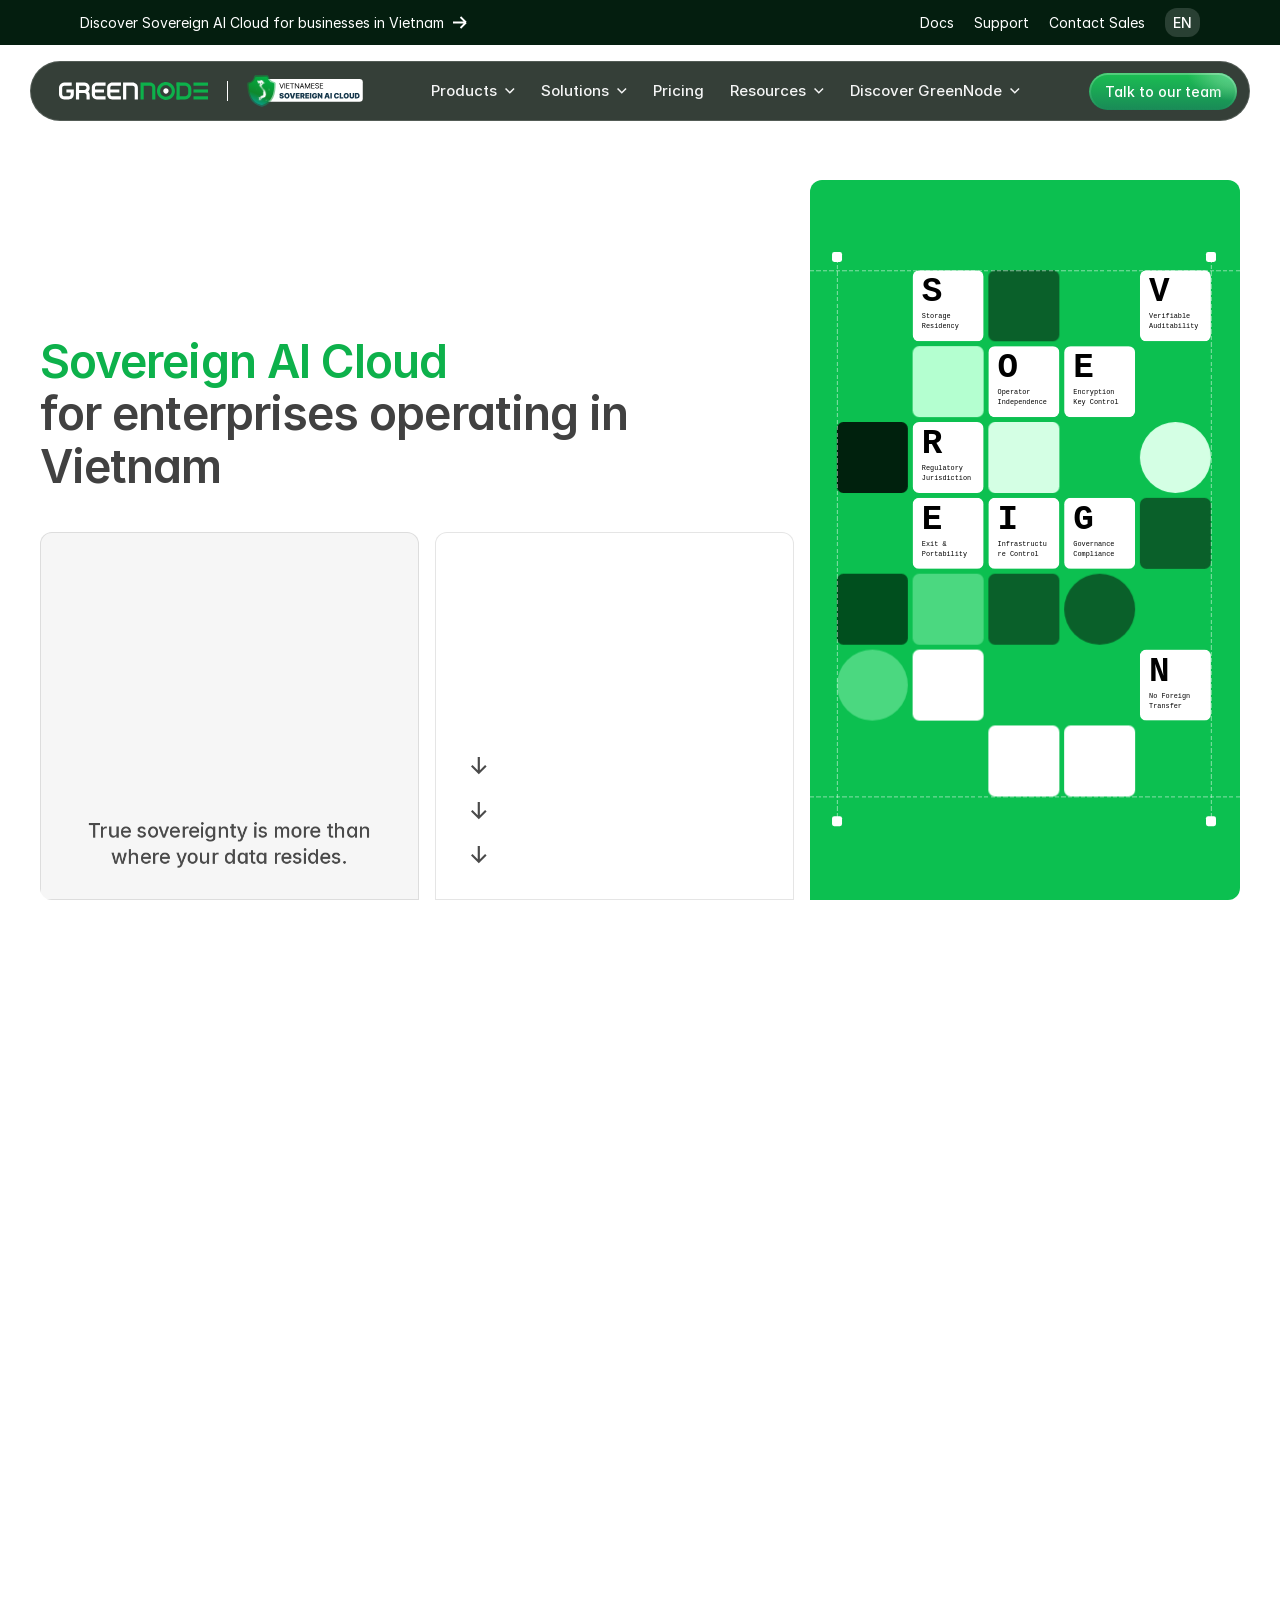
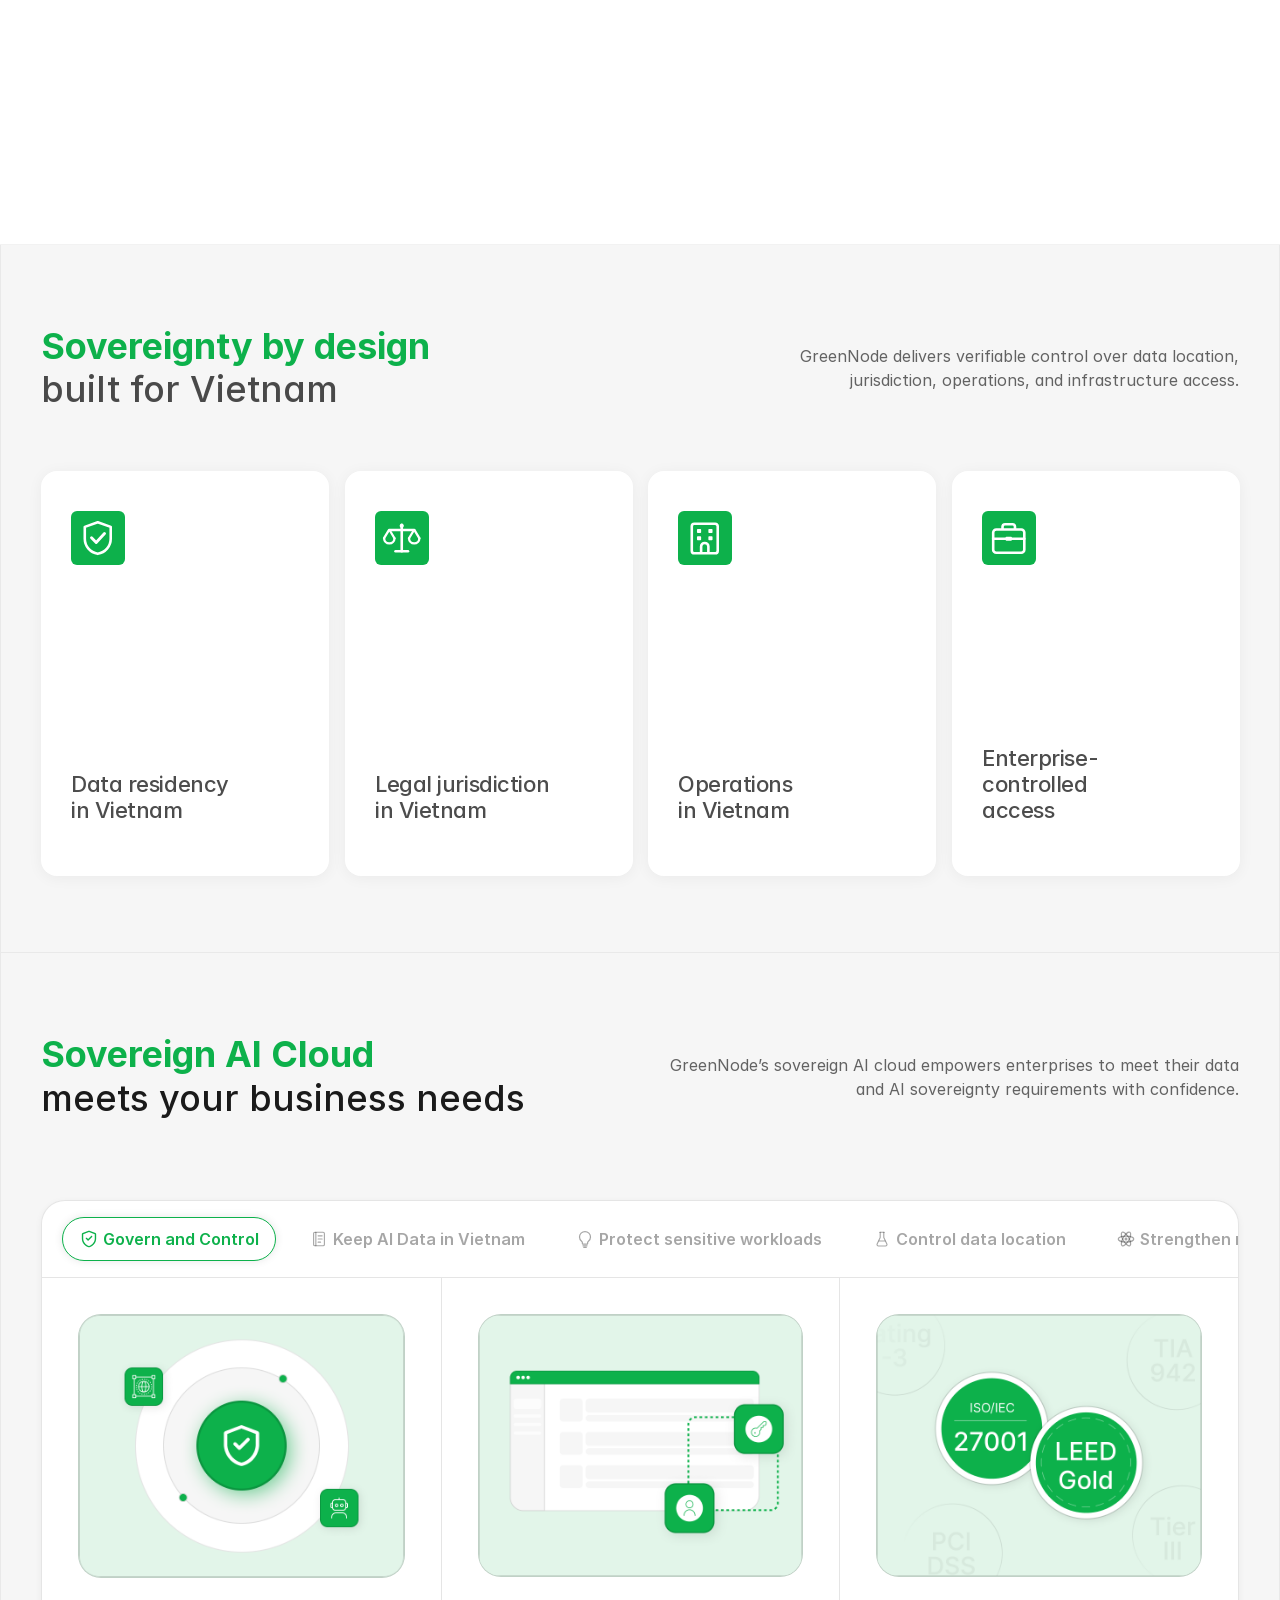
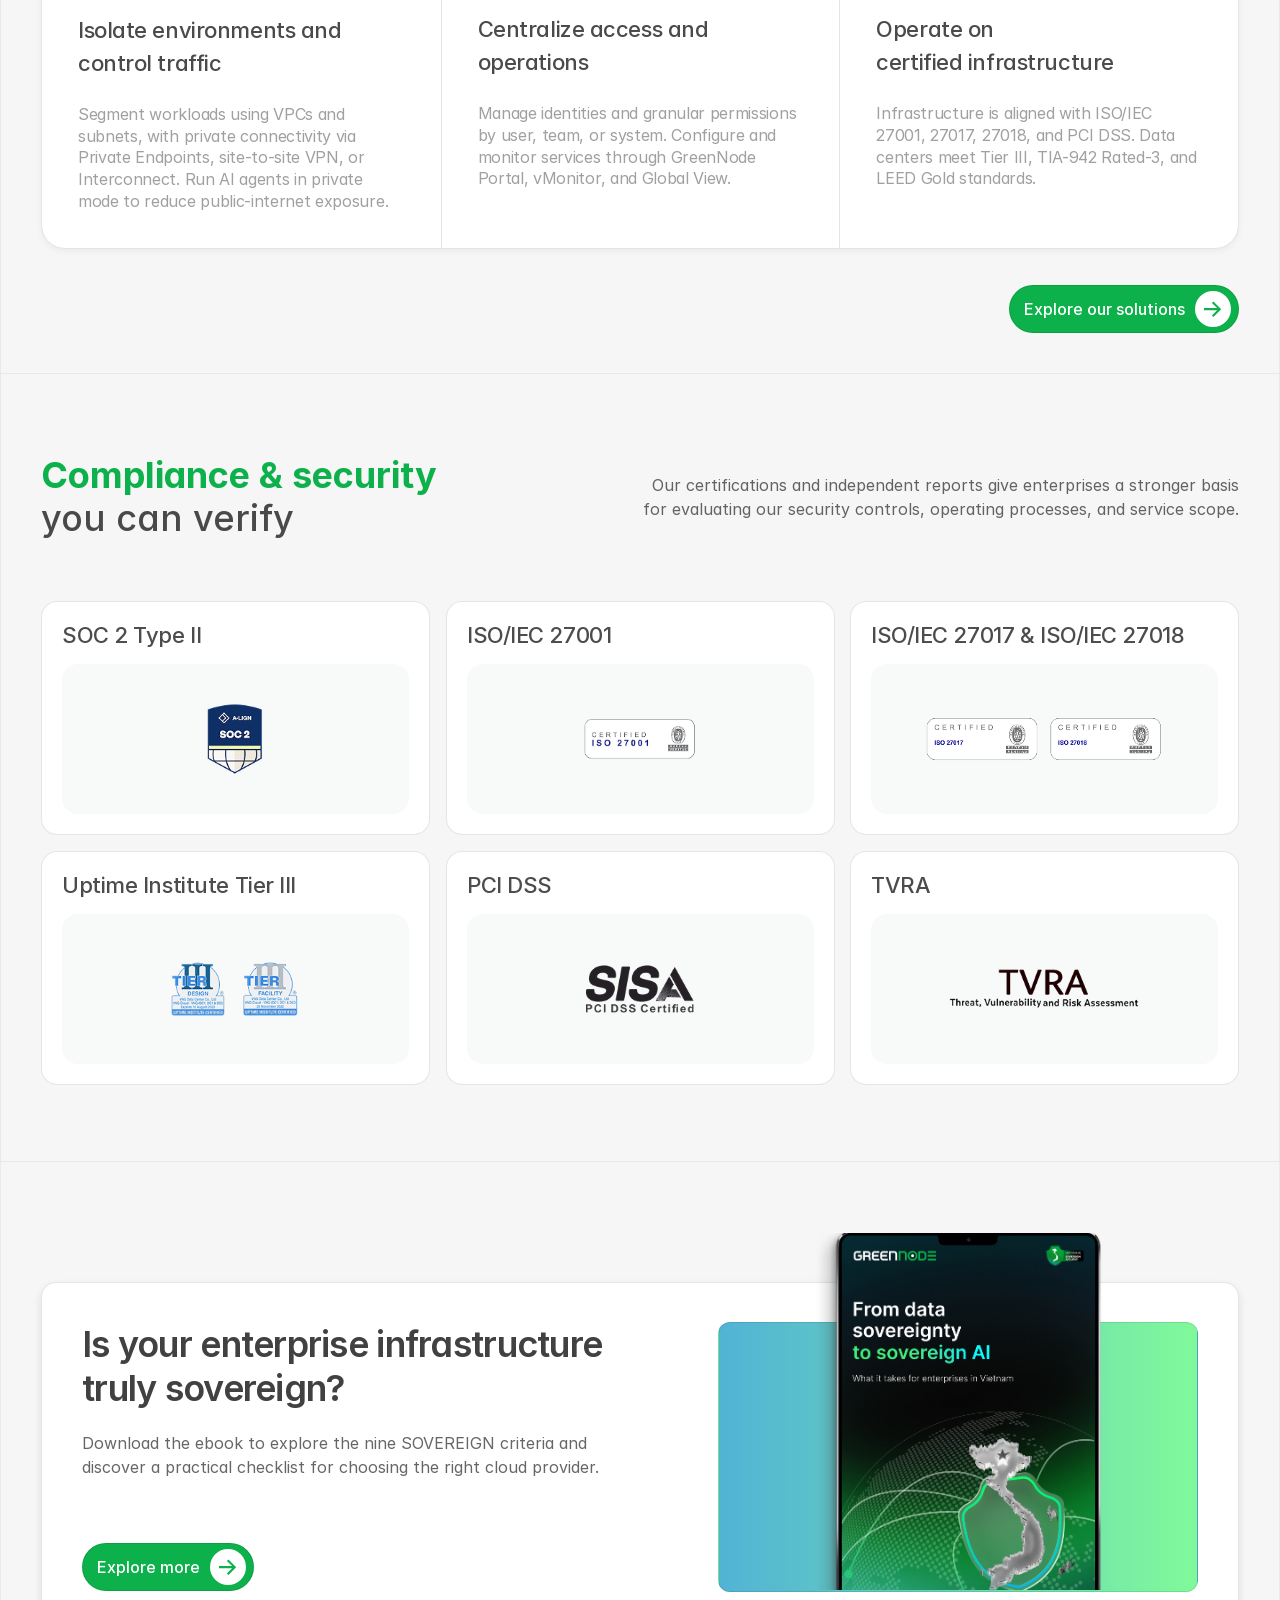
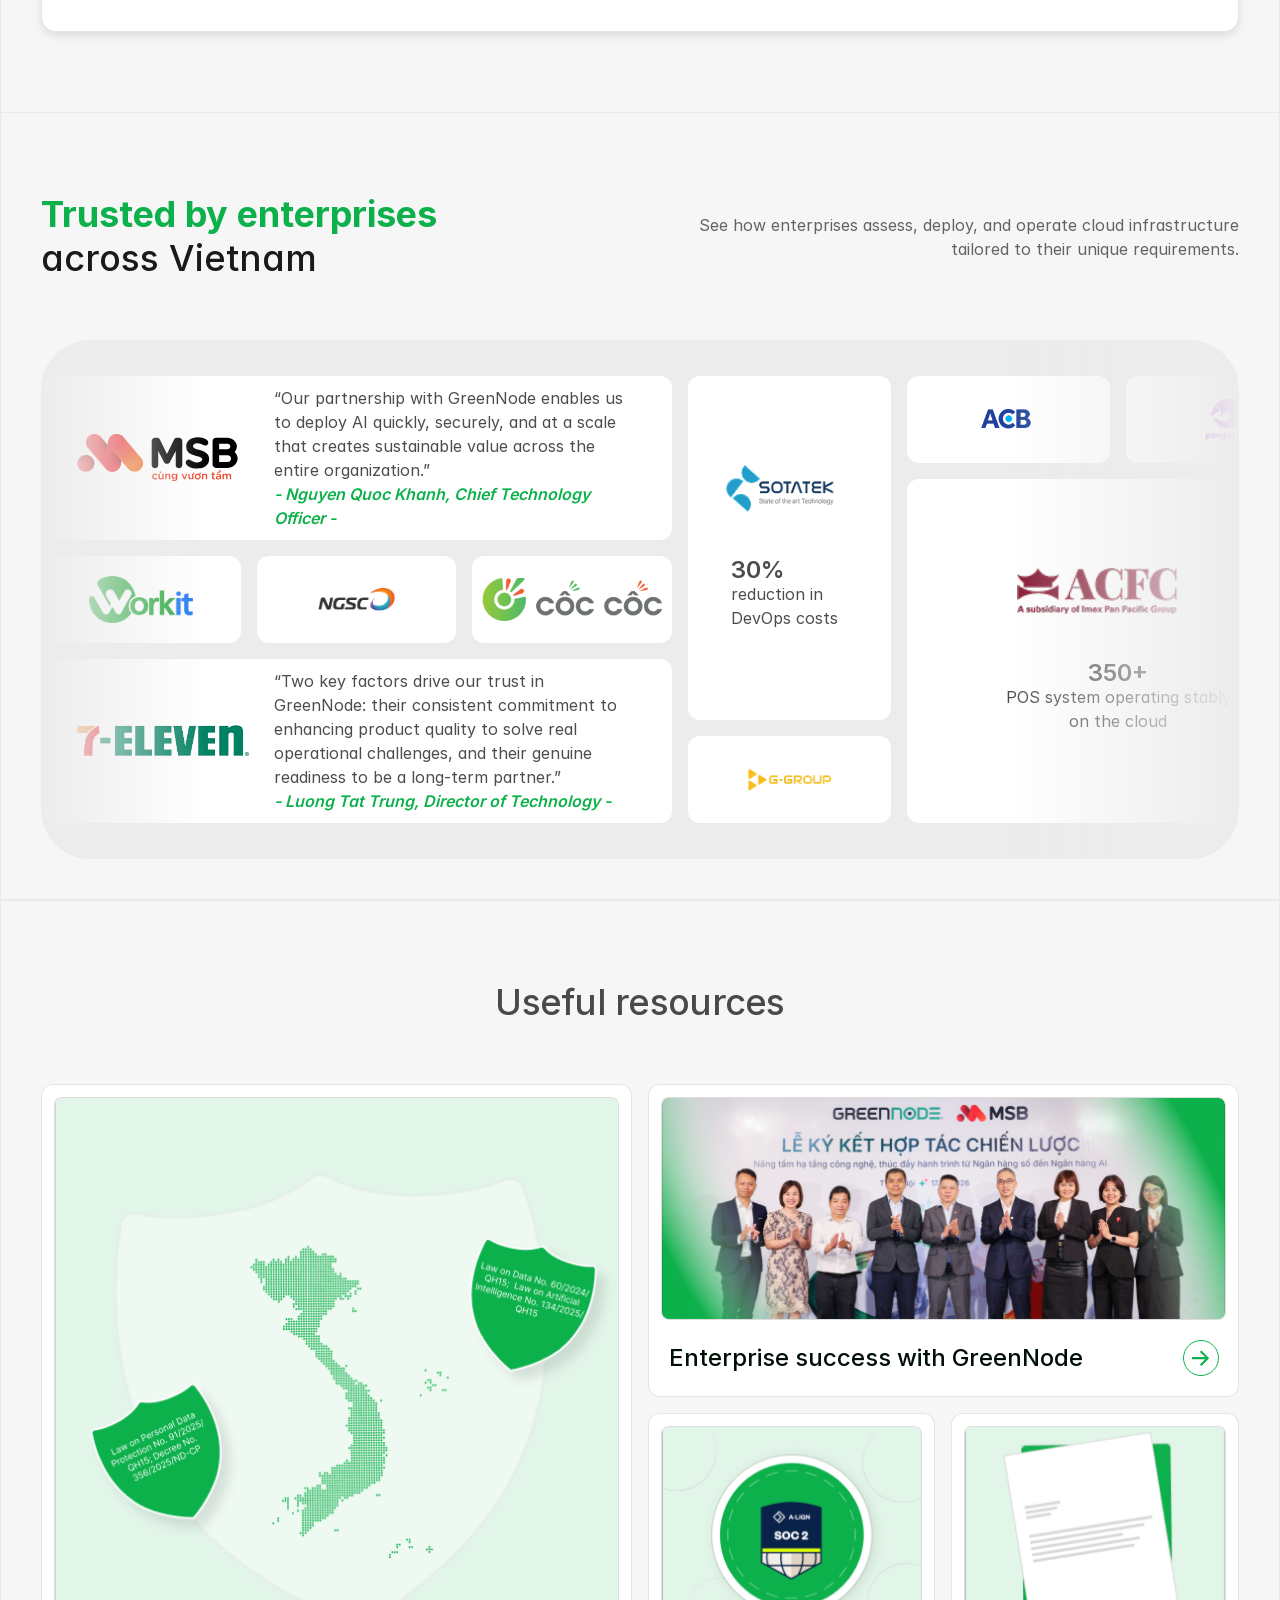
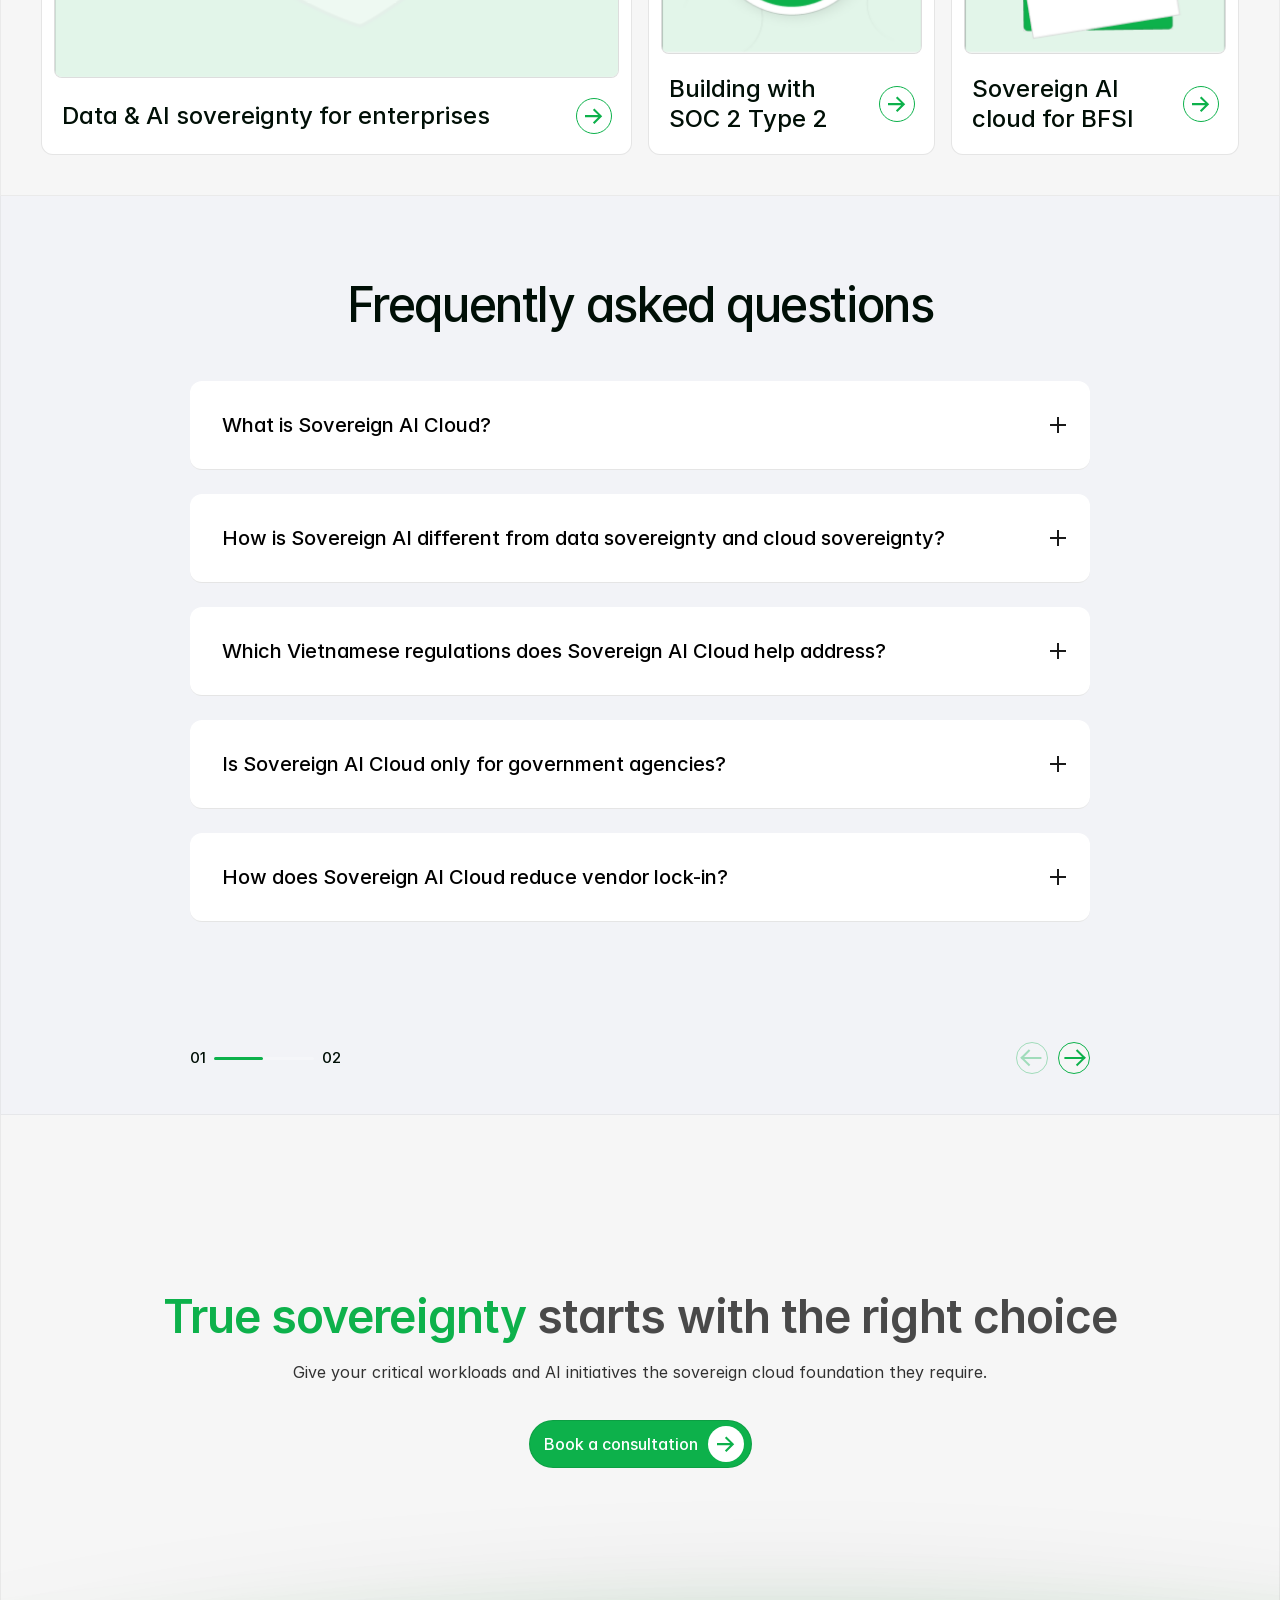
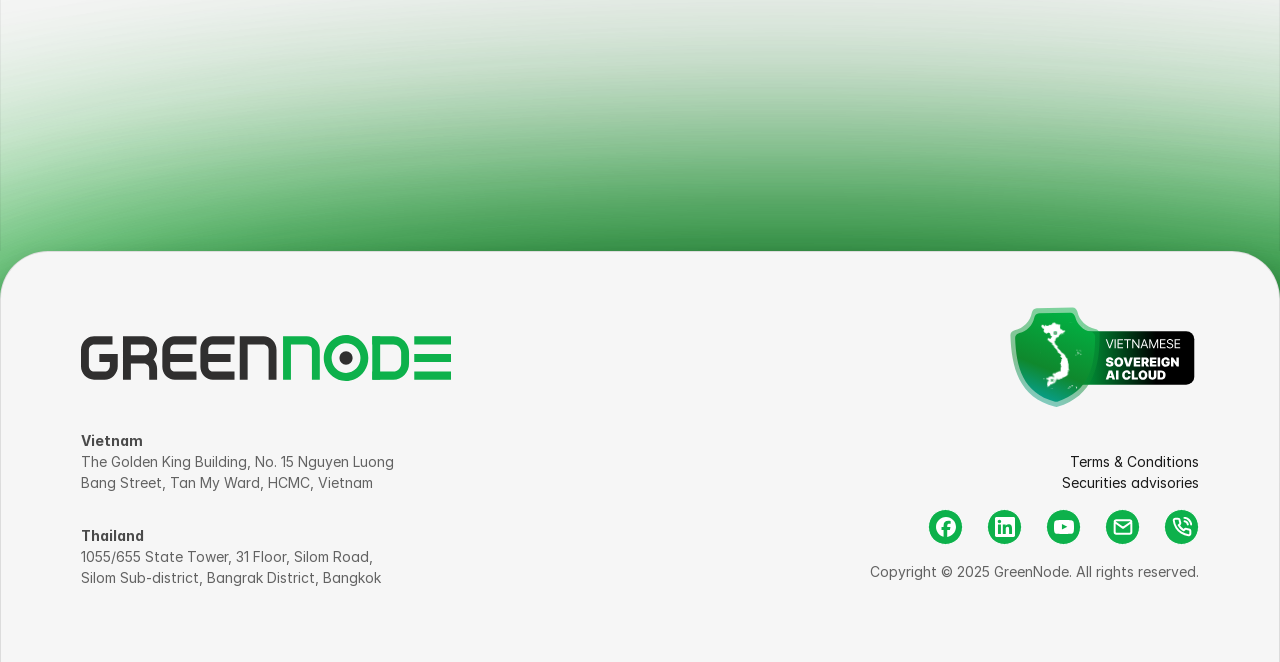
<file: sovereign-ai-cloud/index.html>
<!DOCTYPE html><html lang="en" class="light" data-theme="campaign"><head><meta charset="utf-8">
<title>GreenNode - Sovereign AI Cloud for Enterprises Operating in Vietnam (local clone)</title>
<meta name="viewport" content="width=device-width, initial-scale=1">
<link rel="stylesheet" href="styles.css"><link rel="stylesheet" href="swiper-bundle.css"><link rel="stylesheet" href="local.css"></head>
<body class="js-ready"><app-root><div class="comp-loading hide idle" style="display: none;"><div class="loading-dialog" style="transition: transform .3s; transform: scale(1);"><img src="assets/green_node_logo_color.svg" alt="Green Node Logo" width="175" height="20" class="brand-logo-main img-fluid"></div></div><main style="min-height: calc(100vh - var(--header-height)); overflow: clip; position: relative;"><app-header><div scroll class="v-header w-100 campaign-mode"><app-header-topbar><div class="topbar d-flex"><div class="topbar-container cloud-container text-body-smaller no-border d-flex" style="align-items: center; justify-content: space-between;"><div class="topbar-content"><div class="topbar-item d-flex align-items-center active" style="transition-duration: 0.5s;"><a href="#" class="d-flex btn-link position-relative t-truncate c-white has-icon"><span>Discover Sovereign AI Cloud for businesses in Vietnam</span><img class="arrow" src="assets/images/arrow.svg" alt="" width="20px" height="20px"></a></div></div><div class="topbar-nav"><a field="path" class="topbar-nav-link position-relative btn-link c-white" href="https://docs.greennode.ai">Docs</a><a field="path" class="topbar-nav-link position-relative btn-link c-white" href="https://helpdesk.greennode.ai">Support</a><a field="path" class="topbar-nav-link position-relative btn-link c-white" href="https://greennode.ai/contact-us">Contact Sales</a><div class="f-500 button-lang">EN <ul class="site-lang list-unstyled"><li class="site-item-wrap position-relative site-item selected"><a class="lang-link d-flex align-items-center" href="#" hreflang="en"><span class="nav-site-lang f-500">EN</span><span class="ml-1 f-400">(English)</span></a></li><li class="site-item-wrap position-relative site-item"><a class="lang-link d-flex align-items-center" href="https://greennode.ai/vi/campaign/sovereign-ai-cloud-ha-tang-chu-quyen" hreflang="vi"><span class="nav-site-lang f-500">VI</span><span class="ml-1 f-400">(Vietnamese)</span></a></li></ul></div></div></div></div></app-header-topbar><div id="v-navbar" class="navbar position-relative v-navbar d-flex align-items-center justify-content-between cloud-container no-border h-100"><div class="mobile-g-btn d-flex d-xl-none align-items-center"><button type="button" id="nav-toggle" data-target="mobile-navigation-menu" aria-label="Menu" aria-controls="mobile-navigation-menu" aria-expanded="false" class="navbar-toggle d-flex"><div class="menu-toggle position-relative"><span></span><span></span><span></span></div></button></div><div class="navbar-header flex-center"><a routerlink="/" class="navbar-brand brand-logo position-relative d-flex align-items-center" href="https://greennode.ai/"><img width="150" height="18" class="brand-logo-main" src="assets/greennode_logo_nav_2ed26d0ca4.svg" alt="GreenNode Logo"></a><span class="campaign-lockup align-items-center"><span aria-hidden="true" class="campaign-lockup-divider"></span><img class="campaign-lockup-logo" src="assets/greennode_campaign_sovereign_ai_cloud_label_d64220f404.svg" alt="greennode-campaign-sovereign-ai-cloud-label"></span></div><div class="navigation-group h-100"><nav id="mobile-navigation-menu" class="mm-card d-xl-none"><div class="mm-back d-flex align-items-center" inert><button type="button" class="mm-back-btn d-flex align-items-center p-0 f-500"><span aria-hidden="true" class="mm-back-icon radius-100 position-relative flex-shrink-0"></span> Go back </button></div></nav><div class="mm-backdrop d-xl-none"></div><nav id="navigation-menu" class="navbar-collapse h-100 d-none d-xl-flex justify-content-center align-items-center p-0"><ul id="menu-nav" class="menu-nav d-xl-flex align-items-xl-center list-unstyled position-relative h-100 m-0"><li class="nav-item d-xl-flex align-items-center h-100"><div class="menu-item position-relative d-flex align-items-center h-100"><a href="#" class="nav-link d-flex align-items-center justify-content-center transition-all text-body-small f-500"><span>Products</span><img src="assets/images/chevron-down.svg" alt width="10px" height="6px" class="chevron-down ml-1"></a><div><div class="child-nav child-nav-36 d-block dropdown-menu" data.id="36"><div class="child-nav-wrapper cloud-container no-border"><div class="buffer"></div><div class="child-nav-container position-relative d-flex align-items-start justify-content-center overflow-hidden"><div class="d-flex w-100 h-100 content-container"><div class="list-container d-flex flex-column flex-shrink-0"><div><div class="list-item d-flex align-items-center radius-100 active"><div class="dot"></div><div class="text-body-small f-500 list-title">Featured products</div></div></div><div><div class="list-item d-flex align-items-center radius-100"><div class="dot"></div><div class="text-body-small f-500 list-title">AI/ML</div></div></div><div><div class="list-item d-flex align-items-center radius-100"><div class="dot"></div><div class="text-body-small f-500 list-title">Compute</div></div></div><div><div class="list-item d-flex align-items-center radius-100"><div class="dot"></div><div class="text-body-small f-500 list-title">Storage</div></div></div><div><div class="list-item d-flex align-items-center radius-100"><div class="dot"></div><div class="text-body-small f-500 list-title">Networking</div></div></div><div><div class="list-item d-flex align-items-center radius-100"><div class="dot"></div><div class="text-body-small f-500 list-title">Databases</div></div></div><div><div class="list-item d-flex align-items-center radius-100"><div class="dot"></div><div class="text-body-small f-500 list-title">Management &amp; Governance</div></div></div></div><div class="list-group"><div class="nav-group-wrapper d-flex flex-column"><div class="nav-group"><div class="group-item-title"><div class="text-h2 f-500 group-title">Featured products </div><div class="text-body-base description">Get started quickly with our featured products</div></div><div class="group-item-wrapper d-grid"><a class="group-item" href="https://greennode.ai/product/gpu-instances"><div class="d-flex"><div class="text-body-small f-600">GPU instances</div><img src="assets/images/arrow-black.svg" alt width="22px" height="22px" class="arrow"></div><div class="description text-body-smaller">Optimized for various AI and HPC workloads</div></a><a class="group-item" href="https://greennode.ai/product/cpu-instances"><div class="d-flex"><div class="text-body-small f-600">CPU instances</div><img src="assets/images/arrow-black.svg" alt width="22px" height="22px" class="arrow"></div><div class="description text-body-smaller">Secure and scalable compute resources for any virtual workloads</div></a><a class="group-item" href="https://greennode.ai/product/vks"><div class="d-flex"><div class="text-body-small f-600">Kubernetes (VKS)</div><img src="assets/images/arrow-black.svg" alt width="22px" height="22px" class="arrow"></div><div class="description text-body-smaller">Fully managed Kubernetes built for teams deploying applications at scale</div></a><a class="group-item" href="https://greennode.ai/product/ai-platform"><div class="d-flex"><div class="text-body-small f-600">AI Platform</div><img src="assets/images/arrow-black.svg" alt width="22px" height="22px" class="arrow"></div><div class="description text-body-smaller">Unified platform to train, fine-tune, and deploy AI models at scale</div></a><a class="group-item" href="https://greennode.ai/product/model-as-a-service"><div class="d-flex"><div class="text-body-small f-600">Model as a Service (MaaS)</div><img src="assets/images/arrow-black.svg" alt width="22px" height="22px" class="arrow"></div><div class="description text-body-smaller">Library of 20+ ready-to-use AI models for diverse applications</div></a><a class="group-item" href="https://greennode.ai/product/agentbase"><div class="d-flex"><div class="text-body-small f-600">AgentBase</div><img src="assets/images/arrow-black.svg" alt width="22px" height="22px" class="arrow"></div><div class="description text-body-smaller">Deploy agents from prototype to production faster, securely, and effectively.</div></a></div></div><div class="nav-group d-none"><div class="group-item-title"><div class="text-h2 f-500 group-title">AI/ML </div><div class="text-body-base description">Experiment and build AI innovation across your business</div></div><div class="group-item-wrapper d-grid"><a class="group-item" href="https://greennode.ai/product/ai-platform"><div class="d-flex"><div class="text-body-small f-600">AI Platform</div><img src="assets/images/arrow-black.svg" alt width="22px" height="22px" class="arrow"></div><div class="description text-body-smaller">Unified platform to train, fine-tune, and deploy AI models at scale</div></a><a class="group-item" href="https://greennode.ai/product/model-as-a-service"><div class="d-flex"><div class="text-body-small f-600">Model as a Service (MaaS)</div><img src="assets/images/arrow-black.svg" alt width="22px" height="22px" class="arrow"></div><div class="description text-body-smaller">Library of 20+ ready-to-use AI models for diverse applications</div></a><a class="group-item" href="https://greennode.ai/product/greennode-idp"><div class="d-flex"><div class="text-body-small f-600">Intelligent Document Processing (IDP)</div><img src="assets/images/arrow-black.svg" alt width="22px" height="22px" class="arrow"></div><div class="description text-body-smaller">AI-powered document processing for improved efficiency</div></a><a class="group-item" href="https://greennode.ai/product/agentbase"><div class="d-flex"><div class="text-body-small f-600">AgentBase</div><img src="assets/images/arrow-black.svg" alt width="22px" height="22px" class="arrow"></div><div class="description text-body-smaller">Deploy agents from prototype to production faster, securely, and effectively.</div></a><a class="group-item" href="https://greennode.ai/product/one-click-openclaw-deployment"><div class="d-flex"><div class="text-body-small f-600">OpenClaw 1-Click</div><img src="assets/images/arrow-black.svg" alt width="22px" height="22px" class="arrow"></div><div class="description text-body-smaller">Deploy and run OpenClaw agents 24/7</div></a></div></div><div class="nav-group d-none"><div class="group-item-title"><div class="text-h2 f-500 group-title">Compute </div><div class="text-body-base description">Deploy instances and containers computing</div></div><div class="group-item-wrapper d-grid"><a class="group-item" href="https://greennode.ai/product/gpu-instances"><div class="d-flex"><div class="text-body-small f-600">GPU instances</div><img src="assets/images/arrow-black.svg" alt width="22px" height="22px" class="arrow"></div><div class="description text-body-smaller">Optimized for various AI and HPC workloads</div></a><a class="group-item" href="https://greennode.ai/product/cpu-instances"><div class="d-flex"><div class="text-body-small f-600">CPU instances</div><img src="assets/images/arrow-black.svg" alt width="22px" height="22px" class="arrow"></div><div class="description text-body-smaller">Secure and scalable compute resources for any virtual workloads</div></a><a class="group-item" href="https://greennode.ai/product/vks"><div class="d-flex"><div class="text-body-small f-600">Kubernetes (VKS)</div><img src="assets/images/arrow-black.svg" alt width="22px" height="22px" class="arrow"></div><div class="description text-body-smaller">Fully managed Kubernetes built for teams deploying applications at scale</div></a></div></div><div class="nav-group d-none"><div class="group-item-title"><div class="text-h2 f-500 group-title">Storage </div><div class="text-body-base description">Securely store and manage data for every workload</div></div><div class="group-item-wrapper d-grid"><a class="group-item" href="https://greennode.ai/product/file-storage"><div class="d-flex"><div class="text-body-small f-600">File Storage</div><img src="assets/images/arrow-black.svg" alt width="22px" height="22px" class="arrow"></div><div class="description text-body-smaller">Elastic file storage with comprehensive data access and security</div></a><a class="group-item" href="https://greennode.ai/product/object-storage"><div class="d-flex"><div class="text-body-small f-600">Object storage</div><img src="assets/images/arrow-black.svg" alt width="22px" height="22px" class="arrow"></div><div class="description text-body-smaller">Object storage with unlimited virtual scale</div></a><a class="group-item" href="https://greennode.ai/product/block-storage"><div class="d-flex"><div class="text-body-small f-600">Block storage</div><img src="assets/images/arrow-black.svg" alt width="22px" height="22px" class="arrow"></div><div class="description text-body-smaller">Block storage built for mission-critical workloads</div></a><a class="group-item" href="https://greennode.ai/product/backup"><div class="d-flex"><div class="text-body-small f-600">Backup</div><img src="assets/images/arrow-black.svg" alt width="22px" height="22px" class="arrow"></div><div class="description text-body-smaller">Automated, encrypted backups with instant recovery and ransomware protection.</div></a><a class="group-item" href="https://greennode.ai/product/snapshots"><div class="d-flex"><div class="text-body-small f-600">Snapshots</div><img src="assets/images/arrow-black.svg" alt width="22px" height="22px" class="arrow"></div><div class="description text-body-smaller">Incremental disk snapshots with instant rollback, zero downtime.</div></a><a class="group-item" href="https://greennode.ai/product/data-recovery-center"><div class="d-flex"><div class="text-body-small f-600">DR Center</div><img src="assets/images/arrow-black.svg" alt width="22px" height="22px" class="arrow"></div><div class="description text-body-smaller">Real-time replication, instant failover, zero disruption.</div></a></div></div><div class="nav-group d-none"><div class="group-item-title"><div class="text-h2 f-500 group-title">Networking &amp; Content delivery </div><div class="text-body-base description">Run workload on a secure and reliable regional network</div></div><div class="group-item-wrapper d-grid"><a class="group-item" href="https://greennode.ai/product/vpc"><div class="d-flex"><div class="text-body-small f-600">VPC</div><img src="assets/images/arrow-black.svg" alt width="22px" height="22px" class="arrow"></div><div class="description text-body-smaller">Network environment that belongs to the defined enterprise and is independent of other businesses on GreenNode</div></a><a class="group-item" href="https://greennode.ai/product/Load-Balancer"><div class="d-flex"><div class="text-body-small f-600">Load Balancer</div><img src="assets/images/arrow-black.svg" alt width="22px" height="22px" class="arrow"></div><div class="description text-body-smaller">Distribute network traffic to multiple back-end servers in a computer group</div></a><a class="group-item" href="https://greennode.ai/product/Interconnect"><div class="d-flex"><div class="text-body-small f-600">Interconnect</div><img src="assets/images/arrow-black.svg" alt width="22px" height="22px" class="arrow"></div><div class="description text-body-smaller">Data moves through the internal network system of GreenNode without the need to use the public Internet.</div></a><a class="group-item" href="https://greennode.ai/product/cross-connect"><div class="d-flex"><div class="text-body-small f-600">Cross Connect</div><img src="assets/images/arrow-black.svg" alt width="22px" height="22px" class="arrow"></div><div class="description text-body-smaller">Network connection between two VPCs that allows you to route traffic</div></a><a class="group-item" href="https://greennode.ai/product/vpn-site-to-site"><div class="d-flex"><div class="text-body-small f-600">VPN Site to Site</div><img src="assets/images/arrow-black.svg" alt width="22px" height="22px" class="arrow"></div><div class="description text-body-smaller">Private connection to communicate between two or more private network</div></a><a class="group-item" href="https://greennode.ai/product/vWAF"><div class="d-flex"><div class="text-body-small f-600">vWAF</div><img src="assets/images/arrow-black.svg" alt width="22px" height="22px" class="arrow"></div><div class="description text-body-smaller">Security solution designed to protect web applications and APIs</div></a><a class="group-item" href="https://greennode.ai/product/vcdn"><div class="d-flex"><div class="text-body-small f-600">vCDN</div><img src="assets/images/arrow-black.svg" alt width="22px" height="22px" class="arrow"></div><div class="description text-body-smaller">Accelerates the speed of websites and mobile applications</div></a></div></div><div class="nav-group d-none"><div class="group-item-title"><div class="text-h2 f-500 group-title">Databases </div><div class="text-body-base description">Power AI and data-driven applications at any scale</div></div><div class="group-item-wrapper d-grid"><a class="group-item" href="https://greennode.ai/product/vdb-postgresql"><div class="d-flex"><div class="text-body-small f-600">vDB PostgreSQL</div><img src="assets/images/arrow-black.svg" alt width="22px" height="22px" class="arrow"></div><div class="description text-body-smaller">Managed relational database for enterprise-grade data integrity and complex queries</div></a><a class="group-item" href="https://greennode.ai/product/vdb-mysql"><div class="d-flex"><div class="text-body-small f-600">vDB MySQL</div><img src="assets/images/arrow-black.svg" alt width="22px" height="22px" class="arrow"></div><div class="description text-body-smaller">High-performance relational database for web-scale applications</div></a><a class="group-item" href="https://greennode.ai/product/vdb-kafka"><div class="d-flex"><div class="text-body-small f-600">vDB Kafka</div><img src="assets/images/arrow-black.svg" alt width="22px" height="22px" class="arrow"></div><div class="description text-body-smaller">Distributed streaming platform for real-time data pipelines</div></a><a class="group-item" href="https://greennode.ai/product/vdb-redis"><div class="d-flex"><div class="text-body-small f-600">vDB Redis</div><img src="assets/images/arrow-black.svg" alt width="22px" height="22px" class="arrow"></div><div class="description text-body-smaller">In-memory data store for ultra-fast caching and real-time operations</div></a><a class="group-item" href="https://greennode.ai/product/vdb-opensearch"><div class="d-flex"><div class="text-body-small f-600">vDB OpenSearch</div><img src="assets/images/arrow-black.svg" alt width="22px" height="22px" class="arrow"></div><div class="description text-body-smaller">Search and analytics engine for logs, metrics and observability</div></a><a class="group-item" href="https://greennode.ai/product/vdb-mariadb"><div class="d-flex"><div class="text-body-small f-600">vDB MariaDB</div><img src="assets/images/arrow-black.svg" alt width="22px" height="22px" class="arrow"></div><div class="description text-body-smaller">Enterprise relational database with high availability and synchronous replication</div></a></div></div><div class="nav-group d-none"><div class="group-item-title"><div class="text-h2 f-500 group-title">Management &amp; Governance </div><div class="text-body-base description">Enforce policies, control access, and govern resources at scale</div></div><div class="group-item-wrapper d-grid"><a class="group-item" href="https://greennode.ai/product/iam"><div class="d-flex"><div class="text-body-small f-600">IAM</div><img src="assets/images/arrow-black.svg" alt width="22px" height="22px" class="arrow"></div><div class="description text-body-smaller">Centralized identity and access control for GreenNode services.</div></a><a class="group-item" href="https://greennode.ai/product/vmonitor-platform"><div class="d-flex"><div class="text-body-small f-600">vMonitor</div><img src="assets/images/arrow-black.svg" alt width="22px" height="22px" class="arrow"></div><div class="description text-body-smaller">Continuous monitoring for system performance and health.</div></a></div></div></div></div></div></div></div></div></div></div><div class="menu-backdrop"></div></li><li class="nav-item d-xl-flex align-items-center h-100"><div class="menu-item position-relative d-flex align-items-center h-100"><a href="#" class="nav-link d-flex align-items-center justify-content-center transition-all text-body-small f-500"><span>Solutions</span><img src="assets/images/chevron-down.svg" alt width="10px" height="6px" class="chevron-down ml-1"></a><div><div class="child-nav child-nav-70 d-block dropdown-menu" data.id="70"><div class="child-nav-wrapper cloud-container no-border"><div class="buffer"></div><div class="child-nav-container position-relative d-flex align-items-start justify-content-center overflow-hidden"><div class="d-flex w-100 h-100 content-container"><div class="list-container d-flex flex-column flex-shrink-0"><div><div class="list-item d-flex align-items-center radius-100 active"><div class="dot"></div><div class="text-body-small f-500 list-title">By Industry</div></div></div></div><div class="list-group"><div class="nav-group-wrapper d-flex flex-column"><div class="nav-group"><div class="group-item-title"><div class="text-h2 f-500 group-title">By Industry </div><div class="text-body-base description">AI and Cloud solutions tailored for your business needs</div></div><div class="group-item-wrapper d-grid"><a class="group-item" href="https://greennode.ai/solution/bfsi"><div class="d-flex"><div class="text-body-small f-600">Financial services</div><img src="assets/images/arrow-black.svg" alt width="22px" height="22px" class="arrow"></div><div class="description text-body-smaller">Power financial services on sovereign cloud built for every critical workload</div></a><a class="group-item" href="https://greennode.ai/solution/retail"><div class="d-flex"><div class="text-body-small f-600">Retail</div><img src="assets/images/arrow-black.svg" alt width="22px" height="22px" class="arrow"></div><div class="description text-body-smaller">Modernize retail infrastructure for seamless, scalable growth</div></a></div></div></div></div></div></div></div></div></div></div><div class="menu-backdrop"></div></li><li class="nav-item d-xl-flex align-items-center h-100"><div class="menu-item position-relative d-flex align-items-center h-100"><a class="nav-link d-flex align-items-center justify-content-center transition-all text-body-small f-500" href="https://greennode.ai/pricing"><span>Pricing</span></a></div><div class="menu-backdrop"></div></li><li class="nav-item d-xl-flex align-items-center h-100"><div class="menu-item position-relative d-flex align-items-center h-100"><a href="#" class="nav-link d-flex align-items-center justify-content-center transition-all text-body-small f-500"><span>Resources</span><img src="assets/images/chevron-down.svg" alt width="10px" height="6px" class="chevron-down ml-1"></a><div><div class="child-nav child-nav-74 d-block dropdown-menu" data.id="74"><div class="child-nav-wrapper cloud-container no-border"><div class="buffer"></div><div class="child-nav-container position-relative d-flex align-items-start justify-content-center overflow-hidden"><div class="d-flex w-100 h-100 content-container"><div class="list-group"><div class="nav-group-wrapper image-template d-flex flex-column"><div class="nav-group"><div class="group-item-title mb-0"><div class="text-body-large f-600 group-title"> Discover &amp; Learn</div></div><div class="group-item-wrapper grid-2 d-grid"><a class="group-item" href="https://greennode.ai/blog"><div class="d-flex"><div class="text-body-small f-600">Tech blogs</div><img src="assets/images/arrow-black.svg" alt width="22px" height="22px" class="arrow"></div><div class="description text-body-smaller">Explore latest insights, frameworks, and best practices for smarter solutions</div></a><a class="group-item" href="https://greennode.ai/tutorial"><div class="d-flex"><div class="text-body-small f-600">Tutorials</div><img src="assets/images/arrow-black.svg" alt width="22px" height="22px" class="arrow"></div><div class="description text-body-smaller">Get started with step-by-step instructions for specific use cases</div></a><a class="group-item" href="https://docs.vngcloud.vn/vng-cloud-document"><div class="d-flex"><div class="text-body-small f-600">Portal documentation</div><img src="assets/images/arrow-black.svg" alt width="22px" height="22px" class="arrow"></div><div class="description text-body-smaller">Access to technical guides and reference to leverage the most of GreenNode</div></a><a class="group-item" href="https://greennode.ai/customer-story"><div class="d-flex"><div class="text-body-small f-600">Success stories</div><img src="assets/images/arrow-black.svg" alt width="22px" height="22px" class="arrow"></div><div class="description text-body-smaller">See how businesses transform with practical AI and cloud implementations</div></a></div></div><div class="nav-group"><div class="group-item-title mb-0"><div class="text-body-large f-600 group-title"> Connect &amp; Support</div></div><div class="group-item-wrapper grid-2 d-grid"><a class="group-item" href="https://health.greennode.ai"><div class="d-flex"><div class="text-body-small f-600">System status</div><img src="assets/images/arrow-black.svg" alt width="22px" height="22px" class="arrow"></div><div class="description text-body-smaller">Monitor real-time system performance and stay informed on service availability</div></a><a class="group-item" href="https://helpdesk.greennode.ai/portal/en/home"><div class="d-flex"><div class="text-body-small f-600">Customer support</div><img src="assets/images/arrow-black.svg" alt width="22px" height="22px" class="arrow"></div><div class="description text-body-smaller">Chat with us for proactive guidance, issue resolution, and further support</div></a></div></div></div></div><div class="image-wrapper d-flex p-3 flex-shrink-0"><a class="group-item flex d-flex flex-column p-2" href="https://marketplace.console.greennode.ai/"><div class="banner-image bg-cover position-relative flex mb-2 lazyload" data-bgset="assets/Maketplace_ngang_c598105429.jpg"></div><div class="d-flex"><div class="text-body-small f-600">Marketplace</div><img src="assets/images/arrow-black.svg" alt width="22px" height="22px" class="arrow"></div><div class="description text-body-smaller">Discover and deploy AI and cloud tools instantly</div></a></div></div></div></div></div></div></div><div class="menu-backdrop"></div></li><li class="nav-item d-xl-flex align-items-center h-100"><div class="menu-item position-relative d-flex align-items-center h-100"><a href="#" class="nav-link d-flex align-items-center justify-content-center transition-all text-body-small f-500"><span>Discover GreenNode</span><img src="assets/images/chevron-down.svg" alt width="10px" height="6px" class="chevron-down ml-1"></a><div><div class="child-nav child-nav-83 d-block dropdown-menu" data.id="83"><div class="child-nav-wrapper cloud-container no-border"><div class="buffer"></div><div class="child-nav-container position-relative d-flex align-items-start justify-content-center overflow-hidden"><div class="d-flex w-100 h-100 content-container"><div class="list-group"><div class="nav-group-wrapper video-template d-flex flex-column"><div class="group-wrapper d-flex p-3"><a class="video-group d-block p-2 group-item" href="https://greennode.ai/about-us"><div class="banner-image bg-cover position-relative w-100 mb-2 lazyload" data-bgset="assets/About_Us_339129056d.png"></div><div class="d-flex"><div class="text-body-large f-700">About us</div><img src="assets/images/arrow-black.svg" alt width="22px" height="22px" class="arrow"></div><div class="text-body-smaller description">GreenNode, a leading AI and Cloud provider in SEA, delivers secure, scalable, and cost-efficient solutions to help enterprises accelerate digital transformation and growth</div></a><div class="content-group flex d-flex flex-column justify-content-between"><div class="nav-group"><div class="group-item-title mb-0"><div class="text-body-large f-600 group-title"> Trust &amp; Transparecy </div></div><div class="group-item-wrapper grid-2 d-grid"><a class="group-item" href="https://health.greennode.ai/"><div class="d-flex"><div class="text-body-small f-600">Services Health</div><img src="assets/images/arrow-black.svg" alt width="22px" height="22px" class="arrow"></div><div class="description text-body-smaller">View the current and historical status of all GreenNode services</div></a><a class="group-item" href="https://greennode.ai/terms-of-service"><div class="d-flex"><div class="text-body-small f-600">Terms of service</div><img src="assets/images/arrow-black.svg" alt width="22px" height="22px" class="arrow"></div><div class="description text-body-smaller">Explore our service duration and contractual terms</div></a><a class="group-item" href="https://greennode.ai/security-advisories"><div class="d-flex"><div class="text-body-small f-600">Security advisories</div><img src="assets/images/arrow-black.svg" alt width="22px" height="22px" class="arrow"></div><div class="description text-body-smaller">Stay informed about the latest security updates, vulnerabilities, and guidance</div></a></div></div></div></div></div></div></div></div></div></div></div></div><div class="menu-backdrop"></div></li></ul><div aria-hidden="true" class="dropdown-stage"><div class="cloud-container no-border"><div class="buffer"></div><div class="dropdown-stage-card"></div></div></div></nav></div><div class="options-menu right h-100"><ul class="menu-right d-flex align-items-center h-100 list-unstyled"><li class="nav-item h-100 nav-item-btn d-none d-lg-flex align-items-center is-campaign-cta"><a class="flex-center transition-all position-relative overflow-hidden radius-100 text-body-smaller f-500 btn-sign-in btn btn-primary" id="btn-header-2435" href="https://forms.zohopublic.com/vngdb/form/GreenNodeContactoursalesteam/formperma/IaBaOHP_-ZsZ6L160XrNFc7kfazT0rzCitXu2TJxTfc?zf_pf_id=772425"> Talk to our team </a></li></ul></div></div></div><div class="v-header-mask">&nbsp;</div></app-header><router-outlet></router-outlet><app-layout><router-outlet></router-outlet><app-campaign><div class="campaign"><app-sovereign-intro><section class="sov-intro pb-0 intro gn-section position-relative" id="intro"><div class="sov-intro__stage"><div class="cloud-container no-border sov-intro__container no-pb w-100"><div class="sov-intro__row position-relative d-flex"><div class="sov-intro__main d-flex flex-column gap"><div class="sov-intro__head"><h1 class="sov-intro__title hero-reveal f-600 m-0"><span class="primary-color ">Sovereign AI Cloud</span> <br class="d-none d-md-block">for enterprises operating in <br class="d-none d-md-block">Vietnam</h1></div><div class="sov-intro__panels"><div class="sov-intro__panel sov-intro__panel--note position-relative"><div aria-hidden="true" class="sov-intro__surface"><div class="sov-intro__map"><img lazyload class="sov-intro__map-img d-block w-100 h-100" width="381" height="604" src="assets/greennode_campaign_sovereign_vietnam_dotted_map_c970adabb0.svg" alt="greennode campaign sovereign vietnam dotted map"><i class="sov-intro__pin" style="left: 26.12%; top: 13.33%;"></i><i class="sov-intro__pin" style="left: 32.41%; top: 14.98%;"></i><i class="sov-intro__pin" style="left: 41.08%; top: 75.25%;"></i><i class="sov-intro__pin" style="left: 35.04%; top: 78.06%;"></i><i class="sov-intro__pin" style="left: 42.65%; top: 79.72%;"></i></div></div><p class="sov-intro__note m-0"><span class="primary-color ">True sovereignty</span> is more than <br class="d-none d-md-block">where your data resides.</p></div><div class="sov-intro__panel sov-intro__panel--flow position-relative"><div aria-hidden="true" class="sov-intro__flow d-flex flex-column"><span class="sov-intro__arrow f-500 d-block"><svg width="16" height="18" viewBox="0 0 16 18" fill="none" xmlns="http://www.w3.org/2000/svg"><path d="M0.00025097 9.40504L1.48833 7.90025L6.7133 13.1252L6.71331 8.08137e-05L8.8869 8.09087e-05L8.8869 13.1252L14.1035 7.90025L15.6 9.40505L7.8001 17.2049L0.00025097 9.40504Z" fill="#4A4A4A" style="animation-delay: 0.2s;"/></svg></span><span class="sov-intro__arrow f-500 d-block"><svg width="16" height="18" viewBox="0 0 16 18" fill="none" xmlns="http://www.w3.org/2000/svg"><path d="M0.00025097 9.40504L1.48833 7.90025L6.7133 13.1252L6.71331 8.08137e-05L8.8869 8.09087e-05L8.8869 13.1252L14.1035 7.90025L15.6 9.40505L7.8001 17.2049L0.00025097 9.40504Z" fill="#4A4A4A" style="animation-delay: 0.4s;"/></svg></span><span class="sov-intro__arrow f-500 d-block"><svg width="16" height="18" viewBox="0 0 16 18" fill="none" xmlns="http://www.w3.org/2000/svg"><path d="M0.00025097 9.40504L1.48833 7.90025L6.7133 13.1252L6.71331 8.08137e-05L8.8869 8.09087e-05L8.8869 13.1252L14.1035 7.90025L15.6 9.40505L7.8001 17.2049L0.00025097 9.40504Z" fill="#4A4A4A" style="animation-delay: 0.6000000000000001s;"/></svg></span></div></div></div></div><app-sovereign-board class="sov-intro__board"><section class="sov-section position-relative" id="sovereign-intro-board"><div class="sov-wrap" style="justify-content: center;"><div class="sov-board" style="--sov-t: 900ms; max-width: none; border-radius: 12px 12px 0 0; background-color: #0cc050;"><div aria-hidden="true" class="sov-guide"><i class="sov-guide__v" style="transform: translate(calc(var(--sov-u) * 25), calc(var(--sov-u) * 67));"></i><i class="sov-guide__v" style="transform: translate(calc(var(--sov-u) * 373), calc(var(--sov-u) * 67));"></i><i class="sov-guide__h" style="transform: translateY(calc(var(--sov-u) * 84));"></i><i class="sov-guide__h" style="transform: translateY(calc(var(--sov-u) * 573.6));"></i><i class="sov-guide__dot" style="transform: translate(calc(var(--sov-u) * 20.5), calc(var(--sov-u) * 67));"></i><i class="sov-guide__dot" style="transform: translate(calc(var(--sov-u) * 368.5), calc(var(--sov-u) * 67));"></i><i class="sov-guide__dot" style="transform: translate(calc(var(--sov-u) * 20.5), calc(var(--sov-u) * 592));"></i><i class="sov-guide__dot" style="transform: translate(calc(var(--sov-u) * 368.5), calc(var(--sov-u) * 592));"></i></div><i aria-hidden="true" class="sov-tile" style="transform: translate(calc(var(--sov-u) * 166), calc(var(--sov-u) * 84)) rotate(0deg) scale(1); width: calc(var(--sov-u) * 66); height: calc(var(--sov-u) * 66); border-radius: calc(var(--sov-u) * 6) calc(var(--sov-u) * 6) calc(var(--sov-u) * 6) calc(var(--sov-u) * 6); background-color: #0a602a; opacity: 1;"></i><i aria-hidden="true" class="sov-tile" style="transform: translate(calc(var(--sov-u) * 95.5), calc(var(--sov-u) * 154.6)) rotate(0deg) scale(1); width: calc(var(--sov-u) * 66); height: calc(var(--sov-u) * 66); border-radius: calc(var(--sov-u) * 6) calc(var(--sov-u) * 6) calc(var(--sov-u) * 6) calc(var(--sov-u) * 6); background-color: #b4ffd0; opacity: 1;"></i><i aria-hidden="true" class="sov-tile" style="transform: translate(calc(var(--sov-u) * 25), calc(var(--sov-u) * 225.2)) rotate(0deg) scale(1); width: calc(var(--sov-u) * 66); height: calc(var(--sov-u) * 66); border-radius: calc(var(--sov-u) * 6) calc(var(--sov-u) * 6) calc(var(--sov-u) * 6) calc(var(--sov-u) * 6); background-color: #00210d; opacity: 1;"></i><i aria-hidden="true" class="sov-tile" style="transform: translate(calc(var(--sov-u) * 236.5), calc(var(--sov-u) * 225.2)) rotate(0deg) scale(1); width: calc(var(--sov-u) * 66); height: calc(var(--sov-u) * 66); border-radius: calc(var(--sov-u) * 6) calc(var(--sov-u) * 6) calc(var(--sov-u) * 6) calc(var(--sov-u) * 6); background-color: #d4ffe4; opacity: 1;"></i><i aria-hidden="true" class="sov-tile" style="transform: translate(calc(var(--sov-u) * 307), calc(var(--sov-u) * 225.2)) rotate(0deg) scale(1); width: calc(var(--sov-u) * 66); height: calc(var(--sov-u) * 66); border-radius: calc(var(--sov-u) * 33) calc(var(--sov-u) * 33) calc(var(--sov-u) * 33) calc(var(--sov-u) * 33); background-color: #d4ffe4; opacity: 1;"></i><i aria-hidden="true" class="sov-tile" style="transform: translate(calc(var(--sov-u) * 25), calc(var(--sov-u) * 295.8)) rotate(0deg) scale(1); width: calc(var(--sov-u) * 66); height: calc(var(--sov-u) * 66); border-radius: calc(var(--sov-u) * 6) calc(var(--sov-u) * 6) calc(var(--sov-u) * 6) calc(var(--sov-u) * 6); background-color: #004f1e; opacity: 1;"></i><i aria-hidden="true" class="sov-tile" style="transform: translate(calc(var(--sov-u) * 25), calc(var(--sov-u) * 437)) rotate(0deg) scale(1); width: calc(var(--sov-u) * 66); height: calc(var(--sov-u) * 66); border-radius: calc(var(--sov-u) * 6) calc(var(--sov-u) * 6) calc(var(--sov-u) * 6) calc(var(--sov-u) * 6); background-color: #4bd880; opacity: 1;"></i><i aria-hidden="true" class="sov-tile" style="transform: translate(calc(var(--sov-u) * 95.5), calc(var(--sov-u) * 366.4)) rotate(45deg) scale(0.72); width: calc(var(--sov-u) * 66); height: calc(var(--sov-u) * 66); border-radius: calc(var(--sov-u) * 6) calc(var(--sov-u) * 6) calc(var(--sov-u) * 6) calc(var(--sov-u) * 6); background-color: #4bd880; opacity: 1;"></i><i aria-hidden="true" class="sov-tile" style="transform: translate(calc(var(--sov-u) * 166), calc(var(--sov-u) * 366.4)) rotate(0deg) scale(1); width: calc(var(--sov-u) * 66); height: calc(var(--sov-u) * 66); border-radius: calc(var(--sov-u) * 6) calc(var(--sov-u) * 6) calc(var(--sov-u) * 6) calc(var(--sov-u) * 6); background-color: #0a602a; opacity: 1;"></i><i aria-hidden="true" class="sov-tile" style="transform: translate(calc(var(--sov-u) * 307), calc(var(--sov-u) * 366.4)) rotate(0deg) scale(1); width: calc(var(--sov-u) * 66); height: calc(var(--sov-u) * 66); border-radius: calc(var(--sov-u) * 6) calc(var(--sov-u) * 6) calc(var(--sov-u) * 6) calc(var(--sov-u) * 6); background-color: #0a602a; opacity: 1;"></i><i aria-hidden="true" class="sov-tile" style="transform: translate(calc(var(--sov-u) * 25), calc(var(--sov-u) * 507.6)) rotate(0deg) scale(0.6); width: calc(var(--sov-u) * 66); height: calc(var(--sov-u) * 66); border-radius: calc(var(--sov-u) * 6) calc(var(--sov-u) * 6) calc(var(--sov-u) * 6) calc(var(--sov-u) * 6); background-color: #4bd880; opacity: 0;"></i><i aria-hidden="true" class="sov-tile" style="transform: translate(calc(var(--sov-u) * 236.5), calc(var(--sov-u) * 437)) rotate(0deg) scale(1); width: calc(var(--sov-u) * 66); height: calc(var(--sov-u) * 66); border-radius: calc(var(--sov-u) * 33) calc(var(--sov-u) * 33) calc(var(--sov-u) * 33) calc(var(--sov-u) * 33); background-color: #ffffff; opacity: 1;"></i><i aria-hidden="true" class="sov-tile" style="transform: translate(calc(var(--sov-u) * 166), calc(var(--sov-u) * 507.6)) rotate(0deg) scale(1); width: calc(var(--sov-u) * 66); height: calc(var(--sov-u) * 66); border-radius: calc(var(--sov-u) * 33) calc(var(--sov-u) * 33) calc(var(--sov-u) * 33) calc(var(--sov-u) * 33); background-color: #ffffff; opacity: 1;"></i><i aria-hidden="true" class="sov-tile" style="transform: translate(calc(var(--sov-u) * 236.5), calc(var(--sov-u) * 507.6)) rotate(0deg) scale(1); width: calc(var(--sov-u) * 66); height: calc(var(--sov-u) * 66); border-radius: calc(var(--sov-u) * 6) calc(var(--sov-u) * 6) calc(var(--sov-u) * 6) calc(var(--sov-u) * 6); background-color: #ffffff; opacity: 1;"></i><i aria-hidden="true" class="sov-tile" style="transform: translate(calc(var(--sov-u) * 307), calc(var(--sov-u) * 295.8)) rotate(0deg) scale(1); width: calc(var(--sov-u) * 66); height: calc(var(--sov-u) * 66); border-radius: calc(var(--sov-u) * 6) calc(var(--sov-u) * 6) calc(var(--sov-u) * 6) calc(var(--sov-u) * 6); background-color: #0a602a; opacity: 1;"></i><ul class="sov-cards" aria-label="SOVEREIGN — Storage Residency, Operator Independence, Verifiable Auditability, Encryption Key Control, Regulatory Jurisdiction, Exit &amp; Portability, Infrastructure Control, Governance Compliance, No Foreign Transfer"><li class="sov-card" style="transform: translate(calc(var(--sov-u) * 25), calc(var(--sov-u) * 84)) rotate(0deg) scale(1); width: calc(var(--sov-u) * 66); height: calc(var(--sov-u) * 66); font-size: calc(var(--sov-u) * 66); border-radius: calc(var(--sov-u) * 6) calc(var(--sov-u) * 6) calc(var(--sov-u) * 6) calc(var(--sov-u) * 6);"><span class="sov-card__letter">S</span><span class="sov-card__label">Storage Residency</span></li><li class="sov-card" style="transform: translate(calc(var(--sov-u) * 166), calc(var(--sov-u) * 154.6)) rotate(0deg) scale(1); width: calc(var(--sov-u) * 66); height: calc(var(--sov-u) * 66); font-size: calc(var(--sov-u) * 66); border-radius: calc(var(--sov-u) * 6) calc(var(--sov-u) * 6) calc(var(--sov-u) * 6) calc(var(--sov-u) * 6);"><span class="sov-card__letter">O</span><span class="sov-card__label">Operator Independence</span></li><li class="sov-card" style="transform: translate(calc(var(--sov-u) * 307), calc(var(--sov-u) * 84)) rotate(0deg) scale(1); width: calc(var(--sov-u) * 66); height: calc(var(--sov-u) * 66); font-size: calc(var(--sov-u) * 66); border-radius: calc(var(--sov-u) * 6) calc(var(--sov-u) * 6) calc(var(--sov-u) * 6) calc(var(--sov-u) * 6);"><span class="sov-card__letter">V</span><span class="sov-card__label">Verifiable Auditability</span></li><li class="sov-card" style="transform: translate(calc(var(--sov-u) * 236.5), calc(var(--sov-u) * 84)) rotate(0deg) scale(1); width: calc(var(--sov-u) * 66); height: calc(var(--sov-u) * 66); font-size: calc(var(--sov-u) * 66); border-radius: calc(var(--sov-u) * 6) calc(var(--sov-u) * 6) calc(var(--sov-u) * 6) calc(var(--sov-u) * 6);"><span class="sov-card__letter">E</span><span class="sov-card__label">Encryption Key Control</span></li><li class="sov-card" style="transform: translate(calc(var(--sov-u) * 95.5), calc(var(--sov-u) * 225.2)) rotate(0deg) scale(1); width: calc(var(--sov-u) * 66); height: calc(var(--sov-u) * 66); font-size: calc(var(--sov-u) * 66); border-radius: calc(var(--sov-u) * 6) calc(var(--sov-u) * 6) calc(var(--sov-u) * 6) calc(var(--sov-u) * 6);"><span class="sov-card__letter">R</span><span class="sov-card__label">Regulatory Jurisdiction</span></li><li class="sov-card" style="transform: translate(calc(var(--sov-u) * 95.5), calc(var(--sov-u) * 295.8)) rotate(0deg) scale(1); width: calc(var(--sov-u) * 66); height: calc(var(--sov-u) * 66); font-size: calc(var(--sov-u) * 66); border-radius: calc(var(--sov-u) * 6) calc(var(--sov-u) * 6) calc(var(--sov-u) * 6) calc(var(--sov-u) * 6);"><span class="sov-card__letter">E</span><span class="sov-card__label">Exit &amp; Portability</span></li><li class="sov-card" style="transform: translate(calc(var(--sov-u) * 166), calc(var(--sov-u) * 295.8)) rotate(0deg) scale(1); width: calc(var(--sov-u) * 66); height: calc(var(--sov-u) * 66); font-size: calc(var(--sov-u) * 66); border-radius: calc(var(--sov-u) * 6) calc(var(--sov-u) * 6) calc(var(--sov-u) * 6) calc(var(--sov-u) * 6);"><span class="sov-card__letter">I</span><span class="sov-card__label">Infrastructure Control</span></li><li class="sov-card" style="transform: translate(calc(var(--sov-u) * 236.5), calc(var(--sov-u) * 295.8)) rotate(0deg) scale(1); width: calc(var(--sov-u) * 66); height: calc(var(--sov-u) * 66); font-size: calc(var(--sov-u) * 66); border-radius: calc(var(--sov-u) * 6) calc(var(--sov-u) * 6) calc(var(--sov-u) * 6) calc(var(--sov-u) * 6);"><span class="sov-card__letter">G</span><span class="sov-card__label">Governance Compliance</span></li><li class="sov-card" style="transform: translate(calc(var(--sov-u) * 307), calc(var(--sov-u) * 437)) rotate(0deg) scale(1); width: calc(var(--sov-u) * 66); height: calc(var(--sov-u) * 66); font-size: calc(var(--sov-u) * 66); border-radius: calc(var(--sov-u) * 6) calc(var(--sov-u) * 6) calc(var(--sov-u) * 6) calc(var(--sov-u) * 6);"><span class="sov-card__letter">N</span><span class="sov-card__label">No Foreign Transfer</span></li></ul></div></div></section></app-sovereign-board></div></div></div></section></app-sovereign-intro><app-sovereign-blocks><section class="sov-trust position-relative" id="blocks"><div class="cloud-container"><div class="title-container section pb-0"><h2 animated class="text-h1 mb-0" style="opacity: 0;"><span class="primary-color ">Sovereignty by design</span> <br class="d-none d-md-block">built for Vietnam</h2><div animated class="title-desc" style="opacity: 0;">GreenNode delivers verifiable control over data location,<br class="d-none d-md-block"> jurisdiction, operations, and infrastructure access.</div></div><div class="sov-trust__row gap"><article tabindex="0" animated type="fadeUp" class="sov-trust__card position-relative animated" style="--animate-delay: 0ms;"><div aria-hidden="true" class="sov-trust__progress"><span class="sov-trust__progress-fill"></span></div><div class="sov-trust__tile flex-shrink-0 mb-2"><img lazyload alt aria-hidden="true" class="sov-trust__icon lazyload" width="42" height="42"  src="assets/greennode_campaign_sovereign_luu_tru_tai_vietnam_403ff5dc16.svg"></div><p class="sov-trust__card-title mb-0 f-500">Data residency <br class="d-none d-md-block">in Vietnam</p><div class="sov-trust__card-desc overflow-hidden"><p>Store data in GreenNode data centers across Hanoi (HAN-01, HAN-02) and Ho Chi Minh City (HCM-01, HCM-02, HCM-03), within the agreed geographic boundary.&nbsp;</p><style type="text/css">.swiper-arrow svg{display:none}</style></div></article><article tabindex="0" animated type="fadeUp" class="sov-trust__card position-relative animated" style="--animate-delay: 50ms;"><div aria-hidden="true" class="sov-trust__progress"><span class="sov-trust__progress-fill"></span></div><div class="sov-trust__tile flex-shrink-0 mb-2"><img lazyload alt aria-hidden="true" class="sov-trust__icon lazyload" width="42" height="42"  src="assets/greennode_campaign_sovereign_tai_phan_tai_vietnam_51895f8a69.svg"></div><p class="sov-trust__card-title mb-0 f-500">Legal jurisdiction <br class="d-none d-md-block">in Vietnam</p><div class="sov-trust__card-desc overflow-hidden"><p>GreenNode, a member of VNG Group, is a Vietnam-based legal entity. Its domestic infrastructure is governed solely by Vietnamese law.</p></div></article><article tabindex="0" animated type="fadeUp" class="sov-trust__card position-relative animated" style="--animate-delay: 100ms;"><div aria-hidden="true" class="sov-trust__progress"><span class="sov-trust__progress-fill"></span></div><div class="sov-trust__tile flex-shrink-0 mb-2"><img lazyload alt aria-hidden="true" class="sov-trust__icon lazyload" width="42" height="42"  src="assets/greennode_campaign_sovereign_van_hanh_tai_vietnam_59f213b5ca.svg"></div><p class="sov-trust__card-title mb-0 f-500">Operations <br class="d-none d-md-block">in Vietnam</p><div class="sov-trust__card-desc overflow-hidden"><p>Serving more than 1,000 enterprises in Vietnam across the BFSI, retail, and technology sectors, with a 24/7 technical support team based in Vietnam.</p></div></article><article tabindex="0" animated type="fadeUp" class="sov-trust__card position-relative animated" style="--animate-delay: 150ms;"><div aria-hidden="true" class="sov-trust__progress"><span class="sov-trust__progress-fill"></span></div><div class="sov-trust__tile flex-shrink-0 mb-2"><img lazyload alt aria-hidden="true" class="sov-trust__icon lazyload" width="42" height="42"  src="assets/greennode_campaign_sovereign_van_hanh_boi_doanh_nghiep_1415813379.svg"></div><p class="sov-trust__card-title mb-0 f-500">Enterprise-controlled <br class="d-none d-md-block">access</p><div class="sov-trust__card-desc overflow-hidden"><p>Enterprises retain control over configurations, permissions, and operations through a private self-service console, with transparent resource monitoring and access logs.</p></div></article></div></div></section></app-sovereign-blocks><app-sovereign-capabilities><section class="sov-cap capabilities position-relative" id="capabilities"><div class="cloud-container"><div class="title-container section mb-0"><h2 animated class="title text-h1 mb-0" style="opacity: 0;"><span class="primary-color ">Sovereign AI Cloud</span> <br class="d-none d-md-block">meets your business needs </h2><div animated class="title-desc" style="opacity: 0;">GreenNode’s sovereign AI cloud empowers enterprises to meet their data <br class="d-none d-md-block">and AI sovereignty requirements with confidence.</div></div><div class="sov-cap__card position-relative"><button type="button" class="sov-cap__select align-items-center justify-content-between w-100 f-600 radius-100 m-0" aria-expanded="false" aria-controls="capabilities-tabbar"><span class="d-flex align-items-center sov-cap__select-label"><span aria-hidden="true" class="sov-cap__tab-icon flex-center position-relative"><img lazyload class="active lazyload" width="20" height="20"  src="assets/greennode_campaign_sovereign_quan_tru_va_kiem_soat_icon_active_b7a3c7fb58.svg" alt="greennode campaign sovereign quan tru va kiem soat icon active"></span> Govern and Control </span><svg width="14" height="14" viewBox="0 0 14 14" fill="none" aria-hidden="true" class="sov-cap__select-chevron"><path d="M3.5 8.75L7 5.25L10.5 8.75" stroke="currentColor" stroke-width="1.5" stroke-linecap="round" stroke-linejoin="round"/></svg></button><div role="tablist" class="sov-cap__tabbar d-flex align-items-center gap" id="capabilities-tabbar"><button type="fadeIn" role="tab" animated class="sov-cap__tab flex-center d-inline-flex f-600 radius-100 m-0 position-relative is-active" id="capabilities-tab-0" aria-selected="true" aria-controls="capabilities-panel-0" tabindex="0" style="opacity: 0;"><span aria-hidden="true" class="sov-cap__tab-icon flex-center"><img lazyload width="15" height="17" class="lazyload"  src="assets/greennode_campaign_sovereign_quan_tru_va_kiem_soat_icon_508dec0d17.svg" alt="greennode campaign sovereign quan tru va kiem soat icon"><img lazyload class="active lazyload" width="20" height="20"  src="assets/greennode_campaign_sovereign_quan_tru_va_kiem_soat_icon_active_b7a3c7fb58.svg" alt="greennode campaign sovereign quan tru va kiem soat icon active"></span><span class="sov-cap__tab-label">Govern and Control</span></button><button type="fadeIn" role="tab" animated class="sov-cap__tab flex-center d-inline-flex f-600 radius-100 m-0 position-relative" id="capabilities-tab-1" aria-selected="false" aria-controls="capabilities-panel-1" tabindex="-1" style="opacity: 0;"><span aria-hidden="true" class="sov-cap__tab-icon flex-center"><img lazyload width="18" height="18" class="lazyload"  src="assets/greennode_campaign_sovereign_du_lieu_ai_workload_icon_3fcc15b7cd.svg" alt="greennode campaign sovereign du lieu ai workload icon"><img lazyload class="active lazyload" width="18" height="18"  src="assets/greennode_campaign_sovereign_du_lieu_ai_workload_icon_active_c230c4b2f1.svg" alt="greennode campaign sovereign du lieu ai workload icon active"></span><span class="sov-cap__tab-label">Keep AI Data in Vietnam</span></button><button type="fadeIn" role="tab" animated class="sov-cap__tab flex-center d-inline-flex f-600 radius-100 m-0 position-relative" id="capabilities-tab-2" aria-selected="false" aria-controls="capabilities-panel-2" tabindex="-1" style="opacity: 0;"><span aria-hidden="true" class="sov-cap__tab-icon flex-center"><img lazyload width="20" height="20" class="lazyload"  src="assets/greennode_campaign_sovereign_workload_nhay_cam_icon_b214cafdf0.svg" alt="greennode campaign sovereign workload nhay cam icon"><img lazyload class="active lazyload" width="20" height="20"  src="assets/greennode_campaign_sovereign_workload_nhay_cam_icon_active_b0c081bfa1.svg" alt="greennode campaign sovereign workload nhay cam icon active"></span><span class="sov-cap__tab-label">Protect sensitive workloads</span></button><button type="fadeIn" role="tab" animated class="sov-cap__tab flex-center d-inline-flex f-600 radius-100 m-0 position-relative" id="capabilities-tab-3" aria-selected="false" aria-controls="capabilities-panel-3" tabindex="-1" style="opacity: 0;"><span aria-hidden="true" class="sov-cap__tab-icon flex-center"><img lazyload width="18" height="18" class="lazyload"  src="assets/greennode_campaign_sovereign_luu_tru_and_xu_ly_du_lieu_icon_active_60db560580.svg" alt="greennode campaign sovereign luu tru and xu ly du lieu icon active"><img lazyload class="active lazyload" width="18" height="18"  src="assets/greennode_campaign_sovereign_luu_tru_and_xu_ly_du_lieu_icon_c25fb830b5.svg" alt="greennode campaign sovereign luu tru and xu ly du lieu icon"></span><span class="sov-cap__tab-label">Control data location</span></button><button type="fadeIn" role="tab" animated class="sov-cap__tab flex-center d-inline-flex f-600 radius-100 m-0 position-relative" id="capabilities-tab-4" aria-selected="false" aria-controls="capabilities-panel-4" tabindex="-1" style="opacity: 0;"><span aria-hidden="true" class="sov-cap__tab-icon flex-center"><img lazyload width="20" height="20" class="lazyload"  src="assets/greennode_campaign_sovereign_kha_nang_san_sang_icon_85f8d3ac6b.svg" alt="greennode campaign sovereign kha nang san sang icon"><img lazyload class="active lazyload" width="20" height="20"  src="assets/greennode_campaign_sovereign_kha_nang_san_sang_icon_active_145ebb7c2b.svg" alt="greennode campaign sovereign kha nang san sang icon active"></span><span class="sov-cap__tab-label">Strengthen resilience</span></button></div><div role="tabpanel" class="sov-cap__panel" id="capabilities-panel-0" aria-labelledby="capabilities-tab-0"><article class="align-items-center d-flex flex-column sov-cap__tile"><div class="sov-cap__art flex-center w-100"><img lazyload class="sov-cap__art-img lazyload" width="742" height="600"  src="assets/greennode_campaign_sovereign_phan_tach_moi_truong_va_kiem_soat_luong_luu_luong_7c2d2caa47.webp" alt="greennode-campaign-sovereign-phan-tach-moi-truong-va-kiem-soat-luong-luu-luong"></div><div class="sov-cap__copy d-flex flex-column w-100 gap"><div animated class="sov-cap__tile-title f-500" style="opacity: 0;">Isolate environments and <br class="d-none d-md-block">control traffic</div><div animated delay=".2s" class="sov-cap__tile-desc" style="opacity: 0;"><p>Segment workloads using VPCs and subnets, with private connectivity via Private Endpoints, site-to-site VPN, or Interconnect. Run AI agents in private mode to reduce public-internet exposure.</p></div></div></article><article class="align-items-center d-flex flex-column sov-cap__tile"><div class="sov-cap__art flex-center w-100"><img lazyload class="sov-cap__art-img lazyload" width="742" height="600"  src="assets/greennode_campaign_sovereign_quan_tri_truy_cap_va_van_hanh_tap_trung_7cbdc23e9f.webp" alt="greennode-campaign-sovereign-quan-tri-truy-cap-va-van-hanh-tap-trung"></div><div class="sov-cap__copy d-flex flex-column w-100 gap"><div animated class="sov-cap__tile-title f-500" style="opacity: 0;">Centralize access and <br class="d-none d-md-block">operations</div><div animated delay=".2s" class="sov-cap__tile-desc" style="opacity: 0;"><p>Manage identities and granular permissions by user, team, or system. Configure and monitor services through GreenNode Portal, vMonitor, and Global View.</p></div></div></article><article class="align-items-center d-flex flex-column sov-cap__tile"><div class="sov-cap__art flex-center w-100"><img lazyload class="sov-cap__art-img lazyload" width="742" height="600"  src="assets/greennode_campaign_sovereign_ha_tang_co_tieu_chuan_kiem_chung_ec6e10afe3.webp" alt="greennode-campaign-sovereign-ha-tang-co-tieu-chuan-kiem-chung"></div><div class="sov-cap__copy d-flex flex-column w-100 gap"><div animated class="sov-cap__tile-title f-500" style="opacity: 0;">Operate on <br class="d-none d-md-block">certified infrastructure</div><div animated delay=".2s" class="sov-cap__tile-desc" style="opacity: 0;"><p>Infrastructure is aligned with ISO/IEC 27001, 27017, 27018, and PCI DSS. Data centers meet Tier III, TIA-942 Rated-3, and LEED Gold standards.</p></div></div></article></div><div role="tabpanel" class="sov-cap__panel" id="capabilities-panel-1" hidden aria-labelledby="capabilities-tab-1"><article class="align-items-center d-flex flex-column sov-cap__tile"><div class="sov-cap__art flex-center w-100"><img lazyload class="sov-cap__art-img lazyload" width="742" height="600"  src="assets/greennode_campaign_sovereign_huan_luyen_va_tinh_chinh_trong_nuoc_d38332ee98.webp" alt="greennode-campaign-sovereign-huan-luyen-va-tinh-chinh-trong-nuoc"></div><div class="sov-cap__copy d-flex flex-column w-100 gap"><div animated class="sov-cap__tile-title f-500" style="opacity: 0;">Train and fine-tune <br class="d-none d-md-block">locally</div><div animated delay=".2s" class="sov-cap__tile-desc" style="opacity: 0;"><p>Run model training and fine-tuning on <a target="_blank" rel="noopener noreferrer" href="https://greennode.ai/product/gpu-instances">GPU infrastructure</a> in Vietnam. Training data, checkpoints, and training logs are stored on in-country storage services.&nbsp;</p></div></div></article><article class="align-items-center d-flex flex-column sov-cap__tile"><div class="sov-cap__art flex-center w-100"><img lazyload class="sov-cap__art-img lazyload" width="742" height="600"  src="assets/greennode_campaign_sovereign_quan_ly_va_trien_khai_mo_hinh_co_kiem_soat_fcc1282f96.webp" alt="greennode-campaign-sovereign-quan-ly-va-trien-khai-mo-hinh-co-kiem-soat"></div><div class="sov-cap__copy d-flex flex-column w-100 gap"><div animated class="sov-cap__tile-title f-500" style="opacity: 0;">Manage and deploy models <br class="d-none d-md-block">securely</div><div animated delay=".2s" class="sov-cap__tile-desc" style="opacity: 0;"><p>Manage model versions, configurations, and metadata through the Model Registry. Deploy models as REST API endpoints with autoscaling and private access.</p></div></div></article><article class="align-items-center d-flex flex-column sov-cap__tile"><div class="sov-cap__art flex-center w-100"><img lazyload class="sov-cap__art-img lazyload" width="742" height="600"  src="assets/greennode_campaign_sovereign_lua_chon_mo_hinh_theo_muc_djo_chu_quyen_7b25774ec4.webp" alt="greennode-campaign-sovereign-lua-chon-mo-hinh-theo-muc-do-chu-quyen"></div><div class="sov-cap__copy d-flex flex-column w-100 gap"><div animated class="sov-cap__tile-title f-500" style="opacity: 0;">Choose the right <br class="d-none d-md-block">sovereignty model</div><div animated delay=".2s" class="sov-cap__tile-desc" style="opacity: 0;"><p>Self-host open-source models on GreenNode GPUs to keep data in Vietnam, or access third-party models through MaaS. AI Gateway centralizes calls with request-level metrics and logs.</p></div></div></article></div><div role="tabpanel" class="sov-cap__panel" id="capabilities-panel-2" hidden aria-labelledby="capabilities-tab-2"><article class="align-items-center d-flex flex-column sov-cap__tile"><div class="sov-cap__art flex-center w-100"><img lazyload class="sov-cap__art-img lazyload" width="1216" height="786"  src="assets/greennode_campaign_sovereign_khoa_ma_hoa_do_doanh_nghiep_kiem_soat_812a634430.webp" alt="greennode-campaign-sovereign-khoa-ma-hoa-do-doanh-nghiep-kiem-soat"></div><div class="sov-cap__copy d-flex flex-column w-100 gap"><div animated class="sov-cap__tile-title f-500" style="opacity: 0;">Control encryption keys</div><div animated delay=".2s" class="sov-cap__tile-desc" style="opacity: 0;"><p>Create keys in GreenNode KMS or use BYOK. Clients can enable, disable, revoke, or delete keys for volumes, snapshots, and backups.</p></div></div></article><article class="align-items-center d-flex flex-column sov-cap__tile"><div class="sov-cap__art flex-center w-100"><img lazyload class="sov-cap__art-img lazyload" width="1216" height="786"  src="assets/greennode_campaign_sovereign_truy_vet_hoat_dong_cua_ai_agent_c44bcf3e12.webp" alt="greennode-campaign-sovereign-truy-vet-hoat-dong-cua-ai-agent"></div><div class="sov-cap__copy d-flex flex-column w-100 gap"><div animated class="sov-cap__tile-title f-500" style="opacity: 0;">Audit AI agent activity</div><div animated delay=".2s" class="sov-cap__tile-desc" style="opacity: 0;"><p>Govern AI-agent calls to internal systems with centralized authentication, authorization, and logging for audit and incident investigation.</p></div></div></article></div><div role="tabpanel" class="sov-cap__panel grouped" id="capabilities-panel-3" hidden aria-labelledby="capabilities-tab-3"><div class="sov-cap__articles-group d-flex flex-column"><article class="flex flex-center sov-cap__tile"><div class="sov-cap__copy d-flex flex-column w-100 gap"><div animated class="sov-cap__tile-title f-500" style="opacity: 0;">Choose compliant storage locations</div><div animated delay=".2s" class="sov-cap__tile-desc" style="opacity: 0;"><p>Deploy Object Storage in Ho Chi Minh City or Hanoi; provision File and Block Storage by Availability Zone; store shared AI data on AI Platform Network Volume.</p></div></div></article><article class="flex flex-center sov-cap__tile"><div class="sov-cap__copy d-flex flex-column w-100 gap"><div animated class="sov-cap__tile-title f-500" style="opacity: 0;">Deploy by region and AZ</div><div animated delay=".2s" class="sov-cap__tile-desc" style="opacity: 0;"><p>Run workloads in HCM (HCM-1A, HCM-1B, HCM-1C) or Hanoi (HAN-1A). Keep workloads and data in Vietnam, with multi-AZ deployment for higher resilience.</p></div></div></article></div><div class="sov-cap__group-cover"><div class="sov-cap__art flex-center w-100"><img lazyload class="sov-cap__art-img lazyload" width="1216" height="1034"  src="assets/greennode_campaign_sovereign_luu_tru_and_xu_ly_du_lieu_banner_79223e6e19.webp" alt="greennode-campaign-sovereign-luu-tru-and-xu-ly-du-lieu-banner"></div></div></div><div role="tabpanel" class="sov-cap__panel" id="capabilities-panel-4" hidden aria-labelledby="capabilities-tab-4"><article class="align-items-center d-flex flex-column sov-cap__tile"><div class="sov-cap__art flex-center w-100"><img lazyload class="sov-cap__art-img lazyload" width="1216" height="748"  src="assets/greennode_campaign_sovereign_du_phong_va_phuc_hoi_o_lop_ha_tang_c5dba95668.webp" alt="greennode-campaign-sovereign-du-phong-va-phuc-hoi-o-lop-ha-tang"></div><div class="sov-cap__copy d-flex flex-column w-100 gap"><div animated class="sov-cap__tile-title f-500" style="opacity: 0;">Recover from infrastructure failures</div><div animated delay=".2s" class="sov-cap__tile-desc" style="opacity: 0;"><p>Replicate data to standby servers, with failover, failover testing, and point-in-time recovery.</p></div></div></article><article class="align-items-center d-flex flex-column sov-cap__tile"><div class="sov-cap__art flex-center w-100"><img lazyload class="sov-cap__art-img lazyload" width="1216" height="748"  src="assets/greennode_campaign_sovereign_phan_phoi_luu_luong_va_bao_ve_lien_vung_d79aa6eb84.webp" alt="greennode-campaign-sovereign-phan-phoi-luu-luong-va-bao-ve-lien-vung"></div><div class="sov-cap__copy d-flex flex-column w-100 gap"><div animated class="sov-cap__tile-title f-500" style="opacity: 0;">Protect workloads across regions</div><div animated delay=".2s" class="sov-cap__tile-desc" style="opacity: 0;"><p>Distribute traffic across regions and isolate affected zones automatically. Use Backup Center and vDRC for cross-region backup, replication, and recovery.</p></div></div></article></div></div><div class="sov-cap__cta d-flex justify-content-end"><app-campaign-arrow-button animation="fadeInRight" delay="100ms"><a animated class="arrow-btn d-inline-flex align-items-center transition-all animated" style="--animate-delay: 100ms;" href="https://forms.zohopublic.com/vngdb/form/GreenNodeContactoursalesteam/formperma/IaBaOHP_-ZsZ6L160XrNFc7kfazT0rzCitXu2TJxTfc?zf_pf_id=772425"><span class="arrow-btn__label f-500">Explore our solutions</span><span aria-hidden="true" class="arrow-btn__disc flex-center flex-shrink-0 radius-100"><svg width="16" height="18" viewBox="0 0 16 18" fill="none" xmlns="http://www.w3.org/2000/svg"><path d="M0.00025097 9.40504L1.48833 7.90025L6.7133 13.1252L6.71331 8.08137e-05L8.8869 8.09087e-05L8.8869 13.1252L14.1035 7.90025L15.6 9.40505L7.8001 17.2049L0.00025097 9.40504Z" fill="currentColor"/></svg></span></a></app-campaign-arrow-button></div></div></section></app-sovereign-capabilities><app-sovereign-blocks><section class="sov-trust certificate position-relative" id="certificate"><div class="cloud-container"><div class="title-container section pb-0"><h2 animated class="text-h1 mb-0" style="opacity: 0;"><span class="primary-color ">Compliance &amp; security</span> <br class="d-none d-md-block">you can verify</h2><div animated class="title-desc" style="opacity: 0;">Our certifications and independent reports give enterprises a stronger basis <br class="d-none d-md-block">for evaluating our security controls, operating processes, and service scope. </div></div><div class="sov-trust__certs gap"><article animated type="fadeUp" class="sov-trust__cert animated" style="--animate-delay: 0ms;"><p class="sov-trust__cert-title mb-0">SOC 2 Type II</p><div class="sov-trust__cert-art flex-center"><img lazyload alt class="sov-trust__cert-img lazyload" width="350" height="150"  src="assets/greennode_sovereign_soc2_type_ii_ded626595d.png"></div></article><article animated type="fadeUp" class="sov-trust__cert animated" style="--animate-delay: 50ms;"><p class="sov-trust__cert-title mb-0">ISO/IEC 27001</p><div class="sov-trust__cert-art flex-center"><img lazyload alt class="sov-trust__cert-img lazyload" width="350" height="150"  src="assets/greennode_sovereign_iso_27001_075efeb8a7.png"></div></article><article animated type="fadeUp" class="sov-trust__cert animated" style="--animate-delay: 100ms;"><p class="sov-trust__cert-title mb-0">ISO/IEC 27017 &amp; ISO/IEC 27018</p><div class="sov-trust__cert-art flex-center"><img lazyload alt class="sov-trust__cert-img lazyload" width="350" height="150"  src="assets/greennode_sovereign_iso_1e4069fb79.png"></div></article><article animated type="fadeUp" class="sov-trust__cert animated" style="--animate-delay: 150ms;"><p class="sov-trust__cert-title mb-0">Uptime Institute Tier III</p><div class="sov-trust__cert-art flex-center"><img lazyload alt class="sov-trust__cert-img lazyload" width="350" height="150"  src="assets/TIER_III_d5ed88e120.png"></div></article><article animated type="fadeUp" class="sov-trust__cert animated" style="--animate-delay: 200ms;"><p class="sov-trust__cert-title mb-0">PCI DSS</p><div class="sov-trust__cert-art flex-center"><img lazyload alt class="sov-trust__cert-img lazyload" width="350" height="150"  src="assets/greennode_sovereign_sisa_b379d2962f.png"></div></article><article animated type="fadeUp" class="sov-trust__cert animated" style="--animate-delay: 250ms;"><p class="sov-trust__cert-title mb-0">TVRA</p><div class="sov-trust__cert-art flex-center"><img lazyload alt class="sov-trust__cert-img lazyload" width="350" height="150"  src="assets/greennode_sovereign_tvra_b7a14e01e2.png"></div></article></div></div></section></app-sovereign-blocks><app-sovereign-ebook><section class="sov-ebook ebook gn-section position-relative" id="ebook"><div class="cloud-container"><div class="sov-ebook__card"><div class="sov-ebook__tile d-flex align-items-center"><div class="sov-ebook__copy d-flex flex-column justify-content-between"><div class="sov-ebook__head d-flex flex-column"><h2 animated class="sov-ebook__title f-600 m-0" style="opacity: 0;">Is your enterprise infrastructure <br class="d-none d-md-block">truly sovereign? </h2><div animated delay=".1s" class="sov-ebook__lead" style="opacity: 0;">Download the ebook to explore the nine SOVEREIGN criteria and <br class="d-none d-md-block">discover a practical checklist for choosing the right cloud provider.</div></div><app-campaign-arrow-button animation="fadeInLeft" delay="200ms" class="sov-ebook__cta"><a animated class="arrow-btn d-inline-flex align-items-center transition-all has-icon animated" style="--animate-delay: 200ms;" href="https://greennode.ai/knowledge-hub/data-sovereignty-to-sovereign-ai-for-businesses-in-vietnam"><span class="arrow-btn__label f-500">Explore more</span><span aria-hidden="true" class="arrow-btn__disc flex-center flex-shrink-0 radius-100"><svg width="16" height="18" viewBox="0 0 16 18" fill="none" xmlns="http://www.w3.org/2000/svg"><path d="M0.00025097 9.40504L1.48833 7.90025L6.7133 13.1252L6.71331 8.08137e-05L8.8869 8.09087e-05L8.8869 13.1252L14.1035 7.90025L15.6 9.40505L7.8001 17.2049L0.00025097 9.40504Z" fill="currentColor"/></svg></span></a></app-campaign-arrow-button></div><div aria-hidden="true" class="sov-ebook__art position-relative flex-shrink-0"><img lazyload alt class="sov-ebook__art-img position-absolute lazyload" width="1075" height="803"  src="assets/ebook_sovereign_data_sovereign_ai_3d6bcac0b0.webp"></div></div></div></div></section></app-sovereign-ebook><app-sovereign-testimonial><section class="sov-testimonial testimonial position-relative" id="testimonial"><div class="cloud-container"><div class="title-container section pb-0"><h2 animated class="sov-testimonial__title text-h1 mb-0" style="opacity: 0;"><span class="primary-color ">Trusted by enterprises</span> <br class="d-none d-md-block">across Vietnam</h2><div animated class="sov-testimonial__lead title-desc" style="opacity: 0;">See how enterprises assess, deploy, and operate cloud infrastructure <br class="d-none d-md-block">tailored to their unique requirements.</div></div><div class="sov-testimonial__panel position-relative"><div class="sov-testimonial__track d-flex gap" style="--tw-duration: 45s; --tw-shift: calc(var(--tw-u) * 1304);"><div class="sov-testimonial__board d-flex gap"><div class="sov-testimonial__group d-flex flex-column gap" style="width: calc(var(--tw-u) * 631);"><div class="sov-testimonial__row d-flex gap" style="flex: 0 0 auto;"><a class="sov-testimonial__card sov-testimonial__card--link flex-center flex-column sov-testimonial__card--quote" style="width: auto; flex: 1 1 0;" href="https://greennode.ai/customer-story/msb"><div class="sov-testimonial__logo flex-center"><img lazyload loading="eager" class="sov-testimonial__logo-img" style="height: calc(var(--tw-u) * 46.853);" alt width="121" height="35" src="assets/greennode_campaign_sovereign_msb_94994cc75f.svg"></div><blockquote class="sov-testimonial__quote mb-0"><p class="sov-testimonial__quote-text mb-0">“Our partnership with GreenNode enables us to deploy AI quickly, securely, and at a scale that creates sustainable value across the entire organization.”</p><cite class="sov-testimonial__author f-600 primary-color d-block">- Nguyen Quoc Khanh, Chief Technology Officer -</cite></blockquote></a></div><div class="sov-testimonial__row d-flex gap" style="flex: 0 0 auto;"><a class="sov-testimonial__card sov-testimonial__card--link flex-center flex-column sov-testimonial__card--logo" style="width: auto; flex: 1 1 0;" href="https://greennode.ai/customer-story/workit"><div class="sov-testimonial__logo flex-center"><img lazyload loading="eager" class="sov-testimonial__logo-img" style="height: calc(var(--tw-u) * 46.853);" alt width="500" height="224" src="assets/greennode_campaign_sovereign_workit_d14913c23a.png"></div></a><a class="sov-testimonial__card sov-testimonial__card--link flex-center flex-column sov-testimonial__card--logo" style="width: auto; flex: 1 1 0;" href="https://greennode.ai/customer-story/ngsc"><div class="sov-testimonial__logo flex-center"><img lazyload loading="eager" class="sov-testimonial__logo-img" style="height: calc(var(--tw-u) * 46.853);" alt width="438" height="202" src="assets/LOGO_NGSC_ac4c1e23a8.png"></div></a><a class="sov-testimonial__card sov-testimonial__card--link flex-center flex-column sov-testimonial__card--logo" style="width: auto; flex: 1 1 0;" href="https://greennode.ai/customer-story/Coc-Coc"><div class="sov-testimonial__logo flex-center"><img lazyload loading="eager" class="sov-testimonial__logo-img" style="height: calc(var(--tw-u) * 46.853);" alt width="289" height="69" src="assets/greennode_campaign_sovereign_coccoc_433f1b306b.png"></div></a></div><div class="sov-testimonial__row d-flex gap" style="flex: 0 0 auto;"><a class="sov-testimonial__card sov-testimonial__card--link flex-center flex-column sov-testimonial__card--quote" style="width: auto; flex: 1 1 0;" href="https://greennode.ai/customer-story/7-Eleven"><div class="sov-testimonial__logo flex-center"><img lazyload loading="eager" class="sov-testimonial__logo-img" style="height: calc(var(--tw-u) * 46.853);" alt width="617" height="113" src="assets/greennode_campaign_sovereign_seven_eleven_fbf7937b37.png"></div><blockquote class="sov-testimonial__quote mb-0"><p class="sov-testimonial__quote-text mb-0">“Two key factors drive our trust in GreenNode: their consistent commitment to enhancing product quality to solve real operational challenges, and their genuine readiness to be a long-term partner.”</p><cite class="sov-testimonial__author f-600 primary-color d-block">- Luong Tat Trung, Director of Technology -</cite></blockquote></a></div></div><div class="sov-testimonial__group d-flex flex-column gap" style="width: calc(var(--tw-u) * 203);"><div class="sov-testimonial__row d-flex gap" style="flex: 1 1 auto;"><a class="sov-testimonial__card sov-testimonial__card--link flex-center flex-column sov-testimonial__card--stat" style="width: auto; flex: 1 1 0;" href="https://greennode.ai/customer-story/sotatek"><div class="sov-testimonial__logo flex-center"><img lazyload loading="eager" class="sov-testimonial__logo-img" style="height: calc(var(--tw-u) * 46.853);" alt width="144" height="52" src="assets/Sotatek_1_302fd9a16b.png"></div><div class="sov-testimonial__stat" style="text-align: left; padding-inline: calc(var(--tw-u) * 23);"><p class="sov-testimonial__value mb-0">30%</p><p class="sov-testimonial__caption mb-0">reduction in <br class="d-none d-md-block"> DevOps costs</p></div></a></div><div class="sov-testimonial__row d-flex gap" style="flex: 0 0 auto;"><article class="sov-testimonial__card flex-center flex-column sov-testimonial__card--logo" style="width: auto; flex: 1 1 0;"><div class="sov-testimonial__logo flex-center"><img lazyload loading="eager" class="sov-testimonial__logo-img" style="height: calc(var(--tw-u) * 46.853);" alt width="438" height="202" src="assets/logo_G_Group_a6c586ab95.png"></div></article></div></div><div class="sov-testimonial__group d-flex flex-column gap" style="width: calc(var(--tw-u) * 422);"><div class="sov-testimonial__row d-flex gap" style="flex: 0 0 auto;"><article class="sov-testimonial__card flex-center flex-column sov-testimonial__card--logo" style="width: calc(var(--tw-u) * 203); flex: 0 0 auto;"><div class="sov-testimonial__logo flex-center"><img lazyload loading="eager" class="sov-testimonial__logo-img" style="height: calc(var(--tw-u) * 46.853);" alt width="256" height="84" src="assets/ACB_1_a1e86f25e1.png"></div></article><article class="sov-testimonial__card flex-center flex-column sov-testimonial__card--logo" style="width: calc(var(--tw-u) * 203); flex: 0 0 auto;"><div class="sov-testimonial__logo flex-center"><img lazyload loading="eager" class="sov-testimonial__logo-img" style="height: calc(var(--tw-u) * 46.853);" alt width="384" height="126" src="assets/Pango_CDP_Logo_cbd0b61d71.webp"></div></article></div><div class="sov-testimonial__row d-flex gap" style="flex: 1 1 auto;"><a class="sov-testimonial__card sov-testimonial__card--link flex-center flex-column sov-testimonial__card--stat" style="width: auto; flex: 1 1 0;" href="https://greennode.ai/customer-story/acfc"><div class="sov-testimonial__logo flex-center"><img lazyload loading="eager" class="sov-testimonial__logo-img" style="height: calc(var(--tw-u) * 46.853);" alt width="156" height="36" src="assets/ACFC_1f1b499239.png"></div><div class="sov-testimonial__stat" style="text-align: center; padding-inline: 0px;"><p class="sov-testimonial__value mb-0">350+</p><p class="sov-testimonial__caption mb-0">POS system operating stably <br class="d-none d-md-block">on the cloud </p></div></a></div></div></div><div aria-hidden="true" class="sov-testimonial__board d-flex gap"><div class="sov-testimonial__group d-flex flex-column gap" style="width: calc(var(--tw-u) * 631);"><div class="sov-testimonial__row d-flex gap" style="flex: 0 0 auto;"><a class="sov-testimonial__card sov-testimonial__card--link flex-center flex-column sov-testimonial__card--quote" style="width: auto; flex: 1 1 0;" tabindex="-1" href="https://greennode.ai/customer-story/msb"><div class="sov-testimonial__logo flex-center"><img lazyload loading="eager" class="sov-testimonial__logo-img" style="height: calc(var(--tw-u) * 46.853);" alt width="121" height="35" src="assets/greennode_campaign_sovereign_msb_94994cc75f.svg"></div><blockquote class="sov-testimonial__quote mb-0"><p class="sov-testimonial__quote-text mb-0">“Our partnership with GreenNode enables us to deploy AI quickly, securely, and at a scale that creates sustainable value across the entire organization.”</p><cite class="sov-testimonial__author f-600 primary-color d-block">- Nguyen Quoc Khanh, Chief Technology Officer -</cite></blockquote></a></div><div class="sov-testimonial__row d-flex gap" style="flex: 0 0 auto;"><a class="sov-testimonial__card sov-testimonial__card--link flex-center flex-column sov-testimonial__card--logo" style="width: auto; flex: 1 1 0;" tabindex="-1" href="https://greennode.ai/customer-story/workit"><div class="sov-testimonial__logo flex-center"><img lazyload loading="eager" class="sov-testimonial__logo-img" style="height: calc(var(--tw-u) * 46.853);" alt width="500" height="224" src="assets/greennode_campaign_sovereign_workit_d14913c23a.png"></div></a><a class="sov-testimonial__card sov-testimonial__card--link flex-center flex-column sov-testimonial__card--logo" style="width: auto; flex: 1 1 0;" tabindex="-1" href="https://greennode.ai/customer-story/ngsc"><div class="sov-testimonial__logo flex-center"><img lazyload loading="eager" class="sov-testimonial__logo-img" style="height: calc(var(--tw-u) * 46.853);" alt width="438" height="202" src="assets/LOGO_NGSC_ac4c1e23a8.png"></div></a><a class="sov-testimonial__card sov-testimonial__card--link flex-center flex-column sov-testimonial__card--logo" style="width: auto; flex: 1 1 0;" tabindex="-1" href="https://greennode.ai/customer-story/Coc-Coc"><div class="sov-testimonial__logo flex-center"><img lazyload loading="eager" class="sov-testimonial__logo-img" style="height: calc(var(--tw-u) * 46.853);" alt width="289" height="69" src="assets/greennode_campaign_sovereign_coccoc_433f1b306b.png"></div></a></div><div class="sov-testimonial__row d-flex gap" style="flex: 0 0 auto;"><a class="sov-testimonial__card sov-testimonial__card--link flex-center flex-column sov-testimonial__card--quote" style="width: auto; flex: 1 1 0;" tabindex="-1" href="https://greennode.ai/customer-story/7-Eleven"><div class="sov-testimonial__logo flex-center"><img lazyload loading="eager" class="sov-testimonial__logo-img" style="height: calc(var(--tw-u) * 46.853);" alt width="617" height="113" src="assets/greennode_campaign_sovereign_seven_eleven_fbf7937b37.png"></div><blockquote class="sov-testimonial__quote mb-0"><p class="sov-testimonial__quote-text mb-0">“Two key factors drive our trust in GreenNode: their consistent commitment to enhancing product quality to solve real operational challenges, and their genuine readiness to be a long-term partner.”</p><cite class="sov-testimonial__author f-600 primary-color d-block">- Luong Tat Trung, Director of Technology -</cite></blockquote></a></div></div><div class="sov-testimonial__group d-flex flex-column gap" style="width: calc(var(--tw-u) * 203);"><div class="sov-testimonial__row d-flex gap" style="flex: 1 1 auto;"><a class="sov-testimonial__card sov-testimonial__card--link flex-center flex-column sov-testimonial__card--stat" style="width: auto; flex: 1 1 0;" tabindex="-1" href="https://greennode.ai/customer-story/sotatek"><div class="sov-testimonial__logo flex-center"><img lazyload loading="eager" class="sov-testimonial__logo-img" style="height: calc(var(--tw-u) * 46.853);" alt width="144" height="52" src="assets/Sotatek_1_302fd9a16b.png"></div><div class="sov-testimonial__stat" style="text-align: left; padding-inline: calc(var(--tw-u) * 23);"><p class="sov-testimonial__value mb-0">30%</p><p class="sov-testimonial__caption mb-0">reduction in <br class="d-none d-md-block"> DevOps costs</p></div></a></div><div class="sov-testimonial__row d-flex gap" style="flex: 0 0 auto;"><article class="sov-testimonial__card flex-center flex-column sov-testimonial__card--logo" style="width: auto; flex: 1 1 0;"><div class="sov-testimonial__logo flex-center"><img lazyload loading="eager" class="sov-testimonial__logo-img" style="height: calc(var(--tw-u) * 46.853);" alt width="438" height="202" src="assets/logo_G_Group_a6c586ab95.png"></div></article></div></div><div class="sov-testimonial__group d-flex flex-column gap" style="width: calc(var(--tw-u) * 422);"><div class="sov-testimonial__row d-flex gap" style="flex: 0 0 auto;"><article class="sov-testimonial__card flex-center flex-column sov-testimonial__card--logo" style="width: calc(var(--tw-u) * 203); flex: 0 0 auto;"><div class="sov-testimonial__logo flex-center"><img lazyload loading="eager" class="sov-testimonial__logo-img" style="height: calc(var(--tw-u) * 46.853);" alt width="256" height="84" src="assets/ACB_1_a1e86f25e1.png"></div></article><article class="sov-testimonial__card flex-center flex-column sov-testimonial__card--logo" style="width: calc(var(--tw-u) * 203); flex: 0 0 auto;"><div class="sov-testimonial__logo flex-center"><img lazyload loading="eager" class="sov-testimonial__logo-img" style="height: calc(var(--tw-u) * 46.853);" alt width="384" height="126" src="assets/Pango_CDP_Logo_cbd0b61d71.webp"></div></article></div><div class="sov-testimonial__row d-flex gap" style="flex: 1 1 auto;"><a class="sov-testimonial__card sov-testimonial__card--link flex-center flex-column sov-testimonial__card--stat" style="width: auto; flex: 1 1 0;" tabindex="-1" href="https://greennode.ai/customer-story/acfc"><div class="sov-testimonial__logo flex-center"><img lazyload loading="eager" class="sov-testimonial__logo-img" style="height: calc(var(--tw-u) * 46.853);" alt width="156" height="36" src="assets/ACFC_1f1b499239.png"></div><div class="sov-testimonial__stat" style="text-align: center; padding-inline: 0px;"><p class="sov-testimonial__value mb-0">350+</p><p class="sov-testimonial__caption mb-0">POS system operating stably <br class="d-none d-md-block">on the cloud </p></div></a></div></div></div></div><span aria-hidden="true" class="sov-testimonial__fade sov-testimonial__fade--start position-absolute"></span><span aria-hidden="true" class="sov-testimonial__fade sov-testimonial__fade--end position-absolute"></span></div></div></section></app-sovereign-testimonial><app-sovereign-resources><section class="sov-res no-border resources position-relative" id="resources"><div class="cloud-container sov-res__panel"><div class="title-container justify-content-center"><h2 animated class="sov-res__title title text-center mb-0" style="opacity: 0;">Useful resources</h2></div><div class="sov-res__grid d-grid gap is-mosaic"><a class="sov-res__card d-flex flex-column p-2 transition-all" href="https://greennode.ai/blog/tu-tuan-thu-du-lieu-den-sovereign-ai-2026"><span class="sov-res__art d-block overflow-hidden radius-8"><img lazyload animated type="fadeInTop" alt aria-hidden="true" class="sov-res__art-img d-block img-cover lazyload animated" width="568" height="600"  src="assets/greennode_sovereign_ai_cloud_resource_blog_ec06c265bb.webp" style="--animate-delay: 0ms;"></span><span class="sov-res__foot flex-between-center"><span animated type="fadeUp" class="sov-res__card-title f-500 animated" style="--animate-delay: 0ms;">Data &amp; AI sovereignty for enterprises</span><span aria-hidden="true" animated class="sov-res__arrow flex-center flex-shrink-0 radius-100 transition-all" style="opacity: 0;"><svg width="16" height="18" viewBox="0 0 16 18" fill="none" xmlns="http://www.w3.org/2000/svg"><path d="M0.00025097 9.40504L1.48833 7.90025L6.7133 13.1252L6.71331 8.08137e-05L8.8869 8.09087e-05L8.8869 13.1252L14.1035 7.90025L15.6 9.40505L7.8001 17.2049L0.00025097 9.40504Z" fill="currentColor"/></svg></span></span></a><a class="sov-res__card d-flex flex-column p-2 transition-all" href="https://greennode.ai/customer-story"><span class="sov-res__art d-block overflow-hidden radius-8"><img lazyload animated type="fadeInTop" alt aria-hidden="true" class="sov-res__art-img d-block img-cover lazyload animated" width="1136" height="452"  src="assets/greennode_msb_sovereign_ai_cloud_2005f9dcf1.webp" style="--animate-delay: 60ms;"></span><span class="sov-res__foot flex-between-center"><span animated type="fadeUp" class="sov-res__card-title f-500 animated" style="--animate-delay: 60ms;">Enterprise success with GreenNode</span><span aria-hidden="true" animated class="sov-res__arrow flex-center flex-shrink-0 radius-100 transition-all" style="opacity: 0;"><svg width="16" height="18" viewBox="0 0 16 18" fill="none" xmlns="http://www.w3.org/2000/svg"><path d="M0.00025097 9.40504L1.48833 7.90025L6.7133 13.1252L6.71331 8.08137e-05L8.8869 8.09087e-05L8.8869 13.1252L14.1035 7.90025L15.6 9.40505L7.8001 17.2049L0.00025097 9.40504Z" fill="currentColor"/></svg></span></span></a><a class="sov-res__card d-flex flex-column p-2 transition-all" href="https://greennode.ai/blog/greennode-achieves-soc-2-type2-report"><span class="sov-res__art d-block overflow-hidden radius-8"><img lazyload animated type="fadeInTop" alt aria-hidden="true" class="sov-res__art-img d-block img-cover lazyload animated" width="264" height="254"  src="assets/greennode_sovereign_ai_cloud_resource_soc2_e5965c97cc.webp" style="--animate-delay: 120ms;"></span><span class="sov-res__foot flex-between-center"><span animated type="fadeUp" class="sov-res__card-title f-500 animated" style="--animate-delay: 120ms;">Building with SOC 2 Type 2</span><span aria-hidden="true" animated class="sov-res__arrow flex-center flex-shrink-0 radius-100 transition-all" style="opacity: 0;"><svg width="16" height="18" viewBox="0 0 16 18" fill="none" xmlns="http://www.w3.org/2000/svg"><path d="M0.00025097 9.40504L1.48833 7.90025L6.7133 13.1252L6.71331 8.08137e-05L8.8869 8.09087e-05L8.8869 13.1252L14.1035 7.90025L15.6 9.40505L7.8001 17.2049L0.00025097 9.40504Z" fill="currentColor"/></svg></span></span></a><a class="sov-res__card d-flex flex-column p-2 transition-all" href="https://greennode.ai/solution/bfsi"><span class="sov-res__art d-block overflow-hidden radius-8"><img lazyload animated type="fadeInTop" alt aria-hidden="true" class="sov-res__art-img d-block img-cover lazyload animated" width="264" height="254"  src="assets/greennode_sovereign_ai_cloud_documentation_32f1fd4801.webp" style="--animate-delay: 180ms;"></span><span class="sov-res__foot flex-between-center"><span animated type="fadeUp" class="sov-res__card-title f-500 animated" style="--animate-delay: 180ms;">Sovereign AI cloud for BFSI</span><span aria-hidden="true" animated class="sov-res__arrow flex-center flex-shrink-0 radius-100 transition-all" style="opacity: 0;"><svg width="16" height="18" viewBox="0 0 16 18" fill="none" xmlns="http://www.w3.org/2000/svg"><path d="M0.00025097 9.40504L1.48833 7.90025L6.7133 13.1252L6.71331 8.08137e-05L8.8869 8.09087e-05L8.8869 13.1252L14.1035 7.90025L15.6 9.40505L7.8001 17.2049L0.00025097 9.40504Z" fill="currentColor"/></svg></span></span></a></div></div></section></app-sovereign-resources><app-product-faq><section class="product-faq position-relative qna s-color" id="qna"><div class="qna-content position-relative"><div class="cloud-container position-relative section" style="padding-top: var(--title-offset, 80px);"><div style="max-width: 900px; margin: 0 auto;"><h2 animated class="text-hero-title f-500 text-center mb-5" style="opacity: 0;">Frequently asked questions</h2><app-faq style="--collapse-transition-time: 350ms;"><div><div swiper class="faqs-swiper"><div class="swiper-wrapper"><div class="qna-content swiper-slide"><div animated type="fadeUp" class="card position-relative transition-all overflow-hidden animated"><div class="qna-card-header card-header"><div class="d-flex mb-0 position-relative"><div class="card-heading collapsed w-100 no-radius text-body-large" data-index="01"><span class="f-500">What is Sovereign AI Cloud?</span></div></div></div><div class="collapse" id="faq-579"><div class="card-body html-content" id="card-body-579"><p>Sovereign AI Cloud is cloud infrastructure for running data and AI workloads where storage, compute, operations, and legal jurisdiction all stay within one country. With GreenNode, data is stored in Vietnam, the operator is a Vietnamese legal entity, and enterprises control access to their own environments.</p></div></div></div><div animated type="fadeUp" class="card position-relative transition-all overflow-hidden animated"><div class="qna-card-header card-header"><div class="d-flex mb-0 position-relative"><div class="card-heading collapsed w-100 no-radius text-body-large" data-index="02"><span class="f-500">How is Sovereign AI different from data sovereignty and cloud sovereignty?</span></div></div></div><div class="collapse" id="faq-581"><div class="card-body html-content" id="card-body-581"><p>Data sovereignty is about which laws govern your data. Cloud sovereignty is about who controls the infrastructure. Sovereign AI covers both, and also includes control over AI models, training, and inference. A Sovereign AI Cloud brings all three layers under one jurisdiction.</p></div></div></div><div animated type="fadeUp" class="card position-relative transition-all overflow-hidden animated"><div class="qna-card-header card-header"><div class="d-flex mb-0 position-relative"><div class="card-heading collapsed w-100 no-radius text-body-large" data-index="03"><span class="f-500">Which Vietnamese regulations does Sovereign AI Cloud help address?</span></div></div></div><div class="collapse" id="faq-583"><div class="card-body html-content" id="card-body-583"><p>GreenNode's in-country infrastructure helps enterprises meet data localization and data protection requirements under Vietnam's Cybersecurity Law, Decree 333/2026/NĐ-CP, the Personal Data Protection Law, and the Data Law. Your legal team still decides the final compliance approach.</p></div></div></div><div animated type="fadeUp" class="card position-relative transition-all overflow-hidden animated"><div class="qna-card-header card-header"><div class="d-flex mb-0 position-relative"><div class="card-heading collapsed w-100 no-radius text-body-large" data-index="04"><span class="f-500">Is Sovereign AI Cloud only for government agencies?</span></div></div></div><div class="collapse" id="faq-585"><div class="card-body html-content" id="card-body-585"><p>No. Any organization with sensitive or regulated data can benefit, including banks, insurers, fintechs, retailers, healthcare providers, and enterprises building internal AI. GreenNode serves more than 1,000 enterprises in Vietnam across BFSI, retail, and technology.</p></div></div></div><div animated type="fadeUp" class="card position-relative transition-all overflow-hidden animated"><div class="qna-card-header card-header"><div class="d-flex mb-0 position-relative"><div class="card-heading collapsed w-100 no-radius text-body-large" data-index="05"><span class="f-500">How does Sovereign AI Cloud reduce vendor lock-in?</span></div></div></div><div class="collapse" id="faq-587"><div class="card-body html-content" id="card-body-587"><p>GreenNode is built on open standards such as Kubernetes (VKS), PostgreSQL, MySQL, Kafka, and S3-compatible object storage, so workloads stay portable. Enterprises own their data, models, and configurations, and can connect to on-premise or other clouds through VPN or Interconnect.</p></div></div></div></div><div class="qna-content swiper-slide"><div animated type="fadeUp" class="card position-relative transition-all overflow-hidden animated"><div class="qna-card-header card-header"><div class="d-flex mb-0 position-relative"><div class="card-heading collapsed w-100 no-radius text-body-large" data-index="06"><span class="f-500">How is Sovereign Cloud different from AWS/Azure/Google placing data centers in Southeast Asia?</span></div></div></div><div class="collapse" id="faq-569"><div class="card-body html-content" id="card-body-569"><p>Data center location is only part of the picture. The legal entity operating those platforms is still a U.S. company, which means it can remain subject to extraterritorial laws such as the CLOUD Act - U.S. law enforcement can request access to data regardless of where it physically resides. GreenNode is a Vietnam-operating legal entity, which limits this kind of jurisdictional conflict at the architectural level from the start.</p></div></div></div><div animated type="fadeUp" class="card position-relative transition-all overflow-hidden animated"><div class="qna-card-header card-header"><div class="d-flex mb-0 position-relative"><div class="card-heading collapsed w-100 no-radius text-body-large" data-index="07"><span class="f-500">Does GreenNode guarantee 100% legal compliance for my business?</span></div></div></div><div class="collapse" id="faq-571"><div class="card-body html-content" id="card-body-571"><p>No infrastructure provider can guarantee compliance on a business's behalf - compliance responsibility always rests with your Legal/DPO team. What GreenNode provides are technical control layers (encryption, access control, audit logs, etc.) that help your team implement and demonstrate compliance in practice.</p></div></div></div><div animated type="fadeUp" class="card position-relative transition-all overflow-hidden animated"><div class="qna-card-header card-header"><div class="d-flex mb-0 position-relative"><div class="card-heading collapsed w-100 no-radius text-body-large" data-index="08"><span class="f-500">If my data needs to expand beyond Vietnam (for example, into Southeast Asia), do I lose data sovereignty?</span></div></div></div><div class="collapse" id="faq-573"><div class="card-body html-content" id="card-body-573"><p>Not necessarily. Data sovereignty doesn't mean data can never move. Cross-border data flows need to be governed by clear policy and technical controls (not contractual commitments alone), along with an impact assessment (cross-border DPIA) before implementation.</p></div></div></div><div animated type="fadeUp" class="card position-relative transition-all overflow-hidden animated"><div class="qna-card-header card-header"><div class="d-flex mb-0 position-relative"><div class="card-heading collapsed w-100 no-radius text-body-large" data-index="09"><span class="f-500">Is Sovereign AI Cloud more expensive than international cloud providers?</span></div></div></div><div class="collapse" id="faq-575"><div class="card-body html-content" id="card-body-575"><p>Designing for sovereignty correctly from the start is often more cost-effective in the long run, since it avoids the costs of moving workloads back later (cloud repatriation) if the regulatory framework evolves faster than the existing infrastructure can accommodate.</p></div></div></div><div animated type="fadeUp" class="card position-relative transition-all overflow-hidden animated"><div class="qna-card-header card-header"><div class="d-flex mb-0 position-relative"><div class="card-heading collapsed w-100 no-radius text-body-large" data-index="10"><span class="f-500">If a business only uses GPU Cloud and not the AI Platform, does it need to worry about AI regulation?</span></div></div></div><div class="collapse" id="faq-577"><div class="card-body html-content" id="card-body-577"><p>The role of an IaaS/GPU provider differs from that of a managed AI platform or AI-as-a-Service provider. Not every GPU provider automatically bears the full obligations of an AI system provider, but once you deploy actual AI workloads, the division of responsibility between the two parties should be clarified upfront, not after an incident occurs.</p></div></div></div></div></div></div><div class="faq-swiper__bottom position-relative mt-5 slider-pagination"><div swiper type="scrollbar-wrapper"><div>01</div><div swiper type="scrollbar" class="faqs-scrollbar"></div><div>02</div></div><div swiper type="arrow" direction="prev" class="faqs-arrow-prev"></div><div swiper type="arrow" class="faqs-arrow-next"></div></div></div></app-faq></div></div></div></section></app-product-faq><app-sovereign-cta><section class="sov-cta no-border cta position-relative" id="cta"><div class="cloud-container sov-cta__band flex-center flex-column text-center"><div class="sov-cta__copy d-flex flex-column align-items-center gap"><h2 animated class="sov-cta__title f-600 m-0" style="opacity: 0;"><span class="primary-color ">True sovereignty</span> starts with the right choice</h2><div animated delay=".1s" class="sov-cta__lead" style="opacity: 0;">Give your critical workloads and AI initiatives the sovereign cloud foundation they require.</div></div><app-campaign-arrow-button animation="fadeUp" delay="200ms"><a animated class="arrow-btn d-inline-flex align-items-center transition-all animated" style="--animate-delay: 200ms;" href="https://forms.zohopublic.com/vngdb/form/GreenNodeContactoursalesteam/formperma/IaBaOHP_-ZsZ6L160XrNFc7kfazT0rzCitXu2TJxTfc?zf_pf_id=772425"><span class="arrow-btn__label f-500">Book a consultation</span><span aria-hidden="true" class="arrow-btn__disc flex-center flex-shrink-0 radius-100"><svg width="16" height="18" viewBox="0 0 16 18" fill="none" xmlns="http://www.w3.org/2000/svg"><path d="M0.00025097 9.40504L1.48833 7.90025L6.7133 13.1252L6.71331 8.08137e-05L8.8869 8.09087e-05L8.8869 13.1252L14.1035 7.90025L15.6 9.40505L7.8001 17.2049L0.00025097 9.40504Z" fill="currentColor"/></svg></span></a></app-campaign-arrow-button></div></section></app-sovereign-cta><app-sovereign-footer><span aria-hidden="true" lazyload class="sov-footer__wash lazyload" data-bgset="assets/greennode_campaign_sovereign_footer_wash_85b95a8836.png"></span><footer class="sov-footer d-flex flex-column position-relative cloud-container pl-0 pr-0"><div class="sov-footer__row sov-footer__head flex-between-center"><a routerlink="/" title="GreenNode" class="sov-footer__logo d-block" href="https://greennode.ai/"><img alt="GreenNode" class="lazyload"  src="assets/greennode_campaign_sovereign_footer_logo_ac81819c24.svg"></a><img alt="Vietnamese Sovereign AI Cloud" class="sov-footer__badge flex-shrink-0 lazyload"  src="assets/greennode_sovereign_ai_cloud_footer_2f03a104ca.svg"></div><div class="sov-footer__row sov-footer__content flex-between-center"><div class="sov-footer__address d-flex flex-column gap"><div><p class="m-0 f-700 sov-footer__country">Vietnam</p><div class="sov-footer__street"><p>The Golden King Building, No. 15 Nguyen Luong Bang Street, Tan My Ward, HCMC, Vietnam</p></div></div><div><p class="m-0 f-700 sov-footer__country">Thailand</p><div class="sov-footer__street"><p>1055/655 State Tower, 31 Floor, Silom Road, Silom Sub-district, Bangrak District, Bangkok</p></div></div></div><div class="sov-footer__side d-flex flex-column align-items-end gap"><div class="sov-footer__terms d-flex flex-column align-items-end"><a class="sov-footer__term transition-all" title="Terms &amp; Conditions" href="https://greennode.ai/terms-of-service/vietnam/terms-and-conditions"> Terms &amp; Conditions </a><a class="sov-footer__term transition-all" title="Securities advisories" href="https://greennode.ai/security-advisories"> Securities advisories </a></div><div class="sov-footer__socials d-flex align-items-center"><a target="_blank" rel="noopener noreferrer" class="sov-footer__social flex-center flex-shrink-0 radius-100 transition-all" href="https://www.facebook.com/greennode23" aria-label="Facebook"><img alt aria-hidden="true" class="lazyload"  src="assets/greennode_campaign_sovereign_social_facebook_1fb0b1f45a.svg"></a><a target="_blank" rel="noopener noreferrer" class="sov-footer__social flex-center flex-shrink-0 radius-100 transition-all" href="https://www.linkedin.com/company/98864221" aria-label="Linkined"><img alt aria-hidden="true" class="lazyload"  src="assets/greennode_campaign_sovereign_social_linkedin_f7a133c234.svg"></a><a target="_blank" rel="noopener noreferrer" class="sov-footer__social flex-center flex-shrink-0 radius-100 transition-all" href="https://www.youtube.com/@GreenNode-onestopsolution" aria-label="Youtube"><img alt aria-hidden="true" class="lazyload"  src="assets/greennode_campaign_sovereign_social_youtube_e92275b7eb.svg"></a><a target="_blank" rel="noopener noreferrer" class="sov-footer__social flex-center flex-shrink-0 radius-100 transition-all" href="mailto:support@greennode.ai" aria-label="Mail"><img alt aria-hidden="true" class="lazyload"  src="assets/greennode_campaign_sovereign_socialmail_a94c2c3139.svg"></a><a target="_blank" rel="noopener noreferrer" class="sov-footer__social flex-center flex-shrink-0 radius-100 transition-all" href="tel:19001549" aria-label="Phone"><img alt aria-hidden="true" class="lazyload"  src="assets/greennode_campaign_sovereign_social_phone_45bc7c2f9b.svg"></a></div><p class="m-0 sov-footer__copyright">Copyright © 2025 GreenNode. All rights reserved.</p></div></div></footer><div class="footer-gradient"><div class="ellipse-gradient"></div><div class="ellipse-gradient"></div><div class="ellipse-gradient"></div></div><app-pinned-icon><div scroll class="group-pinned-icon unpin"><div title="Back to top" class="pinned-icon back-top flex-center position-relative transition-all"></div><a target="_blank" rel="noopener noreferrer" class="pinned-icon flex-center position-relative transition-all mt-1 call-us" title="Call us" href="tel:19001549" aria-label="Call us"><img alt width="20" height="20" src="assets/images/phone.svg"></a></div></app-pinned-icon></app-sovereign-footer></div></app-campaign></app-layout><app-toast-container><div class="toast-container"></div></app-toast-container></main></app-root><script src="local.js"></script></body></html>
</file>
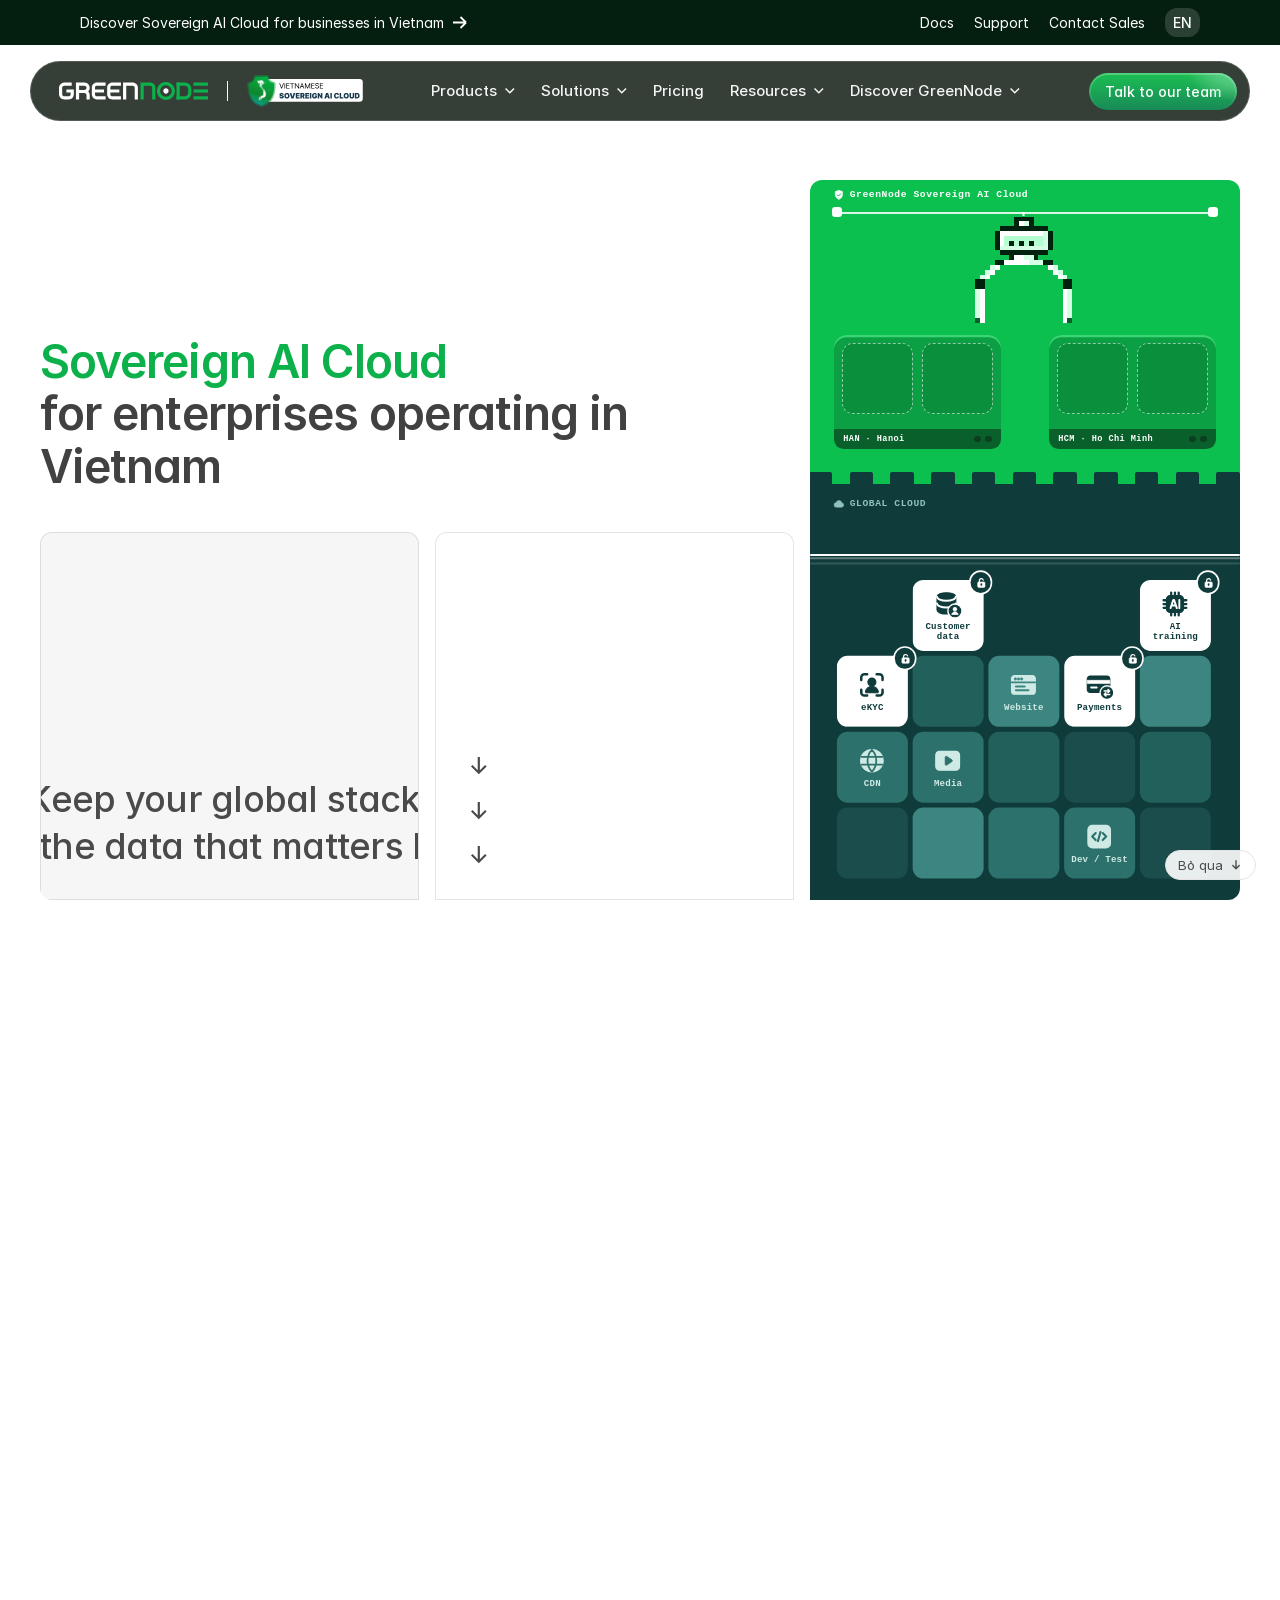
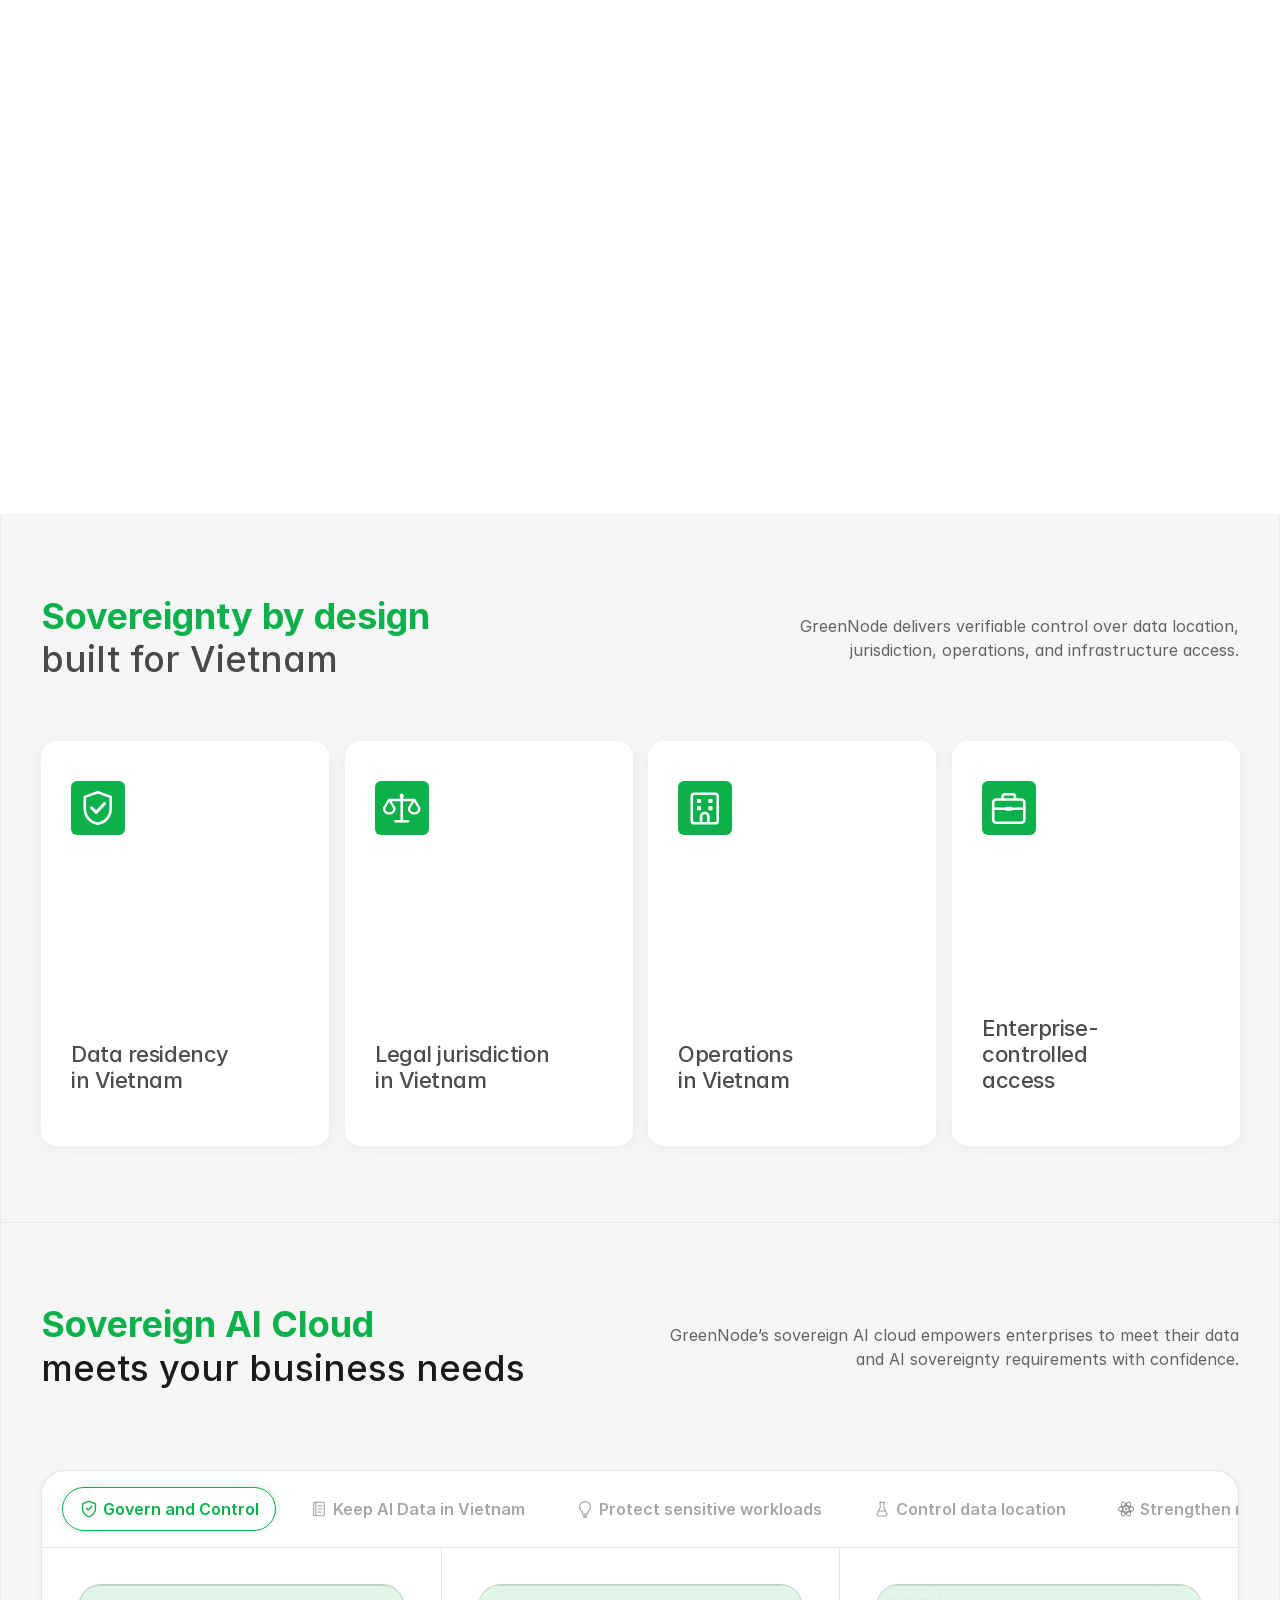
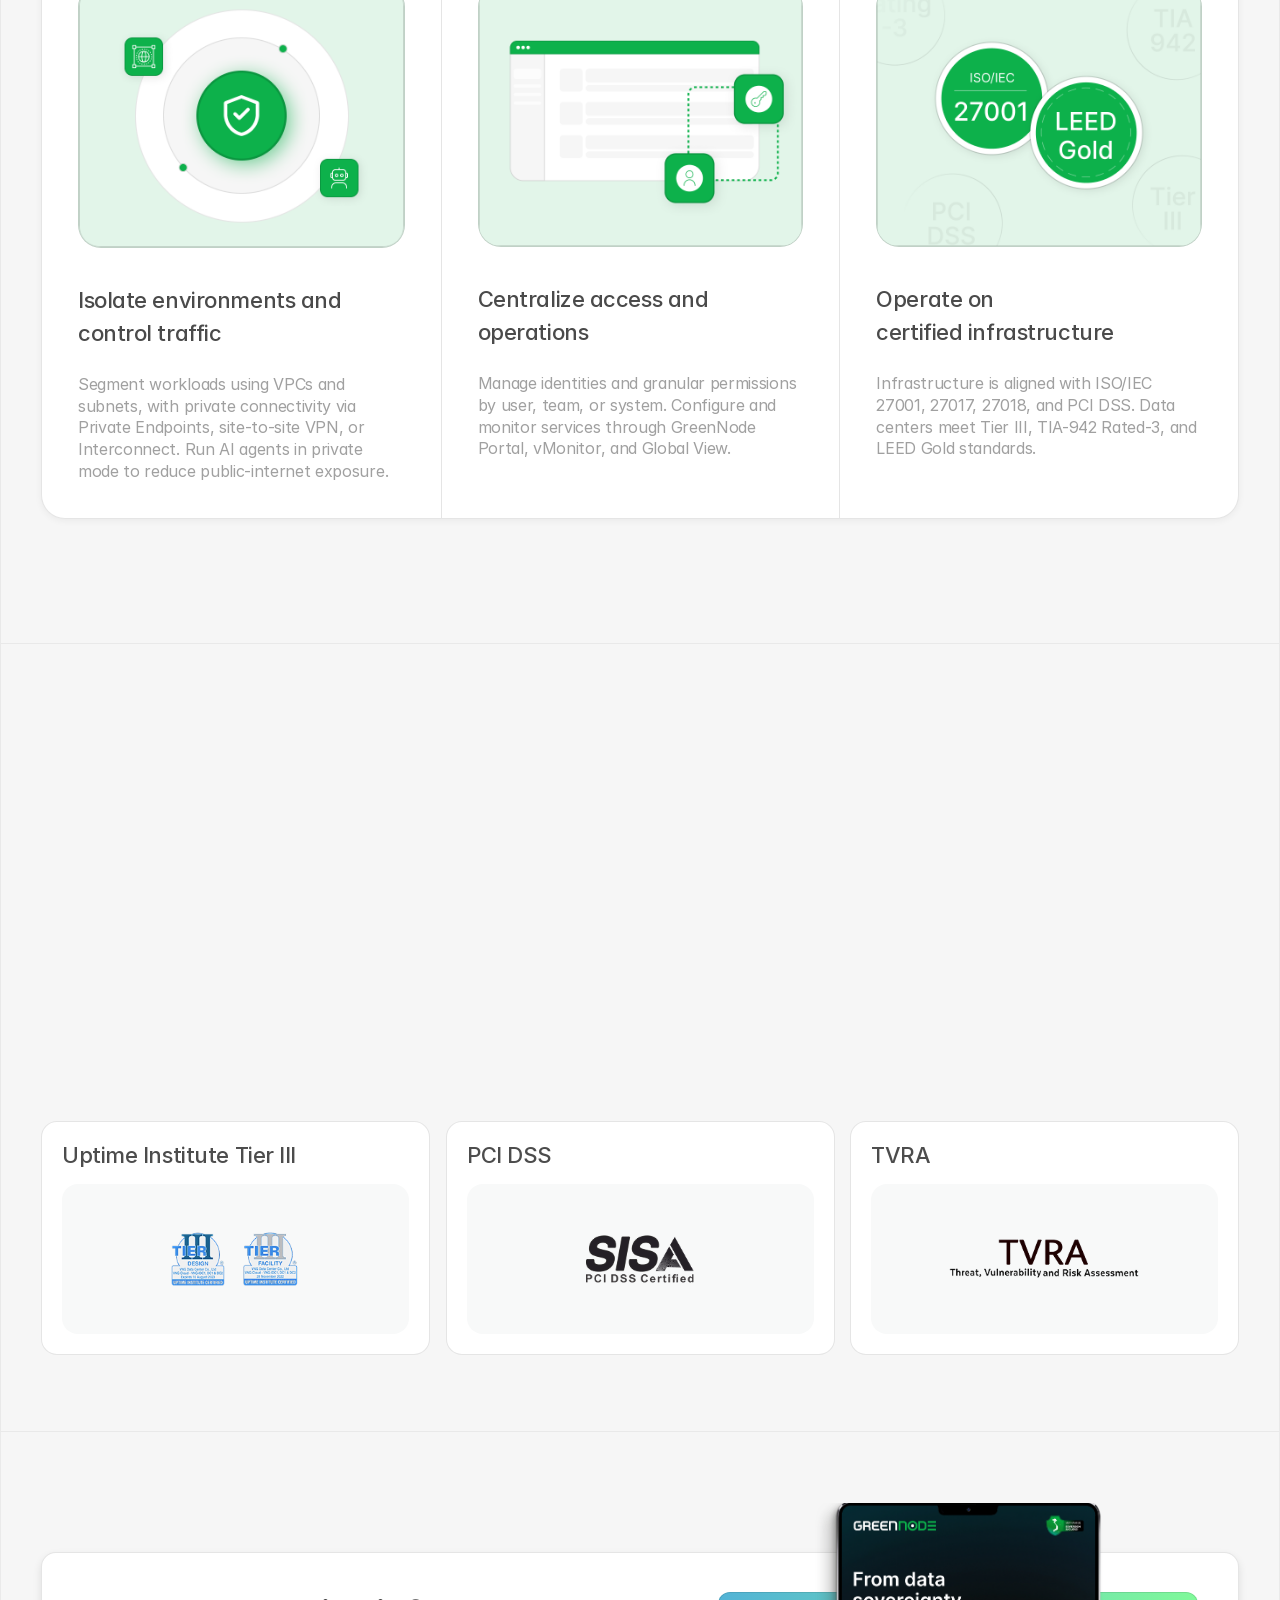
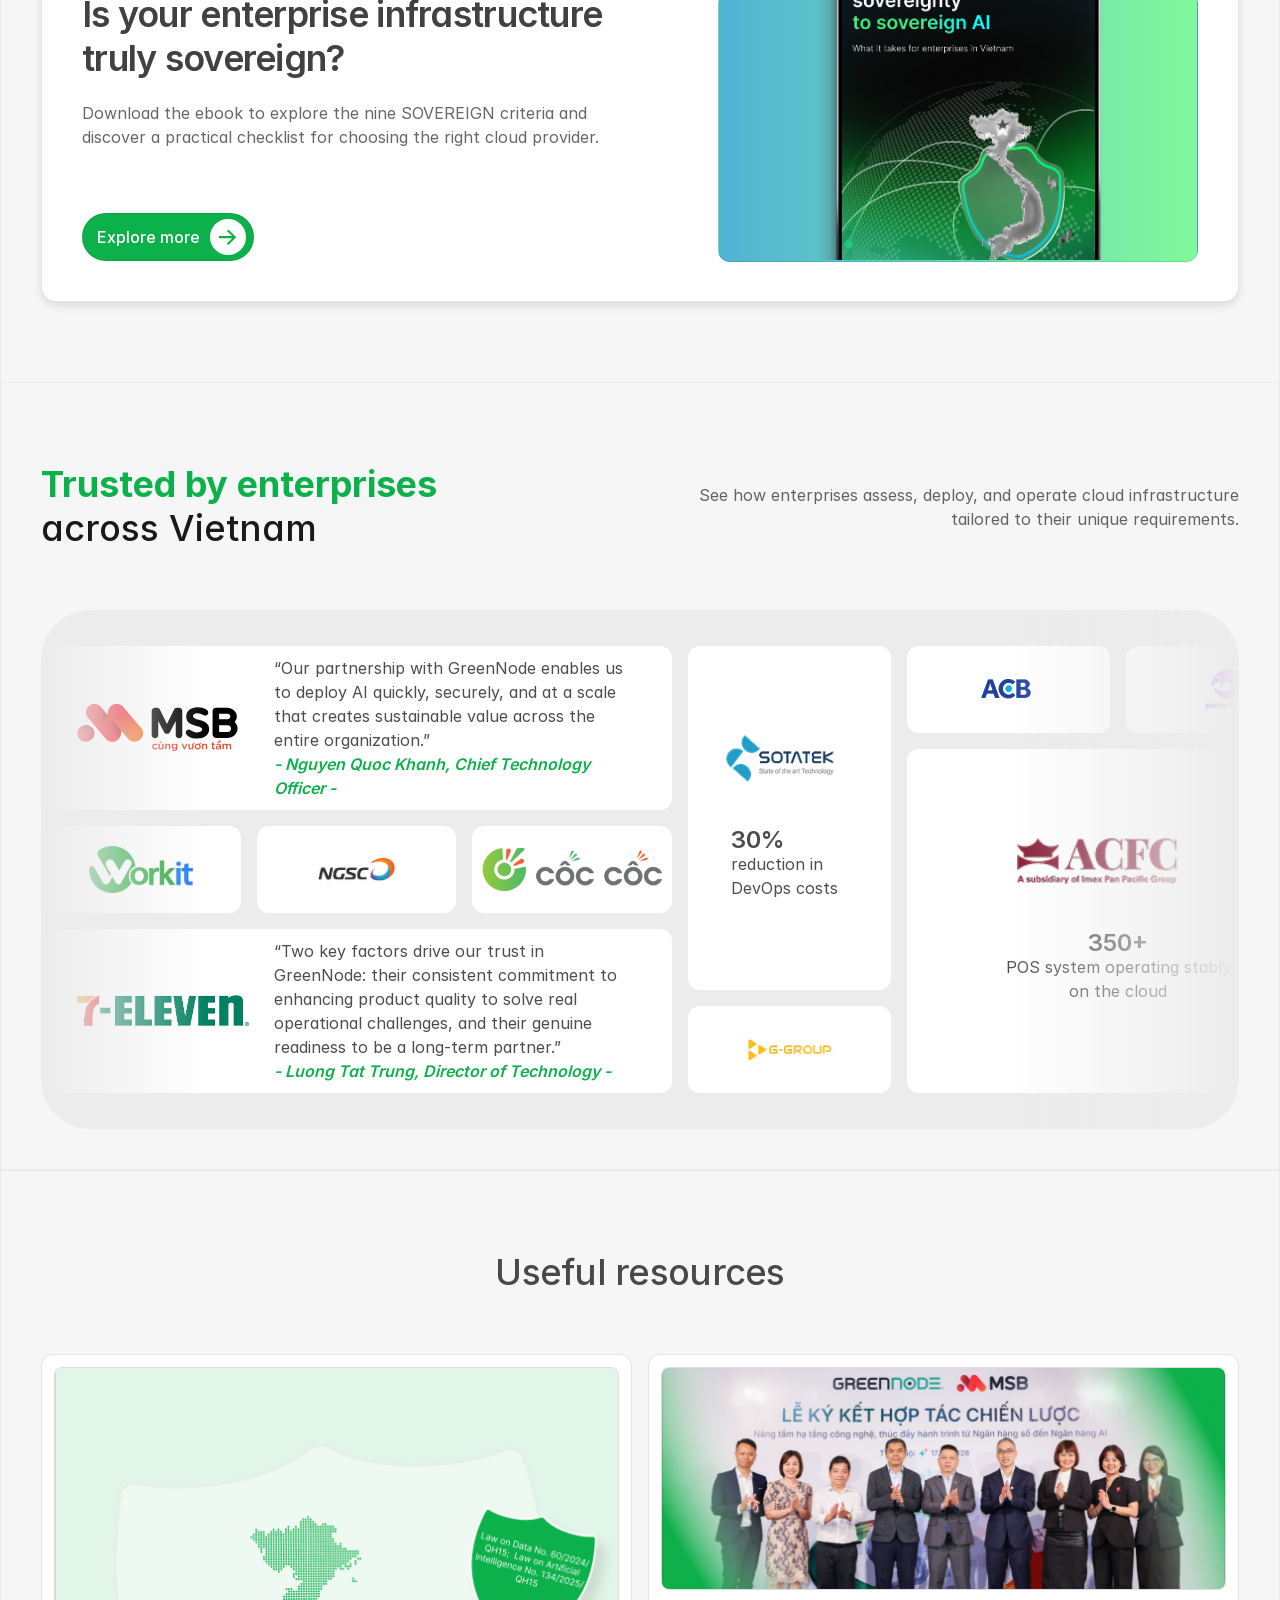
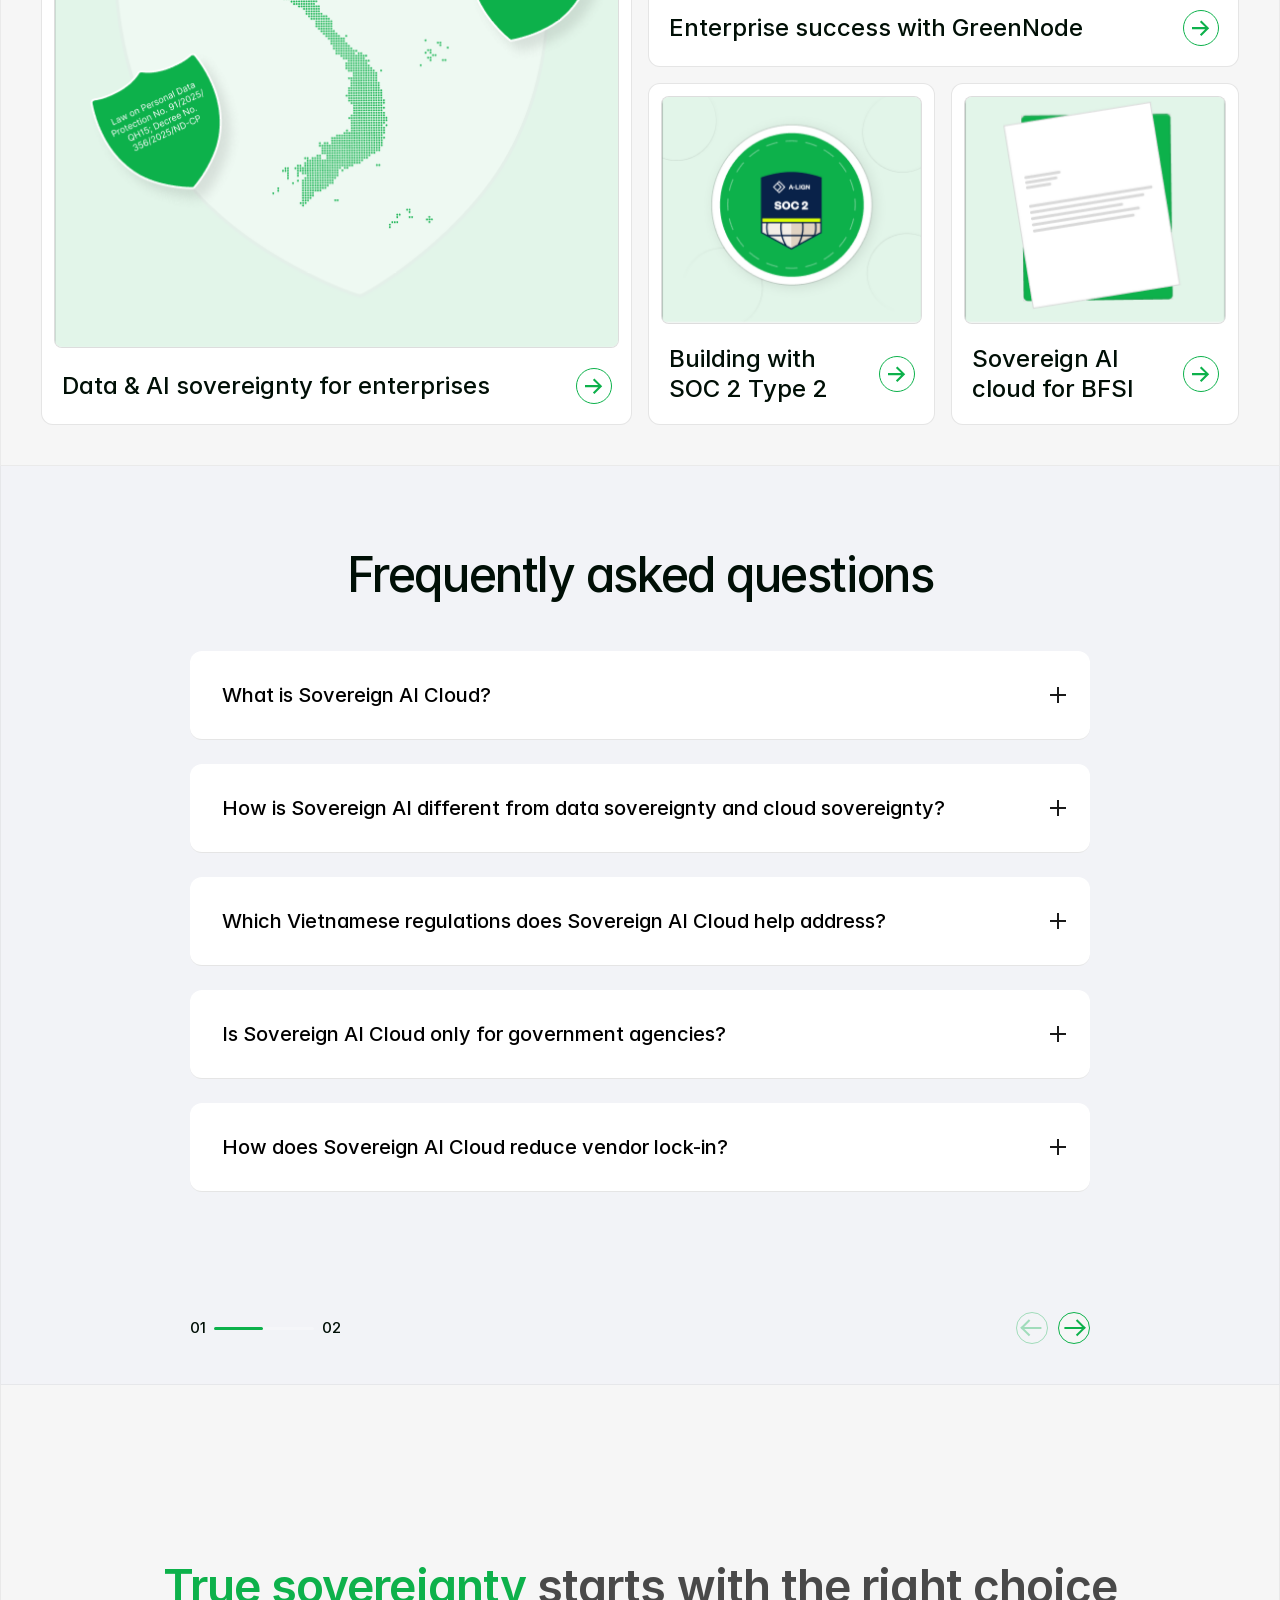
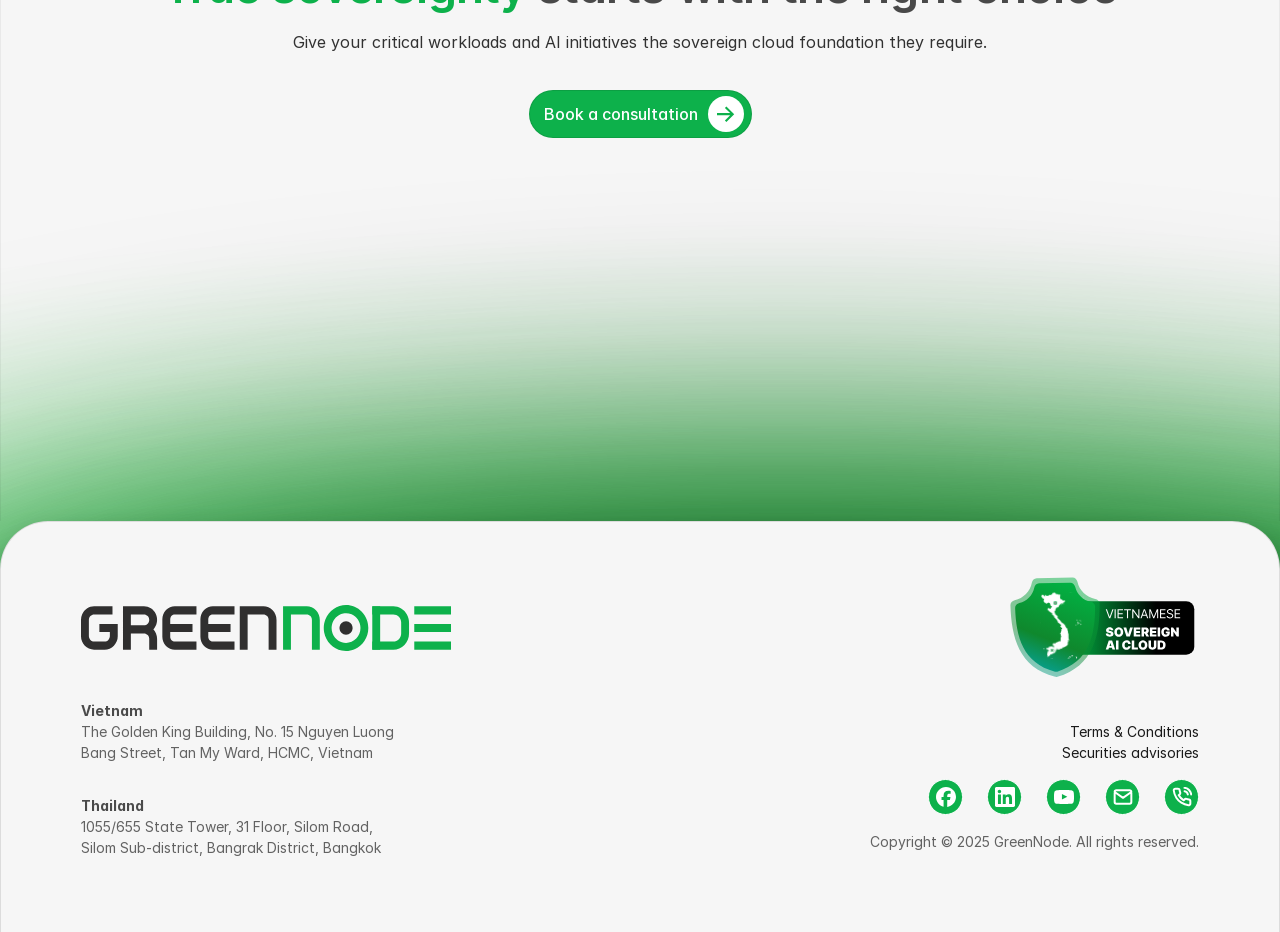
<file: sovereign-ai-cloud/hyper-c.html>
<!DOCTYPE html><html lang="en" class="light" data-theme="campaign"><head><meta charset="utf-8">
<title>GreenNode - Sovereign AI Cloud for Enterprises Operating in Vietnam (Hyper-Targeted draft · C)</title>
<meta name="viewport" content="width=device-width, initial-scale=1">
<link rel="stylesheet" href="styles.css"><link rel="stylesheet" href="swiper-bundle.css"><link rel="stylesheet" href="local.css"><link rel="stylesheet" href="hyper/claw.css?v=21"><link rel="stylesheet" href="hyper/story.css?v=24"></head>
<body class="js-ready"><app-root><div class="comp-loading hide idle" style="display: none;"><div class="loading-dialog" style="transition: transform .3s; transform: scale(1);"><img src="assets/green_node_logo_color.svg" alt="Green Node Logo" width="175" height="20" class="brand-logo-main img-fluid"></div></div><main style="min-height: calc(100vh - var(--header-height)); overflow: clip; position: relative;"><app-header><div scroll class="v-header w-100 campaign-mode"><app-header-topbar><div class="topbar d-flex"><div class="topbar-container cloud-container text-body-smaller no-border d-flex" style="align-items: center; justify-content: space-between;"><div class="topbar-content"><div class="topbar-item d-flex align-items-center active" style="transition-duration: 0.5s;"><a href="#" class="d-flex btn-link position-relative t-truncate c-white has-icon"><span>Discover Sovereign AI Cloud for businesses in Vietnam</span><img class="arrow" src="assets/images/arrow.svg" alt="" width="20px" height="20px"></a></div></div><div class="topbar-nav"><a field="path" class="topbar-nav-link position-relative btn-link c-white" href="https://docs.greennode.ai">Docs</a><a field="path" class="topbar-nav-link position-relative btn-link c-white" href="https://helpdesk.greennode.ai">Support</a><a field="path" class="topbar-nav-link position-relative btn-link c-white" href="https://greennode.ai/contact-us">Contact Sales</a><div class="f-500 button-lang">EN <ul class="site-lang list-unstyled"><li class="site-item-wrap position-relative site-item selected"><a class="lang-link d-flex align-items-center" href="#" hreflang="en"><span class="nav-site-lang f-500">EN</span><span class="ml-1 f-400">(English)</span></a></li><li class="site-item-wrap position-relative site-item"><a class="lang-link d-flex align-items-center" href="https://greennode.ai/vi/campaign/sovereign-ai-cloud-ha-tang-chu-quyen" hreflang="vi"><span class="nav-site-lang f-500">VI</span><span class="ml-1 f-400">(Vietnamese)</span></a></li></ul></div></div></div></div></app-header-topbar><div id="v-navbar" class="navbar position-relative v-navbar d-flex align-items-center justify-content-between cloud-container no-border h-100"><div class="mobile-g-btn d-flex d-xl-none align-items-center"><button type="button" id="nav-toggle" data-target="mobile-navigation-menu" aria-label="Menu" aria-controls="mobile-navigation-menu" aria-expanded="false" class="navbar-toggle d-flex"><div class="menu-toggle position-relative"><span></span><span></span><span></span></div></button></div><div class="navbar-header flex-center"><a routerlink="/" class="navbar-brand brand-logo position-relative d-flex align-items-center" href="https://greennode.ai/"><img width="150" height="18" class="brand-logo-main" src="assets/greennode_logo_nav_2ed26d0ca4.svg" alt="GreenNode Logo"></a><span class="campaign-lockup align-items-center"><span aria-hidden="true" class="campaign-lockup-divider"></span><img class="campaign-lockup-logo" src="assets/greennode_campaign_sovereign_ai_cloud_label_d64220f404.svg" alt="greennode-campaign-sovereign-ai-cloud-label"></span></div><div class="navigation-group h-100"><nav id="mobile-navigation-menu" class="mm-card d-xl-none"><div class="mm-back d-flex align-items-center" inert><button type="button" class="mm-back-btn d-flex align-items-center p-0 f-500"><span aria-hidden="true" class="mm-back-icon radius-100 position-relative flex-shrink-0"></span> Go back </button></div></nav><div class="mm-backdrop d-xl-none"></div><nav id="navigation-menu" class="navbar-collapse h-100 d-none d-xl-flex justify-content-center align-items-center p-0"><ul id="menu-nav" class="menu-nav d-xl-flex align-items-xl-center list-unstyled position-relative h-100 m-0"><li class="nav-item d-xl-flex align-items-center h-100"><div class="menu-item position-relative d-flex align-items-center h-100"><a href="#" class="nav-link d-flex align-items-center justify-content-center transition-all text-body-small f-500"><span>Products</span><img src="assets/images/chevron-down.svg" alt width="10px" height="6px" class="chevron-down ml-1"></a><div><div class="child-nav child-nav-36 d-block dropdown-menu" data.id="36"><div class="child-nav-wrapper cloud-container no-border"><div class="buffer"></div><div class="child-nav-container position-relative d-flex align-items-start justify-content-center overflow-hidden"><div class="d-flex w-100 h-100 content-container"><div class="list-container d-flex flex-column flex-shrink-0"><div><div class="list-item d-flex align-items-center radius-100 active"><div class="dot"></div><div class="text-body-small f-500 list-title">Featured products</div></div></div><div><div class="list-item d-flex align-items-center radius-100"><div class="dot"></div><div class="text-body-small f-500 list-title">AI/ML</div></div></div><div><div class="list-item d-flex align-items-center radius-100"><div class="dot"></div><div class="text-body-small f-500 list-title">Compute</div></div></div><div><div class="list-item d-flex align-items-center radius-100"><div class="dot"></div><div class="text-body-small f-500 list-title">Storage</div></div></div><div><div class="list-item d-flex align-items-center radius-100"><div class="dot"></div><div class="text-body-small f-500 list-title">Networking</div></div></div><div><div class="list-item d-flex align-items-center radius-100"><div class="dot"></div><div class="text-body-small f-500 list-title">Databases</div></div></div><div><div class="list-item d-flex align-items-center radius-100"><div class="dot"></div><div class="text-body-small f-500 list-title">Management &amp; Governance</div></div></div></div><div class="list-group"><div class="nav-group-wrapper d-flex flex-column"><div class="nav-group"><div class="group-item-title"><div class="text-h2 f-500 group-title">Featured products </div><div class="text-body-base description">Get started quickly with our featured products</div></div><div class="group-item-wrapper d-grid"><a class="group-item" href="https://greennode.ai/product/gpu-instances"><div class="d-flex"><div class="text-body-small f-600">GPU instances</div><img src="assets/images/arrow-black.svg" alt width="22px" height="22px" class="arrow"></div><div class="description text-body-smaller">Optimized for various AI and HPC workloads</div></a><a class="group-item" href="https://greennode.ai/product/cpu-instances"><div class="d-flex"><div class="text-body-small f-600">CPU instances</div><img src="assets/images/arrow-black.svg" alt width="22px" height="22px" class="arrow"></div><div class="description text-body-smaller">Secure and scalable compute resources for any virtual workloads</div></a><a class="group-item" href="https://greennode.ai/product/vks"><div class="d-flex"><div class="text-body-small f-600">Kubernetes (VKS)</div><img src="assets/images/arrow-black.svg" alt width="22px" height="22px" class="arrow"></div><div class="description text-body-smaller">Fully managed Kubernetes built for teams deploying applications at scale</div></a><a class="group-item" href="https://greennode.ai/product/ai-platform"><div class="d-flex"><div class="text-body-small f-600">AI Platform</div><img src="assets/images/arrow-black.svg" alt width="22px" height="22px" class="arrow"></div><div class="description text-body-smaller">Unified platform to train, fine-tune, and deploy AI models at scale</div></a><a class="group-item" href="https://greennode.ai/product/model-as-a-service"><div class="d-flex"><div class="text-body-small f-600">Model as a Service (MaaS)</div><img src="assets/images/arrow-black.svg" alt width="22px" height="22px" class="arrow"></div><div class="description text-body-smaller">Library of 20+ ready-to-use AI models for diverse applications</div></a><a class="group-item" href="https://greennode.ai/product/agentbase"><div class="d-flex"><div class="text-body-small f-600">AgentBase</div><img src="assets/images/arrow-black.svg" alt width="22px" height="22px" class="arrow"></div><div class="description text-body-smaller">Deploy agents from prototype to production faster, securely, and effectively.</div></a></div></div><div class="nav-group d-none"><div class="group-item-title"><div class="text-h2 f-500 group-title">AI/ML </div><div class="text-body-base description">Experiment and build AI innovation across your business</div></div><div class="group-item-wrapper d-grid"><a class="group-item" href="https://greennode.ai/product/ai-platform"><div class="d-flex"><div class="text-body-small f-600">AI Platform</div><img src="assets/images/arrow-black.svg" alt width="22px" height="22px" class="arrow"></div><div class="description text-body-smaller">Unified platform to train, fine-tune, and deploy AI models at scale</div></a><a class="group-item" href="https://greennode.ai/product/model-as-a-service"><div class="d-flex"><div class="text-body-small f-600">Model as a Service (MaaS)</div><img src="assets/images/arrow-black.svg" alt width="22px" height="22px" class="arrow"></div><div class="description text-body-smaller">Library of 20+ ready-to-use AI models for diverse applications</div></a><a class="group-item" href="https://greennode.ai/product/greennode-idp"><div class="d-flex"><div class="text-body-small f-600">Intelligent Document Processing (IDP)</div><img src="assets/images/arrow-black.svg" alt width="22px" height="22px" class="arrow"></div><div class="description text-body-smaller">AI-powered document processing for improved efficiency</div></a><a class="group-item" href="https://greennode.ai/product/agentbase"><div class="d-flex"><div class="text-body-small f-600">AgentBase</div><img src="assets/images/arrow-black.svg" alt width="22px" height="22px" class="arrow"></div><div class="description text-body-smaller">Deploy agents from prototype to production faster, securely, and effectively.</div></a><a class="group-item" href="https://greennode.ai/product/one-click-openclaw-deployment"><div class="d-flex"><div class="text-body-small f-600">OpenClaw 1-Click</div><img src="assets/images/arrow-black.svg" alt width="22px" height="22px" class="arrow"></div><div class="description text-body-smaller">Deploy and run OpenClaw agents 24/7</div></a></div></div><div class="nav-group d-none"><div class="group-item-title"><div class="text-h2 f-500 group-title">Compute </div><div class="text-body-base description">Deploy instances and containers computing</div></div><div class="group-item-wrapper d-grid"><a class="group-item" href="https://greennode.ai/product/gpu-instances"><div class="d-flex"><div class="text-body-small f-600">GPU instances</div><img src="assets/images/arrow-black.svg" alt width="22px" height="22px" class="arrow"></div><div class="description text-body-smaller">Optimized for various AI and HPC workloads</div></a><a class="group-item" href="https://greennode.ai/product/cpu-instances"><div class="d-flex"><div class="text-body-small f-600">CPU instances</div><img src="assets/images/arrow-black.svg" alt width="22px" height="22px" class="arrow"></div><div class="description text-body-smaller">Secure and scalable compute resources for any virtual workloads</div></a><a class="group-item" href="https://greennode.ai/product/vks"><div class="d-flex"><div class="text-body-small f-600">Kubernetes (VKS)</div><img src="assets/images/arrow-black.svg" alt width="22px" height="22px" class="arrow"></div><div class="description text-body-smaller">Fully managed Kubernetes built for teams deploying applications at scale</div></a></div></div><div class="nav-group d-none"><div class="group-item-title"><div class="text-h2 f-500 group-title">Storage </div><div class="text-body-base description">Securely store and manage data for every workload</div></div><div class="group-item-wrapper d-grid"><a class="group-item" href="https://greennode.ai/product/file-storage"><div class="d-flex"><div class="text-body-small f-600">File Storage</div><img src="assets/images/arrow-black.svg" alt width="22px" height="22px" class="arrow"></div><div class="description text-body-smaller">Elastic file storage with comprehensive data access and security</div></a><a class="group-item" href="https://greennode.ai/product/object-storage"><div class="d-flex"><div class="text-body-small f-600">Object storage</div><img src="assets/images/arrow-black.svg" alt width="22px" height="22px" class="arrow"></div><div class="description text-body-smaller">Object storage with unlimited virtual scale</div></a><a class="group-item" href="https://greennode.ai/product/block-storage"><div class="d-flex"><div class="text-body-small f-600">Block storage</div><img src="assets/images/arrow-black.svg" alt width="22px" height="22px" class="arrow"></div><div class="description text-body-smaller">Block storage built for mission-critical workloads</div></a><a class="group-item" href="https://greennode.ai/product/backup"><div class="d-flex"><div class="text-body-small f-600">Backup</div><img src="assets/images/arrow-black.svg" alt width="22px" height="22px" class="arrow"></div><div class="description text-body-smaller">Automated, encrypted backups with instant recovery and ransomware protection.</div></a><a class="group-item" href="https://greennode.ai/product/snapshots"><div class="d-flex"><div class="text-body-small f-600">Snapshots</div><img src="assets/images/arrow-black.svg" alt width="22px" height="22px" class="arrow"></div><div class="description text-body-smaller">Incremental disk snapshots with instant rollback, zero downtime.</div></a><a class="group-item" href="https://greennode.ai/product/data-recovery-center"><div class="d-flex"><div class="text-body-small f-600">DR Center</div><img src="assets/images/arrow-black.svg" alt width="22px" height="22px" class="arrow"></div><div class="description text-body-smaller">Real-time replication, instant failover, zero disruption.</div></a></div></div><div class="nav-group d-none"><div class="group-item-title"><div class="text-h2 f-500 group-title">Networking &amp; Content delivery </div><div class="text-body-base description">Run workload on a secure and reliable regional network</div></div><div class="group-item-wrapper d-grid"><a class="group-item" href="https://greennode.ai/product/vpc"><div class="d-flex"><div class="text-body-small f-600">VPC</div><img src="assets/images/arrow-black.svg" alt width="22px" height="22px" class="arrow"></div><div class="description text-body-smaller">Network environment that belongs to the defined enterprise and is independent of other businesses on GreenNode</div></a><a class="group-item" href="https://greennode.ai/product/Load-Balancer"><div class="d-flex"><div class="text-body-small f-600">Load Balancer</div><img src="assets/images/arrow-black.svg" alt width="22px" height="22px" class="arrow"></div><div class="description text-body-smaller">Distribute network traffic to multiple back-end servers in a computer group</div></a><a class="group-item" href="https://greennode.ai/product/Interconnect"><div class="d-flex"><div class="text-body-small f-600">Interconnect</div><img src="assets/images/arrow-black.svg" alt width="22px" height="22px" class="arrow"></div><div class="description text-body-smaller">Data moves through the internal network system of GreenNode without the need to use the public Internet.</div></a><a class="group-item" href="https://greennode.ai/product/cross-connect"><div class="d-flex"><div class="text-body-small f-600">Cross Connect</div><img src="assets/images/arrow-black.svg" alt width="22px" height="22px" class="arrow"></div><div class="description text-body-smaller">Network connection between two VPCs that allows you to route traffic</div></a><a class="group-item" href="https://greennode.ai/product/vpn-site-to-site"><div class="d-flex"><div class="text-body-small f-600">VPN Site to Site</div><img src="assets/images/arrow-black.svg" alt width="22px" height="22px" class="arrow"></div><div class="description text-body-smaller">Private connection to communicate between two or more private network</div></a><a class="group-item" href="https://greennode.ai/product/vWAF"><div class="d-flex"><div class="text-body-small f-600">vWAF</div><img src="assets/images/arrow-black.svg" alt width="22px" height="22px" class="arrow"></div><div class="description text-body-smaller">Security solution designed to protect web applications and APIs</div></a><a class="group-item" href="https://greennode.ai/product/vcdn"><div class="d-flex"><div class="text-body-small f-600">vCDN</div><img src="assets/images/arrow-black.svg" alt width="22px" height="22px" class="arrow"></div><div class="description text-body-smaller">Accelerates the speed of websites and mobile applications</div></a></div></div><div class="nav-group d-none"><div class="group-item-title"><div class="text-h2 f-500 group-title">Databases </div><div class="text-body-base description">Power AI and data-driven applications at any scale</div></div><div class="group-item-wrapper d-grid"><a class="group-item" href="https://greennode.ai/product/vdb-postgresql"><div class="d-flex"><div class="text-body-small f-600">vDB PostgreSQL</div><img src="assets/images/arrow-black.svg" alt width="22px" height="22px" class="arrow"></div><div class="description text-body-smaller">Managed relational database for enterprise-grade data integrity and complex queries</div></a><a class="group-item" href="https://greennode.ai/product/vdb-mysql"><div class="d-flex"><div class="text-body-small f-600">vDB MySQL</div><img src="assets/images/arrow-black.svg" alt width="22px" height="22px" class="arrow"></div><div class="description text-body-smaller">High-performance relational database for web-scale applications</div></a><a class="group-item" href="https://greennode.ai/product/vdb-kafka"><div class="d-flex"><div class="text-body-small f-600">vDB Kafka</div><img src="assets/images/arrow-black.svg" alt width="22px" height="22px" class="arrow"></div><div class="description text-body-smaller">Distributed streaming platform for real-time data pipelines</div></a><a class="group-item" href="https://greennode.ai/product/vdb-redis"><div class="d-flex"><div class="text-body-small f-600">vDB Redis</div><img src="assets/images/arrow-black.svg" alt width="22px" height="22px" class="arrow"></div><div class="description text-body-smaller">In-memory data store for ultra-fast caching and real-time operations</div></a><a class="group-item" href="https://greennode.ai/product/vdb-opensearch"><div class="d-flex"><div class="text-body-small f-600">vDB OpenSearch</div><img src="assets/images/arrow-black.svg" alt width="22px" height="22px" class="arrow"></div><div class="description text-body-smaller">Search and analytics engine for logs, metrics and observability</div></a><a class="group-item" href="https://greennode.ai/product/vdb-mariadb"><div class="d-flex"><div class="text-body-small f-600">vDB MariaDB</div><img src="assets/images/arrow-black.svg" alt width="22px" height="22px" class="arrow"></div><div class="description text-body-smaller">Enterprise relational database with high availability and synchronous replication</div></a></div></div><div class="nav-group d-none"><div class="group-item-title"><div class="text-h2 f-500 group-title">Management &amp; Governance </div><div class="text-body-base description">Enforce policies, control access, and govern resources at scale</div></div><div class="group-item-wrapper d-grid"><a class="group-item" href="https://greennode.ai/product/iam"><div class="d-flex"><div class="text-body-small f-600">IAM</div><img src="assets/images/arrow-black.svg" alt width="22px" height="22px" class="arrow"></div><div class="description text-body-smaller">Centralized identity and access control for GreenNode services.</div></a><a class="group-item" href="https://greennode.ai/product/vmonitor-platform"><div class="d-flex"><div class="text-body-small f-600">vMonitor</div><img src="assets/images/arrow-black.svg" alt width="22px" height="22px" class="arrow"></div><div class="description text-body-smaller">Continuous monitoring for system performance and health.</div></a></div></div></div></div></div></div></div></div></div></div><div class="menu-backdrop"></div></li><li class="nav-item d-xl-flex align-items-center h-100"><div class="menu-item position-relative d-flex align-items-center h-100"><a href="#" class="nav-link d-flex align-items-center justify-content-center transition-all text-body-small f-500"><span>Solutions</span><img src="assets/images/chevron-down.svg" alt width="10px" height="6px" class="chevron-down ml-1"></a><div><div class="child-nav child-nav-70 d-block dropdown-menu" data.id="70"><div class="child-nav-wrapper cloud-container no-border"><div class="buffer"></div><div class="child-nav-container position-relative d-flex align-items-start justify-content-center overflow-hidden"><div class="d-flex w-100 h-100 content-container"><div class="list-container d-flex flex-column flex-shrink-0"><div><div class="list-item d-flex align-items-center radius-100 active"><div class="dot"></div><div class="text-body-small f-500 list-title">By Industry</div></div></div></div><div class="list-group"><div class="nav-group-wrapper d-flex flex-column"><div class="nav-group"><div class="group-item-title"><div class="text-h2 f-500 group-title">By Industry </div><div class="text-body-base description">AI and Cloud solutions tailored for your business needs</div></div><div class="group-item-wrapper d-grid"><a class="group-item" href="https://greennode.ai/solution/bfsi"><div class="d-flex"><div class="text-body-small f-600">Financial services</div><img src="assets/images/arrow-black.svg" alt width="22px" height="22px" class="arrow"></div><div class="description text-body-smaller">Power financial services on sovereign cloud built for every critical workload</div></a><a class="group-item" href="https://greennode.ai/solution/retail"><div class="d-flex"><div class="text-body-small f-600">Retail</div><img src="assets/images/arrow-black.svg" alt width="22px" height="22px" class="arrow"></div><div class="description text-body-smaller">Modernize retail infrastructure for seamless, scalable growth</div></a></div></div></div></div></div></div></div></div></div></div><div class="menu-backdrop"></div></li><li class="nav-item d-xl-flex align-items-center h-100"><div class="menu-item position-relative d-flex align-items-center h-100"><a class="nav-link d-flex align-items-center justify-content-center transition-all text-body-small f-500" href="https://greennode.ai/pricing"><span>Pricing</span></a></div><div class="menu-backdrop"></div></li><li class="nav-item d-xl-flex align-items-center h-100"><div class="menu-item position-relative d-flex align-items-center h-100"><a href="#" class="nav-link d-flex align-items-center justify-content-center transition-all text-body-small f-500"><span>Resources</span><img src="assets/images/chevron-down.svg" alt width="10px" height="6px" class="chevron-down ml-1"></a><div><div class="child-nav child-nav-74 d-block dropdown-menu" data.id="74"><div class="child-nav-wrapper cloud-container no-border"><div class="buffer"></div><div class="child-nav-container position-relative d-flex align-items-start justify-content-center overflow-hidden"><div class="d-flex w-100 h-100 content-container"><div class="list-group"><div class="nav-group-wrapper image-template d-flex flex-column"><div class="nav-group"><div class="group-item-title mb-0"><div class="text-body-large f-600 group-title"> Discover &amp; Learn</div></div><div class="group-item-wrapper grid-2 d-grid"><a class="group-item" href="https://greennode.ai/blog"><div class="d-flex"><div class="text-body-small f-600">Tech blogs</div><img src="assets/images/arrow-black.svg" alt width="22px" height="22px" class="arrow"></div><div class="description text-body-smaller">Explore latest insights, frameworks, and best practices for smarter solutions</div></a><a class="group-item" href="https://greennode.ai/tutorial"><div class="d-flex"><div class="text-body-small f-600">Tutorials</div><img src="assets/images/arrow-black.svg" alt width="22px" height="22px" class="arrow"></div><div class="description text-body-smaller">Get started with step-by-step instructions for specific use cases</div></a><a class="group-item" href="https://docs.vngcloud.vn/vng-cloud-document"><div class="d-flex"><div class="text-body-small f-600">Portal documentation</div><img src="assets/images/arrow-black.svg" alt width="22px" height="22px" class="arrow"></div><div class="description text-body-smaller">Access to technical guides and reference to leverage the most of GreenNode</div></a><a class="group-item" href="https://greennode.ai/customer-story"><div class="d-flex"><div class="text-body-small f-600">Success stories</div><img src="assets/images/arrow-black.svg" alt width="22px" height="22px" class="arrow"></div><div class="description text-body-smaller">See how businesses transform with practical AI and cloud implementations</div></a></div></div><div class="nav-group"><div class="group-item-title mb-0"><div class="text-body-large f-600 group-title"> Connect &amp; Support</div></div><div class="group-item-wrapper grid-2 d-grid"><a class="group-item" href="https://health.greennode.ai"><div class="d-flex"><div class="text-body-small f-600">System status</div><img src="assets/images/arrow-black.svg" alt width="22px" height="22px" class="arrow"></div><div class="description text-body-smaller">Monitor real-time system performance and stay informed on service availability</div></a><a class="group-item" href="https://helpdesk.greennode.ai/portal/en/home"><div class="d-flex"><div class="text-body-small f-600">Customer support</div><img src="assets/images/arrow-black.svg" alt width="22px" height="22px" class="arrow"></div><div class="description text-body-smaller">Chat with us for proactive guidance, issue resolution, and further support</div></a></div></div></div></div><div class="image-wrapper d-flex p-3 flex-shrink-0"><a class="group-item flex d-flex flex-column p-2" href="https://marketplace.console.greennode.ai/"><div class="banner-image bg-cover position-relative flex mb-2 lazyload" data-bgset="assets/Maketplace_ngang_c598105429.jpg"></div><div class="d-flex"><div class="text-body-small f-600">Marketplace</div><img src="assets/images/arrow-black.svg" alt width="22px" height="22px" class="arrow"></div><div class="description text-body-smaller">Discover and deploy AI and cloud tools instantly</div></a></div></div></div></div></div></div></div><div class="menu-backdrop"></div></li><li class="nav-item d-xl-flex align-items-center h-100"><div class="menu-item position-relative d-flex align-items-center h-100"><a href="#" class="nav-link d-flex align-items-center justify-content-center transition-all text-body-small f-500"><span>Discover GreenNode</span><img src="assets/images/chevron-down.svg" alt width="10px" height="6px" class="chevron-down ml-1"></a><div><div class="child-nav child-nav-83 d-block dropdown-menu" data.id="83"><div class="child-nav-wrapper cloud-container no-border"><div class="buffer"></div><div class="child-nav-container position-relative d-flex align-items-start justify-content-center overflow-hidden"><div class="d-flex w-100 h-100 content-container"><div class="list-group"><div class="nav-group-wrapper video-template d-flex flex-column"><div class="group-wrapper d-flex p-3"><a class="video-group d-block p-2 group-item" href="https://greennode.ai/about-us"><div class="banner-image bg-cover position-relative w-100 mb-2 lazyload" data-bgset="assets/About_Us_339129056d.png"></div><div class="d-flex"><div class="text-body-large f-700">About us</div><img src="assets/images/arrow-black.svg" alt width="22px" height="22px" class="arrow"></div><div class="text-body-smaller description">GreenNode, a leading AI and Cloud provider in SEA, delivers secure, scalable, and cost-efficient solutions to help enterprises accelerate digital transformation and growth</div></a><div class="content-group flex d-flex flex-column justify-content-between"><div class="nav-group"><div class="group-item-title mb-0"><div class="text-body-large f-600 group-title"> Trust &amp; Transparecy </div></div><div class="group-item-wrapper grid-2 d-grid"><a class="group-item" href="https://health.greennode.ai/"><div class="d-flex"><div class="text-body-small f-600">Services Health</div><img src="assets/images/arrow-black.svg" alt width="22px" height="22px" class="arrow"></div><div class="description text-body-smaller">View the current and historical status of all GreenNode services</div></a><a class="group-item" href="https://greennode.ai/terms-of-service"><div class="d-flex"><div class="text-body-small f-600">Terms of service</div><img src="assets/images/arrow-black.svg" alt width="22px" height="22px" class="arrow"></div><div class="description text-body-smaller">Explore our service duration and contractual terms</div></a><a class="group-item" href="https://greennode.ai/security-advisories"><div class="d-flex"><div class="text-body-small f-600">Security advisories</div><img src="assets/images/arrow-black.svg" alt width="22px" height="22px" class="arrow"></div><div class="description text-body-smaller">Stay informed about the latest security updates, vulnerabilities, and guidance</div></a></div></div></div></div></div></div></div></div></div></div></div></div><div class="menu-backdrop"></div></li></ul><div aria-hidden="true" class="dropdown-stage"><div class="cloud-container no-border"><div class="buffer"></div><div class="dropdown-stage-card"></div></div></div></nav></div><div class="options-menu right h-100"><ul class="menu-right d-flex align-items-center h-100 list-unstyled"><li class="nav-item h-100 nav-item-btn d-none d-lg-flex align-items-center is-campaign-cta"><a class="flex-center transition-all position-relative overflow-hidden radius-100 text-body-smaller f-500 btn-sign-in btn btn-primary" id="btn-header-2435" href="https://forms.zohopublic.com/vngdb/form/GreenNodeContactoursalesteam/formperma/IaBaOHP_-ZsZ6L160XrNFc7kfazT0rzCitXu2TJxTfc?zf_pf_id=772425"> Talk to our team </a></li></ul></div></div></div><div class="v-header-mask">&nbsp;</div></app-header><router-outlet></router-outlet><app-layout><router-outlet></router-outlet><app-campaign><div class="campaign"><app-sovereign-intro><section data-hyper data-mode="c" class="sov-intro pb-0 intro gn-section position-relative" id="intro"><div class="sov-intro__stage"><div class="cloud-container no-border sov-intro__container no-pb w-100"><div class="sov-intro__row position-relative d-flex"><div class="sov-intro__main d-flex flex-column gap"><div class="sov-intro__head"><h1 class="sov-intro__title hero-reveal f-600 m-0"><span class="primary-color ">Sovereign AI Cloud</span> <br class="d-none d-md-block">for enterprises operating in <br class="d-none d-md-block">Vietnam</h1></div><div class="sov-intro__panels"><div class="sov-intro__panel sov-intro__panel--note position-relative"><div aria-hidden="true" class="sov-intro__surface"><div class="sov-intro__map"><img lazyload class="sov-intro__map-img d-block w-100 h-100" width="381" height="604" src="assets/greennode_campaign_sovereign_vietnam_dotted_map_c970adabb0.svg" alt="greennode campaign sovereign vietnam dotted map"><i class="sov-intro__pin" style="left: 26.12%; top: 13.33%;"></i><i class="sov-intro__pin" style="left: 32.41%; top: 14.98%;"></i><i class="sov-intro__pin" style="left: 41.08%; top: 75.25%;"></i><i class="sov-intro__pin" style="left: 35.04%; top: 78.06%;"></i><i class="sov-intro__pin" style="left: 42.65%; top: 79.72%;"></i></div></div><p class="sov-intro__note m-0">Keep your global stack. <br class="d-none d-md-block"><span class="primary-color ">Bring the data that matters home.</span></p></div><div class="sov-intro__panel sov-intro__panel--flow position-relative"><div aria-hidden="true" class="sov-intro__flow d-flex flex-column"><span class="sov-intro__arrow f-500 d-block"><svg width="16" height="18" viewBox="0 0 16 18" fill="none" xmlns="http://www.w3.org/2000/svg"><path d="M0.00025097 9.40504L1.48833 7.90025L6.7133 13.1252L6.71331 8.08137e-05L8.8869 8.09087e-05L8.8869 13.1252L14.1035 7.90025L15.6 9.40505L7.8001 17.2049L0.00025097 9.40504Z" fill="#4A4A4A" style="animation-delay: 0.2s;"/></svg></span><span class="sov-intro__arrow f-500 d-block"><svg width="16" height="18" viewBox="0 0 16 18" fill="none" xmlns="http://www.w3.org/2000/svg"><path d="M0.00025097 9.40504L1.48833 7.90025L6.7133 13.1252L6.71331 8.08137e-05L8.8869 8.09087e-05L8.8869 13.1252L14.1035 7.90025L15.6 9.40505L7.8001 17.2049L0.00025097 9.40504Z" fill="#4A4A4A" style="animation-delay: 0.4s;"/></svg></span><span class="sov-intro__arrow f-500 d-block"><svg width="16" height="18" viewBox="0 0 16 18" fill="none" xmlns="http://www.w3.org/2000/svg"><path d="M0.00025097 9.40504L1.48833 7.90025L6.7133 13.1252L6.71331 8.08137e-05L8.8869 8.09087e-05L8.8869 13.1252L14.1035 7.90025L15.6 9.40505L7.8001 17.2049L0.00025097 9.40504Z" fill="#4A4A4A" style="animation-delay: 0.6000000000000001s;"/></svg></span></div></div></div></div><app-sovereign-board class="sov-intro__board"><section class="sov-section position-relative" id="sovereign-intro-board"><div class="sov-wrap" style="justify-content: center;"><div class="sov-board" data-claw style="--sov-t: 900ms; max-width: none; border-radius: 12px 12px 0 0; background-color: #0cc050;"><div class="claw-scene" id="claw-scene" aria-label="A claw moves sensitive workloads from the global cloud to Vietnam" role="img"></div></div></div></section></app-sovereign-board></div></div></div></section></app-sovereign-intro><app-sovereign-blocks><section class="sov-trust position-relative" id="blocks"><div class="cloud-container"><div class="title-container section pb-0"><h2 animated class="text-h1 mb-0" style="opacity: 0;"><span class="primary-color ">Sovereignty by design</span> <br class="d-none d-md-block">built for Vietnam</h2><div animated class="title-desc" style="opacity: 0;">GreenNode delivers verifiable control over data location,<br class="d-none d-md-block"> jurisdiction, operations, and infrastructure access.</div></div><div class="sov-trust__row gap"><article tabindex="0" animated type="fadeUp" class="sov-trust__card position-relative animated" style="--animate-delay: 0ms;"><div aria-hidden="true" class="sov-trust__progress"><span class="sov-trust__progress-fill"></span></div><div class="sov-trust__tile flex-shrink-0 mb-2"><img lazyload alt aria-hidden="true" class="sov-trust__icon lazyload" width="42" height="42"  src="assets/greennode_campaign_sovereign_luu_tru_tai_vietnam_403ff5dc16.svg"></div><p class="sov-trust__card-title mb-0 f-500">Data residency <br class="d-none d-md-block">in Vietnam</p><div class="sov-trust__card-desc overflow-hidden"><p>Store data in GreenNode data centers across Hanoi (HAN-01, HAN-02) and Ho Chi Minh City (HCM-01, HCM-02, HCM-03), within the agreed geographic boundary.&nbsp;</p><style type="text/css">.swiper-arrow svg{display:none}</style></div></article><article tabindex="0" animated type="fadeUp" class="sov-trust__card position-relative animated" style="--animate-delay: 50ms;"><div aria-hidden="true" class="sov-trust__progress"><span class="sov-trust__progress-fill"></span></div><div class="sov-trust__tile flex-shrink-0 mb-2"><img lazyload alt aria-hidden="true" class="sov-trust__icon lazyload" width="42" height="42"  src="assets/greennode_campaign_sovereign_tai_phan_tai_vietnam_51895f8a69.svg"></div><p class="sov-trust__card-title mb-0 f-500">Legal jurisdiction <br class="d-none d-md-block">in Vietnam</p><div class="sov-trust__card-desc overflow-hidden"><p>GreenNode, a member of VNG Group, is a Vietnam-based legal entity. Its domestic infrastructure is governed solely by Vietnamese law.</p></div></article><article tabindex="0" animated type="fadeUp" class="sov-trust__card position-relative animated" style="--animate-delay: 100ms;"><div aria-hidden="true" class="sov-trust__progress"><span class="sov-trust__progress-fill"></span></div><div class="sov-trust__tile flex-shrink-0 mb-2"><img lazyload alt aria-hidden="true" class="sov-trust__icon lazyload" width="42" height="42"  src="assets/greennode_campaign_sovereign_van_hanh_tai_vietnam_59f213b5ca.svg"></div><p class="sov-trust__card-title mb-0 f-500">Operations <br class="d-none d-md-block">in Vietnam</p><div class="sov-trust__card-desc overflow-hidden"><p>Serving more than 1,000 enterprises in Vietnam across the BFSI, retail, and technology sectors, with a 24/7 technical support team based in Vietnam.</p></div></article><article tabindex="0" animated type="fadeUp" class="sov-trust__card position-relative animated" style="--animate-delay: 150ms;"><div aria-hidden="true" class="sov-trust__progress"><span class="sov-trust__progress-fill"></span></div><div class="sov-trust__tile flex-shrink-0 mb-2"><img lazyload alt aria-hidden="true" class="sov-trust__icon lazyload" width="42" height="42"  src="assets/greennode_campaign_sovereign_van_hanh_boi_doanh_nghiep_1415813379.svg"></div><p class="sov-trust__card-title mb-0 f-500">Enterprise-controlled <br class="d-none d-md-block">access</p><div class="sov-trust__card-desc overflow-hidden"><p>Enterprises retain control over configurations, permissions, and operations through a private self-service console, with transparent resource monitoring and access logs.</p></div></article></div></div></section></app-sovereign-blocks><app-sovereign-capabilities><section class="sov-cap capabilities position-relative" id="capabilities"><div class="cloud-container"><div class="title-container section mb-0"><h2 animated class="title text-h1 mb-0" style="opacity: 0;"><span class="primary-color ">Sovereign AI Cloud</span> <br class="d-none d-md-block">meets your business needs </h2><div animated class="title-desc" style="opacity: 0;">GreenNode’s sovereign AI cloud empowers enterprises to meet their data <br class="d-none d-md-block">and AI sovereignty requirements with confidence.</div></div><div class="sov-cap__card position-relative"><button type="button" class="sov-cap__select align-items-center justify-content-between w-100 f-600 radius-100 m-0" aria-expanded="false" aria-controls="capabilities-tabbar"><span class="d-flex align-items-center sov-cap__select-label"><span aria-hidden="true" class="sov-cap__tab-icon flex-center position-relative"><img lazyload class="active lazyload" width="20" height="20"  src="assets/greennode_campaign_sovereign_quan_tru_va_kiem_soat_icon_active_b7a3c7fb58.svg" alt="greennode campaign sovereign quan tru va kiem soat icon active"></span> Govern and Control </span><svg width="14" height="14" viewBox="0 0 14 14" fill="none" aria-hidden="true" class="sov-cap__select-chevron"><path d="M3.5 8.75L7 5.25L10.5 8.75" stroke="currentColor" stroke-width="1.5" stroke-linecap="round" stroke-linejoin="round"/></svg></button><div role="tablist" class="sov-cap__tabbar d-flex align-items-center gap" id="capabilities-tabbar"><button type="fadeIn" role="tab" animated class="sov-cap__tab flex-center d-inline-flex f-600 radius-100 m-0 position-relative is-active" id="capabilities-tab-0" aria-selected="true" aria-controls="capabilities-panel-0" tabindex="0" style="opacity: 0;"><span aria-hidden="true" class="sov-cap__tab-icon flex-center"><img lazyload width="15" height="17" class="lazyload"  src="assets/greennode_campaign_sovereign_quan_tru_va_kiem_soat_icon_508dec0d17.svg" alt="greennode campaign sovereign quan tru va kiem soat icon"><img lazyload class="active lazyload" width="20" height="20"  src="assets/greennode_campaign_sovereign_quan_tru_va_kiem_soat_icon_active_b7a3c7fb58.svg" alt="greennode campaign sovereign quan tru va kiem soat icon active"></span><span class="sov-cap__tab-label">Govern and Control</span></button><button type="fadeIn" role="tab" animated class="sov-cap__tab flex-center d-inline-flex f-600 radius-100 m-0 position-relative" id="capabilities-tab-1" aria-selected="false" aria-controls="capabilities-panel-1" tabindex="-1" style="opacity: 0;"><span aria-hidden="true" class="sov-cap__tab-icon flex-center"><img lazyload width="18" height="18" class="lazyload"  src="assets/greennode_campaign_sovereign_du_lieu_ai_workload_icon_3fcc15b7cd.svg" alt="greennode campaign sovereign du lieu ai workload icon"><img lazyload class="active lazyload" width="18" height="18"  src="assets/greennode_campaign_sovereign_du_lieu_ai_workload_icon_active_c230c4b2f1.svg" alt="greennode campaign sovereign du lieu ai workload icon active"></span><span class="sov-cap__tab-label">Keep AI Data in Vietnam</span></button><button type="fadeIn" role="tab" animated class="sov-cap__tab flex-center d-inline-flex f-600 radius-100 m-0 position-relative" id="capabilities-tab-2" aria-selected="false" aria-controls="capabilities-panel-2" tabindex="-1" style="opacity: 0;"><span aria-hidden="true" class="sov-cap__tab-icon flex-center"><img lazyload width="20" height="20" class="lazyload"  src="assets/greennode_campaign_sovereign_workload_nhay_cam_icon_b214cafdf0.svg" alt="greennode campaign sovereign workload nhay cam icon"><img lazyload class="active lazyload" width="20" height="20"  src="assets/greennode_campaign_sovereign_workload_nhay_cam_icon_active_b0c081bfa1.svg" alt="greennode campaign sovereign workload nhay cam icon active"></span><span class="sov-cap__tab-label">Protect sensitive workloads</span></button><button type="fadeIn" role="tab" animated class="sov-cap__tab flex-center d-inline-flex f-600 radius-100 m-0 position-relative" id="capabilities-tab-3" aria-selected="false" aria-controls="capabilities-panel-3" tabindex="-1" style="opacity: 0;"><span aria-hidden="true" class="sov-cap__tab-icon flex-center"><img lazyload width="18" height="18" class="lazyload"  src="assets/greennode_campaign_sovereign_luu_tru_and_xu_ly_du_lieu_icon_active_60db560580.svg" alt="greennode campaign sovereign luu tru and xu ly du lieu icon active"><img lazyload class="active lazyload" width="18" height="18"  src="assets/greennode_campaign_sovereign_luu_tru_and_xu_ly_du_lieu_icon_c25fb830b5.svg" alt="greennode campaign sovereign luu tru and xu ly du lieu icon"></span><span class="sov-cap__tab-label">Control data location</span></button><button type="fadeIn" role="tab" animated class="sov-cap__tab flex-center d-inline-flex f-600 radius-100 m-0 position-relative" id="capabilities-tab-4" aria-selected="false" aria-controls="capabilities-panel-4" tabindex="-1" style="opacity: 0;"><span aria-hidden="true" class="sov-cap__tab-icon flex-center"><img lazyload width="20" height="20" class="lazyload"  src="assets/greennode_campaign_sovereign_kha_nang_san_sang_icon_85f8d3ac6b.svg" alt="greennode campaign sovereign kha nang san sang icon"><img lazyload class="active lazyload" width="20" height="20"  src="assets/greennode_campaign_sovereign_kha_nang_san_sang_icon_active_145ebb7c2b.svg" alt="greennode campaign sovereign kha nang san sang icon active"></span><span class="sov-cap__tab-label">Strengthen resilience</span></button></div><div role="tabpanel" class="sov-cap__panel" id="capabilities-panel-0" aria-labelledby="capabilities-tab-0"><article class="align-items-center d-flex flex-column sov-cap__tile"><div class="sov-cap__art flex-center w-100"><img lazyload class="sov-cap__art-img lazyload" width="742" height="600"  src="assets/greennode_campaign_sovereign_phan_tach_moi_truong_va_kiem_soat_luong_luu_luong_7c2d2caa47.webp" alt="greennode-campaign-sovereign-phan-tach-moi-truong-va-kiem-soat-luong-luu-luong"></div><div class="sov-cap__copy d-flex flex-column w-100 gap"><div animated class="sov-cap__tile-title f-500" style="opacity: 0;">Isolate environments and <br class="d-none d-md-block">control traffic</div><div animated delay=".2s" class="sov-cap__tile-desc" style="opacity: 0;"><p>Segment workloads using VPCs and subnets, with private connectivity via Private Endpoints, site-to-site VPN, or Interconnect. Run AI agents in private mode to reduce public-internet exposure.</p></div></div></article><article class="align-items-center d-flex flex-column sov-cap__tile"><div class="sov-cap__art flex-center w-100"><img lazyload class="sov-cap__art-img lazyload" width="742" height="600"  src="assets/greennode_campaign_sovereign_quan_tri_truy_cap_va_van_hanh_tap_trung_7cbdc23e9f.webp" alt="greennode-campaign-sovereign-quan-tri-truy-cap-va-van-hanh-tap-trung"></div><div class="sov-cap__copy d-flex flex-column w-100 gap"><div animated class="sov-cap__tile-title f-500" style="opacity: 0;">Centralize access and <br class="d-none d-md-block">operations</div><div animated delay=".2s" class="sov-cap__tile-desc" style="opacity: 0;"><p>Manage identities and granular permissions by user, team, or system. Configure and monitor services through GreenNode Portal, vMonitor, and Global View.</p></div></div></article><article class="align-items-center d-flex flex-column sov-cap__tile"><div class="sov-cap__art flex-center w-100"><img lazyload class="sov-cap__art-img lazyload" width="742" height="600"  src="assets/greennode_campaign_sovereign_ha_tang_co_tieu_chuan_kiem_chung_ec6e10afe3.webp" alt="greennode-campaign-sovereign-ha-tang-co-tieu-chuan-kiem-chung"></div><div class="sov-cap__copy d-flex flex-column w-100 gap"><div animated class="sov-cap__tile-title f-500" style="opacity: 0;">Operate on <br class="d-none d-md-block">certified infrastructure</div><div animated delay=".2s" class="sov-cap__tile-desc" style="opacity: 0;"><p>Infrastructure is aligned with ISO/IEC 27001, 27017, 27018, and PCI DSS. Data centers meet Tier III, TIA-942 Rated-3, and LEED Gold standards.</p></div></div></article></div><div role="tabpanel" class="sov-cap__panel" id="capabilities-panel-1" hidden aria-labelledby="capabilities-tab-1"><article class="align-items-center d-flex flex-column sov-cap__tile"><div class="sov-cap__art flex-center w-100"><img lazyload class="sov-cap__art-img lazyload" width="742" height="600"  src="assets/greennode_campaign_sovereign_huan_luyen_va_tinh_chinh_trong_nuoc_d38332ee98.webp" alt="greennode-campaign-sovereign-huan-luyen-va-tinh-chinh-trong-nuoc"></div><div class="sov-cap__copy d-flex flex-column w-100 gap"><div animated class="sov-cap__tile-title f-500" style="opacity: 0;">Train and fine-tune <br class="d-none d-md-block">locally</div><div animated delay=".2s" class="sov-cap__tile-desc" style="opacity: 0;"><p>Run model training and fine-tuning on <a target="_blank" rel="noopener noreferrer" href="https://greennode.ai/product/gpu-instances">GPU infrastructure</a> in Vietnam. Training data, checkpoints, and training logs are stored on in-country storage services.&nbsp;</p></div></div></article><article class="align-items-center d-flex flex-column sov-cap__tile"><div class="sov-cap__art flex-center w-100"><img lazyload class="sov-cap__art-img lazyload" width="742" height="600"  src="assets/greennode_campaign_sovereign_quan_ly_va_trien_khai_mo_hinh_co_kiem_soat_fcc1282f96.webp" alt="greennode-campaign-sovereign-quan-ly-va-trien-khai-mo-hinh-co-kiem-soat"></div><div class="sov-cap__copy d-flex flex-column w-100 gap"><div animated class="sov-cap__tile-title f-500" style="opacity: 0;">Manage and deploy models <br class="d-none d-md-block">securely</div><div animated delay=".2s" class="sov-cap__tile-desc" style="opacity: 0;"><p>Manage model versions, configurations, and metadata through the Model Registry. Deploy models as REST API endpoints with autoscaling and private access.</p></div></div></article><article class="align-items-center d-flex flex-column sov-cap__tile"><div class="sov-cap__art flex-center w-100"><img lazyload class="sov-cap__art-img lazyload" width="742" height="600"  src="assets/greennode_campaign_sovereign_lua_chon_mo_hinh_theo_muc_djo_chu_quyen_7b25774ec4.webp" alt="greennode-campaign-sovereign-lua-chon-mo-hinh-theo-muc-do-chu-quyen"></div><div class="sov-cap__copy d-flex flex-column w-100 gap"><div animated class="sov-cap__tile-title f-500" style="opacity: 0;">Choose the right <br class="d-none d-md-block">sovereignty model</div><div animated delay=".2s" class="sov-cap__tile-desc" style="opacity: 0;"><p>Self-host open-source models on GreenNode GPUs to keep data in Vietnam, or access third-party models through MaaS. AI Gateway centralizes calls with request-level metrics and logs.</p></div></div></article></div><div role="tabpanel" class="sov-cap__panel" id="capabilities-panel-2" hidden aria-labelledby="capabilities-tab-2"><article class="align-items-center d-flex flex-column sov-cap__tile"><div class="sov-cap__art flex-center w-100"><img lazyload class="sov-cap__art-img lazyload" width="1216" height="786"  src="assets/greennode_campaign_sovereign_khoa_ma_hoa_do_doanh_nghiep_kiem_soat_812a634430.webp" alt="greennode-campaign-sovereign-khoa-ma-hoa-do-doanh-nghiep-kiem-soat"></div><div class="sov-cap__copy d-flex flex-column w-100 gap"><div animated class="sov-cap__tile-title f-500" style="opacity: 0;">Control encryption keys</div><div animated delay=".2s" class="sov-cap__tile-desc" style="opacity: 0;"><p>Create keys in GreenNode KMS or use BYOK. Clients can enable, disable, revoke, or delete keys for volumes, snapshots, and backups.</p></div></div></article><article class="align-items-center d-flex flex-column sov-cap__tile"><div class="sov-cap__art flex-center w-100"><img lazyload class="sov-cap__art-img lazyload" width="1216" height="786"  src="assets/greennode_campaign_sovereign_truy_vet_hoat_dong_cua_ai_agent_c44bcf3e12.webp" alt="greennode-campaign-sovereign-truy-vet-hoat-dong-cua-ai-agent"></div><div class="sov-cap__copy d-flex flex-column w-100 gap"><div animated class="sov-cap__tile-title f-500" style="opacity: 0;">Audit AI agent activity</div><div animated delay=".2s" class="sov-cap__tile-desc" style="opacity: 0;"><p>Govern AI-agent calls to internal systems with centralized authentication, authorization, and logging for audit and incident investigation.</p></div></div></article></div><div role="tabpanel" class="sov-cap__panel grouped" id="capabilities-panel-3" hidden aria-labelledby="capabilities-tab-3"><div class="sov-cap__articles-group d-flex flex-column"><article class="flex flex-center sov-cap__tile"><div class="sov-cap__copy d-flex flex-column w-100 gap"><div animated class="sov-cap__tile-title f-500" style="opacity: 0;">Choose compliant storage locations</div><div animated delay=".2s" class="sov-cap__tile-desc" style="opacity: 0;"><p>Deploy Object Storage in Ho Chi Minh City or Hanoi; provision File and Block Storage by Availability Zone; store shared AI data on AI Platform Network Volume.</p></div></div></article><article class="flex flex-center sov-cap__tile"><div class="sov-cap__copy d-flex flex-column w-100 gap"><div animated class="sov-cap__tile-title f-500" style="opacity: 0;">Deploy by region and AZ</div><div animated delay=".2s" class="sov-cap__tile-desc" style="opacity: 0;"><p>Run workloads in HCM (HCM-1A, HCM-1B, HCM-1C) or Hanoi (HAN-1A). Keep workloads and data in Vietnam, with multi-AZ deployment for higher resilience.</p></div></div></article></div><div class="sov-cap__group-cover"><div class="sov-cap__art flex-center w-100"><img lazyload class="sov-cap__art-img lazyload" width="1216" height="1034"  src="assets/greennode_campaign_sovereign_luu_tru_and_xu_ly_du_lieu_banner_79223e6e19.webp" alt="greennode-campaign-sovereign-luu-tru-and-xu-ly-du-lieu-banner"></div></div></div><div role="tabpanel" class="sov-cap__panel" id="capabilities-panel-4" hidden aria-labelledby="capabilities-tab-4"><article class="align-items-center d-flex flex-column sov-cap__tile"><div class="sov-cap__art flex-center w-100"><img lazyload class="sov-cap__art-img lazyload" width="1216" height="748"  src="assets/greennode_campaign_sovereign_du_phong_va_phuc_hoi_o_lop_ha_tang_c5dba95668.webp" alt="greennode-campaign-sovereign-du-phong-va-phuc-hoi-o-lop-ha-tang"></div><div class="sov-cap__copy d-flex flex-column w-100 gap"><div animated class="sov-cap__tile-title f-500" style="opacity: 0;">Recover from infrastructure failures</div><div animated delay=".2s" class="sov-cap__tile-desc" style="opacity: 0;"><p>Replicate data to standby servers, with failover, failover testing, and point-in-time recovery.</p></div></div></article><article class="align-items-center d-flex flex-column sov-cap__tile"><div class="sov-cap__art flex-center w-100"><img lazyload class="sov-cap__art-img lazyload" width="1216" height="748"  src="assets/greennode_campaign_sovereign_phan_phoi_luu_luong_va_bao_ve_lien_vung_d79aa6eb84.webp" alt="greennode-campaign-sovereign-phan-phoi-luu-luong-va-bao-ve-lien-vung"></div><div class="sov-cap__copy d-flex flex-column w-100 gap"><div animated class="sov-cap__tile-title f-500" style="opacity: 0;">Protect workloads across regions</div><div animated delay=".2s" class="sov-cap__tile-desc" style="opacity: 0;"><p>Distribute traffic across regions and isolate affected zones automatically. Use Backup Center and vDRC for cross-region backup, replication, and recovery.</p></div></div></article></div></div><div class="sov-cap__cta d-flex justify-content-end"><app-campaign-arrow-button animation="fadeInRight" delay="100ms"><a animated class="arrow-btn d-inline-flex align-items-center transition-all animated" style="--animate-delay: 100ms;" href="https://forms.zohopublic.com/vngdb/form/GreenNodeContactoursalesteam/formperma/IaBaOHP_-ZsZ6L160XrNFc7kfazT0rzCitXu2TJxTfc?zf_pf_id=772425"><span class="arrow-btn__label f-500">Explore our solutions</span><span aria-hidden="true" class="arrow-btn__disc flex-center flex-shrink-0 radius-100"><svg width="16" height="18" viewBox="0 0 16 18" fill="none" xmlns="http://www.w3.org/2000/svg"><path d="M0.00025097 9.40504L1.48833 7.90025L6.7133 13.1252L6.71331 8.08137e-05L8.8869 8.09087e-05L8.8869 13.1252L14.1035 7.90025L15.6 9.40505L7.8001 17.2049L0.00025097 9.40504Z" fill="currentColor"/></svg></span></a></app-campaign-arrow-button></div></div></section></app-sovereign-capabilities><app-sovereign-blocks><section class="sov-trust certificate position-relative" id="certificate"><div class="cloud-container"><div class="title-container section pb-0"><h2 animated class="text-h1 mb-0" style="opacity: 0;"><span class="primary-color ">Compliance &amp; security</span> <br class="d-none d-md-block">you can verify</h2><div animated class="title-desc" style="opacity: 0;">Our certifications and independent reports give enterprises a stronger basis <br class="d-none d-md-block">for evaluating our security controls, operating processes, and service scope. </div></div><div class="sov-trust__certs gap"><article animated type="fadeUp" class="sov-trust__cert animated" style="--animate-delay: 0ms;"><p class="sov-trust__cert-title mb-0">SOC 2 Type II</p><div class="sov-trust__cert-art flex-center"><img lazyload alt class="sov-trust__cert-img lazyload" width="350" height="150"  src="assets/greennode_sovereign_soc2_type_ii_ded626595d.png"></div></article><article animated type="fadeUp" class="sov-trust__cert animated" style="--animate-delay: 50ms;"><p class="sov-trust__cert-title mb-0">ISO/IEC 27001</p><div class="sov-trust__cert-art flex-center"><img lazyload alt class="sov-trust__cert-img lazyload" width="350" height="150"  src="assets/greennode_sovereign_iso_27001_075efeb8a7.png"></div></article><article animated type="fadeUp" class="sov-trust__cert animated" style="--animate-delay: 100ms;"><p class="sov-trust__cert-title mb-0">ISO/IEC 27017 &amp; ISO/IEC 27018</p><div class="sov-trust__cert-art flex-center"><img lazyload alt class="sov-trust__cert-img lazyload" width="350" height="150"  src="assets/greennode_sovereign_iso_1e4069fb79.png"></div></article><article animated type="fadeUp" class="sov-trust__cert animated" style="--animate-delay: 150ms;"><p class="sov-trust__cert-title mb-0">Uptime Institute Tier III</p><div class="sov-trust__cert-art flex-center"><img lazyload alt class="sov-trust__cert-img lazyload" width="350" height="150"  src="assets/TIER_III_d5ed88e120.png"></div></article><article animated type="fadeUp" class="sov-trust__cert animated" style="--animate-delay: 200ms;"><p class="sov-trust__cert-title mb-0">PCI DSS</p><div class="sov-trust__cert-art flex-center"><img lazyload alt class="sov-trust__cert-img lazyload" width="350" height="150"  src="assets/greennode_sovereign_sisa_b379d2962f.png"></div></article><article animated type="fadeUp" class="sov-trust__cert animated" style="--animate-delay: 250ms;"><p class="sov-trust__cert-title mb-0">TVRA</p><div class="sov-trust__cert-art flex-center"><img lazyload alt class="sov-trust__cert-img lazyload" width="350" height="150"  src="assets/greennode_sovereign_tvra_b7a14e01e2.png"></div></article></div></div></section></app-sovereign-blocks><app-sovereign-ebook><section class="sov-ebook ebook gn-section position-relative" id="ebook"><div class="cloud-container"><div class="sov-ebook__card"><div class="sov-ebook__tile d-flex align-items-center"><div class="sov-ebook__copy d-flex flex-column justify-content-between"><div class="sov-ebook__head d-flex flex-column"><h2 animated class="sov-ebook__title f-600 m-0" style="opacity: 0;">Is your enterprise infrastructure <br class="d-none d-md-block">truly sovereign? </h2><div animated delay=".1s" class="sov-ebook__lead" style="opacity: 0;">Download the ebook to explore the nine SOVEREIGN criteria and <br class="d-none d-md-block">discover a practical checklist for choosing the right cloud provider.</div></div><app-campaign-arrow-button animation="fadeInLeft" delay="200ms" class="sov-ebook__cta"><a animated class="arrow-btn d-inline-flex align-items-center transition-all has-icon animated" style="--animate-delay: 200ms;" href="https://greennode.ai/knowledge-hub/data-sovereignty-to-sovereign-ai-for-businesses-in-vietnam"><span class="arrow-btn__label f-500">Explore more</span><span aria-hidden="true" class="arrow-btn__disc flex-center flex-shrink-0 radius-100"><svg width="16" height="18" viewBox="0 0 16 18" fill="none" xmlns="http://www.w3.org/2000/svg"><path d="M0.00025097 9.40504L1.48833 7.90025L6.7133 13.1252L6.71331 8.08137e-05L8.8869 8.09087e-05L8.8869 13.1252L14.1035 7.90025L15.6 9.40505L7.8001 17.2049L0.00025097 9.40504Z" fill="currentColor"/></svg></span></a></app-campaign-arrow-button></div><div aria-hidden="true" class="sov-ebook__art position-relative flex-shrink-0"><img lazyload alt class="sov-ebook__art-img position-absolute lazyload" width="1075" height="803"  src="assets/ebook_sovereign_data_sovereign_ai_3d6bcac0b0.webp"></div></div></div></div></section></app-sovereign-ebook><app-sovereign-testimonial><section class="sov-testimonial testimonial position-relative" id="testimonial"><div class="cloud-container"><div class="title-container section pb-0"><h2 animated class="sov-testimonial__title text-h1 mb-0" style="opacity: 0;"><span class="primary-color ">Trusted by enterprises</span> <br class="d-none d-md-block">across Vietnam</h2><div animated class="sov-testimonial__lead title-desc" style="opacity: 0;">See how enterprises assess, deploy, and operate cloud infrastructure <br class="d-none d-md-block">tailored to their unique requirements.</div></div><div class="sov-testimonial__panel position-relative"><div class="sov-testimonial__track d-flex gap" style="--tw-duration: 45s; --tw-shift: calc(var(--tw-u) * 1304);"><div class="sov-testimonial__board d-flex gap"><div class="sov-testimonial__group d-flex flex-column gap" style="width: calc(var(--tw-u) * 631);"><div class="sov-testimonial__row d-flex gap" style="flex: 0 0 auto;"><a class="sov-testimonial__card sov-testimonial__card--link flex-center flex-column sov-testimonial__card--quote" style="width: auto; flex: 1 1 0;" href="https://greennode.ai/customer-story/msb"><div class="sov-testimonial__logo flex-center"><img lazyload loading="eager" class="sov-testimonial__logo-img" style="height: calc(var(--tw-u) * 46.853);" alt width="121" height="35" src="assets/greennode_campaign_sovereign_msb_94994cc75f.svg"></div><blockquote class="sov-testimonial__quote mb-0"><p class="sov-testimonial__quote-text mb-0">“Our partnership with GreenNode enables us to deploy AI quickly, securely, and at a scale that creates sustainable value across the entire organization.”</p><cite class="sov-testimonial__author f-600 primary-color d-block">- Nguyen Quoc Khanh, Chief Technology Officer -</cite></blockquote></a></div><div class="sov-testimonial__row d-flex gap" style="flex: 0 0 auto;"><a class="sov-testimonial__card sov-testimonial__card--link flex-center flex-column sov-testimonial__card--logo" style="width: auto; flex: 1 1 0;" href="https://greennode.ai/customer-story/workit"><div class="sov-testimonial__logo flex-center"><img lazyload loading="eager" class="sov-testimonial__logo-img" style="height: calc(var(--tw-u) * 46.853);" alt width="500" height="224" src="assets/greennode_campaign_sovereign_workit_d14913c23a.png"></div></a><a class="sov-testimonial__card sov-testimonial__card--link flex-center flex-column sov-testimonial__card--logo" style="width: auto; flex: 1 1 0;" href="https://greennode.ai/customer-story/ngsc"><div class="sov-testimonial__logo flex-center"><img lazyload loading="eager" class="sov-testimonial__logo-img" style="height: calc(var(--tw-u) * 46.853);" alt width="438" height="202" src="assets/LOGO_NGSC_ac4c1e23a8.png"></div></a><a class="sov-testimonial__card sov-testimonial__card--link flex-center flex-column sov-testimonial__card--logo" style="width: auto; flex: 1 1 0;" href="https://greennode.ai/customer-story/Coc-Coc"><div class="sov-testimonial__logo flex-center"><img lazyload loading="eager" class="sov-testimonial__logo-img" style="height: calc(var(--tw-u) * 46.853);" alt width="289" height="69" src="assets/greennode_campaign_sovereign_coccoc_433f1b306b.png"></div></a></div><div class="sov-testimonial__row d-flex gap" style="flex: 0 0 auto;"><a class="sov-testimonial__card sov-testimonial__card--link flex-center flex-column sov-testimonial__card--quote" style="width: auto; flex: 1 1 0;" href="https://greennode.ai/customer-story/7-Eleven"><div class="sov-testimonial__logo flex-center"><img lazyload loading="eager" class="sov-testimonial__logo-img" style="height: calc(var(--tw-u) * 46.853);" alt width="617" height="113" src="assets/greennode_campaign_sovereign_seven_eleven_fbf7937b37.png"></div><blockquote class="sov-testimonial__quote mb-0"><p class="sov-testimonial__quote-text mb-0">“Two key factors drive our trust in GreenNode: their consistent commitment to enhancing product quality to solve real operational challenges, and their genuine readiness to be a long-term partner.”</p><cite class="sov-testimonial__author f-600 primary-color d-block">- Luong Tat Trung, Director of Technology -</cite></blockquote></a></div></div><div class="sov-testimonial__group d-flex flex-column gap" style="width: calc(var(--tw-u) * 203);"><div class="sov-testimonial__row d-flex gap" style="flex: 1 1 auto;"><a class="sov-testimonial__card sov-testimonial__card--link flex-center flex-column sov-testimonial__card--stat" style="width: auto; flex: 1 1 0;" href="https://greennode.ai/customer-story/sotatek"><div class="sov-testimonial__logo flex-center"><img lazyload loading="eager" class="sov-testimonial__logo-img" style="height: calc(var(--tw-u) * 46.853);" alt width="144" height="52" src="assets/Sotatek_1_302fd9a16b.png"></div><div class="sov-testimonial__stat" style="text-align: left; padding-inline: calc(var(--tw-u) * 23);"><p class="sov-testimonial__value mb-0">30%</p><p class="sov-testimonial__caption mb-0">reduction in <br class="d-none d-md-block"> DevOps costs</p></div></a></div><div class="sov-testimonial__row d-flex gap" style="flex: 0 0 auto;"><article class="sov-testimonial__card flex-center flex-column sov-testimonial__card--logo" style="width: auto; flex: 1 1 0;"><div class="sov-testimonial__logo flex-center"><img lazyload loading="eager" class="sov-testimonial__logo-img" style="height: calc(var(--tw-u) * 46.853);" alt width="438" height="202" src="assets/logo_G_Group_a6c586ab95.png"></div></article></div></div><div class="sov-testimonial__group d-flex flex-column gap" style="width: calc(var(--tw-u) * 422);"><div class="sov-testimonial__row d-flex gap" style="flex: 0 0 auto;"><article class="sov-testimonial__card flex-center flex-column sov-testimonial__card--logo" style="width: calc(var(--tw-u) * 203); flex: 0 0 auto;"><div class="sov-testimonial__logo flex-center"><img lazyload loading="eager" class="sov-testimonial__logo-img" style="height: calc(var(--tw-u) * 46.853);" alt width="256" height="84" src="assets/ACB_1_a1e86f25e1.png"></div></article><article class="sov-testimonial__card flex-center flex-column sov-testimonial__card--logo" style="width: calc(var(--tw-u) * 203); flex: 0 0 auto;"><div class="sov-testimonial__logo flex-center"><img lazyload loading="eager" class="sov-testimonial__logo-img" style="height: calc(var(--tw-u) * 46.853);" alt width="384" height="126" src="assets/Pango_CDP_Logo_cbd0b61d71.webp"></div></article></div><div class="sov-testimonial__row d-flex gap" style="flex: 1 1 auto;"><a class="sov-testimonial__card sov-testimonial__card--link flex-center flex-column sov-testimonial__card--stat" style="width: auto; flex: 1 1 0;" href="https://greennode.ai/customer-story/acfc"><div class="sov-testimonial__logo flex-center"><img lazyload loading="eager" class="sov-testimonial__logo-img" style="height: calc(var(--tw-u) * 46.853);" alt width="156" height="36" src="assets/ACFC_1f1b499239.png"></div><div class="sov-testimonial__stat" style="text-align: center; padding-inline: 0px;"><p class="sov-testimonial__value mb-0">350+</p><p class="sov-testimonial__caption mb-0">POS system operating stably <br class="d-none d-md-block">on the cloud </p></div></a></div></div></div><div aria-hidden="true" class="sov-testimonial__board d-flex gap"><div class="sov-testimonial__group d-flex flex-column gap" style="width: calc(var(--tw-u) * 631);"><div class="sov-testimonial__row d-flex gap" style="flex: 0 0 auto;"><a class="sov-testimonial__card sov-testimonial__card--link flex-center flex-column sov-testimonial__card--quote" style="width: auto; flex: 1 1 0;" tabindex="-1" href="https://greennode.ai/customer-story/msb"><div class="sov-testimonial__logo flex-center"><img lazyload loading="eager" class="sov-testimonial__logo-img" style="height: calc(var(--tw-u) * 46.853);" alt width="121" height="35" src="assets/greennode_campaign_sovereign_msb_94994cc75f.svg"></div><blockquote class="sov-testimonial__quote mb-0"><p class="sov-testimonial__quote-text mb-0">“Our partnership with GreenNode enables us to deploy AI quickly, securely, and at a scale that creates sustainable value across the entire organization.”</p><cite class="sov-testimonial__author f-600 primary-color d-block">- Nguyen Quoc Khanh, Chief Technology Officer -</cite></blockquote></a></div><div class="sov-testimonial__row d-flex gap" style="flex: 0 0 auto;"><a class="sov-testimonial__card sov-testimonial__card--link flex-center flex-column sov-testimonial__card--logo" style="width: auto; flex: 1 1 0;" tabindex="-1" href="https://greennode.ai/customer-story/workit"><div class="sov-testimonial__logo flex-center"><img lazyload loading="eager" class="sov-testimonial__logo-img" style="height: calc(var(--tw-u) * 46.853);" alt width="500" height="224" src="assets/greennode_campaign_sovereign_workit_d14913c23a.png"></div></a><a class="sov-testimonial__card sov-testimonial__card--link flex-center flex-column sov-testimonial__card--logo" style="width: auto; flex: 1 1 0;" tabindex="-1" href="https://greennode.ai/customer-story/ngsc"><div class="sov-testimonial__logo flex-center"><img lazyload loading="eager" class="sov-testimonial__logo-img" style="height: calc(var(--tw-u) * 46.853);" alt width="438" height="202" src="assets/LOGO_NGSC_ac4c1e23a8.png"></div></a><a class="sov-testimonial__card sov-testimonial__card--link flex-center flex-column sov-testimonial__card--logo" style="width: auto; flex: 1 1 0;" tabindex="-1" href="https://greennode.ai/customer-story/Coc-Coc"><div class="sov-testimonial__logo flex-center"><img lazyload loading="eager" class="sov-testimonial__logo-img" style="height: calc(var(--tw-u) * 46.853);" alt width="289" height="69" src="assets/greennode_campaign_sovereign_coccoc_433f1b306b.png"></div></a></div><div class="sov-testimonial__row d-flex gap" style="flex: 0 0 auto;"><a class="sov-testimonial__card sov-testimonial__card--link flex-center flex-column sov-testimonial__card--quote" style="width: auto; flex: 1 1 0;" tabindex="-1" href="https://greennode.ai/customer-story/7-Eleven"><div class="sov-testimonial__logo flex-center"><img lazyload loading="eager" class="sov-testimonial__logo-img" style="height: calc(var(--tw-u) * 46.853);" alt width="617" height="113" src="assets/greennode_campaign_sovereign_seven_eleven_fbf7937b37.png"></div><blockquote class="sov-testimonial__quote mb-0"><p class="sov-testimonial__quote-text mb-0">“Two key factors drive our trust in GreenNode: their consistent commitment to enhancing product quality to solve real operational challenges, and their genuine readiness to be a long-term partner.”</p><cite class="sov-testimonial__author f-600 primary-color d-block">- Luong Tat Trung, Director of Technology -</cite></blockquote></a></div></div><div class="sov-testimonial__group d-flex flex-column gap" style="width: calc(var(--tw-u) * 203);"><div class="sov-testimonial__row d-flex gap" style="flex: 1 1 auto;"><a class="sov-testimonial__card sov-testimonial__card--link flex-center flex-column sov-testimonial__card--stat" style="width: auto; flex: 1 1 0;" tabindex="-1" href="https://greennode.ai/customer-story/sotatek"><div class="sov-testimonial__logo flex-center"><img lazyload loading="eager" class="sov-testimonial__logo-img" style="height: calc(var(--tw-u) * 46.853);" alt width="144" height="52" src="assets/Sotatek_1_302fd9a16b.png"></div><div class="sov-testimonial__stat" style="text-align: left; padding-inline: calc(var(--tw-u) * 23);"><p class="sov-testimonial__value mb-0">30%</p><p class="sov-testimonial__caption mb-0">reduction in <br class="d-none d-md-block"> DevOps costs</p></div></a></div><div class="sov-testimonial__row d-flex gap" style="flex: 0 0 auto;"><article class="sov-testimonial__card flex-center flex-column sov-testimonial__card--logo" style="width: auto; flex: 1 1 0;"><div class="sov-testimonial__logo flex-center"><img lazyload loading="eager" class="sov-testimonial__logo-img" style="height: calc(var(--tw-u) * 46.853);" alt width="438" height="202" src="assets/logo_G_Group_a6c586ab95.png"></div></article></div></div><div class="sov-testimonial__group d-flex flex-column gap" style="width: calc(var(--tw-u) * 422);"><div class="sov-testimonial__row d-flex gap" style="flex: 0 0 auto;"><article class="sov-testimonial__card flex-center flex-column sov-testimonial__card--logo" style="width: calc(var(--tw-u) * 203); flex: 0 0 auto;"><div class="sov-testimonial__logo flex-center"><img lazyload loading="eager" class="sov-testimonial__logo-img" style="height: calc(var(--tw-u) * 46.853);" alt width="256" height="84" src="assets/ACB_1_a1e86f25e1.png"></div></article><article class="sov-testimonial__card flex-center flex-column sov-testimonial__card--logo" style="width: calc(var(--tw-u) * 203); flex: 0 0 auto;"><div class="sov-testimonial__logo flex-center"><img lazyload loading="eager" class="sov-testimonial__logo-img" style="height: calc(var(--tw-u) * 46.853);" alt width="384" height="126" src="assets/Pango_CDP_Logo_cbd0b61d71.webp"></div></article></div><div class="sov-testimonial__row d-flex gap" style="flex: 1 1 auto;"><a class="sov-testimonial__card sov-testimonial__card--link flex-center flex-column sov-testimonial__card--stat" style="width: auto; flex: 1 1 0;" tabindex="-1" href="https://greennode.ai/customer-story/acfc"><div class="sov-testimonial__logo flex-center"><img lazyload loading="eager" class="sov-testimonial__logo-img" style="height: calc(var(--tw-u) * 46.853);" alt width="156" height="36" src="assets/ACFC_1f1b499239.png"></div><div class="sov-testimonial__stat" style="text-align: center; padding-inline: 0px;"><p class="sov-testimonial__value mb-0">350+</p><p class="sov-testimonial__caption mb-0">POS system operating stably <br class="d-none d-md-block">on the cloud </p></div></a></div></div></div></div><span aria-hidden="true" class="sov-testimonial__fade sov-testimonial__fade--start position-absolute"></span><span aria-hidden="true" class="sov-testimonial__fade sov-testimonial__fade--end position-absolute"></span></div></div></section></app-sovereign-testimonial><app-sovereign-resources><section class="sov-res no-border resources position-relative" id="resources"><div class="cloud-container sov-res__panel"><div class="title-container justify-content-center"><h2 animated class="sov-res__title title text-center mb-0" style="opacity: 0;">Useful resources</h2></div><div class="sov-res__grid d-grid gap is-mosaic"><a class="sov-res__card d-flex flex-column p-2 transition-all" href="https://greennode.ai/blog/tu-tuan-thu-du-lieu-den-sovereign-ai-2026"><span class="sov-res__art d-block overflow-hidden radius-8"><img lazyload animated type="fadeInTop" alt aria-hidden="true" class="sov-res__art-img d-block img-cover lazyload animated" width="568" height="600"  src="assets/greennode_sovereign_ai_cloud_resource_blog_ec06c265bb.webp" style="--animate-delay: 0ms;"></span><span class="sov-res__foot flex-between-center"><span animated type="fadeUp" class="sov-res__card-title f-500 animated" style="--animate-delay: 0ms;">Data &amp; AI sovereignty for enterprises</span><span aria-hidden="true" animated class="sov-res__arrow flex-center flex-shrink-0 radius-100 transition-all" style="opacity: 0;"><svg width="16" height="18" viewBox="0 0 16 18" fill="none" xmlns="http://www.w3.org/2000/svg"><path d="M0.00025097 9.40504L1.48833 7.90025L6.7133 13.1252L6.71331 8.08137e-05L8.8869 8.09087e-05L8.8869 13.1252L14.1035 7.90025L15.6 9.40505L7.8001 17.2049L0.00025097 9.40504Z" fill="currentColor"/></svg></span></span></a><a class="sov-res__card d-flex flex-column p-2 transition-all" href="https://greennode.ai/customer-story"><span class="sov-res__art d-block overflow-hidden radius-8"><img lazyload animated type="fadeInTop" alt aria-hidden="true" class="sov-res__art-img d-block img-cover lazyload animated" width="1136" height="452"  src="assets/greennode_msb_sovereign_ai_cloud_2005f9dcf1.webp" style="--animate-delay: 60ms;"></span><span class="sov-res__foot flex-between-center"><span animated type="fadeUp" class="sov-res__card-title f-500 animated" style="--animate-delay: 60ms;">Enterprise success with GreenNode</span><span aria-hidden="true" animated class="sov-res__arrow flex-center flex-shrink-0 radius-100 transition-all" style="opacity: 0;"><svg width="16" height="18" viewBox="0 0 16 18" fill="none" xmlns="http://www.w3.org/2000/svg"><path d="M0.00025097 9.40504L1.48833 7.90025L6.7133 13.1252L6.71331 8.08137e-05L8.8869 8.09087e-05L8.8869 13.1252L14.1035 7.90025L15.6 9.40505L7.8001 17.2049L0.00025097 9.40504Z" fill="currentColor"/></svg></span></span></a><a class="sov-res__card d-flex flex-column p-2 transition-all" href="https://greennode.ai/blog/greennode-achieves-soc-2-type2-report"><span class="sov-res__art d-block overflow-hidden radius-8"><img lazyload animated type="fadeInTop" alt aria-hidden="true" class="sov-res__art-img d-block img-cover lazyload animated" width="264" height="254"  src="assets/greennode_sovereign_ai_cloud_resource_soc2_e5965c97cc.webp" style="--animate-delay: 120ms;"></span><span class="sov-res__foot flex-between-center"><span animated type="fadeUp" class="sov-res__card-title f-500 animated" style="--animate-delay: 120ms;">Building with SOC 2 Type 2</span><span aria-hidden="true" animated class="sov-res__arrow flex-center flex-shrink-0 radius-100 transition-all" style="opacity: 0;"><svg width="16" height="18" viewBox="0 0 16 18" fill="none" xmlns="http://www.w3.org/2000/svg"><path d="M0.00025097 9.40504L1.48833 7.90025L6.7133 13.1252L6.71331 8.08137e-05L8.8869 8.09087e-05L8.8869 13.1252L14.1035 7.90025L15.6 9.40505L7.8001 17.2049L0.00025097 9.40504Z" fill="currentColor"/></svg></span></span></a><a class="sov-res__card d-flex flex-column p-2 transition-all" href="https://greennode.ai/solution/bfsi"><span class="sov-res__art d-block overflow-hidden radius-8"><img lazyload animated type="fadeInTop" alt aria-hidden="true" class="sov-res__art-img d-block img-cover lazyload animated" width="264" height="254"  src="assets/greennode_sovereign_ai_cloud_documentation_32f1fd4801.webp" style="--animate-delay: 180ms;"></span><span class="sov-res__foot flex-between-center"><span animated type="fadeUp" class="sov-res__card-title f-500 animated" style="--animate-delay: 180ms;">Sovereign AI cloud for BFSI</span><span aria-hidden="true" animated class="sov-res__arrow flex-center flex-shrink-0 radius-100 transition-all" style="opacity: 0;"><svg width="16" height="18" viewBox="0 0 16 18" fill="none" xmlns="http://www.w3.org/2000/svg"><path d="M0.00025097 9.40504L1.48833 7.90025L6.7133 13.1252L6.71331 8.08137e-05L8.8869 8.09087e-05L8.8869 13.1252L14.1035 7.90025L15.6 9.40505L7.8001 17.2049L0.00025097 9.40504Z" fill="currentColor"/></svg></span></span></a></div></div></section></app-sovereign-resources><app-product-faq><section class="product-faq position-relative qna s-color" id="qna"><div class="qna-content position-relative"><div class="cloud-container position-relative section" style="padding-top: var(--title-offset, 80px);"><div style="max-width: 900px; margin: 0 auto;"><h2 animated class="text-hero-title f-500 text-center mb-5" style="opacity: 0;">Frequently asked questions</h2><app-faq style="--collapse-transition-time: 350ms;"><div><div swiper class="faqs-swiper"><div class="swiper-wrapper"><div class="qna-content swiper-slide"><div animated type="fadeUp" class="card position-relative transition-all overflow-hidden animated"><div class="qna-card-header card-header"><div class="d-flex mb-0 position-relative"><div class="card-heading collapsed w-100 no-radius text-body-large" data-index="01"><span class="f-500">What is Sovereign AI Cloud?</span></div></div></div><div class="collapse" id="faq-579"><div class="card-body html-content" id="card-body-579"><p>Sovereign AI Cloud is cloud infrastructure for running data and AI workloads where storage, compute, operations, and legal jurisdiction all stay within one country. With GreenNode, data is stored in Vietnam, the operator is a Vietnamese legal entity, and enterprises control access to their own environments.</p></div></div></div><div animated type="fadeUp" class="card position-relative transition-all overflow-hidden animated"><div class="qna-card-header card-header"><div class="d-flex mb-0 position-relative"><div class="card-heading collapsed w-100 no-radius text-body-large" data-index="02"><span class="f-500">How is Sovereign AI different from data sovereignty and cloud sovereignty?</span></div></div></div><div class="collapse" id="faq-581"><div class="card-body html-content" id="card-body-581"><p>Data sovereignty is about which laws govern your data. Cloud sovereignty is about who controls the infrastructure. Sovereign AI covers both, and also includes control over AI models, training, and inference. A Sovereign AI Cloud brings all three layers under one jurisdiction.</p></div></div></div><div animated type="fadeUp" class="card position-relative transition-all overflow-hidden animated"><div class="qna-card-header card-header"><div class="d-flex mb-0 position-relative"><div class="card-heading collapsed w-100 no-radius text-body-large" data-index="03"><span class="f-500">Which Vietnamese regulations does Sovereign AI Cloud help address?</span></div></div></div><div class="collapse" id="faq-583"><div class="card-body html-content" id="card-body-583"><p>GreenNode's in-country infrastructure helps enterprises meet data localization and data protection requirements under Vietnam's Cybersecurity Law, Decree 333/2026/NĐ-CP, the Personal Data Protection Law, and the Data Law. Your legal team still decides the final compliance approach.</p></div></div></div><div animated type="fadeUp" class="card position-relative transition-all overflow-hidden animated"><div class="qna-card-header card-header"><div class="d-flex mb-0 position-relative"><div class="card-heading collapsed w-100 no-radius text-body-large" data-index="04"><span class="f-500">Is Sovereign AI Cloud only for government agencies?</span></div></div></div><div class="collapse" id="faq-585"><div class="card-body html-content" id="card-body-585"><p>No. Any organization with sensitive or regulated data can benefit, including banks, insurers, fintechs, retailers, healthcare providers, and enterprises building internal AI. GreenNode serves more than 1,000 enterprises in Vietnam across BFSI, retail, and technology.</p></div></div></div><div animated type="fadeUp" class="card position-relative transition-all overflow-hidden animated"><div class="qna-card-header card-header"><div class="d-flex mb-0 position-relative"><div class="card-heading collapsed w-100 no-radius text-body-large" data-index="05"><span class="f-500">How does Sovereign AI Cloud reduce vendor lock-in?</span></div></div></div><div class="collapse" id="faq-587"><div class="card-body html-content" id="card-body-587"><p>GreenNode is built on open standards such as Kubernetes (VKS), PostgreSQL, MySQL, Kafka, and S3-compatible object storage, so workloads stay portable. Enterprises own their data, models, and configurations, and can connect to on-premise or other clouds through VPN or Interconnect.</p></div></div></div></div><div class="qna-content swiper-slide"><div animated type="fadeUp" class="card position-relative transition-all overflow-hidden animated"><div class="qna-card-header card-header"><div class="d-flex mb-0 position-relative"><div class="card-heading collapsed w-100 no-radius text-body-large" data-index="06"><span class="f-500">How is Sovereign Cloud different from AWS/Azure/Google placing data centers in Southeast Asia?</span></div></div></div><div class="collapse" id="faq-569"><div class="card-body html-content" id="card-body-569"><p>Data center location is only part of the picture. The legal entity operating those platforms is still a U.S. company, which means it can remain subject to extraterritorial laws such as the CLOUD Act - U.S. law enforcement can request access to data regardless of where it physically resides. GreenNode is a Vietnam-operating legal entity, which limits this kind of jurisdictional conflict at the architectural level from the start.</p></div></div></div><div animated type="fadeUp" class="card position-relative transition-all overflow-hidden animated"><div class="qna-card-header card-header"><div class="d-flex mb-0 position-relative"><div class="card-heading collapsed w-100 no-radius text-body-large" data-index="07"><span class="f-500">Does GreenNode guarantee 100% legal compliance for my business?</span></div></div></div><div class="collapse" id="faq-571"><div class="card-body html-content" id="card-body-571"><p>No infrastructure provider can guarantee compliance on a business's behalf - compliance responsibility always rests with your Legal/DPO team. What GreenNode provides are technical control layers (encryption, access control, audit logs, etc.) that help your team implement and demonstrate compliance in practice.</p></div></div></div><div animated type="fadeUp" class="card position-relative transition-all overflow-hidden animated"><div class="qna-card-header card-header"><div class="d-flex mb-0 position-relative"><div class="card-heading collapsed w-100 no-radius text-body-large" data-index="08"><span class="f-500">If my data needs to expand beyond Vietnam (for example, into Southeast Asia), do I lose data sovereignty?</span></div></div></div><div class="collapse" id="faq-573"><div class="card-body html-content" id="card-body-573"><p>Not necessarily. Data sovereignty doesn't mean data can never move. Cross-border data flows need to be governed by clear policy and technical controls (not contractual commitments alone), along with an impact assessment (cross-border DPIA) before implementation.</p></div></div></div><div animated type="fadeUp" class="card position-relative transition-all overflow-hidden animated"><div class="qna-card-header card-header"><div class="d-flex mb-0 position-relative"><div class="card-heading collapsed w-100 no-radius text-body-large" data-index="09"><span class="f-500">Is Sovereign AI Cloud more expensive than international cloud providers?</span></div></div></div><div class="collapse" id="faq-575"><div class="card-body html-content" id="card-body-575"><p>Designing for sovereignty correctly from the start is often more cost-effective in the long run, since it avoids the costs of moving workloads back later (cloud repatriation) if the regulatory framework evolves faster than the existing infrastructure can accommodate.</p></div></div></div><div animated type="fadeUp" class="card position-relative transition-all overflow-hidden animated"><div class="qna-card-header card-header"><div class="d-flex mb-0 position-relative"><div class="card-heading collapsed w-100 no-radius text-body-large" data-index="10"><span class="f-500">If a business only uses GPU Cloud and not the AI Platform, does it need to worry about AI regulation?</span></div></div></div><div class="collapse" id="faq-577"><div class="card-body html-content" id="card-body-577"><p>The role of an IaaS/GPU provider differs from that of a managed AI platform or AI-as-a-Service provider. Not every GPU provider automatically bears the full obligations of an AI system provider, but once you deploy actual AI workloads, the division of responsibility between the two parties should be clarified upfront, not after an incident occurs.</p></div></div></div></div></div></div><div class="faq-swiper__bottom position-relative mt-5 slider-pagination"><div swiper type="scrollbar-wrapper"><div>01</div><div swiper type="scrollbar" class="faqs-scrollbar"></div><div>02</div></div><div swiper type="arrow" direction="prev" class="faqs-arrow-prev"></div><div swiper type="arrow" class="faqs-arrow-next"></div></div></div></app-faq></div></div></div></section></app-product-faq><app-sovereign-cta><section class="sov-cta no-border cta position-relative" id="cta"><div class="cloud-container sov-cta__band flex-center flex-column text-center"><div class="sov-cta__copy d-flex flex-column align-items-center gap"><h2 animated class="sov-cta__title f-600 m-0" style="opacity: 0;"><span class="primary-color ">True sovereignty</span> starts with the right choice</h2><div animated delay=".1s" class="sov-cta__lead" style="opacity: 0;">Give your critical workloads and AI initiatives the sovereign cloud foundation they require.</div></div><app-campaign-arrow-button animation="fadeUp" delay="200ms"><a animated class="arrow-btn d-inline-flex align-items-center transition-all animated" style="--animate-delay: 200ms;" href="https://forms.zohopublic.com/vngdb/form/GreenNodeContactoursalesteam/formperma/IaBaOHP_-ZsZ6L160XrNFc7kfazT0rzCitXu2TJxTfc?zf_pf_id=772425"><span class="arrow-btn__label f-500">Book a consultation</span><span aria-hidden="true" class="arrow-btn__disc flex-center flex-shrink-0 radius-100"><svg width="16" height="18" viewBox="0 0 16 18" fill="none" xmlns="http://www.w3.org/2000/svg"><path d="M0.00025097 9.40504L1.48833 7.90025L6.7133 13.1252L6.71331 8.08137e-05L8.8869 8.09087e-05L8.8869 13.1252L14.1035 7.90025L15.6 9.40505L7.8001 17.2049L0.00025097 9.40504Z" fill="currentColor"/></svg></span></a></app-campaign-arrow-button></div></section></app-sovereign-cta><app-sovereign-footer><span aria-hidden="true" lazyload class="sov-footer__wash lazyload" data-bgset="assets/greennode_campaign_sovereign_footer_wash_85b95a8836.png"></span><footer class="sov-footer d-flex flex-column position-relative cloud-container pl-0 pr-0"><div class="sov-footer__row sov-footer__head flex-between-center"><a routerlink="/" title="GreenNode" class="sov-footer__logo d-block" href="https://greennode.ai/"><img alt="GreenNode" class="lazyload"  src="assets/greennode_campaign_sovereign_footer_logo_ac81819c24.svg"></a><img alt="Vietnamese Sovereign AI Cloud" class="sov-footer__badge flex-shrink-0 lazyload"  src="assets/greennode_sovereign_ai_cloud_footer_2f03a104ca.svg"></div><div class="sov-footer__row sov-footer__content flex-between-center"><div class="sov-footer__address d-flex flex-column gap"><div><p class="m-0 f-700 sov-footer__country">Vietnam</p><div class="sov-footer__street"><p>The Golden King Building, No. 15 Nguyen Luong Bang Street, Tan My Ward, HCMC, Vietnam</p></div></div><div><p class="m-0 f-700 sov-footer__country">Thailand</p><div class="sov-footer__street"><p>1055/655 State Tower, 31 Floor, Silom Road, Silom Sub-district, Bangrak District, Bangkok</p></div></div></div><div class="sov-footer__side d-flex flex-column align-items-end gap"><div class="sov-footer__terms d-flex flex-column align-items-end"><a class="sov-footer__term transition-all" title="Terms &amp; Conditions" href="https://greennode.ai/terms-of-service/vietnam/terms-and-conditions"> Terms &amp; Conditions </a><a class="sov-footer__term transition-all" title="Securities advisories" href="https://greennode.ai/security-advisories"> Securities advisories </a></div><div class="sov-footer__socials d-flex align-items-center"><a target="_blank" rel="noopener noreferrer" class="sov-footer__social flex-center flex-shrink-0 radius-100 transition-all" href="https://www.facebook.com/greennode23" aria-label="Facebook"><img alt aria-hidden="true" class="lazyload"  src="assets/greennode_campaign_sovereign_social_facebook_1fb0b1f45a.svg"></a><a target="_blank" rel="noopener noreferrer" class="sov-footer__social flex-center flex-shrink-0 radius-100 transition-all" href="https://www.linkedin.com/company/98864221" aria-label="Linkined"><img alt aria-hidden="true" class="lazyload"  src="assets/greennode_campaign_sovereign_social_linkedin_f7a133c234.svg"></a><a target="_blank" rel="noopener noreferrer" class="sov-footer__social flex-center flex-shrink-0 radius-100 transition-all" href="https://www.youtube.com/@GreenNode-onestopsolution" aria-label="Youtube"><img alt aria-hidden="true" class="lazyload"  src="assets/greennode_campaign_sovereign_social_youtube_e92275b7eb.svg"></a><a target="_blank" rel="noopener noreferrer" class="sov-footer__social flex-center flex-shrink-0 radius-100 transition-all" href="mailto:support@greennode.ai" aria-label="Mail"><img alt aria-hidden="true" class="lazyload"  src="assets/greennode_campaign_sovereign_socialmail_a94c2c3139.svg"></a><a target="_blank" rel="noopener noreferrer" class="sov-footer__social flex-center flex-shrink-0 radius-100 transition-all" href="tel:19001549" aria-label="Phone"><img alt aria-hidden="true" class="lazyload"  src="assets/greennode_campaign_sovereign_social_phone_45bc7c2f9b.svg"></a></div><p class="m-0 sov-footer__copyright">Copyright © 2025 GreenNode. All rights reserved.</p></div></div></footer><div class="footer-gradient"><div class="ellipse-gradient"></div><div class="ellipse-gradient"></div><div class="ellipse-gradient"></div></div><app-pinned-icon><div scroll class="group-pinned-icon unpin"><div title="Back to top" class="pinned-icon back-top flex-center position-relative transition-all"></div><a target="_blank" rel="noopener noreferrer" class="pinned-icon flex-center position-relative transition-all mt-1 call-us" title="Call us" href="tel:19001549" aria-label="Call us"><img alt width="20" height="20" src="assets/images/phone.svg"></a></div></app-pinned-icon></app-sovereign-footer></div></app-campaign></app-layout><app-toast-container><div class="toast-container"></div></app-toast-container></main></app-root><script src="local.js?v=5"></script><script src="hyper/story.js?v=21"></script></body></html>
</file>
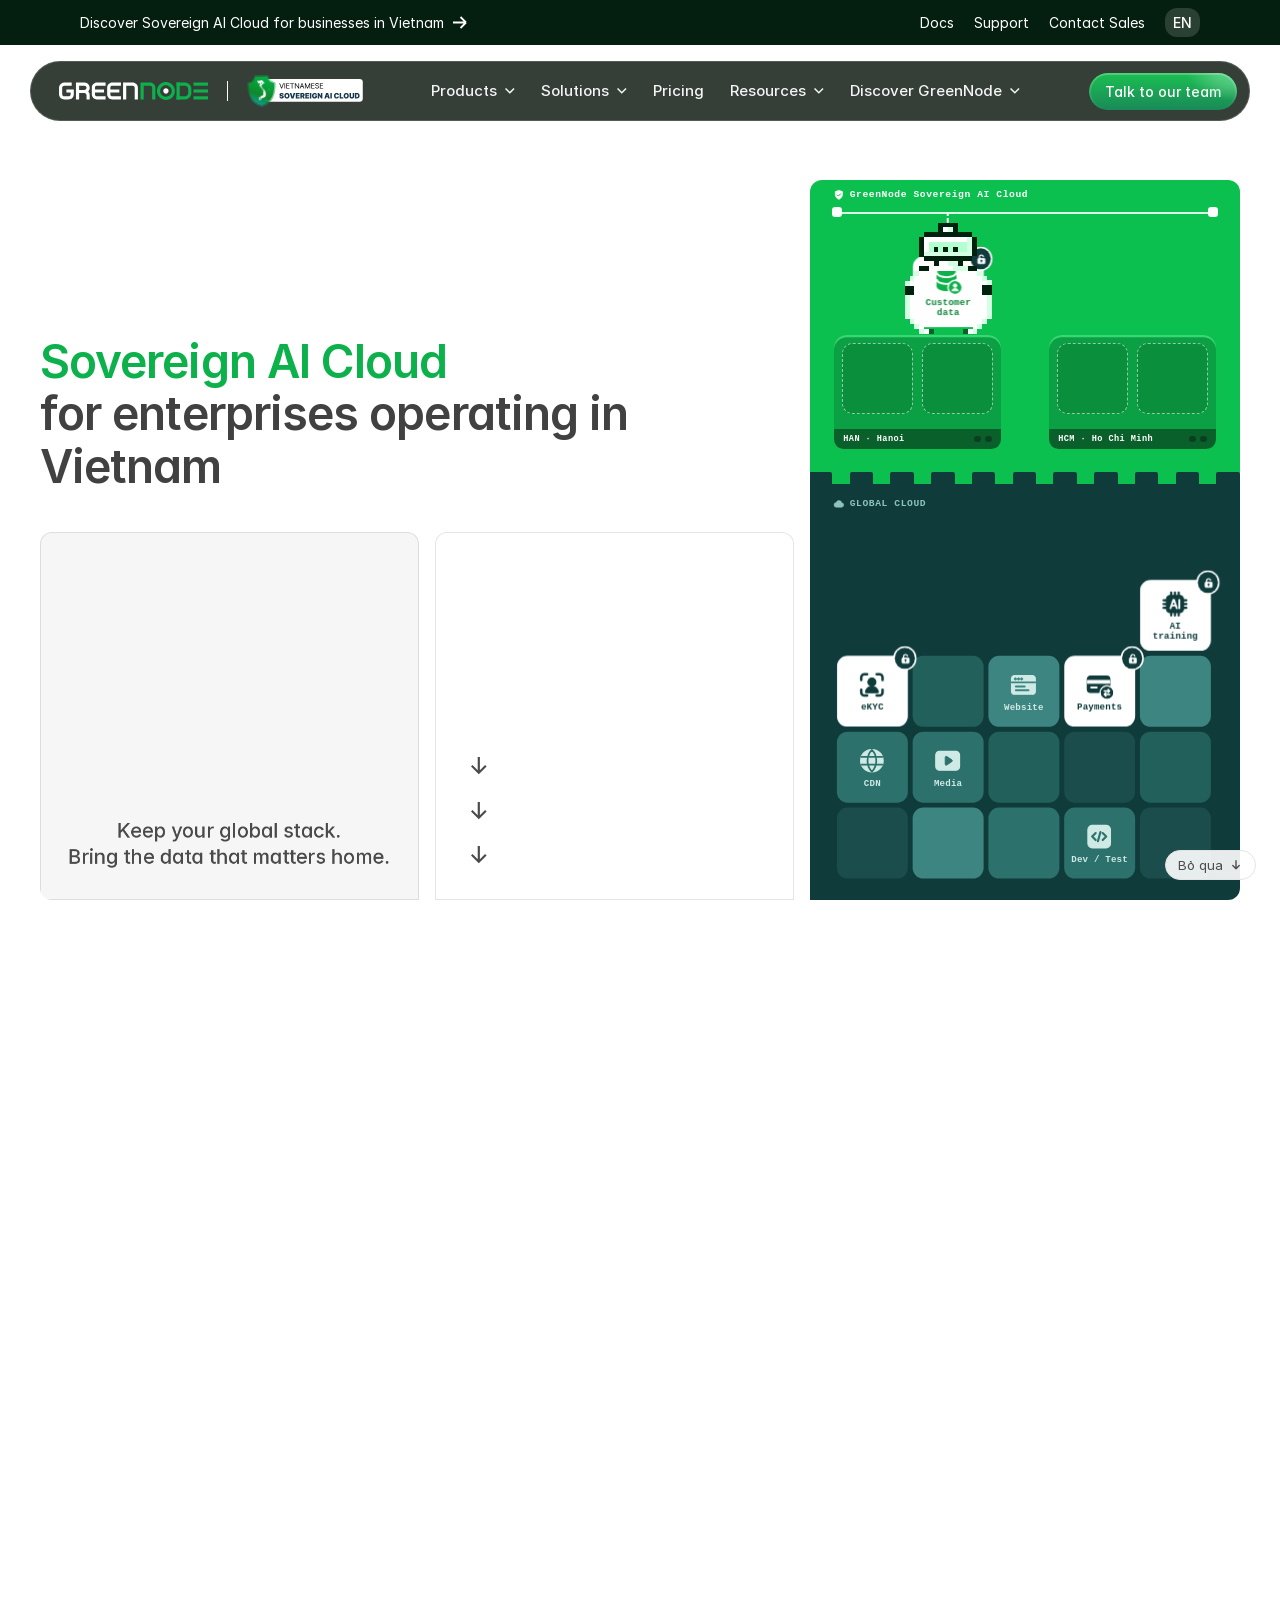
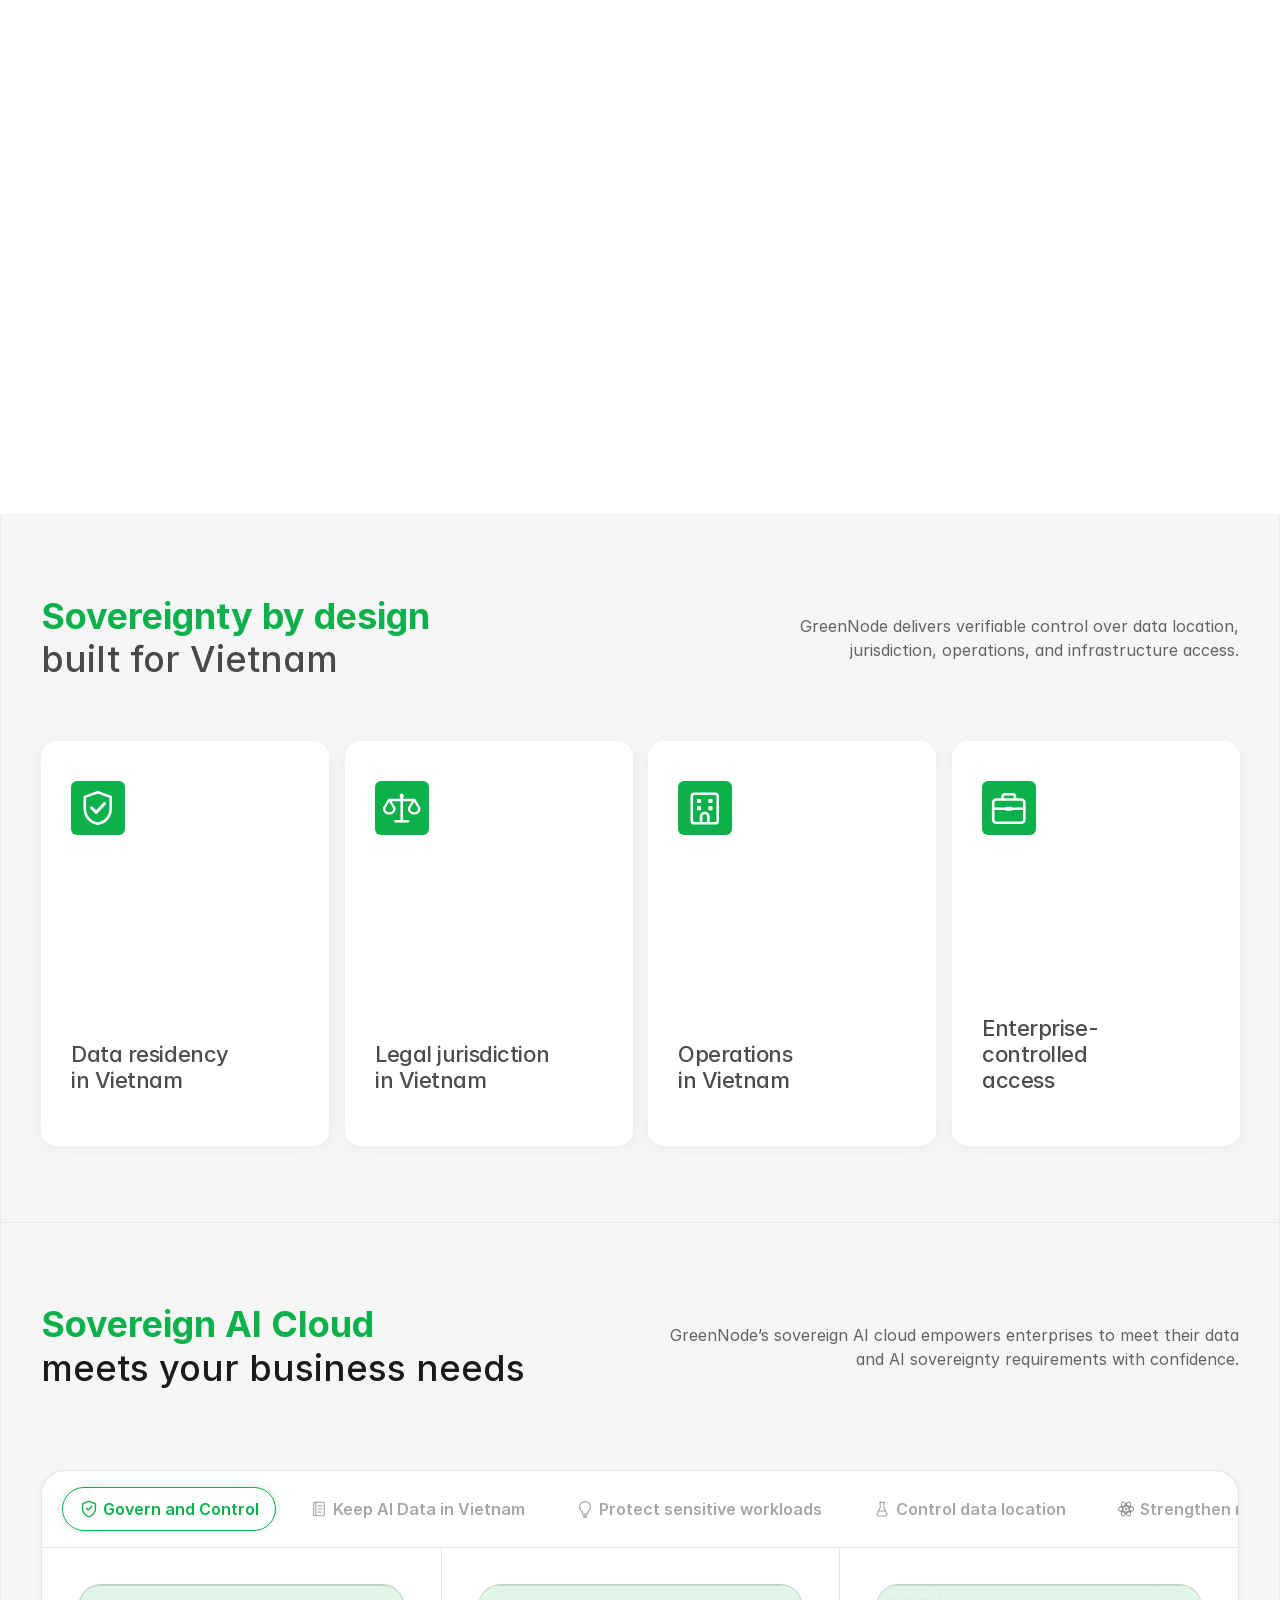
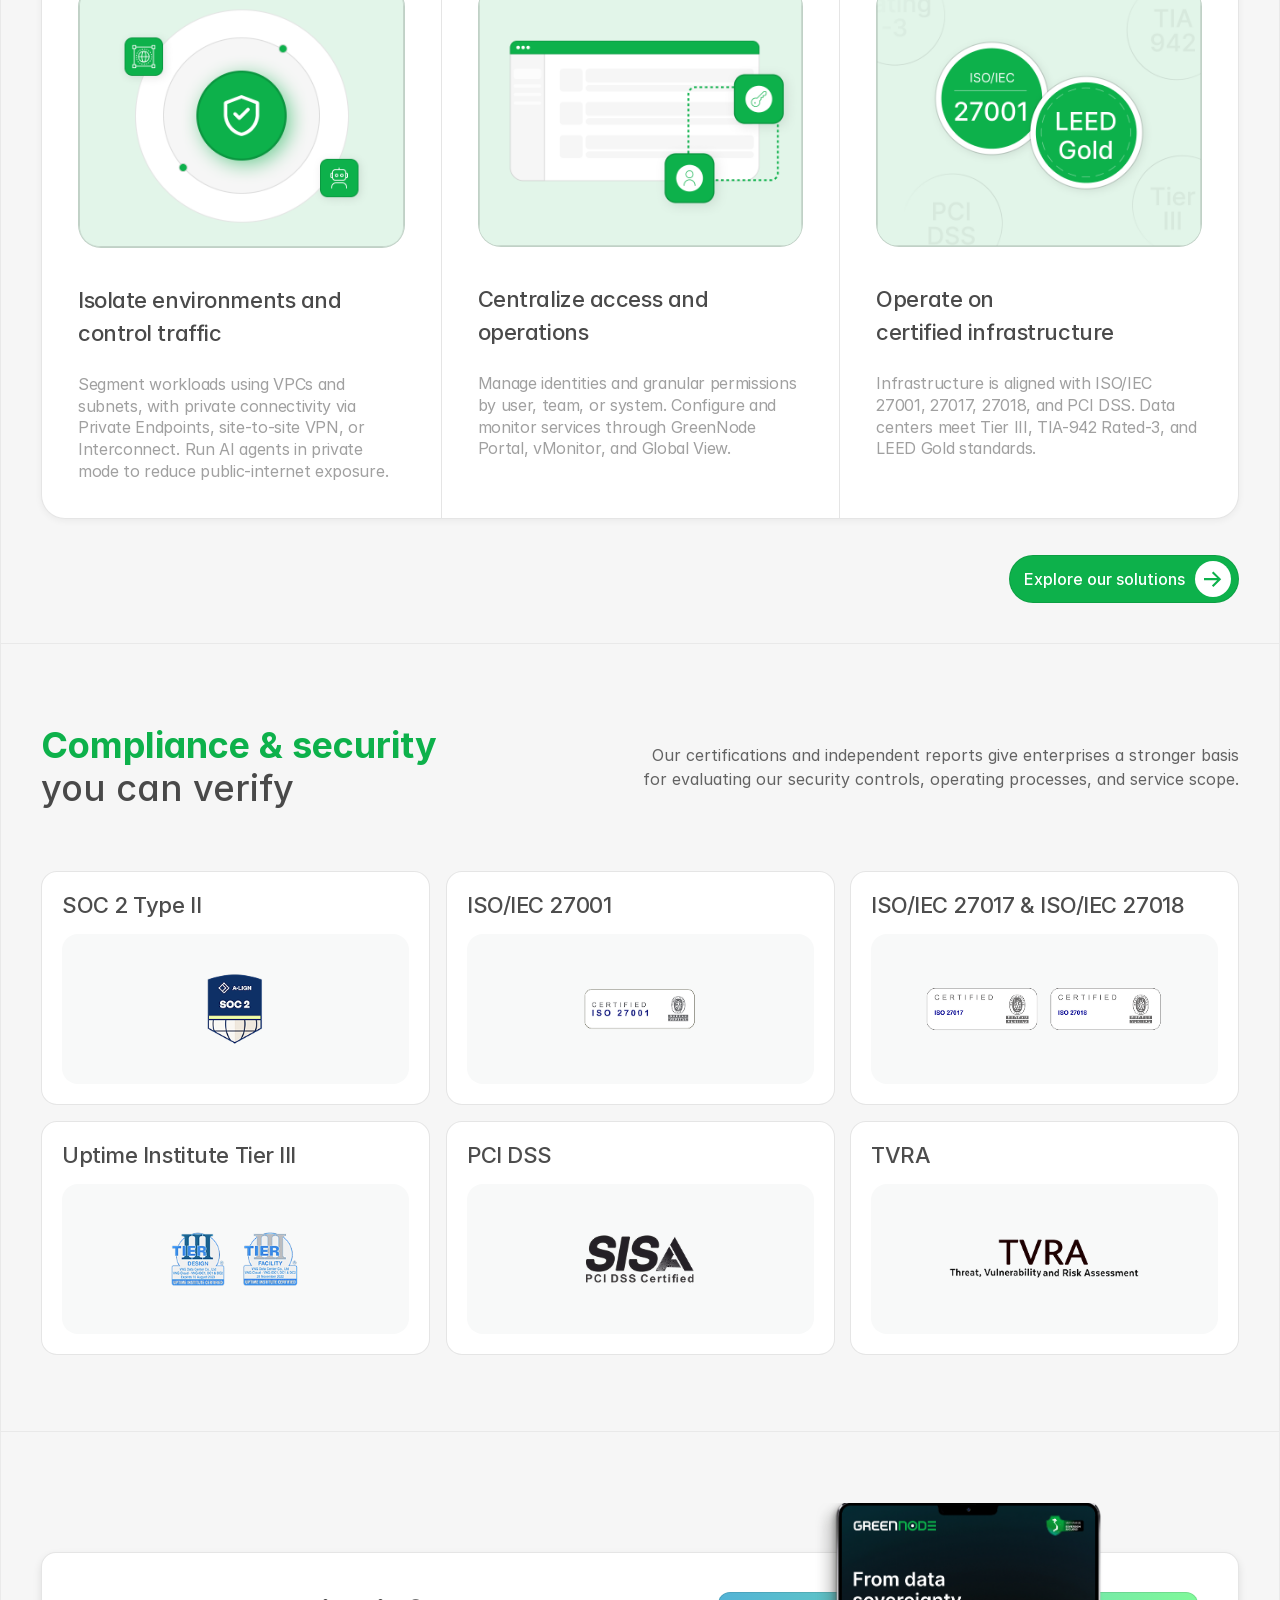
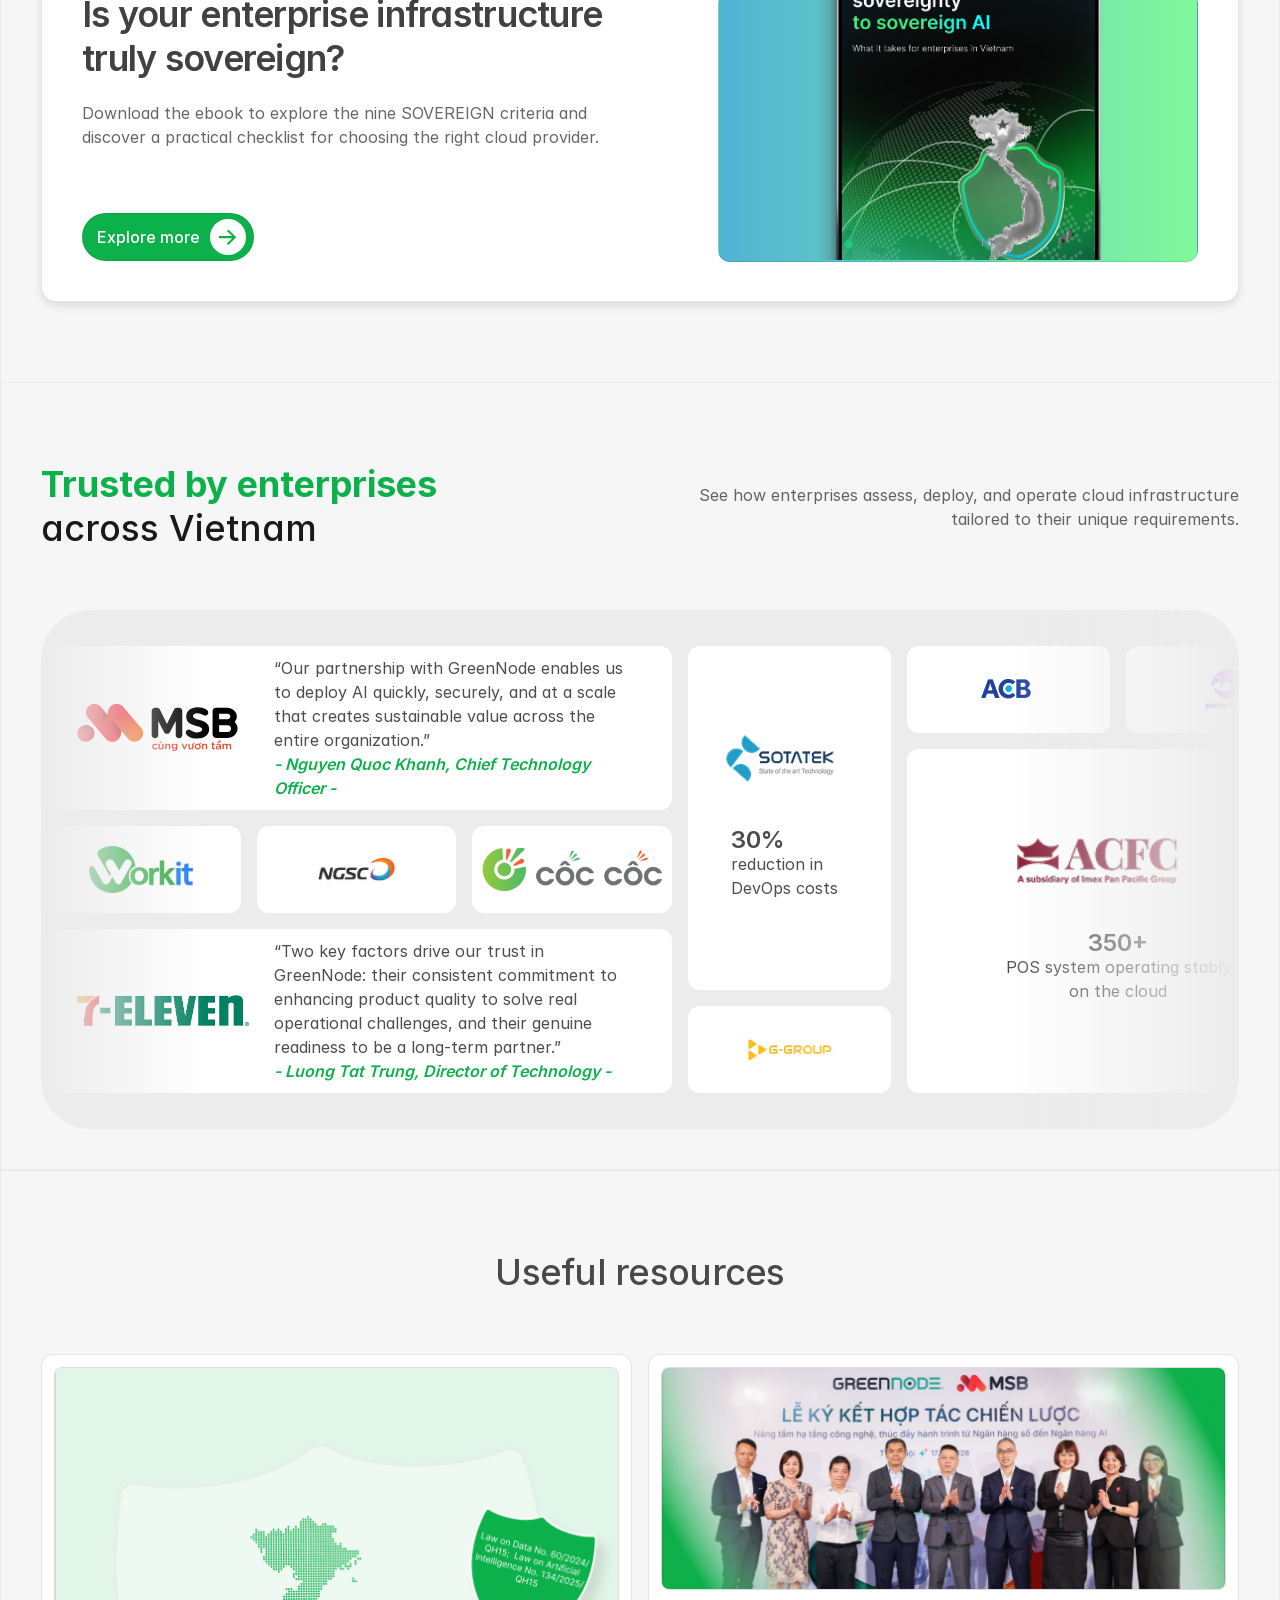
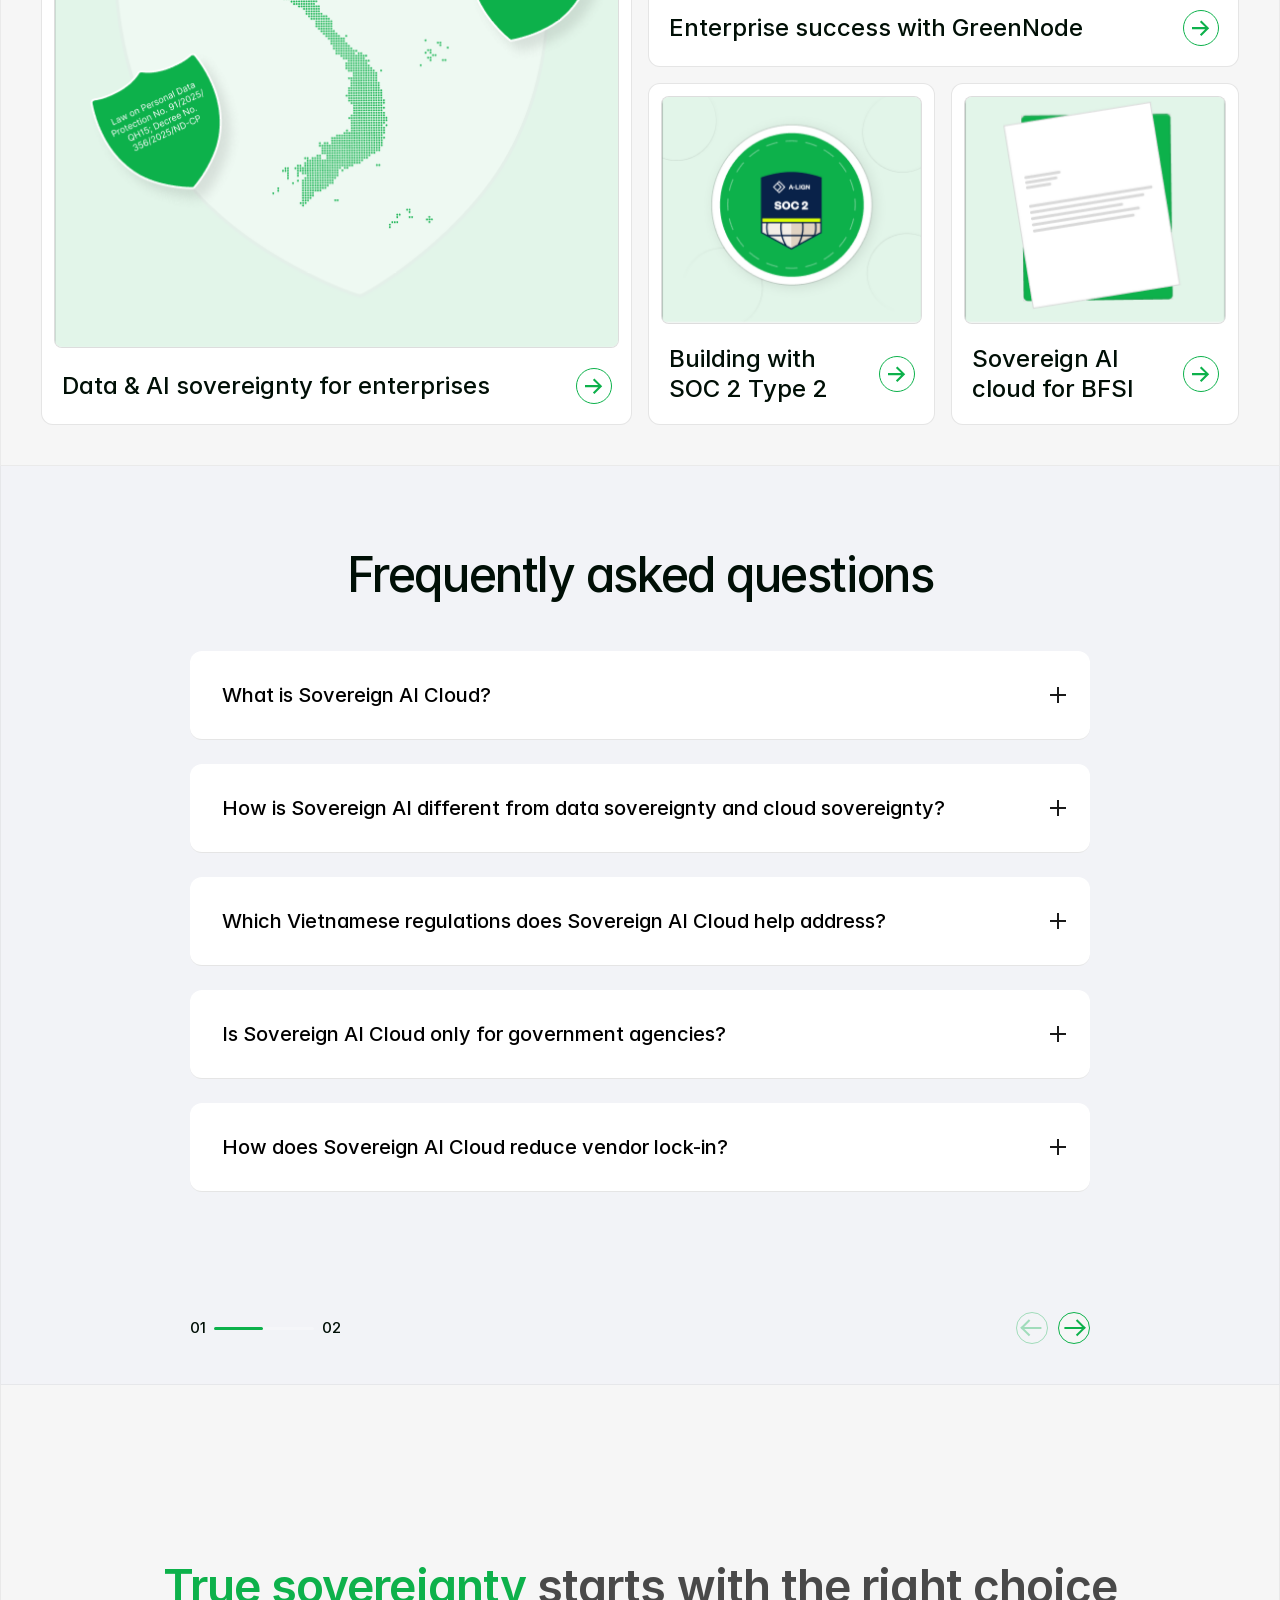
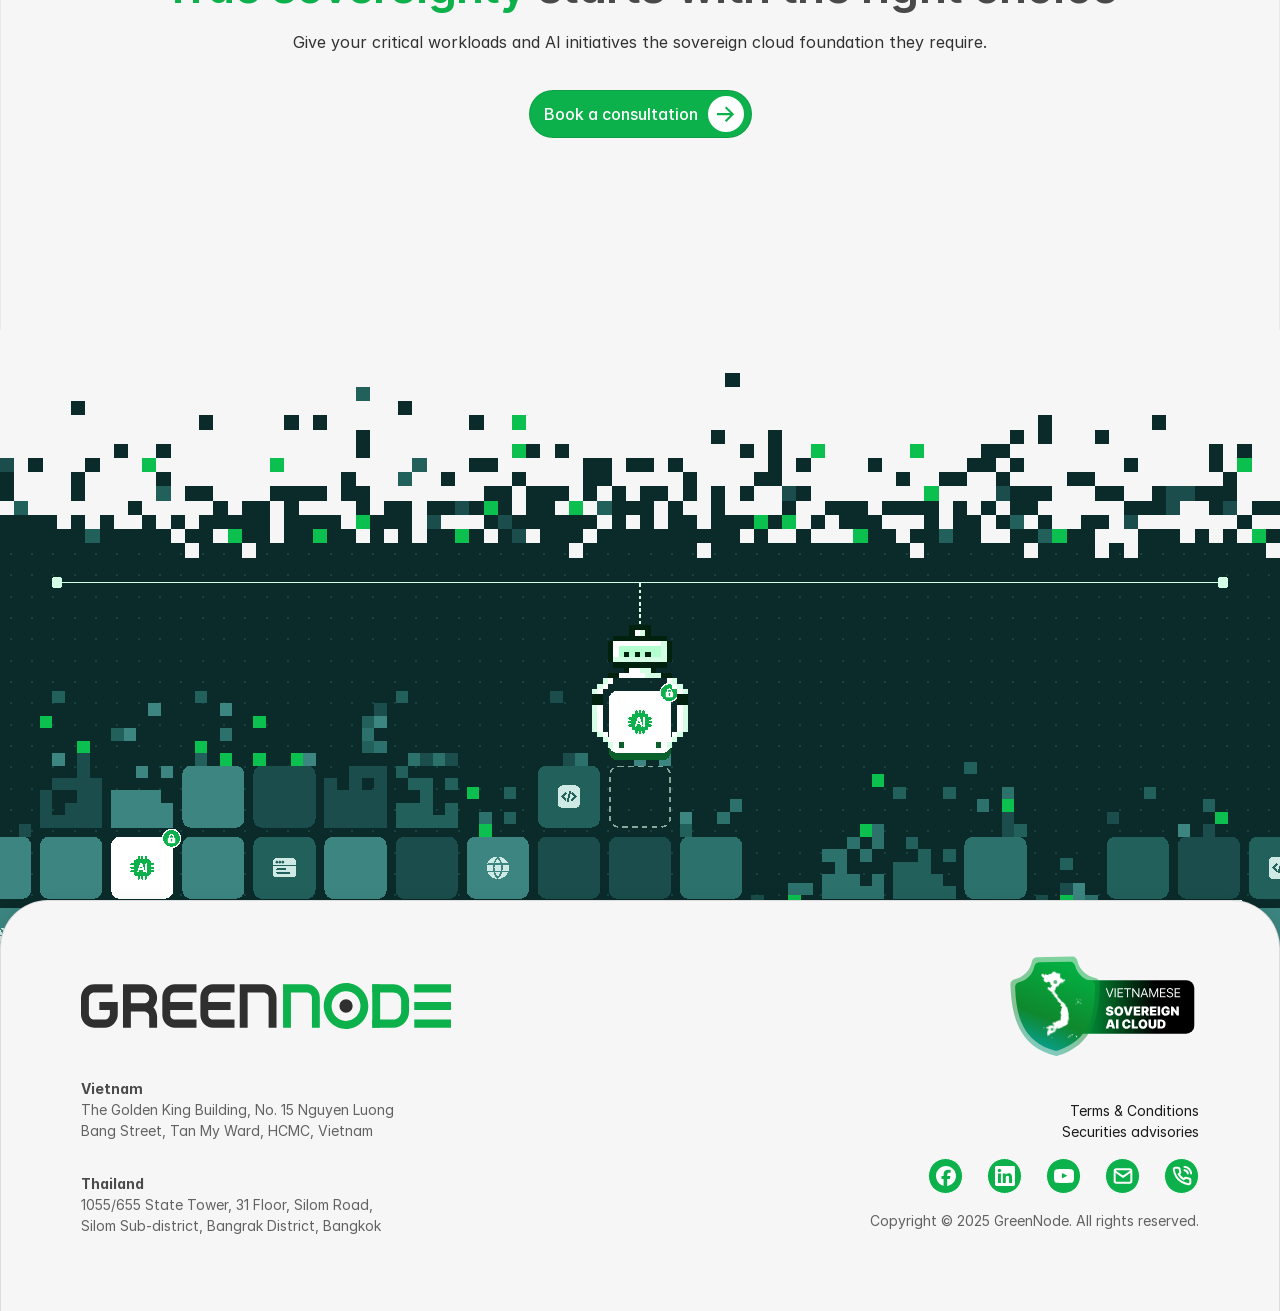
<file: sovereign-ai-cloud/hyper.html>
<!DOCTYPE html><html lang="en" class="light" data-theme="campaign"><head><meta charset="utf-8">
<title>GreenNode - Sovereign AI Cloud for Enterprises Operating in Vietnam (Hyper-Targeted draft)</title>
<meta name="viewport" content="width=device-width, initial-scale=1">
<link rel="stylesheet" href="styles.css"><link rel="stylesheet" href="swiper-bundle.css"><link rel="stylesheet" href="local.css">
<link rel="stylesheet" href="hyper/footer-kv.css?v=5"><link rel="stylesheet" href="hyper/claw.css?v=21"><link rel="stylesheet" href="hyper/story.css?v=24"></head>
<body class="js-ready"><app-root><div class="comp-loading hide idle" style="display: none;"><div class="loading-dialog" style="transition: transform .3s; transform: scale(1);"><img src="assets/green_node_logo_color.svg" alt="Green Node Logo" width="175" height="20" class="brand-logo-main img-fluid"></div></div><main style="min-height: calc(100vh - var(--header-height)); overflow: clip; position: relative;"><app-header><div scroll class="v-header w-100 campaign-mode"><app-header-topbar><div class="topbar d-flex"><div class="topbar-container cloud-container text-body-smaller no-border d-flex" style="align-items: center; justify-content: space-between;"><div class="topbar-content"><div class="topbar-item d-flex align-items-center active" style="transition-duration: 0.5s;"><a href="#" class="d-flex btn-link position-relative t-truncate c-white has-icon"><span>Discover Sovereign AI Cloud for businesses in Vietnam</span><img class="arrow" src="assets/images/arrow.svg" alt="" width="20px" height="20px"></a></div></div><div class="topbar-nav"><a field="path" class="topbar-nav-link position-relative btn-link c-white" href="https://docs.greennode.ai">Docs</a><a field="path" class="topbar-nav-link position-relative btn-link c-white" href="https://helpdesk.greennode.ai">Support</a><a field="path" class="topbar-nav-link position-relative btn-link c-white" href="https://greennode.ai/contact-us">Contact Sales</a><div class="f-500 button-lang">EN <ul class="site-lang list-unstyled"><li class="site-item-wrap position-relative site-item selected"><a class="lang-link d-flex align-items-center" href="#" hreflang="en"><span class="nav-site-lang f-500">EN</span><span class="ml-1 f-400">(English)</span></a></li><li class="site-item-wrap position-relative site-item"><a class="lang-link d-flex align-items-center" href="https://greennode.ai/vi/campaign/sovereign-ai-cloud-ha-tang-chu-quyen" hreflang="vi"><span class="nav-site-lang f-500">VI</span><span class="ml-1 f-400">(Vietnamese)</span></a></li></ul></div></div></div></div></app-header-topbar><div id="v-navbar" class="navbar position-relative v-navbar d-flex align-items-center justify-content-between cloud-container no-border h-100"><div class="mobile-g-btn d-flex d-xl-none align-items-center"><button type="button" id="nav-toggle" data-target="mobile-navigation-menu" aria-label="Menu" aria-controls="mobile-navigation-menu" aria-expanded="false" class="navbar-toggle d-flex"><div class="menu-toggle position-relative"><span></span><span></span><span></span></div></button></div><div class="navbar-header flex-center"><a routerlink="/" class="navbar-brand brand-logo position-relative d-flex align-items-center" href="https://greennode.ai/"><img width="150" height="18" class="brand-logo-main" src="assets/greennode_logo_nav_2ed26d0ca4.svg" alt="GreenNode Logo"></a><span class="campaign-lockup align-items-center"><span aria-hidden="true" class="campaign-lockup-divider"></span><img class="campaign-lockup-logo" src="assets/greennode_campaign_sovereign_ai_cloud_label_d64220f404.svg" alt="greennode-campaign-sovereign-ai-cloud-label"></span></div><div class="navigation-group h-100"><nav id="mobile-navigation-menu" class="mm-card d-xl-none"><div class="mm-back d-flex align-items-center" inert><button type="button" class="mm-back-btn d-flex align-items-center p-0 f-500"><span aria-hidden="true" class="mm-back-icon radius-100 position-relative flex-shrink-0"></span> Go back </button></div></nav><div class="mm-backdrop d-xl-none"></div><nav id="navigation-menu" class="navbar-collapse h-100 d-none d-xl-flex justify-content-center align-items-center p-0"><ul id="menu-nav" class="menu-nav d-xl-flex align-items-xl-center list-unstyled position-relative h-100 m-0"><li class="nav-item d-xl-flex align-items-center h-100"><div class="menu-item position-relative d-flex align-items-center h-100"><a href="#" class="nav-link d-flex align-items-center justify-content-center transition-all text-body-small f-500"><span>Products</span><img src="assets/images/chevron-down.svg" alt width="10px" height="6px" class="chevron-down ml-1"></a><div><div class="child-nav child-nav-36 d-block dropdown-menu" data.id="36"><div class="child-nav-wrapper cloud-container no-border"><div class="buffer"></div><div class="child-nav-container position-relative d-flex align-items-start justify-content-center overflow-hidden"><div class="d-flex w-100 h-100 content-container"><div class="list-container d-flex flex-column flex-shrink-0"><div><div class="list-item d-flex align-items-center radius-100 active"><div class="dot"></div><div class="text-body-small f-500 list-title">Featured products</div></div></div><div><div class="list-item d-flex align-items-center radius-100"><div class="dot"></div><div class="text-body-small f-500 list-title">AI/ML</div></div></div><div><div class="list-item d-flex align-items-center radius-100"><div class="dot"></div><div class="text-body-small f-500 list-title">Compute</div></div></div><div><div class="list-item d-flex align-items-center radius-100"><div class="dot"></div><div class="text-body-small f-500 list-title">Storage</div></div></div><div><div class="list-item d-flex align-items-center radius-100"><div class="dot"></div><div class="text-body-small f-500 list-title">Networking</div></div></div><div><div class="list-item d-flex align-items-center radius-100"><div class="dot"></div><div class="text-body-small f-500 list-title">Databases</div></div></div><div><div class="list-item d-flex align-items-center radius-100"><div class="dot"></div><div class="text-body-small f-500 list-title">Management &amp; Governance</div></div></div></div><div class="list-group"><div class="nav-group-wrapper d-flex flex-column"><div class="nav-group"><div class="group-item-title"><div class="text-h2 f-500 group-title">Featured products </div><div class="text-body-base description">Get started quickly with our featured products</div></div><div class="group-item-wrapper d-grid"><a class="group-item" href="https://greennode.ai/product/gpu-instances"><div class="d-flex"><div class="text-body-small f-600">GPU instances</div><img src="assets/images/arrow-black.svg" alt width="22px" height="22px" class="arrow"></div><div class="description text-body-smaller">Optimized for various AI and HPC workloads</div></a><a class="group-item" href="https://greennode.ai/product/cpu-instances"><div class="d-flex"><div class="text-body-small f-600">CPU instances</div><img src="assets/images/arrow-black.svg" alt width="22px" height="22px" class="arrow"></div><div class="description text-body-smaller">Secure and scalable compute resources for any virtual workloads</div></a><a class="group-item" href="https://greennode.ai/product/vks"><div class="d-flex"><div class="text-body-small f-600">Kubernetes (VKS)</div><img src="assets/images/arrow-black.svg" alt width="22px" height="22px" class="arrow"></div><div class="description text-body-smaller">Fully managed Kubernetes built for teams deploying applications at scale</div></a><a class="group-item" href="https://greennode.ai/product/ai-platform"><div class="d-flex"><div class="text-body-small f-600">AI Platform</div><img src="assets/images/arrow-black.svg" alt width="22px" height="22px" class="arrow"></div><div class="description text-body-smaller">Unified platform to train, fine-tune, and deploy AI models at scale</div></a><a class="group-item" href="https://greennode.ai/product/model-as-a-service"><div class="d-flex"><div class="text-body-small f-600">Model as a Service (MaaS)</div><img src="assets/images/arrow-black.svg" alt width="22px" height="22px" class="arrow"></div><div class="description text-body-smaller">Library of 20+ ready-to-use AI models for diverse applications</div></a><a class="group-item" href="https://greennode.ai/product/agentbase"><div class="d-flex"><div class="text-body-small f-600">AgentBase</div><img src="assets/images/arrow-black.svg" alt width="22px" height="22px" class="arrow"></div><div class="description text-body-smaller">Deploy agents from prototype to production faster, securely, and effectively.</div></a></div></div><div class="nav-group d-none"><div class="group-item-title"><div class="text-h2 f-500 group-title">AI/ML </div><div class="text-body-base description">Experiment and build AI innovation across your business</div></div><div class="group-item-wrapper d-grid"><a class="group-item" href="https://greennode.ai/product/ai-platform"><div class="d-flex"><div class="text-body-small f-600">AI Platform</div><img src="assets/images/arrow-black.svg" alt width="22px" height="22px" class="arrow"></div><div class="description text-body-smaller">Unified platform to train, fine-tune, and deploy AI models at scale</div></a><a class="group-item" href="https://greennode.ai/product/model-as-a-service"><div class="d-flex"><div class="text-body-small f-600">Model as a Service (MaaS)</div><img src="assets/images/arrow-black.svg" alt width="22px" height="22px" class="arrow"></div><div class="description text-body-smaller">Library of 20+ ready-to-use AI models for diverse applications</div></a><a class="group-item" href="https://greennode.ai/product/greennode-idp"><div class="d-flex"><div class="text-body-small f-600">Intelligent Document Processing (IDP)</div><img src="assets/images/arrow-black.svg" alt width="22px" height="22px" class="arrow"></div><div class="description text-body-smaller">AI-powered document processing for improved efficiency</div></a><a class="group-item" href="https://greennode.ai/product/agentbase"><div class="d-flex"><div class="text-body-small f-600">AgentBase</div><img src="assets/images/arrow-black.svg" alt width="22px" height="22px" class="arrow"></div><div class="description text-body-smaller">Deploy agents from prototype to production faster, securely, and effectively.</div></a><a class="group-item" href="https://greennode.ai/product/one-click-openclaw-deployment"><div class="d-flex"><div class="text-body-small f-600">OpenClaw 1-Click</div><img src="assets/images/arrow-black.svg" alt width="22px" height="22px" class="arrow"></div><div class="description text-body-smaller">Deploy and run OpenClaw agents 24/7</div></a></div></div><div class="nav-group d-none"><div class="group-item-title"><div class="text-h2 f-500 group-title">Compute </div><div class="text-body-base description">Deploy instances and containers computing</div></div><div class="group-item-wrapper d-grid"><a class="group-item" href="https://greennode.ai/product/gpu-instances"><div class="d-flex"><div class="text-body-small f-600">GPU instances</div><img src="assets/images/arrow-black.svg" alt width="22px" height="22px" class="arrow"></div><div class="description text-body-smaller">Optimized for various AI and HPC workloads</div></a><a class="group-item" href="https://greennode.ai/product/cpu-instances"><div class="d-flex"><div class="text-body-small f-600">CPU instances</div><img src="assets/images/arrow-black.svg" alt width="22px" height="22px" class="arrow"></div><div class="description text-body-smaller">Secure and scalable compute resources for any virtual workloads</div></a><a class="group-item" href="https://greennode.ai/product/vks"><div class="d-flex"><div class="text-body-small f-600">Kubernetes (VKS)</div><img src="assets/images/arrow-black.svg" alt width="22px" height="22px" class="arrow"></div><div class="description text-body-smaller">Fully managed Kubernetes built for teams deploying applications at scale</div></a></div></div><div class="nav-group d-none"><div class="group-item-title"><div class="text-h2 f-500 group-title">Storage </div><div class="text-body-base description">Securely store and manage data for every workload</div></div><div class="group-item-wrapper d-grid"><a class="group-item" href="https://greennode.ai/product/file-storage"><div class="d-flex"><div class="text-body-small f-600">File Storage</div><img src="assets/images/arrow-black.svg" alt width="22px" height="22px" class="arrow"></div><div class="description text-body-smaller">Elastic file storage with comprehensive data access and security</div></a><a class="group-item" href="https://greennode.ai/product/object-storage"><div class="d-flex"><div class="text-body-small f-600">Object storage</div><img src="assets/images/arrow-black.svg" alt width="22px" height="22px" class="arrow"></div><div class="description text-body-smaller">Object storage with unlimited virtual scale</div></a><a class="group-item" href="https://greennode.ai/product/block-storage"><div class="d-flex"><div class="text-body-small f-600">Block storage</div><img src="assets/images/arrow-black.svg" alt width="22px" height="22px" class="arrow"></div><div class="description text-body-smaller">Block storage built for mission-critical workloads</div></a><a class="group-item" href="https://greennode.ai/product/backup"><div class="d-flex"><div class="text-body-small f-600">Backup</div><img src="assets/images/arrow-black.svg" alt width="22px" height="22px" class="arrow"></div><div class="description text-body-smaller">Automated, encrypted backups with instant recovery and ransomware protection.</div></a><a class="group-item" href="https://greennode.ai/product/snapshots"><div class="d-flex"><div class="text-body-small f-600">Snapshots</div><img src="assets/images/arrow-black.svg" alt width="22px" height="22px" class="arrow"></div><div class="description text-body-smaller">Incremental disk snapshots with instant rollback, zero downtime.</div></a><a class="group-item" href="https://greennode.ai/product/data-recovery-center"><div class="d-flex"><div class="text-body-small f-600">DR Center</div><img src="assets/images/arrow-black.svg" alt width="22px" height="22px" class="arrow"></div><div class="description text-body-smaller">Real-time replication, instant failover, zero disruption.</div></a></div></div><div class="nav-group d-none"><div class="group-item-title"><div class="text-h2 f-500 group-title">Networking &amp; Content delivery </div><div class="text-body-base description">Run workload on a secure and reliable regional network</div></div><div class="group-item-wrapper d-grid"><a class="group-item" href="https://greennode.ai/product/vpc"><div class="d-flex"><div class="text-body-small f-600">VPC</div><img src="assets/images/arrow-black.svg" alt width="22px" height="22px" class="arrow"></div><div class="description text-body-smaller">Network environment that belongs to the defined enterprise and is independent of other businesses on GreenNode</div></a><a class="group-item" href="https://greennode.ai/product/Load-Balancer"><div class="d-flex"><div class="text-body-small f-600">Load Balancer</div><img src="assets/images/arrow-black.svg" alt width="22px" height="22px" class="arrow"></div><div class="description text-body-smaller">Distribute network traffic to multiple back-end servers in a computer group</div></a><a class="group-item" href="https://greennode.ai/product/Interconnect"><div class="d-flex"><div class="text-body-small f-600">Interconnect</div><img src="assets/images/arrow-black.svg" alt width="22px" height="22px" class="arrow"></div><div class="description text-body-smaller">Data moves through the internal network system of GreenNode without the need to use the public Internet.</div></a><a class="group-item" href="https://greennode.ai/product/cross-connect"><div class="d-flex"><div class="text-body-small f-600">Cross Connect</div><img src="assets/images/arrow-black.svg" alt width="22px" height="22px" class="arrow"></div><div class="description text-body-smaller">Network connection between two VPCs that allows you to route traffic</div></a><a class="group-item" href="https://greennode.ai/product/vpn-site-to-site"><div class="d-flex"><div class="text-body-small f-600">VPN Site to Site</div><img src="assets/images/arrow-black.svg" alt width="22px" height="22px" class="arrow"></div><div class="description text-body-smaller">Private connection to communicate between two or more private network</div></a><a class="group-item" href="https://greennode.ai/product/vWAF"><div class="d-flex"><div class="text-body-small f-600">vWAF</div><img src="assets/images/arrow-black.svg" alt width="22px" height="22px" class="arrow"></div><div class="description text-body-smaller">Security solution designed to protect web applications and APIs</div></a><a class="group-item" href="https://greennode.ai/product/vcdn"><div class="d-flex"><div class="text-body-small f-600">vCDN</div><img src="assets/images/arrow-black.svg" alt width="22px" height="22px" class="arrow"></div><div class="description text-body-smaller">Accelerates the speed of websites and mobile applications</div></a></div></div><div class="nav-group d-none"><div class="group-item-title"><div class="text-h2 f-500 group-title">Databases </div><div class="text-body-base description">Power AI and data-driven applications at any scale</div></div><div class="group-item-wrapper d-grid"><a class="group-item" href="https://greennode.ai/product/vdb-postgresql"><div class="d-flex"><div class="text-body-small f-600">vDB PostgreSQL</div><img src="assets/images/arrow-black.svg" alt width="22px" height="22px" class="arrow"></div><div class="description text-body-smaller">Managed relational database for enterprise-grade data integrity and complex queries</div></a><a class="group-item" href="https://greennode.ai/product/vdb-mysql"><div class="d-flex"><div class="text-body-small f-600">vDB MySQL</div><img src="assets/images/arrow-black.svg" alt width="22px" height="22px" class="arrow"></div><div class="description text-body-smaller">High-performance relational database for web-scale applications</div></a><a class="group-item" href="https://greennode.ai/product/vdb-kafka"><div class="d-flex"><div class="text-body-small f-600">vDB Kafka</div><img src="assets/images/arrow-black.svg" alt width="22px" height="22px" class="arrow"></div><div class="description text-body-smaller">Distributed streaming platform for real-time data pipelines</div></a><a class="group-item" href="https://greennode.ai/product/vdb-redis"><div class="d-flex"><div class="text-body-small f-600">vDB Redis</div><img src="assets/images/arrow-black.svg" alt width="22px" height="22px" class="arrow"></div><div class="description text-body-smaller">In-memory data store for ultra-fast caching and real-time operations</div></a><a class="group-item" href="https://greennode.ai/product/vdb-opensearch"><div class="d-flex"><div class="text-body-small f-600">vDB OpenSearch</div><img src="assets/images/arrow-black.svg" alt width="22px" height="22px" class="arrow"></div><div class="description text-body-smaller">Search and analytics engine for logs, metrics and observability</div></a><a class="group-item" href="https://greennode.ai/product/vdb-mariadb"><div class="d-flex"><div class="text-body-small f-600">vDB MariaDB</div><img src="assets/images/arrow-black.svg" alt width="22px" height="22px" class="arrow"></div><div class="description text-body-smaller">Enterprise relational database with high availability and synchronous replication</div></a></div></div><div class="nav-group d-none"><div class="group-item-title"><div class="text-h2 f-500 group-title">Management &amp; Governance </div><div class="text-body-base description">Enforce policies, control access, and govern resources at scale</div></div><div class="group-item-wrapper d-grid"><a class="group-item" href="https://greennode.ai/product/iam"><div class="d-flex"><div class="text-body-small f-600">IAM</div><img src="assets/images/arrow-black.svg" alt width="22px" height="22px" class="arrow"></div><div class="description text-body-smaller">Centralized identity and access control for GreenNode services.</div></a><a class="group-item" href="https://greennode.ai/product/vmonitor-platform"><div class="d-flex"><div class="text-body-small f-600">vMonitor</div><img src="assets/images/arrow-black.svg" alt width="22px" height="22px" class="arrow"></div><div class="description text-body-smaller">Continuous monitoring for system performance and health.</div></a></div></div></div></div></div></div></div></div></div></div><div class="menu-backdrop"></div></li><li class="nav-item d-xl-flex align-items-center h-100"><div class="menu-item position-relative d-flex align-items-center h-100"><a href="#" class="nav-link d-flex align-items-center justify-content-center transition-all text-body-small f-500"><span>Solutions</span><img src="assets/images/chevron-down.svg" alt width="10px" height="6px" class="chevron-down ml-1"></a><div><div class="child-nav child-nav-70 d-block dropdown-menu" data.id="70"><div class="child-nav-wrapper cloud-container no-border"><div class="buffer"></div><div class="child-nav-container position-relative d-flex align-items-start justify-content-center overflow-hidden"><div class="d-flex w-100 h-100 content-container"><div class="list-container d-flex flex-column flex-shrink-0"><div><div class="list-item d-flex align-items-center radius-100 active"><div class="dot"></div><div class="text-body-small f-500 list-title">By Industry</div></div></div></div><div class="list-group"><div class="nav-group-wrapper d-flex flex-column"><div class="nav-group"><div class="group-item-title"><div class="text-h2 f-500 group-title">By Industry </div><div class="text-body-base description">AI and Cloud solutions tailored for your business needs</div></div><div class="group-item-wrapper d-grid"><a class="group-item" href="https://greennode.ai/solution/bfsi"><div class="d-flex"><div class="text-body-small f-600">Financial services</div><img src="assets/images/arrow-black.svg" alt width="22px" height="22px" class="arrow"></div><div class="description text-body-smaller">Power financial services on sovereign cloud built for every critical workload</div></a><a class="group-item" href="https://greennode.ai/solution/retail"><div class="d-flex"><div class="text-body-small f-600">Retail</div><img src="assets/images/arrow-black.svg" alt width="22px" height="22px" class="arrow"></div><div class="description text-body-smaller">Modernize retail infrastructure for seamless, scalable growth</div></a></div></div></div></div></div></div></div></div></div></div><div class="menu-backdrop"></div></li><li class="nav-item d-xl-flex align-items-center h-100"><div class="menu-item position-relative d-flex align-items-center h-100"><a class="nav-link d-flex align-items-center justify-content-center transition-all text-body-small f-500" href="https://greennode.ai/pricing"><span>Pricing</span></a></div><div class="menu-backdrop"></div></li><li class="nav-item d-xl-flex align-items-center h-100"><div class="menu-item position-relative d-flex align-items-center h-100"><a href="#" class="nav-link d-flex align-items-center justify-content-center transition-all text-body-small f-500"><span>Resources</span><img src="assets/images/chevron-down.svg" alt width="10px" height="6px" class="chevron-down ml-1"></a><div><div class="child-nav child-nav-74 d-block dropdown-menu" data.id="74"><div class="child-nav-wrapper cloud-container no-border"><div class="buffer"></div><div class="child-nav-container position-relative d-flex align-items-start justify-content-center overflow-hidden"><div class="d-flex w-100 h-100 content-container"><div class="list-group"><div class="nav-group-wrapper image-template d-flex flex-column"><div class="nav-group"><div class="group-item-title mb-0"><div class="text-body-large f-600 group-title"> Discover &amp; Learn</div></div><div class="group-item-wrapper grid-2 d-grid"><a class="group-item" href="https://greennode.ai/blog"><div class="d-flex"><div class="text-body-small f-600">Tech blogs</div><img src="assets/images/arrow-black.svg" alt width="22px" height="22px" class="arrow"></div><div class="description text-body-smaller">Explore latest insights, frameworks, and best practices for smarter solutions</div></a><a class="group-item" href="https://greennode.ai/tutorial"><div class="d-flex"><div class="text-body-small f-600">Tutorials</div><img src="assets/images/arrow-black.svg" alt width="22px" height="22px" class="arrow"></div><div class="description text-body-smaller">Get started with step-by-step instructions for specific use cases</div></a><a class="group-item" href="https://docs.vngcloud.vn/vng-cloud-document"><div class="d-flex"><div class="text-body-small f-600">Portal documentation</div><img src="assets/images/arrow-black.svg" alt width="22px" height="22px" class="arrow"></div><div class="description text-body-smaller">Access to technical guides and reference to leverage the most of GreenNode</div></a><a class="group-item" href="https://greennode.ai/customer-story"><div class="d-flex"><div class="text-body-small f-600">Success stories</div><img src="assets/images/arrow-black.svg" alt width="22px" height="22px" class="arrow"></div><div class="description text-body-smaller">See how businesses transform with practical AI and cloud implementations</div></a></div></div><div class="nav-group"><div class="group-item-title mb-0"><div class="text-body-large f-600 group-title"> Connect &amp; Support</div></div><div class="group-item-wrapper grid-2 d-grid"><a class="group-item" href="https://health.greennode.ai"><div class="d-flex"><div class="text-body-small f-600">System status</div><img src="assets/images/arrow-black.svg" alt width="22px" height="22px" class="arrow"></div><div class="description text-body-smaller">Monitor real-time system performance and stay informed on service availability</div></a><a class="group-item" href="https://helpdesk.greennode.ai/portal/en/home"><div class="d-flex"><div class="text-body-small f-600">Customer support</div><img src="assets/images/arrow-black.svg" alt width="22px" height="22px" class="arrow"></div><div class="description text-body-smaller">Chat with us for proactive guidance, issue resolution, and further support</div></a></div></div></div></div><div class="image-wrapper d-flex p-3 flex-shrink-0"><a class="group-item flex d-flex flex-column p-2" href="https://marketplace.console.greennode.ai/"><div class="banner-image bg-cover position-relative flex mb-2 lazyload" data-bgset="assets/Maketplace_ngang_c598105429.jpg"></div><div class="d-flex"><div class="text-body-small f-600">Marketplace</div><img src="assets/images/arrow-black.svg" alt width="22px" height="22px" class="arrow"></div><div class="description text-body-smaller">Discover and deploy AI and cloud tools instantly</div></a></div></div></div></div></div></div></div><div class="menu-backdrop"></div></li><li class="nav-item d-xl-flex align-items-center h-100"><div class="menu-item position-relative d-flex align-items-center h-100"><a href="#" class="nav-link d-flex align-items-center justify-content-center transition-all text-body-small f-500"><span>Discover GreenNode</span><img src="assets/images/chevron-down.svg" alt width="10px" height="6px" class="chevron-down ml-1"></a><div><div class="child-nav child-nav-83 d-block dropdown-menu" data.id="83"><div class="child-nav-wrapper cloud-container no-border"><div class="buffer"></div><div class="child-nav-container position-relative d-flex align-items-start justify-content-center overflow-hidden"><div class="d-flex w-100 h-100 content-container"><div class="list-group"><div class="nav-group-wrapper video-template d-flex flex-column"><div class="group-wrapper d-flex p-3"><a class="video-group d-block p-2 group-item" href="https://greennode.ai/about-us"><div class="banner-image bg-cover position-relative w-100 mb-2 lazyload" data-bgset="assets/About_Us_339129056d.png"></div><div class="d-flex"><div class="text-body-large f-700">About us</div><img src="assets/images/arrow-black.svg" alt width="22px" height="22px" class="arrow"></div><div class="text-body-smaller description">GreenNode, a leading AI and Cloud provider in SEA, delivers secure, scalable, and cost-efficient solutions to help enterprises accelerate digital transformation and growth</div></a><div class="content-group flex d-flex flex-column justify-content-between"><div class="nav-group"><div class="group-item-title mb-0"><div class="text-body-large f-600 group-title"> Trust &amp; Transparecy </div></div><div class="group-item-wrapper grid-2 d-grid"><a class="group-item" href="https://health.greennode.ai/"><div class="d-flex"><div class="text-body-small f-600">Services Health</div><img src="assets/images/arrow-black.svg" alt width="22px" height="22px" class="arrow"></div><div class="description text-body-smaller">View the current and historical status of all GreenNode services</div></a><a class="group-item" href="https://greennode.ai/terms-of-service"><div class="d-flex"><div class="text-body-small f-600">Terms of service</div><img src="assets/images/arrow-black.svg" alt width="22px" height="22px" class="arrow"></div><div class="description text-body-smaller">Explore our service duration and contractual terms</div></a><a class="group-item" href="https://greennode.ai/security-advisories"><div class="d-flex"><div class="text-body-small f-600">Security advisories</div><img src="assets/images/arrow-black.svg" alt width="22px" height="22px" class="arrow"></div><div class="description text-body-smaller">Stay informed about the latest security updates, vulnerabilities, and guidance</div></a></div></div></div></div></div></div></div></div></div></div></div></div><div class="menu-backdrop"></div></li></ul><div aria-hidden="true" class="dropdown-stage"><div class="cloud-container no-border"><div class="buffer"></div><div class="dropdown-stage-card"></div></div></div></nav></div><div class="options-menu right h-100"><ul class="menu-right d-flex align-items-center h-100 list-unstyled"><li class="nav-item h-100 nav-item-btn d-none d-lg-flex align-items-center is-campaign-cta"><a class="flex-center transition-all position-relative overflow-hidden radius-100 text-body-smaller f-500 btn-sign-in btn btn-primary" id="btn-header-2435" href="https://forms.zohopublic.com/vngdb/form/GreenNodeContactoursalesteam/formperma/IaBaOHP_-ZsZ6L160XrNFc7kfazT0rzCitXu2TJxTfc?zf_pf_id=772425"> Talk to our team </a></li></ul></div></div></div><div class="v-header-mask">&nbsp;</div></app-header><router-outlet></router-outlet><app-layout><router-outlet></router-outlet><app-campaign><div class="campaign"><app-sovereign-intro><section data-hyper data-mode="c" class="sov-intro pb-0 intro gn-section position-relative" id="intro"><div class="sov-intro__stage"><div class="cloud-container no-border sov-intro__container no-pb w-100"><div class="sov-intro__row position-relative d-flex"><div class="sov-intro__main d-flex flex-column gap"><div class="sov-intro__head"><h1 class="sov-intro__title hero-reveal f-600 m-0"><span class="primary-color ">Sovereign AI Cloud</span> <br class="d-none d-md-block">for enterprises operating in <br class="d-none d-md-block">Vietnam</h1></div><div class="sov-intro__panels"><div class="sov-intro__panel sov-intro__panel--note position-relative"><div aria-hidden="true" class="sov-intro__surface"><div class="sov-intro__map"><img lazyload class="sov-intro__map-img d-block w-100 h-100" width="381" height="604" src="assets/greennode_campaign_sovereign_vietnam_dotted_map_c970adabb0.svg" alt="greennode campaign sovereign vietnam dotted map"><i class="sov-intro__pin" style="left: 26.12%; top: 13.33%;"></i><i class="sov-intro__pin" style="left: 32.41%; top: 14.98%;"></i><i class="sov-intro__pin" style="left: 41.08%; top: 75.25%;"></i><i class="sov-intro__pin" style="left: 35.04%; top: 78.06%;"></i><i class="sov-intro__pin" style="left: 42.65%; top: 79.72%;"></i></div></div><p class="sov-intro__note m-0">Keep your global stack. <br class="d-none d-md-block"><span class="primary-color ">Bring the data that matters home.</span></p></div><div class="sov-intro__panel sov-intro__panel--flow position-relative"><div aria-hidden="true" class="sov-intro__flow d-flex flex-column"><span class="sov-intro__arrow f-500 d-block"><svg width="16" height="18" viewBox="0 0 16 18" fill="none" xmlns="http://www.w3.org/2000/svg"><path d="M0.00025097 9.40504L1.48833 7.90025L6.7133 13.1252L6.71331 8.08137e-05L8.8869 8.09087e-05L8.8869 13.1252L14.1035 7.90025L15.6 9.40505L7.8001 17.2049L0.00025097 9.40504Z" fill="#4A4A4A" style="animation-delay: 0.2s;"/></svg></span><span class="sov-intro__arrow f-500 d-block"><svg width="16" height="18" viewBox="0 0 16 18" fill="none" xmlns="http://www.w3.org/2000/svg"><path d="M0.00025097 9.40504L1.48833 7.90025L6.7133 13.1252L6.71331 8.08137e-05L8.8869 8.09087e-05L8.8869 13.1252L14.1035 7.90025L15.6 9.40505L7.8001 17.2049L0.00025097 9.40504Z" fill="#4A4A4A" style="animation-delay: 0.4s;"/></svg></span><span class="sov-intro__arrow f-500 d-block"><svg width="16" height="18" viewBox="0 0 16 18" fill="none" xmlns="http://www.w3.org/2000/svg"><path d="M0.00025097 9.40504L1.48833 7.90025L6.7133 13.1252L6.71331 8.08137e-05L8.8869 8.09087e-05L8.8869 13.1252L14.1035 7.90025L15.6 9.40505L7.8001 17.2049L0.00025097 9.40504Z" fill="#4A4A4A" style="animation-delay: 0.6000000000000001s;"/></svg></span></div></div></div></div><app-sovereign-board class="sov-intro__board"><section class="sov-section position-relative" id="sovereign-intro-board"><div class="sov-wrap" style="justify-content: center;"><div class="sov-board" data-claw style="--sov-t: 900ms; max-width: none; border-radius: 12px 12px 0 0; background-color: #0cc050;"><div class="claw-scene" id="claw-scene" aria-label="A claw moves sensitive workloads from the global cloud to Vietnam" role="img"></div></div></div></section></app-sovereign-board></div></div></div></section></app-sovereign-intro><app-sovereign-blocks><section class="sov-trust position-relative" id="blocks"><div class="cloud-container"><div class="title-container section pb-0"><h2 animated class="text-h1 mb-0" style="opacity: 0;"><span class="primary-color ">Sovereignty by design</span> <br class="d-none d-md-block">built for Vietnam</h2><div animated class="title-desc" style="opacity: 0;">GreenNode delivers verifiable control over data location,<br class="d-none d-md-block"> jurisdiction, operations, and infrastructure access.</div></div><div class="sov-trust__row gap"><article tabindex="0" animated type="fadeUp" class="sov-trust__card position-relative animated" style="--animate-delay: 0ms;"><div aria-hidden="true" class="sov-trust__progress"><span class="sov-trust__progress-fill"></span></div><div class="sov-trust__tile flex-shrink-0 mb-2"><img lazyload alt aria-hidden="true" class="sov-trust__icon lazyload" width="42" height="42"  src="assets/greennode_campaign_sovereign_luu_tru_tai_vietnam_403ff5dc16.svg"></div><p class="sov-trust__card-title mb-0 f-500">Data residency <br class="d-none d-md-block">in Vietnam</p><div class="sov-trust__card-desc overflow-hidden"><p>Store data in GreenNode data centers across Hanoi (HAN-01, HAN-02) and Ho Chi Minh City (HCM-01, HCM-02, HCM-03), within the agreed geographic boundary.&nbsp;</p><style type="text/css">.swiper-arrow svg{display:none}</style></div></article><article tabindex="0" animated type="fadeUp" class="sov-trust__card position-relative animated" style="--animate-delay: 50ms;"><div aria-hidden="true" class="sov-trust__progress"><span class="sov-trust__progress-fill"></span></div><div class="sov-trust__tile flex-shrink-0 mb-2"><img lazyload alt aria-hidden="true" class="sov-trust__icon lazyload" width="42" height="42"  src="assets/greennode_campaign_sovereign_tai_phan_tai_vietnam_51895f8a69.svg"></div><p class="sov-trust__card-title mb-0 f-500">Legal jurisdiction <br class="d-none d-md-block">in Vietnam</p><div class="sov-trust__card-desc overflow-hidden"><p>GreenNode, a member of VNG Group, is a Vietnam-based legal entity. Its domestic infrastructure is governed solely by Vietnamese law.</p></div></article><article tabindex="0" animated type="fadeUp" class="sov-trust__card position-relative animated" style="--animate-delay: 100ms;"><div aria-hidden="true" class="sov-trust__progress"><span class="sov-trust__progress-fill"></span></div><div class="sov-trust__tile flex-shrink-0 mb-2"><img lazyload alt aria-hidden="true" class="sov-trust__icon lazyload" width="42" height="42"  src="assets/greennode_campaign_sovereign_van_hanh_tai_vietnam_59f213b5ca.svg"></div><p class="sov-trust__card-title mb-0 f-500">Operations <br class="d-none d-md-block">in Vietnam</p><div class="sov-trust__card-desc overflow-hidden"><p>Serving more than 1,000 enterprises in Vietnam across the BFSI, retail, and technology sectors, with a 24/7 technical support team based in Vietnam.</p></div></article><article tabindex="0" animated type="fadeUp" class="sov-trust__card position-relative animated" style="--animate-delay: 150ms;"><div aria-hidden="true" class="sov-trust__progress"><span class="sov-trust__progress-fill"></span></div><div class="sov-trust__tile flex-shrink-0 mb-2"><img lazyload alt aria-hidden="true" class="sov-trust__icon lazyload" width="42" height="42"  src="assets/greennode_campaign_sovereign_van_hanh_boi_doanh_nghiep_1415813379.svg"></div><p class="sov-trust__card-title mb-0 f-500">Enterprise-controlled <br class="d-none d-md-block">access</p><div class="sov-trust__card-desc overflow-hidden"><p>Enterprises retain control over configurations, permissions, and operations through a private self-service console, with transparent resource monitoring and access logs.</p></div></article></div></div></section></app-sovereign-blocks><app-sovereign-capabilities><section class="sov-cap capabilities position-relative" id="capabilities"><div class="cloud-container"><div class="title-container section mb-0"><h2 animated class="title text-h1 mb-0" style="opacity: 0;"><span class="primary-color ">Sovereign AI Cloud</span> <br class="d-none d-md-block">meets your business needs </h2><div animated class="title-desc" style="opacity: 0;">GreenNode’s sovereign AI cloud empowers enterprises to meet their data <br class="d-none d-md-block">and AI sovereignty requirements with confidence.</div></div><div class="sov-cap__card position-relative"><button type="button" class="sov-cap__select align-items-center justify-content-between w-100 f-600 radius-100 m-0" aria-expanded="false" aria-controls="capabilities-tabbar"><span class="d-flex align-items-center sov-cap__select-label"><span aria-hidden="true" class="sov-cap__tab-icon flex-center position-relative"><img lazyload class="active lazyload" width="20" height="20"  src="assets/greennode_campaign_sovereign_quan_tru_va_kiem_soat_icon_active_b7a3c7fb58.svg" alt="greennode campaign sovereign quan tru va kiem soat icon active"></span> Govern and Control </span><svg width="14" height="14" viewBox="0 0 14 14" fill="none" aria-hidden="true" class="sov-cap__select-chevron"><path d="M3.5 8.75L7 5.25L10.5 8.75" stroke="currentColor" stroke-width="1.5" stroke-linecap="round" stroke-linejoin="round"/></svg></button><div role="tablist" class="sov-cap__tabbar d-flex align-items-center gap" id="capabilities-tabbar"><button type="fadeIn" role="tab" animated class="sov-cap__tab flex-center d-inline-flex f-600 radius-100 m-0 position-relative is-active" id="capabilities-tab-0" aria-selected="true" aria-controls="capabilities-panel-0" tabindex="0" style="opacity: 0;"><span aria-hidden="true" class="sov-cap__tab-icon flex-center"><img lazyload width="15" height="17" class="lazyload"  src="assets/greennode_campaign_sovereign_quan_tru_va_kiem_soat_icon_508dec0d17.svg" alt="greennode campaign sovereign quan tru va kiem soat icon"><img lazyload class="active lazyload" width="20" height="20"  src="assets/greennode_campaign_sovereign_quan_tru_va_kiem_soat_icon_active_b7a3c7fb58.svg" alt="greennode campaign sovereign quan tru va kiem soat icon active"></span><span class="sov-cap__tab-label">Govern and Control</span></button><button type="fadeIn" role="tab" animated class="sov-cap__tab flex-center d-inline-flex f-600 radius-100 m-0 position-relative" id="capabilities-tab-1" aria-selected="false" aria-controls="capabilities-panel-1" tabindex="-1" style="opacity: 0;"><span aria-hidden="true" class="sov-cap__tab-icon flex-center"><img lazyload width="18" height="18" class="lazyload"  src="assets/greennode_campaign_sovereign_du_lieu_ai_workload_icon_3fcc15b7cd.svg" alt="greennode campaign sovereign du lieu ai workload icon"><img lazyload class="active lazyload" width="18" height="18"  src="assets/greennode_campaign_sovereign_du_lieu_ai_workload_icon_active_c230c4b2f1.svg" alt="greennode campaign sovereign du lieu ai workload icon active"></span><span class="sov-cap__tab-label">Keep AI Data in Vietnam</span></button><button type="fadeIn" role="tab" animated class="sov-cap__tab flex-center d-inline-flex f-600 radius-100 m-0 position-relative" id="capabilities-tab-2" aria-selected="false" aria-controls="capabilities-panel-2" tabindex="-1" style="opacity: 0;"><span aria-hidden="true" class="sov-cap__tab-icon flex-center"><img lazyload width="20" height="20" class="lazyload"  src="assets/greennode_campaign_sovereign_workload_nhay_cam_icon_b214cafdf0.svg" alt="greennode campaign sovereign workload nhay cam icon"><img lazyload class="active lazyload" width="20" height="20"  src="assets/greennode_campaign_sovereign_workload_nhay_cam_icon_active_b0c081bfa1.svg" alt="greennode campaign sovereign workload nhay cam icon active"></span><span class="sov-cap__tab-label">Protect sensitive workloads</span></button><button type="fadeIn" role="tab" animated class="sov-cap__tab flex-center d-inline-flex f-600 radius-100 m-0 position-relative" id="capabilities-tab-3" aria-selected="false" aria-controls="capabilities-panel-3" tabindex="-1" style="opacity: 0;"><span aria-hidden="true" class="sov-cap__tab-icon flex-center"><img lazyload width="18" height="18" class="lazyload"  src="assets/greennode_campaign_sovereign_luu_tru_and_xu_ly_du_lieu_icon_active_60db560580.svg" alt="greennode campaign sovereign luu tru and xu ly du lieu icon active"><img lazyload class="active lazyload" width="18" height="18"  src="assets/greennode_campaign_sovereign_luu_tru_and_xu_ly_du_lieu_icon_c25fb830b5.svg" alt="greennode campaign sovereign luu tru and xu ly du lieu icon"></span><span class="sov-cap__tab-label">Control data location</span></button><button type="fadeIn" role="tab" animated class="sov-cap__tab flex-center d-inline-flex f-600 radius-100 m-0 position-relative" id="capabilities-tab-4" aria-selected="false" aria-controls="capabilities-panel-4" tabindex="-1" style="opacity: 0;"><span aria-hidden="true" class="sov-cap__tab-icon flex-center"><img lazyload width="20" height="20" class="lazyload"  src="assets/greennode_campaign_sovereign_kha_nang_san_sang_icon_85f8d3ac6b.svg" alt="greennode campaign sovereign kha nang san sang icon"><img lazyload class="active lazyload" width="20" height="20"  src="assets/greennode_campaign_sovereign_kha_nang_san_sang_icon_active_145ebb7c2b.svg" alt="greennode campaign sovereign kha nang san sang icon active"></span><span class="sov-cap__tab-label">Strengthen resilience</span></button></div><div role="tabpanel" class="sov-cap__panel" id="capabilities-panel-0" aria-labelledby="capabilities-tab-0"><article class="align-items-center d-flex flex-column sov-cap__tile"><div class="sov-cap__art flex-center w-100"><img lazyload class="sov-cap__art-img lazyload" width="742" height="600"  src="assets/greennode_campaign_sovereign_phan_tach_moi_truong_va_kiem_soat_luong_luu_luong_7c2d2caa47.webp" alt="greennode-campaign-sovereign-phan-tach-moi-truong-va-kiem-soat-luong-luu-luong"></div><div class="sov-cap__copy d-flex flex-column w-100 gap"><div animated class="sov-cap__tile-title f-500" style="opacity: 0;">Isolate environments and <br class="d-none d-md-block">control traffic</div><div animated delay=".2s" class="sov-cap__tile-desc" style="opacity: 0;"><p>Segment workloads using VPCs and subnets, with private connectivity via Private Endpoints, site-to-site VPN, or Interconnect. Run AI agents in private mode to reduce public-internet exposure.</p></div></div></article><article class="align-items-center d-flex flex-column sov-cap__tile"><div class="sov-cap__art flex-center w-100"><img lazyload class="sov-cap__art-img lazyload" width="742" height="600"  src="assets/greennode_campaign_sovereign_quan_tri_truy_cap_va_van_hanh_tap_trung_7cbdc23e9f.webp" alt="greennode-campaign-sovereign-quan-tri-truy-cap-va-van-hanh-tap-trung"></div><div class="sov-cap__copy d-flex flex-column w-100 gap"><div animated class="sov-cap__tile-title f-500" style="opacity: 0;">Centralize access and <br class="d-none d-md-block">operations</div><div animated delay=".2s" class="sov-cap__tile-desc" style="opacity: 0;"><p>Manage identities and granular permissions by user, team, or system. Configure and monitor services through GreenNode Portal, vMonitor, and Global View.</p></div></div></article><article class="align-items-center d-flex flex-column sov-cap__tile"><div class="sov-cap__art flex-center w-100"><img lazyload class="sov-cap__art-img lazyload" width="742" height="600"  src="assets/greennode_campaign_sovereign_ha_tang_co_tieu_chuan_kiem_chung_ec6e10afe3.webp" alt="greennode-campaign-sovereign-ha-tang-co-tieu-chuan-kiem-chung"></div><div class="sov-cap__copy d-flex flex-column w-100 gap"><div animated class="sov-cap__tile-title f-500" style="opacity: 0;">Operate on <br class="d-none d-md-block">certified infrastructure</div><div animated delay=".2s" class="sov-cap__tile-desc" style="opacity: 0;"><p>Infrastructure is aligned with ISO/IEC 27001, 27017, 27018, and PCI DSS. Data centers meet Tier III, TIA-942 Rated-3, and LEED Gold standards.</p></div></div></article></div><div role="tabpanel" class="sov-cap__panel" id="capabilities-panel-1" hidden aria-labelledby="capabilities-tab-1"><article class="align-items-center d-flex flex-column sov-cap__tile"><div class="sov-cap__art flex-center w-100"><img lazyload class="sov-cap__art-img lazyload" width="742" height="600"  src="assets/greennode_campaign_sovereign_huan_luyen_va_tinh_chinh_trong_nuoc_d38332ee98.webp" alt="greennode-campaign-sovereign-huan-luyen-va-tinh-chinh-trong-nuoc"></div><div class="sov-cap__copy d-flex flex-column w-100 gap"><div animated class="sov-cap__tile-title f-500" style="opacity: 0;">Train and fine-tune <br class="d-none d-md-block">locally</div><div animated delay=".2s" class="sov-cap__tile-desc" style="opacity: 0;"><p>Run model training and fine-tuning on <a target="_blank" rel="noopener noreferrer" href="https://greennode.ai/product/gpu-instances">GPU infrastructure</a> in Vietnam. Training data, checkpoints, and training logs are stored on in-country storage services.&nbsp;</p></div></div></article><article class="align-items-center d-flex flex-column sov-cap__tile"><div class="sov-cap__art flex-center w-100"><img lazyload class="sov-cap__art-img lazyload" width="742" height="600"  src="assets/greennode_campaign_sovereign_quan_ly_va_trien_khai_mo_hinh_co_kiem_soat_fcc1282f96.webp" alt="greennode-campaign-sovereign-quan-ly-va-trien-khai-mo-hinh-co-kiem-soat"></div><div class="sov-cap__copy d-flex flex-column w-100 gap"><div animated class="sov-cap__tile-title f-500" style="opacity: 0;">Manage and deploy models <br class="d-none d-md-block">securely</div><div animated delay=".2s" class="sov-cap__tile-desc" style="opacity: 0;"><p>Manage model versions, configurations, and metadata through the Model Registry. Deploy models as REST API endpoints with autoscaling and private access.</p></div></div></article><article class="align-items-center d-flex flex-column sov-cap__tile"><div class="sov-cap__art flex-center w-100"><img lazyload class="sov-cap__art-img lazyload" width="742" height="600"  src="assets/greennode_campaign_sovereign_lua_chon_mo_hinh_theo_muc_djo_chu_quyen_7b25774ec4.webp" alt="greennode-campaign-sovereign-lua-chon-mo-hinh-theo-muc-do-chu-quyen"></div><div class="sov-cap__copy d-flex flex-column w-100 gap"><div animated class="sov-cap__tile-title f-500" style="opacity: 0;">Choose the right <br class="d-none d-md-block">sovereignty model</div><div animated delay=".2s" class="sov-cap__tile-desc" style="opacity: 0;"><p>Self-host open-source models on GreenNode GPUs to keep data in Vietnam, or access third-party models through MaaS. AI Gateway centralizes calls with request-level metrics and logs.</p></div></div></article></div><div role="tabpanel" class="sov-cap__panel" id="capabilities-panel-2" hidden aria-labelledby="capabilities-tab-2"><article class="align-items-center d-flex flex-column sov-cap__tile"><div class="sov-cap__art flex-center w-100"><img lazyload class="sov-cap__art-img lazyload" width="1216" height="786"  src="assets/greennode_campaign_sovereign_khoa_ma_hoa_do_doanh_nghiep_kiem_soat_812a634430.webp" alt="greennode-campaign-sovereign-khoa-ma-hoa-do-doanh-nghiep-kiem-soat"></div><div class="sov-cap__copy d-flex flex-column w-100 gap"><div animated class="sov-cap__tile-title f-500" style="opacity: 0;">Control encryption keys</div><div animated delay=".2s" class="sov-cap__tile-desc" style="opacity: 0;"><p>Create keys in GreenNode KMS or use BYOK. Clients can enable, disable, revoke, or delete keys for volumes, snapshots, and backups.</p></div></div></article><article class="align-items-center d-flex flex-column sov-cap__tile"><div class="sov-cap__art flex-center w-100"><img lazyload class="sov-cap__art-img lazyload" width="1216" height="786"  src="assets/greennode_campaign_sovereign_truy_vet_hoat_dong_cua_ai_agent_c44bcf3e12.webp" alt="greennode-campaign-sovereign-truy-vet-hoat-dong-cua-ai-agent"></div><div class="sov-cap__copy d-flex flex-column w-100 gap"><div animated class="sov-cap__tile-title f-500" style="opacity: 0;">Audit AI agent activity</div><div animated delay=".2s" class="sov-cap__tile-desc" style="opacity: 0;"><p>Govern AI-agent calls to internal systems with centralized authentication, authorization, and logging for audit and incident investigation.</p></div></div></article></div><div role="tabpanel" class="sov-cap__panel grouped" id="capabilities-panel-3" hidden aria-labelledby="capabilities-tab-3"><div class="sov-cap__articles-group d-flex flex-column"><article class="flex flex-center sov-cap__tile"><div class="sov-cap__copy d-flex flex-column w-100 gap"><div animated class="sov-cap__tile-title f-500" style="opacity: 0;">Choose compliant storage locations</div><div animated delay=".2s" class="sov-cap__tile-desc" style="opacity: 0;"><p>Deploy Object Storage in Ho Chi Minh City or Hanoi; provision File and Block Storage by Availability Zone; store shared AI data on AI Platform Network Volume.</p></div></div></article><article class="flex flex-center sov-cap__tile"><div class="sov-cap__copy d-flex flex-column w-100 gap"><div animated class="sov-cap__tile-title f-500" style="opacity: 0;">Deploy by region and AZ</div><div animated delay=".2s" class="sov-cap__tile-desc" style="opacity: 0;"><p>Run workloads in HCM (HCM-1A, HCM-1B, HCM-1C) or Hanoi (HAN-1A). Keep workloads and data in Vietnam, with multi-AZ deployment for higher resilience.</p></div></div></article></div><div class="sov-cap__group-cover"><div class="sov-cap__art flex-center w-100"><img lazyload class="sov-cap__art-img lazyload" width="1216" height="1034"  src="assets/greennode_campaign_sovereign_luu_tru_and_xu_ly_du_lieu_banner_79223e6e19.webp" alt="greennode-campaign-sovereign-luu-tru-and-xu-ly-du-lieu-banner"></div></div></div><div role="tabpanel" class="sov-cap__panel" id="capabilities-panel-4" hidden aria-labelledby="capabilities-tab-4"><article class="align-items-center d-flex flex-column sov-cap__tile"><div class="sov-cap__art flex-center w-100"><img lazyload class="sov-cap__art-img lazyload" width="1216" height="748"  src="assets/greennode_campaign_sovereign_du_phong_va_phuc_hoi_o_lop_ha_tang_c5dba95668.webp" alt="greennode-campaign-sovereign-du-phong-va-phuc-hoi-o-lop-ha-tang"></div><div class="sov-cap__copy d-flex flex-column w-100 gap"><div animated class="sov-cap__tile-title f-500" style="opacity: 0;">Recover from infrastructure failures</div><div animated delay=".2s" class="sov-cap__tile-desc" style="opacity: 0;"><p>Replicate data to standby servers, with failover, failover testing, and point-in-time recovery.</p></div></div></article><article class="align-items-center d-flex flex-column sov-cap__tile"><div class="sov-cap__art flex-center w-100"><img lazyload class="sov-cap__art-img lazyload" width="1216" height="748"  src="assets/greennode_campaign_sovereign_phan_phoi_luu_luong_va_bao_ve_lien_vung_d79aa6eb84.webp" alt="greennode-campaign-sovereign-phan-phoi-luu-luong-va-bao-ve-lien-vung"></div><div class="sov-cap__copy d-flex flex-column w-100 gap"><div animated class="sov-cap__tile-title f-500" style="opacity: 0;">Protect workloads across regions</div><div animated delay=".2s" class="sov-cap__tile-desc" style="opacity: 0;"><p>Distribute traffic across regions and isolate affected zones automatically. Use Backup Center and vDRC for cross-region backup, replication, and recovery.</p></div></div></article></div></div><div class="sov-cap__cta d-flex justify-content-end"><app-campaign-arrow-button animation="fadeInRight" delay="100ms"><a animated class="arrow-btn d-inline-flex align-items-center transition-all animated" style="--animate-delay: 100ms;" href="https://forms.zohopublic.com/vngdb/form/GreenNodeContactoursalesteam/formperma/IaBaOHP_-ZsZ6L160XrNFc7kfazT0rzCitXu2TJxTfc?zf_pf_id=772425"><span class="arrow-btn__label f-500">Explore our solutions</span><span aria-hidden="true" class="arrow-btn__disc flex-center flex-shrink-0 radius-100"><svg width="16" height="18" viewBox="0 0 16 18" fill="none" xmlns="http://www.w3.org/2000/svg"><path d="M0.00025097 9.40504L1.48833 7.90025L6.7133 13.1252L6.71331 8.08137e-05L8.8869 8.09087e-05L8.8869 13.1252L14.1035 7.90025L15.6 9.40505L7.8001 17.2049L0.00025097 9.40504Z" fill="currentColor"/></svg></span></a></app-campaign-arrow-button></div></div></section></app-sovereign-capabilities><app-sovereign-blocks><section class="sov-trust certificate position-relative" id="certificate"><div class="cloud-container"><div class="title-container section pb-0"><h2 animated class="text-h1 mb-0" style="opacity: 0;"><span class="primary-color ">Compliance &amp; security</span> <br class="d-none d-md-block">you can verify</h2><div animated class="title-desc" style="opacity: 0;">Our certifications and independent reports give enterprises a stronger basis <br class="d-none d-md-block">for evaluating our security controls, operating processes, and service scope. </div></div><div class="sov-trust__certs gap"><article animated type="fadeUp" class="sov-trust__cert animated" style="--animate-delay: 0ms;"><p class="sov-trust__cert-title mb-0">SOC 2 Type II</p><div class="sov-trust__cert-art flex-center"><img lazyload alt class="sov-trust__cert-img lazyload" width="350" height="150"  src="assets/greennode_sovereign_soc2_type_ii_ded626595d.png"></div></article><article animated type="fadeUp" class="sov-trust__cert animated" style="--animate-delay: 50ms;"><p class="sov-trust__cert-title mb-0">ISO/IEC 27001</p><div class="sov-trust__cert-art flex-center"><img lazyload alt class="sov-trust__cert-img lazyload" width="350" height="150"  src="assets/greennode_sovereign_iso_27001_075efeb8a7.png"></div></article><article animated type="fadeUp" class="sov-trust__cert animated" style="--animate-delay: 100ms;"><p class="sov-trust__cert-title mb-0">ISO/IEC 27017 &amp; ISO/IEC 27018</p><div class="sov-trust__cert-art flex-center"><img lazyload alt class="sov-trust__cert-img lazyload" width="350" height="150"  src="assets/greennode_sovereign_iso_1e4069fb79.png"></div></article><article animated type="fadeUp" class="sov-trust__cert animated" style="--animate-delay: 150ms;"><p class="sov-trust__cert-title mb-0">Uptime Institute Tier III</p><div class="sov-trust__cert-art flex-center"><img lazyload alt class="sov-trust__cert-img lazyload" width="350" height="150"  src="assets/TIER_III_d5ed88e120.png"></div></article><article animated type="fadeUp" class="sov-trust__cert animated" style="--animate-delay: 200ms;"><p class="sov-trust__cert-title mb-0">PCI DSS</p><div class="sov-trust__cert-art flex-center"><img lazyload alt class="sov-trust__cert-img lazyload" width="350" height="150"  src="assets/greennode_sovereign_sisa_b379d2962f.png"></div></article><article animated type="fadeUp" class="sov-trust__cert animated" style="--animate-delay: 250ms;"><p class="sov-trust__cert-title mb-0">TVRA</p><div class="sov-trust__cert-art flex-center"><img lazyload alt class="sov-trust__cert-img lazyload" width="350" height="150"  src="assets/greennode_sovereign_tvra_b7a14e01e2.png"></div></article></div></div></section></app-sovereign-blocks><app-sovereign-ebook><section class="sov-ebook ebook gn-section position-relative" id="ebook"><div class="cloud-container"><div class="sov-ebook__card"><div class="sov-ebook__tile d-flex align-items-center"><div class="sov-ebook__copy d-flex flex-column justify-content-between"><div class="sov-ebook__head d-flex flex-column"><h2 animated class="sov-ebook__title f-600 m-0" style="opacity: 0;">Is your enterprise infrastructure <br class="d-none d-md-block">truly sovereign? </h2><div animated delay=".1s" class="sov-ebook__lead" style="opacity: 0;">Download the ebook to explore the nine SOVEREIGN criteria and <br class="d-none d-md-block">discover a practical checklist for choosing the right cloud provider.</div></div><app-campaign-arrow-button animation="fadeInLeft" delay="200ms" class="sov-ebook__cta"><a animated class="arrow-btn d-inline-flex align-items-center transition-all has-icon animated" style="--animate-delay: 200ms;" href="https://greennode.ai/knowledge-hub/data-sovereignty-to-sovereign-ai-for-businesses-in-vietnam"><span class="arrow-btn__label f-500">Explore more</span><span aria-hidden="true" class="arrow-btn__disc flex-center flex-shrink-0 radius-100"><svg width="16" height="18" viewBox="0 0 16 18" fill="none" xmlns="http://www.w3.org/2000/svg"><path d="M0.00025097 9.40504L1.48833 7.90025L6.7133 13.1252L6.71331 8.08137e-05L8.8869 8.09087e-05L8.8869 13.1252L14.1035 7.90025L15.6 9.40505L7.8001 17.2049L0.00025097 9.40504Z" fill="currentColor"/></svg></span></a></app-campaign-arrow-button></div><div aria-hidden="true" class="sov-ebook__art position-relative flex-shrink-0"><img lazyload alt class="sov-ebook__art-img position-absolute lazyload" width="1075" height="803"  src="assets/ebook_sovereign_data_sovereign_ai_3d6bcac0b0.webp"></div></div></div></div></section></app-sovereign-ebook><app-sovereign-testimonial><section class="sov-testimonial testimonial position-relative" id="testimonial"><div class="cloud-container"><div class="title-container section pb-0"><h2 animated class="sov-testimonial__title text-h1 mb-0" style="opacity: 0;"><span class="primary-color ">Trusted by enterprises</span> <br class="d-none d-md-block">across Vietnam</h2><div animated class="sov-testimonial__lead title-desc" style="opacity: 0;">See how enterprises assess, deploy, and operate cloud infrastructure <br class="d-none d-md-block">tailored to their unique requirements.</div></div><div class="sov-testimonial__panel position-relative"><div class="sov-testimonial__track d-flex gap" style="--tw-duration: 45s; --tw-shift: calc(var(--tw-u) * 1304);"><div class="sov-testimonial__board d-flex gap"><div class="sov-testimonial__group d-flex flex-column gap" style="width: calc(var(--tw-u) * 631);"><div class="sov-testimonial__row d-flex gap" style="flex: 0 0 auto;"><a class="sov-testimonial__card sov-testimonial__card--link flex-center flex-column sov-testimonial__card--quote" style="width: auto; flex: 1 1 0;" href="https://greennode.ai/customer-story/msb"><div class="sov-testimonial__logo flex-center"><img lazyload loading="eager" class="sov-testimonial__logo-img" style="height: calc(var(--tw-u) * 46.853);" alt width="121" height="35" src="assets/greennode_campaign_sovereign_msb_94994cc75f.svg"></div><blockquote class="sov-testimonial__quote mb-0"><p class="sov-testimonial__quote-text mb-0">“Our partnership with GreenNode enables us to deploy AI quickly, securely, and at a scale that creates sustainable value across the entire organization.”</p><cite class="sov-testimonial__author f-600 primary-color d-block">- Nguyen Quoc Khanh, Chief Technology Officer -</cite></blockquote></a></div><div class="sov-testimonial__row d-flex gap" style="flex: 0 0 auto;"><a class="sov-testimonial__card sov-testimonial__card--link flex-center flex-column sov-testimonial__card--logo" style="width: auto; flex: 1 1 0;" href="https://greennode.ai/customer-story/workit"><div class="sov-testimonial__logo flex-center"><img lazyload loading="eager" class="sov-testimonial__logo-img" style="height: calc(var(--tw-u) * 46.853);" alt width="500" height="224" src="assets/greennode_campaign_sovereign_workit_d14913c23a.png"></div></a><a class="sov-testimonial__card sov-testimonial__card--link flex-center flex-column sov-testimonial__card--logo" style="width: auto; flex: 1 1 0;" href="https://greennode.ai/customer-story/ngsc"><div class="sov-testimonial__logo flex-center"><img lazyload loading="eager" class="sov-testimonial__logo-img" style="height: calc(var(--tw-u) * 46.853);" alt width="438" height="202" src="assets/LOGO_NGSC_ac4c1e23a8.png"></div></a><a class="sov-testimonial__card sov-testimonial__card--link flex-center flex-column sov-testimonial__card--logo" style="width: auto; flex: 1 1 0;" href="https://greennode.ai/customer-story/Coc-Coc"><div class="sov-testimonial__logo flex-center"><img lazyload loading="eager" class="sov-testimonial__logo-img" style="height: calc(var(--tw-u) * 46.853);" alt width="289" height="69" src="assets/greennode_campaign_sovereign_coccoc_433f1b306b.png"></div></a></div><div class="sov-testimonial__row d-flex gap" style="flex: 0 0 auto;"><a class="sov-testimonial__card sov-testimonial__card--link flex-center flex-column sov-testimonial__card--quote" style="width: auto; flex: 1 1 0;" href="https://greennode.ai/customer-story/7-Eleven"><div class="sov-testimonial__logo flex-center"><img lazyload loading="eager" class="sov-testimonial__logo-img" style="height: calc(var(--tw-u) * 46.853);" alt width="617" height="113" src="assets/greennode_campaign_sovereign_seven_eleven_fbf7937b37.png"></div><blockquote class="sov-testimonial__quote mb-0"><p class="sov-testimonial__quote-text mb-0">“Two key factors drive our trust in GreenNode: their consistent commitment to enhancing product quality to solve real operational challenges, and their genuine readiness to be a long-term partner.”</p><cite class="sov-testimonial__author f-600 primary-color d-block">- Luong Tat Trung, Director of Technology -</cite></blockquote></a></div></div><div class="sov-testimonial__group d-flex flex-column gap" style="width: calc(var(--tw-u) * 203);"><div class="sov-testimonial__row d-flex gap" style="flex: 1 1 auto;"><a class="sov-testimonial__card sov-testimonial__card--link flex-center flex-column sov-testimonial__card--stat" style="width: auto; flex: 1 1 0;" href="https://greennode.ai/customer-story/sotatek"><div class="sov-testimonial__logo flex-center"><img lazyload loading="eager" class="sov-testimonial__logo-img" style="height: calc(var(--tw-u) * 46.853);" alt width="144" height="52" src="assets/Sotatek_1_302fd9a16b.png"></div><div class="sov-testimonial__stat" style="text-align: left; padding-inline: calc(var(--tw-u) * 23);"><p class="sov-testimonial__value mb-0">30%</p><p class="sov-testimonial__caption mb-0">reduction in <br class="d-none d-md-block"> DevOps costs</p></div></a></div><div class="sov-testimonial__row d-flex gap" style="flex: 0 0 auto;"><article class="sov-testimonial__card flex-center flex-column sov-testimonial__card--logo" style="width: auto; flex: 1 1 0;"><div class="sov-testimonial__logo flex-center"><img lazyload loading="eager" class="sov-testimonial__logo-img" style="height: calc(var(--tw-u) * 46.853);" alt width="438" height="202" src="assets/logo_G_Group_a6c586ab95.png"></div></article></div></div><div class="sov-testimonial__group d-flex flex-column gap" style="width: calc(var(--tw-u) * 422);"><div class="sov-testimonial__row d-flex gap" style="flex: 0 0 auto;"><article class="sov-testimonial__card flex-center flex-column sov-testimonial__card--logo" style="width: calc(var(--tw-u) * 203); flex: 0 0 auto;"><div class="sov-testimonial__logo flex-center"><img lazyload loading="eager" class="sov-testimonial__logo-img" style="height: calc(var(--tw-u) * 46.853);" alt width="256" height="84" src="assets/ACB_1_a1e86f25e1.png"></div></article><article class="sov-testimonial__card flex-center flex-column sov-testimonial__card--logo" style="width: calc(var(--tw-u) * 203); flex: 0 0 auto;"><div class="sov-testimonial__logo flex-center"><img lazyload loading="eager" class="sov-testimonial__logo-img" style="height: calc(var(--tw-u) * 46.853);" alt width="384" height="126" src="assets/Pango_CDP_Logo_cbd0b61d71.webp"></div></article></div><div class="sov-testimonial__row d-flex gap" style="flex: 1 1 auto;"><a class="sov-testimonial__card sov-testimonial__card--link flex-center flex-column sov-testimonial__card--stat" style="width: auto; flex: 1 1 0;" href="https://greennode.ai/customer-story/acfc"><div class="sov-testimonial__logo flex-center"><img lazyload loading="eager" class="sov-testimonial__logo-img" style="height: calc(var(--tw-u) * 46.853);" alt width="156" height="36" src="assets/ACFC_1f1b499239.png"></div><div class="sov-testimonial__stat" style="text-align: center; padding-inline: 0px;"><p class="sov-testimonial__value mb-0">350+</p><p class="sov-testimonial__caption mb-0">POS system operating stably <br class="d-none d-md-block">on the cloud </p></div></a></div></div></div><div aria-hidden="true" class="sov-testimonial__board d-flex gap"><div class="sov-testimonial__group d-flex flex-column gap" style="width: calc(var(--tw-u) * 631);"><div class="sov-testimonial__row d-flex gap" style="flex: 0 0 auto;"><a class="sov-testimonial__card sov-testimonial__card--link flex-center flex-column sov-testimonial__card--quote" style="width: auto; flex: 1 1 0;" tabindex="-1" href="https://greennode.ai/customer-story/msb"><div class="sov-testimonial__logo flex-center"><img lazyload loading="eager" class="sov-testimonial__logo-img" style="height: calc(var(--tw-u) * 46.853);" alt width="121" height="35" src="assets/greennode_campaign_sovereign_msb_94994cc75f.svg"></div><blockquote class="sov-testimonial__quote mb-0"><p class="sov-testimonial__quote-text mb-0">“Our partnership with GreenNode enables us to deploy AI quickly, securely, and at a scale that creates sustainable value across the entire organization.”</p><cite class="sov-testimonial__author f-600 primary-color d-block">- Nguyen Quoc Khanh, Chief Technology Officer -</cite></blockquote></a></div><div class="sov-testimonial__row d-flex gap" style="flex: 0 0 auto;"><a class="sov-testimonial__card sov-testimonial__card--link flex-center flex-column sov-testimonial__card--logo" style="width: auto; flex: 1 1 0;" tabindex="-1" href="https://greennode.ai/customer-story/workit"><div class="sov-testimonial__logo flex-center"><img lazyload loading="eager" class="sov-testimonial__logo-img" style="height: calc(var(--tw-u) * 46.853);" alt width="500" height="224" src="assets/greennode_campaign_sovereign_workit_d14913c23a.png"></div></a><a class="sov-testimonial__card sov-testimonial__card--link flex-center flex-column sov-testimonial__card--logo" style="width: auto; flex: 1 1 0;" tabindex="-1" href="https://greennode.ai/customer-story/ngsc"><div class="sov-testimonial__logo flex-center"><img lazyload loading="eager" class="sov-testimonial__logo-img" style="height: calc(var(--tw-u) * 46.853);" alt width="438" height="202" src="assets/LOGO_NGSC_ac4c1e23a8.png"></div></a><a class="sov-testimonial__card sov-testimonial__card--link flex-center flex-column sov-testimonial__card--logo" style="width: auto; flex: 1 1 0;" tabindex="-1" href="https://greennode.ai/customer-story/Coc-Coc"><div class="sov-testimonial__logo flex-center"><img lazyload loading="eager" class="sov-testimonial__logo-img" style="height: calc(var(--tw-u) * 46.853);" alt width="289" height="69" src="assets/greennode_campaign_sovereign_coccoc_433f1b306b.png"></div></a></div><div class="sov-testimonial__row d-flex gap" style="flex: 0 0 auto;"><a class="sov-testimonial__card sov-testimonial__card--link flex-center flex-column sov-testimonial__card--quote" style="width: auto; flex: 1 1 0;" tabindex="-1" href="https://greennode.ai/customer-story/7-Eleven"><div class="sov-testimonial__logo flex-center"><img lazyload loading="eager" class="sov-testimonial__logo-img" style="height: calc(var(--tw-u) * 46.853);" alt width="617" height="113" src="assets/greennode_campaign_sovereign_seven_eleven_fbf7937b37.png"></div><blockquote class="sov-testimonial__quote mb-0"><p class="sov-testimonial__quote-text mb-0">“Two key factors drive our trust in GreenNode: their consistent commitment to enhancing product quality to solve real operational challenges, and their genuine readiness to be a long-term partner.”</p><cite class="sov-testimonial__author f-600 primary-color d-block">- Luong Tat Trung, Director of Technology -</cite></blockquote></a></div></div><div class="sov-testimonial__group d-flex flex-column gap" style="width: calc(var(--tw-u) * 203);"><div class="sov-testimonial__row d-flex gap" style="flex: 1 1 auto;"><a class="sov-testimonial__card sov-testimonial__card--link flex-center flex-column sov-testimonial__card--stat" style="width: auto; flex: 1 1 0;" tabindex="-1" href="https://greennode.ai/customer-story/sotatek"><div class="sov-testimonial__logo flex-center"><img lazyload loading="eager" class="sov-testimonial__logo-img" style="height: calc(var(--tw-u) * 46.853);" alt width="144" height="52" src="assets/Sotatek_1_302fd9a16b.png"></div><div class="sov-testimonial__stat" style="text-align: left; padding-inline: calc(var(--tw-u) * 23);"><p class="sov-testimonial__value mb-0">30%</p><p class="sov-testimonial__caption mb-0">reduction in <br class="d-none d-md-block"> DevOps costs</p></div></a></div><div class="sov-testimonial__row d-flex gap" style="flex: 0 0 auto;"><article class="sov-testimonial__card flex-center flex-column sov-testimonial__card--logo" style="width: auto; flex: 1 1 0;"><div class="sov-testimonial__logo flex-center"><img lazyload loading="eager" class="sov-testimonial__logo-img" style="height: calc(var(--tw-u) * 46.853);" alt width="438" height="202" src="assets/logo_G_Group_a6c586ab95.png"></div></article></div></div><div class="sov-testimonial__group d-flex flex-column gap" style="width: calc(var(--tw-u) * 422);"><div class="sov-testimonial__row d-flex gap" style="flex: 0 0 auto;"><article class="sov-testimonial__card flex-center flex-column sov-testimonial__card--logo" style="width: calc(var(--tw-u) * 203); flex: 0 0 auto;"><div class="sov-testimonial__logo flex-center"><img lazyload loading="eager" class="sov-testimonial__logo-img" style="height: calc(var(--tw-u) * 46.853);" alt width="256" height="84" src="assets/ACB_1_a1e86f25e1.png"></div></article><article class="sov-testimonial__card flex-center flex-column sov-testimonial__card--logo" style="width: calc(var(--tw-u) * 203); flex: 0 0 auto;"><div class="sov-testimonial__logo flex-center"><img lazyload loading="eager" class="sov-testimonial__logo-img" style="height: calc(var(--tw-u) * 46.853);" alt width="384" height="126" src="assets/Pango_CDP_Logo_cbd0b61d71.webp"></div></article></div><div class="sov-testimonial__row d-flex gap" style="flex: 1 1 auto;"><a class="sov-testimonial__card sov-testimonial__card--link flex-center flex-column sov-testimonial__card--stat" style="width: auto; flex: 1 1 0;" tabindex="-1" href="https://greennode.ai/customer-story/acfc"><div class="sov-testimonial__logo flex-center"><img lazyload loading="eager" class="sov-testimonial__logo-img" style="height: calc(var(--tw-u) * 46.853);" alt width="156" height="36" src="assets/ACFC_1f1b499239.png"></div><div class="sov-testimonial__stat" style="text-align: center; padding-inline: 0px;"><p class="sov-testimonial__value mb-0">350+</p><p class="sov-testimonial__caption mb-0">POS system operating stably <br class="d-none d-md-block">on the cloud </p></div></a></div></div></div></div><span aria-hidden="true" class="sov-testimonial__fade sov-testimonial__fade--start position-absolute"></span><span aria-hidden="true" class="sov-testimonial__fade sov-testimonial__fade--end position-absolute"></span></div></div></section></app-sovereign-testimonial><app-sovereign-resources><section class="sov-res no-border resources position-relative" id="resources"><div class="cloud-container sov-res__panel"><div class="title-container justify-content-center"><h2 animated class="sov-res__title title text-center mb-0" style="opacity: 0;">Useful resources</h2></div><div class="sov-res__grid d-grid gap is-mosaic"><a class="sov-res__card d-flex flex-column p-2 transition-all" href="https://greennode.ai/blog/tu-tuan-thu-du-lieu-den-sovereign-ai-2026"><span class="sov-res__art d-block overflow-hidden radius-8"><img lazyload animated type="fadeInTop" alt aria-hidden="true" class="sov-res__art-img d-block img-cover lazyload animated" width="568" height="600"  src="assets/greennode_sovereign_ai_cloud_resource_blog_ec06c265bb.webp" style="--animate-delay: 0ms;"></span><span class="sov-res__foot flex-between-center"><span animated type="fadeUp" class="sov-res__card-title f-500 animated" style="--animate-delay: 0ms;">Data &amp; AI sovereignty for enterprises</span><span aria-hidden="true" animated class="sov-res__arrow flex-center flex-shrink-0 radius-100 transition-all" style="opacity: 0;"><svg width="16" height="18" viewBox="0 0 16 18" fill="none" xmlns="http://www.w3.org/2000/svg"><path d="M0.00025097 9.40504L1.48833 7.90025L6.7133 13.1252L6.71331 8.08137e-05L8.8869 8.09087e-05L8.8869 13.1252L14.1035 7.90025L15.6 9.40505L7.8001 17.2049L0.00025097 9.40504Z" fill="currentColor"/></svg></span></span></a><a class="sov-res__card d-flex flex-column p-2 transition-all" href="https://greennode.ai/customer-story"><span class="sov-res__art d-block overflow-hidden radius-8"><img lazyload animated type="fadeInTop" alt aria-hidden="true" class="sov-res__art-img d-block img-cover lazyload animated" width="1136" height="452"  src="assets/greennode_msb_sovereign_ai_cloud_2005f9dcf1.webp" style="--animate-delay: 60ms;"></span><span class="sov-res__foot flex-between-center"><span animated type="fadeUp" class="sov-res__card-title f-500 animated" style="--animate-delay: 60ms;">Enterprise success with GreenNode</span><span aria-hidden="true" animated class="sov-res__arrow flex-center flex-shrink-0 radius-100 transition-all" style="opacity: 0;"><svg width="16" height="18" viewBox="0 0 16 18" fill="none" xmlns="http://www.w3.org/2000/svg"><path d="M0.00025097 9.40504L1.48833 7.90025L6.7133 13.1252L6.71331 8.08137e-05L8.8869 8.09087e-05L8.8869 13.1252L14.1035 7.90025L15.6 9.40505L7.8001 17.2049L0.00025097 9.40504Z" fill="currentColor"/></svg></span></span></a><a class="sov-res__card d-flex flex-column p-2 transition-all" href="https://greennode.ai/blog/greennode-achieves-soc-2-type2-report"><span class="sov-res__art d-block overflow-hidden radius-8"><img lazyload animated type="fadeInTop" alt aria-hidden="true" class="sov-res__art-img d-block img-cover lazyload animated" width="264" height="254"  src="assets/greennode_sovereign_ai_cloud_resource_soc2_e5965c97cc.webp" style="--animate-delay: 120ms;"></span><span class="sov-res__foot flex-between-center"><span animated type="fadeUp" class="sov-res__card-title f-500 animated" style="--animate-delay: 120ms;">Building with SOC 2 Type 2</span><span aria-hidden="true" animated class="sov-res__arrow flex-center flex-shrink-0 radius-100 transition-all" style="opacity: 0;"><svg width="16" height="18" viewBox="0 0 16 18" fill="none" xmlns="http://www.w3.org/2000/svg"><path d="M0.00025097 9.40504L1.48833 7.90025L6.7133 13.1252L6.71331 8.08137e-05L8.8869 8.09087e-05L8.8869 13.1252L14.1035 7.90025L15.6 9.40505L7.8001 17.2049L0.00025097 9.40504Z" fill="currentColor"/></svg></span></span></a><a class="sov-res__card d-flex flex-column p-2 transition-all" href="https://greennode.ai/solution/bfsi"><span class="sov-res__art d-block overflow-hidden radius-8"><img lazyload animated type="fadeInTop" alt aria-hidden="true" class="sov-res__art-img d-block img-cover lazyload animated" width="264" height="254"  src="assets/greennode_sovereign_ai_cloud_documentation_32f1fd4801.webp" style="--animate-delay: 180ms;"></span><span class="sov-res__foot flex-between-center"><span animated type="fadeUp" class="sov-res__card-title f-500 animated" style="--animate-delay: 180ms;">Sovereign AI cloud for BFSI</span><span aria-hidden="true" animated class="sov-res__arrow flex-center flex-shrink-0 radius-100 transition-all" style="opacity: 0;"><svg width="16" height="18" viewBox="0 0 16 18" fill="none" xmlns="http://www.w3.org/2000/svg"><path d="M0.00025097 9.40504L1.48833 7.90025L6.7133 13.1252L6.71331 8.08137e-05L8.8869 8.09087e-05L8.8869 13.1252L14.1035 7.90025L15.6 9.40505L7.8001 17.2049L0.00025097 9.40504Z" fill="currentColor"/></svg></span></span></a></div></div></section></app-sovereign-resources><app-product-faq><section class="product-faq position-relative qna s-color" id="qna"><div class="qna-content position-relative"><div class="cloud-container position-relative section" style="padding-top: var(--title-offset, 80px);"><div style="max-width: 900px; margin: 0 auto;"><h2 animated class="text-hero-title f-500 text-center mb-5" style="opacity: 0;">Frequently asked questions</h2><app-faq style="--collapse-transition-time: 350ms;"><div><div swiper class="faqs-swiper"><div class="swiper-wrapper"><div class="qna-content swiper-slide"><div animated type="fadeUp" class="card position-relative transition-all overflow-hidden animated"><div class="qna-card-header card-header"><div class="d-flex mb-0 position-relative"><div class="card-heading collapsed w-100 no-radius text-body-large" data-index="01"><span class="f-500">What is Sovereign AI Cloud?</span></div></div></div><div class="collapse" id="faq-579"><div class="card-body html-content" id="card-body-579"><p>Sovereign AI Cloud is cloud infrastructure for running data and AI workloads where storage, compute, operations, and legal jurisdiction all stay within one country. With GreenNode, data is stored in Vietnam, the operator is a Vietnamese legal entity, and enterprises control access to their own environments.</p></div></div></div><div animated type="fadeUp" class="card position-relative transition-all overflow-hidden animated"><div class="qna-card-header card-header"><div class="d-flex mb-0 position-relative"><div class="card-heading collapsed w-100 no-radius text-body-large" data-index="02"><span class="f-500">How is Sovereign AI different from data sovereignty and cloud sovereignty?</span></div></div></div><div class="collapse" id="faq-581"><div class="card-body html-content" id="card-body-581"><p>Data sovereignty is about which laws govern your data. Cloud sovereignty is about who controls the infrastructure. Sovereign AI covers both, and also includes control over AI models, training, and inference. A Sovereign AI Cloud brings all three layers under one jurisdiction.</p></div></div></div><div animated type="fadeUp" class="card position-relative transition-all overflow-hidden animated"><div class="qna-card-header card-header"><div class="d-flex mb-0 position-relative"><div class="card-heading collapsed w-100 no-radius text-body-large" data-index="03"><span class="f-500">Which Vietnamese regulations does Sovereign AI Cloud help address?</span></div></div></div><div class="collapse" id="faq-583"><div class="card-body html-content" id="card-body-583"><p>GreenNode's in-country infrastructure helps enterprises meet data localization and data protection requirements under Vietnam's Cybersecurity Law, Decree 333/2026/NĐ-CP, the Personal Data Protection Law, and the Data Law. Your legal team still decides the final compliance approach.</p></div></div></div><div animated type="fadeUp" class="card position-relative transition-all overflow-hidden animated"><div class="qna-card-header card-header"><div class="d-flex mb-0 position-relative"><div class="card-heading collapsed w-100 no-radius text-body-large" data-index="04"><span class="f-500">Is Sovereign AI Cloud only for government agencies?</span></div></div></div><div class="collapse" id="faq-585"><div class="card-body html-content" id="card-body-585"><p>No. Any organization with sensitive or regulated data can benefit, including banks, insurers, fintechs, retailers, healthcare providers, and enterprises building internal AI. GreenNode serves more than 1,000 enterprises in Vietnam across BFSI, retail, and technology.</p></div></div></div><div animated type="fadeUp" class="card position-relative transition-all overflow-hidden animated"><div class="qna-card-header card-header"><div class="d-flex mb-0 position-relative"><div class="card-heading collapsed w-100 no-radius text-body-large" data-index="05"><span class="f-500">How does Sovereign AI Cloud reduce vendor lock-in?</span></div></div></div><div class="collapse" id="faq-587"><div class="card-body html-content" id="card-body-587"><p>GreenNode is built on open standards such as Kubernetes (VKS), PostgreSQL, MySQL, Kafka, and S3-compatible object storage, so workloads stay portable. Enterprises own their data, models, and configurations, and can connect to on-premise or other clouds through VPN or Interconnect.</p></div></div></div></div><div class="qna-content swiper-slide"><div animated type="fadeUp" class="card position-relative transition-all overflow-hidden animated"><div class="qna-card-header card-header"><div class="d-flex mb-0 position-relative"><div class="card-heading collapsed w-100 no-radius text-body-large" data-index="06"><span class="f-500">How is Sovereign Cloud different from AWS/Azure/Google placing data centers in Southeast Asia?</span></div></div></div><div class="collapse" id="faq-569"><div class="card-body html-content" id="card-body-569"><p>Data center location is only part of the picture. The legal entity operating those platforms is still a U.S. company, which means it can remain subject to extraterritorial laws such as the CLOUD Act - U.S. law enforcement can request access to data regardless of where it physically resides. GreenNode is a Vietnam-operating legal entity, which limits this kind of jurisdictional conflict at the architectural level from the start.</p></div></div></div><div animated type="fadeUp" class="card position-relative transition-all overflow-hidden animated"><div class="qna-card-header card-header"><div class="d-flex mb-0 position-relative"><div class="card-heading collapsed w-100 no-radius text-body-large" data-index="07"><span class="f-500">Does GreenNode guarantee 100% legal compliance for my business?</span></div></div></div><div class="collapse" id="faq-571"><div class="card-body html-content" id="card-body-571"><p>No infrastructure provider can guarantee compliance on a business's behalf - compliance responsibility always rests with your Legal/DPO team. What GreenNode provides are technical control layers (encryption, access control, audit logs, etc.) that help your team implement and demonstrate compliance in practice.</p></div></div></div><div animated type="fadeUp" class="card position-relative transition-all overflow-hidden animated"><div class="qna-card-header card-header"><div class="d-flex mb-0 position-relative"><div class="card-heading collapsed w-100 no-radius text-body-large" data-index="08"><span class="f-500">If my data needs to expand beyond Vietnam (for example, into Southeast Asia), do I lose data sovereignty?</span></div></div></div><div class="collapse" id="faq-573"><div class="card-body html-content" id="card-body-573"><p>Not necessarily. Data sovereignty doesn't mean data can never move. Cross-border data flows need to be governed by clear policy and technical controls (not contractual commitments alone), along with an impact assessment (cross-border DPIA) before implementation.</p></div></div></div><div animated type="fadeUp" class="card position-relative transition-all overflow-hidden animated"><div class="qna-card-header card-header"><div class="d-flex mb-0 position-relative"><div class="card-heading collapsed w-100 no-radius text-body-large" data-index="09"><span class="f-500">Is Sovereign AI Cloud more expensive than international cloud providers?</span></div></div></div><div class="collapse" id="faq-575"><div class="card-body html-content" id="card-body-575"><p>Designing for sovereignty correctly from the start is often more cost-effective in the long run, since it avoids the costs of moving workloads back later (cloud repatriation) if the regulatory framework evolves faster than the existing infrastructure can accommodate.</p></div></div></div><div animated type="fadeUp" class="card position-relative transition-all overflow-hidden animated"><div class="qna-card-header card-header"><div class="d-flex mb-0 position-relative"><div class="card-heading collapsed w-100 no-radius text-body-large" data-index="10"><span class="f-500">If a business only uses GPU Cloud and not the AI Platform, does it need to worry about AI regulation?</span></div></div></div><div class="collapse" id="faq-577"><div class="card-body html-content" id="card-body-577"><p>The role of an IaaS/GPU provider differs from that of a managed AI platform or AI-as-a-Service provider. Not every GPU provider automatically bears the full obligations of an AI system provider, but once you deploy actual AI workloads, the division of responsibility between the two parties should be clarified upfront, not after an incident occurs.</p></div></div></div></div></div></div><div class="faq-swiper__bottom position-relative mt-5 slider-pagination"><div swiper type="scrollbar-wrapper"><div>01</div><div swiper type="scrollbar" class="faqs-scrollbar"></div><div>02</div></div><div swiper type="arrow" direction="prev" class="faqs-arrow-prev"></div><div swiper type="arrow" class="faqs-arrow-next"></div></div></div></app-faq></div></div></div></section></app-product-faq><app-sovereign-cta><section class="sov-cta no-border cta position-relative" id="cta"><div class="cloud-container sov-cta__band flex-center flex-column text-center"><div class="sov-cta__copy d-flex flex-column align-items-center gap"><h2 animated class="sov-cta__title f-600 m-0" style="opacity: 0;"><span class="primary-color ">True sovereignty</span> starts with the right choice</h2><div animated delay=".1s" class="sov-cta__lead" style="opacity: 0;">Give your critical workloads and AI initiatives the sovereign cloud foundation they require.</div></div><app-campaign-arrow-button animation="fadeUp" delay="200ms"><a animated class="arrow-btn d-inline-flex align-items-center transition-all animated" style="--animate-delay: 200ms;" href="https://forms.zohopublic.com/vngdb/form/GreenNodeContactoursalesteam/formperma/IaBaOHP_-ZsZ6L160XrNFc7kfazT0rzCitXu2TJxTfc?zf_pf_id=772425"><span class="arrow-btn__label f-500">Book a consultation</span><span aria-hidden="true" class="arrow-btn__disc flex-center flex-shrink-0 radius-100"><svg width="16" height="18" viewBox="0 0 16 18" fill="none" xmlns="http://www.w3.org/2000/svg"><path d="M0.00025097 9.40504L1.48833 7.90025L6.7133 13.1252L6.71331 8.08137e-05L8.8869 8.09087e-05L8.8869 13.1252L14.1035 7.90025L15.6 9.40505L7.8001 17.2049L0.00025097 9.40504Z" fill="currentColor"/></svg></span></a></app-campaign-arrow-button></div></section></app-sovereign-cta><app-sovereign-footer><span aria-hidden="true" lazyload class="sov-footer__wash lazyload" data-bgset="assets/greennode_campaign_sovereign_footer_wash_85b95a8836.png"></span><img class="sov-footer__kv" src="hyper/footer-kv-dark.svg?v=4" alt="" aria-hidden="true" loading="lazy" decoding="async"><footer class="sov-footer d-flex flex-column position-relative cloud-container pl-0 pr-0"><div class="sov-footer__row sov-footer__head flex-between-center"><a routerlink="/" title="GreenNode" class="sov-footer__logo d-block" href="https://greennode.ai/"><img alt="GreenNode" class="lazyload"  src="assets/greennode_campaign_sovereign_footer_logo_ac81819c24.svg"></a><img alt="Vietnamese Sovereign AI Cloud" class="sov-footer__badge flex-shrink-0 lazyload"  src="assets/greennode_sovereign_ai_cloud_footer_2f03a104ca.svg"></div><div class="sov-footer__row sov-footer__content flex-between-center"><div class="sov-footer__address d-flex flex-column gap"><div><p class="m-0 f-700 sov-footer__country">Vietnam</p><div class="sov-footer__street"><p>The Golden King Building, No. 15 Nguyen Luong Bang Street, Tan My Ward, HCMC, Vietnam</p></div></div><div><p class="m-0 f-700 sov-footer__country">Thailand</p><div class="sov-footer__street"><p>1055/655 State Tower, 31 Floor, Silom Road, Silom Sub-district, Bangrak District, Bangkok</p></div></div></div><div class="sov-footer__side d-flex flex-column align-items-end gap"><div class="sov-footer__terms d-flex flex-column align-items-end"><a class="sov-footer__term transition-all" title="Terms &amp; Conditions" href="https://greennode.ai/terms-of-service/vietnam/terms-and-conditions"> Terms &amp; Conditions </a><a class="sov-footer__term transition-all" title="Securities advisories" href="https://greennode.ai/security-advisories"> Securities advisories </a></div><div class="sov-footer__socials d-flex align-items-center"><a target="_blank" rel="noopener noreferrer" class="sov-footer__social flex-center flex-shrink-0 radius-100 transition-all" href="https://www.facebook.com/greennode23" aria-label="Facebook"><img alt aria-hidden="true" class="lazyload"  src="assets/greennode_campaign_sovereign_social_facebook_1fb0b1f45a.svg"></a><a target="_blank" rel="noopener noreferrer" class="sov-footer__social flex-center flex-shrink-0 radius-100 transition-all" href="https://www.linkedin.com/company/98864221" aria-label="Linkined"><img alt aria-hidden="true" class="lazyload"  src="assets/greennode_campaign_sovereign_social_linkedin_f7a133c234.svg"></a><a target="_blank" rel="noopener noreferrer" class="sov-footer__social flex-center flex-shrink-0 radius-100 transition-all" href="https://www.youtube.com/@GreenNode-onestopsolution" aria-label="Youtube"><img alt aria-hidden="true" class="lazyload"  src="assets/greennode_campaign_sovereign_social_youtube_e92275b7eb.svg"></a><a target="_blank" rel="noopener noreferrer" class="sov-footer__social flex-center flex-shrink-0 radius-100 transition-all" href="mailto:support@greennode.ai" aria-label="Mail"><img alt aria-hidden="true" class="lazyload"  src="assets/greennode_campaign_sovereign_socialmail_a94c2c3139.svg"></a><a target="_blank" rel="noopener noreferrer" class="sov-footer__social flex-center flex-shrink-0 radius-100 transition-all" href="tel:19001549" aria-label="Phone"><img alt aria-hidden="true" class="lazyload"  src="assets/greennode_campaign_sovereign_social_phone_45bc7c2f9b.svg"></a></div><p class="m-0 sov-footer__copyright">Copyright © 2025 GreenNode. All rights reserved.</p></div></div></footer><div class="footer-gradient"><div class="ellipse-gradient"></div><div class="ellipse-gradient"></div><div class="ellipse-gradient"></div></div><app-pinned-icon><div scroll class="group-pinned-icon unpin"><div title="Back to top" class="pinned-icon back-top flex-center position-relative transition-all"></div><a target="_blank" rel="noopener noreferrer" class="pinned-icon flex-center position-relative transition-all mt-1 call-us" title="Call us" href="tel:19001549" aria-label="Call us"><img alt width="20" height="20" src="assets/images/phone.svg"></a></div></app-pinned-icon></app-sovereign-footer></div></app-campaign></app-layout><app-toast-container><div class="toast-container"></div></app-toast-container></main></app-root><script src="local.js?v=5"></script><script src="hyper/story.js?v=21"></script></body></html>
</file>
<file: sovereign-ai-cloud/styles.css>
@charset "UTF-8";*{margin:0;padding:0;box-sizing:border-box}@font-face{font-family:Inter;font-style:normal;font-weight:400;font-display:swap;src:url(assets/fonts/Inter-Regular.woff2) format("woff2")}@font-face{font-family:Inter;font-style:normal;font-weight:500;font-display:swap;src:url(assets/fonts/Inter-Medium.woff2) format("woff2")}@font-face{font-family:Inter;font-style:normal;font-weight:600;font-display:swap;src:url(assets/fonts/Inter-SemiBold.woff2) format("woff2")}@font-face{font-family:Inter;font-style:normal;font-weight:700;font-display:swap;src:url(assets/fonts/Inter-Bold.woff2) format("woff2")}:root{--v-primary-color: #0db14b;--v-primary-hover-color: rgb(11.7, 159.3, 67.5);--v-primary-active-color: rgb(10.4, 141.6, 60);--v-primary-dark: rgb(7.8, 106.2, 45);--v-light-color: #E7F7ED;--v-light-hover-color: rgb(207.9, 222.3, 213.3);--v-light-active-color: rgb(184.8, 197.6, 189.6);--v-light-dark: rgb(138.6, 148.2, 142.2);--v-dark-color: #0A8538;--v-dark-hover-color: rgb(9, 119.7, 50.4);--v-dark-active-color: rgb(8, 106.4, 44.8);--v-dark-dark: rgb(6, 79.8, 33.6);--v-darker-color: #041E0F;--v-darker-hover-color: rgb(3.6, 27, 13.5);--v-darker-active-color: rgb(3.2, 24, 12);--v-darker-dark: rgb(2.4, 18, 9);--v-darkest-color: #000F06;--v-darkest-hover-color: rgb(0, 13.5, 5.4);--v-darkest-active-color: rgb(0, 12, 4.8);--v-darkest-dark: rgb(0, 9, 3.6);--v-secondary-color: #006c43;--v-secondary-hover-color: rgb(0, 97.2, 60.3);--v-secondary-active-color: rgb(0, 86.4, 53.6);--v-secondary-dark: rgb(0, 64.8, 40.2);--v-orange-color: #f05a22;--v-orange-hover-color: rgb(216, 81, 30.6);--v-orange-active-color: rgb(192, 72, 27.2);--v-orange-dark: rgb(144, 54, 20.4);--v-primary-10: rgba(13, 177, 75, .1);--v-primary-20: #B7E0C6;--text-body: #434343;--text-headline: #1a1a1a;--bg-sub-menu: #eaeaea;--btn-primary-color: rgba(232, 236, 252, 1);--v-gray-color: #f5f5f5;--v-gray-200: #cccccc;--light-blue-color: rgba(53,126,222,.08);--v-body-color: #fbfcfd;--v-body-bg-color: #000F06;--v-header-bg-color: #000F06;--v-bg-color-secondary: #f2f3f7;--bg-image-color: #c9c8c4;--fancybox-zIndex: 1210;--v-loading-bg-color: #1d2021;--swiper-theme-color: var(--v-primary-color);--swiper-pagination-bullet-opacity: 1;--swiper-pagination-bullet-inactive-opacity: 1;--swiper-pagination-bullet-inactive-color: #C8C8C8;--v-error-color: #ff4d4d;--v-grey-60: #E3E3E3;--v-title-desc-color: rgba(255,255,255,.5);--v-green-10: rgb(37.2, 184.8, 93);--v-green-20: rgb(61.4, 192.6, 111);--btn-info-color: #e8ecfc}body{line-height:1.5;color:var(--v-body-color);background:var(--v-body-bg-color);-moz-osx-font-smoothing:grayscale;-ms-overflow-style:scrollbar;-webkit-font-smoothing:antialiased;--section-padding: 20px;--section-big-padding: 40px}.primary-color{color:#0db14b}.primary-bg{background-color:#0db14b}.light-color{color:#e7f7ed}.light-bg{background-color:#e7f7ed}.dark-color{color:#0a8538}.dark-bg{background-color:#0a8538}.darker-color{color:#041e0f}.darker-bg{background-color:#041e0f}.darkest-color{color:#000f06}.darkest-bg{background-color:#000f06}.secondary-color{color:#006c43}.secondary-bg{background-color:#006c43}.orange-color{color:#f05a22}.orange-bg{background-color:#f05a22}@media(min-width:1200px){body{--section-padding: 60px !important;--section-big-padding: 60px}}@media(min-width:992px){body{--section-padding: 40px}}@media(max-width:991.98px){body{--layout-spacing: 20px}}@media(max-width:575.98px){body{--container-padding: 20px}}.btn:not(.btn-normal):after{content:"";position:absolute;inset:0;border-radius:inherit;padding:2px;background:linear-gradient(to bottom,rgba(255,255,255,.25),transparent);mask:linear-gradient(#fff 0 0) content-box,linear-gradient(#fff 0 0);mask-composite:exclude;-webkit-mask:linear-gradient(#fff 0 0) content-box,linear-gradient(#fff 0 0);-webkit-mask-composite:xor;z-index:1}.btn.no-radius{border-radius:0}.btn.icon-inside{display:flex;align-items:center}.btn.icon-inside .svg-icon{width:0px;max-width:0;transition:width 128ms ease}.btn.icon-inside:hover .svg-icon{width:1em!important;max-width:1em!important;margin-left:8px}.btn.no-padding{padding:0;border:0}.btn.no-border{border:0}.btn.btn-primary{background:linear-gradient(to bottom,#1bbf52,#198a57);border:0}.btn.btn-primary:before{content:"";position:absolute;top:0;right:0;width:70px;height:40px;background:radial-gradient(at top right,#9cf8cd 0%,#78d89a 25%,transparent 50%);opacity:.5;pointer-events:none}.btn.btn-secondary{border:0;background:#ffffff26}.btn.btn-secondary:after{background:linear-gradient(to bottom,#ffffff40,#ffffff0d)}.btn.btn-primary-darker{background:linear-gradient(to bottom,#1a271f,#000f06);border:0}.btn.btn-all-black{background:linear-gradient(180deg,#222,#000)}.btn.btn-all-black:hover{background:linear-gradient(0deg,#ffffff0d,#ffffff0d),linear-gradient(180deg,#222,#000)}.btn .arrow{width:var(--btn-arrow-width);transition:.3s all;opacity:0;margin-left:calc(-1 * var(--btn-arrow-width));vertical-align:middle}.btn.has-icon:hover{padding:10px 16px}.btn.has-icon:hover .arrow{opacity:1;margin-left:8px}@supports selector(:has(*)){.btn.has-icon:not(.btn-link):not(.btn-normal):has(>span)>span{transition:transform .3s}.btn.has-icon:not(.btn-link):not(.btn-normal):has(>span) .arrow{position:absolute;right:16px;margin-left:0;transform:translate(-14px);transition:opacity .3s,transform .3s}.btn.has-icon:not(.btn-link):not(.btn-normal):has(>span):hover{padding:10px 30px}.btn.has-icon:not(.btn-link):not(.btn-normal):has(>span):hover>span{transform:translate(-14px)}.btn.has-icon:not(.btn-link):not(.btn-normal):has(>span):hover .arrow{margin-left:0;transform:none}}.btn[class*=btn-outline].light{--btn-color: #000}.btn.btn-white:hover{background:var(--btn-hover-bg)}.btn.disabled{background:silver;box-shadow:0 2px 6px #0000001f,inset 0 0 0 1px #0000001a;cursor:not-allowed}.btn.disabled:before{content:none}.btn.disabled .arrow{display:none}.btn.disabled:hover{padding:10px 30px}.btn-link{border-radius:0}.btn-link .arrow{opacity:1;margin-left:6px;transition:margin 128ms ease-in-out;vertical-align:middle}.btn-link:after{content:"";position:absolute;left:0;width:0;transition:width 128ms ease-in-out;bottom:0;height:1px;background-color:var(--btn-color, #fff)}.btn-link:hover .arrow{margin-left:9px}.btn-link:hover:after{width:calc(100% - var(--btn-arrow-width, 20px) - 9px)}.btn-more{position:relative;--btn-more-width: 10px;padding-right:calc(var(--button-padding, 27px) + var(--btn-more-width) + 5px)!important}.btn-more:before,.btn-more:after{content:"";position:absolute;left:calc(100% - var(--btn-more-width) - var(--button-padding, 27px));top:50%;background-color:currentColor}.btn-more:after{width:var(--btn-more-width);height:var(--btn-more-height, 1px);transform:translateY(-50%)}.btn-more:before{width:calc(var(--btn-more-width) / 2);height:calc(var(--btn-more-width) / 2);border:var(--btn-more-height, 1px) solid currentColor;border-top:0;border-right:0;background-color:transparent;transform:translate(calc(100% - 2 * var(--btn-more-height, 1px)),-50%) scaleX(-1) rotate(45deg)}.btn-more.no-padding:hover:before,.btn-more.no-padding:hover:after{animation-name:arrowButton;animation-duration:1s}html.light .btn.btn-primary{--btn-hover-color: #000 }.btn-info{--button-padding: .875em;--button-padding-top: .75em;position:relative;--btn-color: var(--v-primary-color);--btn-bg-color: var(--btn-info-color);--btn-border-color: var(--btn-info-color);--btn-hover-bg: var(--v-secondary-hover-color);--btn-hover-color: #fff;--btn-hover-icon: #fff;--btn-hover-border-color: var(--v-secondary-hover-color)}.btn-info:after{content:"";position:absolute;inset:0;border-radius:inherit;padding:2px;background:linear-gradient(to bottom,var(--btn-border-color, rgba(255, 255, 255, .25)),transparent);mask:linear-gradient(#fff 0 0) content-box,linear-gradient(#fff 0 0);mask-composite:exclude;-webkit-mask:linear-gradient(#fff 0 0) content-box,linear-gradient(#fff 0 0);-webkit-mask-composite:xor;z-index:1}.btn-outline{--button-padding: .875em;--button-padding-top: .75em;position:relative;--btn-color: #fff;--btn-bg-color: transparent;--btn-border-color: rgba(0, 0, 0, .1);--btn-hover-bg: #fff;--btn-hover-color: #000;--btn-hover-icon: #000;--btn-hover-border-color: rgba(0, 0, 0, .2)}.btn-outline:after{content:"";position:absolute;inset:0;border-radius:inherit;padding:2px;background:linear-gradient(to bottom,var(--btn-border-color, rgba(255, 255, 255, .25)),transparent);mask:linear-gradient(#fff 0 0) content-box,linear-gradient(#fff 0 0);mask-composite:exclude;-webkit-mask:linear-gradient(#fff 0 0) content-box,linear-gradient(#fff 0 0);-webkit-mask-composite:xor;z-index:1}.btn-outline-primary{--button-padding: .875em;--button-padding-top: .75em;position:relative;--btn-color: #fff;--btn-bg-color: transparent;--btn-border-color: var(--v-primary-color);--btn-hover-bg: linear-gradient(90.94deg, var(--v-primary-color) 1.06%, rgba(0, 81, 50, 0) 115.17%);--btn-hover-color: #fff;--btn-hover-icon: #fff;--btn-hover-border-color: var(--v-primary-color)}.btn-outline-primary:after{content:"";position:absolute;inset:0;border-radius:inherit;padding:2px;background:linear-gradient(to bottom,var(--btn-border-color, rgba(255, 255, 255, .25)),transparent);mask:linear-gradient(#fff 0 0) content-box,linear-gradient(#fff 0 0);mask-composite:exclude;-webkit-mask:linear-gradient(#fff 0 0) content-box,linear-gradient(#fff 0 0);-webkit-mask-composite:xor;z-index:1}.btn-white{--button-padding: .875em;--button-padding-top: .75em;position:relative;--btn-color: #000;--btn-bg-color: #fff;--btn-border-color: rgba(0, 0, 0, .1);--btn-hover-bg: rgba(255, 255, 255, .8);--btn-hover-color: #000;--btn-hover-icon: #000;--btn-hover-border-color: rgba(0, 0, 0, .2)}.btn-white:after{content:"";position:absolute;inset:0;border-radius:inherit;padding:2px;background:linear-gradient(to bottom,var(--btn-border-color, rgba(255, 255, 255, .25)),transparent);mask:linear-gradient(#fff 0 0) content-box,linear-gradient(#fff 0 0);mask-composite:exclude;-webkit-mask:linear-gradient(#fff 0 0) content-box,linear-gradient(#fff 0 0);-webkit-mask-composite:xor;z-index:1}.btn-outline:after{padding:1px;background:#0000001a}.btn-outline:hover{--btn-border-color: var(--btn-hover-border-color)}@media(min-width:1200px){.btn.big-button,.btn.btn-large{min-height:50px;font-size:22px}}@media(max-width:1199.98px){.btn{--button-padding: 20px;padding-top:10px;padding-bottom:10px}}@keyframes arrowButton{0%{opacity:0}to{opacity:1}}section{--tab-bg-color: rgba(255,255,255,.1)}section.light{background-color:var(--v-bg-color-secondary)}section.dark{background-color:var(--v-darkest-color);color:#fff}section.pre-bottom-section{position:relative;z-index:2;background-color:transparent!important}section.pre-bottom-section .slider-pagination{color:#fff}section.glow{background:radial-gradient(ellipse 150% 100% at bottom center,#000f06 0% 40%,#008659 60%,#49bf78 65%,#f2f3f7 90%)}section.s-color{--tab-bg-color: rgba(0,0,0,.5)}section,.section-bordered{--section-border-color: rgba(255,255,255,.15);border-bottom:1px solid var(--section-border-color)}section.no-border{border-bottom:0}section.gradient-background-next{position:relative;z-index:2!important}.s-color{--section-border-color: rgba(0,0,0,.05);background-color:var(--v-bg-color-secondary)!important;color:var(--v-darkest-color)}.section-padding{padding-top:80px;padding-bottom:80px}.block-title{color:var(--v-primary-color);transition:.3s all ease-in-out}.block-title.line-height{line-height:1}.block-title.big-title{--big-title-size: 2}.block-title.white{color:#fff}.block-title.big{--block-title-size: 45px}.block-title.small{--block-title-size: 28px}.block-title.medium{--block-title-size: 36px}.block-title span.darker-green{color:var(--v-darker-color)}.title-container{display:flex;justify-content:space-between;gap:1rem;margin-bottom:3.75rem}.title-container .title{font-weight:500}.title-container .title-desc{color:var(--v-title-desc-color)}.title-container span.primary-color{font-weight:700}.title-container.cloud-container{margin-bottom:0;padding-bottom:3.75rem}section.s-color{--v-title-desc-color: #000000;--v-loading-bg-color: transparent}section.s-color .block-title{color:var(--v-darker-color)}section.s-color .block-desc{color:var(--v-darkest-color)}.sub-title+p{margin-top:2rem}.section{padding-top:var(--container-padding);padding-bottom:var(--container-padding)}.s-margin-height{height:50px}.text-body.large{font-size:20px}.section-bottom-wrapper{position:relative;background:radial-gradient(ellipse 150% 100% at bottom center,#000f06 0% 60%,#13b156 70%,#00d43d 80%,#f2f3f7)}.section-bottom-wrapper:before{content:"";position:absolute;inset:0;background:radial-gradient(ellipse 150% 100% at bottom center,#000f06 0% 60%,#13b156 70%,#00d43d 80%,#f2f3f7);filter:blur(100px)}@media(min-width:1200px){.sub-title{font-size:1.2rem}.section-header p{max-width:700px}.title-container{align-items:center}.title-container .title-desc{text-align:right}}@media(max-width:991.98px){.s-margin-height{height:25px}.block-title{--block-title-size: 28px}.block-title.big{--block-title-size: 35px}}@media(max-width:575.98px){.block-title{--block-title-size: 30px}.block-title.big{--block-title-size: 35px}.block-title.small{--block-title-size: 20px}}@media(max-width:1199.98px){.title-container{flex-direction:column}.block-title.medium{--block-title-size: 24px}}@media(min-width:1200px)and (max-width:1366px){.block-title.medium{--block-title-size: 28px}}.svg-icon{width:1em;height:1em}.svg-icon path,.svg-icon polygon,.svg-icon rect{fill:var(--v-primary-color)}.svg-icon circle{stroke:var(--v-primary-color);stroke-width:1}.svg-icon.inside path,.svg-icon.inside polygon,.svg-icon.inside rect{fill:#fff}:root{--animate-duration: 1s;--animate-delay: 0s;--animate-repeat: 1}.fade{opacity:0;transition:opacity .15s ease-in-out}.fade.show{opacity:1!important}.animated{animation-duration:1s;animation-duration:var(--animate-duration);animation-fill-mode:both;animation-delay:var(--animate-delay);animation-timing-function:cubic-bezier(.22,.61,.36,1)}.js-ready .animated{opacity:0}.js-ready .animated:not([class*=animated-]){transition:none}[class*=animated-]{opacity:1}.animated-fadeIn{animation-name:fadeIn}.animated-fadeUp{animation-name:fadeUp}.animated-fadeInLeft{animation-name:fadeInLeft}.animated-fadeInTop{animation-name:fadeInTop}.animated-fadeInRight{animation-name:fadeInRight}.animated-zoomIn{animation-name:zoomIn}.animated-tada{animation-name:tada}.animated-fadeInUp{animation-name:fadeInUp}@keyframes fadeIn{0%{opacity:0;transform:translateY(12px)}to{opacity:1;transform:translateY(0)}}@keyframes fadeUp{0%{opacity:0;transform:translate3d(0,60px,0) scale(.97)}60%{opacity:1;transform:translate3d(0,-10px,0) scale(1.02)}to{opacity:1;transform:translateZ(0) scale(1)}}@keyframes fadeInTop{0%{opacity:0;transform:translate3d(0,-60px,0) scale(.97)}60%{opacity:1;transform:translate3d(0,10px,0) scale(1.02)}to{opacity:1;transform:translateZ(0) scale(1)}}@keyframes fadeInLeft{0%{opacity:0;transform:translate3d(-60px,0,0) scale(.97)}60%{opacity:1;transform:translate3d(10px,0,0) scale(1.02)}to{opacity:1;transform:translateZ(0) scale(1)}}@keyframes fadeInRight{0%{opacity:0;transform:translate3d(60px,0,0) scale(.97)}60%{opacity:1;transform:translate3d(-10px,0,0) scale(1.02)}to{opacity:1;transform:translateZ(0) scale(1)}}@keyframes zoomIn{0%{opacity:0;transform:scale(.9)}60%{opacity:1;transform:scale(1.02)}to{opacity:1;transform:scale(1)}}@keyframes tada{0%{opacity:0;transform:scaleZ(1)}10%,20%{opacity:1;transform:scale3d(.9,.9,.9) rotate3d(0,0,1,-3deg)}30%,50%,70%,90%{opacity:1;transform:scale3d(1.1,1.1,1.1) rotate3d(0,0,1,3deg)}40%,60%,80%{opacity:1;transform:scale3d(1.1,1.1,1.1) rotate3d(0,0,1,-3deg)}to{opacity:1;transform:scaleZ(1)}}@keyframes fadeInUp{0%{opacity:0;transform:translateY(4px)}to{opacity:1;transform:none}}@keyframes appLoading{0%,to{background-size:20% 50%}16.67%{background-size:20% 30%,20% 30%,20% 50%,20% 50%,20% 50%,20% 50%}33.33%{background-size:20% 30%,20% 30%,20% 30%,20% 30%,20% 50%,20% 50%}50%{background-size:20% 30%,20% 30%,20% 30%,20% 30%,20% 30%,20% 30%}66.67%{background-size:20% 50%,20% 50%,20% 30%,20% 30%,20% 30%,20% 30%}83.33%{background-size:20% 50%,20% 50%,20% 50%,20% 50%,20% 30%,20% 30%}}.html-content .table,.table-content .table{width:100%!important}.html-content table,.table-content table{width:100%;border-spacing:0}.html-content thead th,.table-content thead th{line-height:1.2;text-align:left}.html-content .table{margin-bottom:1rem}.html-content .table th,.html-content .table tr td{padding:10px 12px;border:1px solid #dee2e6}.html-content .table th:first-child,.html-content .table tr td:first-child{border-right:0!important}.html-content .table thead th,.html-content .table tr:not(:last-child) td{border-bottom:0!important}.table-content{max-width:100%;width:100%;--table-header-bg: var(--v-dark-color);--table-row-bg: var(--v-primary-10);--table-border-color: var(--v-primary-10);--table-color: #fff}.table-content thead th{background-color:var(--table-header-bg);padding:20px 40px;color:var(--table-color)}.table-content tr td{background-color:var(--table-row-bg);border-bottom:2px solid var(--table-border-color);padding:20px 40px}.table-content tr td p{margin-bottom:0}.table-content tr td:not(:first-child){font-weight:600}.table-content tr.break{display:none}.table-content.light{--table-header-bg: #EBEBEB;--table-row-bg: #fff;--table-border-color:rgb(242,242,242);--table-color: #000}.table-content.light thead th{border-bottom:1px solid rgba(0,0,0,.1)}.table-content.light tr td{border-bottom-width:1px}.table-content.light tr:last-child td{border-bottom:0}@media(min-width:1200px){.table-content thead th{font-size:18px}}a{color:var(--v-primary-color);text-decoration:none;cursor:pointer}a.no-link{cursor:inherit}html.light .block-title,html.light a:not(.btn):not(.nav-link){color:var(--v-body-color)}html.light.color .block-title{color:var(--v-primary-color)}.row{display:flex;flex-wrap:wrap}.flex-center{display:flex;align-items:center;justify-content:center}.flex-between{display:flex;justify-content:space-between}.flex-between-center{display:flex;align-items:center;justify-content:space-between}.list-unstyled{list-style:none;padding:0}p{margin-bottom:1rem}input,button,select,optgroup,textarea{font-family:inherit}img:not(.lazyloaded){font-size:0}.c-white{color:#fff!important}.transition-all{transition:all .3s}.bg-cover{background-size:cover;background-repeat:no-repeat;background-position:50%;background-color:var(--v-loading-bg-color)}.t-upper{text-transform:uppercase}img{max-width:100%;height:auto;vertical-align:top}img.lazyload,img.lazyloading{opacity:0}.img-cover{width:100%!important;height:100%!important;object-fit:cover}.lazyloaded{opacity:1;transition:opacity .3s}.desc{color:#fff9}.gap{gap:1rem;grid-gap:1rem}.dropdown-menu{position:absolute;top:100%;left:0;z-index:1000;display:none;float:left;min-width:10rem;padding:.5rem 0;margin:.125rem 0 0;font-size:1rem;color:#212529;text-align:left;list-style:none;background-color:#fff;background-clip:padding-box;border-radius:.25rem;box-shadow:0 5px 12px #00000026}.lh-1{line-height:1}.gn-section{background-color:var(--v-body-bg-color)}.v-bg-image{overflow:hidden;border-radius:10px;padding-top:56.25%;position:relative}.v-bg-image.no-radius{border-radius:0}.v-bg-image img{position:absolute;top:0;left:0;width:100%!important;height:100%!important;object-fit:cover}.v-bg-image:not(.no-bg){background-color:var(--bg-image-color)}.v-bg-image:not(.no-transition) img{transition:transform 1s ease-in-out}a.v-bg-image{display:block}.no-radius{border-radius:0!important}.flex{flex:1}.limit-line{display:-webkit-box;-webkit-line-clamp:3;-webkit-box-orient:vertical;overflow:hidden}.grid-loading{display:grid;grid-template-columns:repeat(var(--grid-loading-columns, 4),1fr);gap:var(--grid-loading-spacing, 16px)}.flex-fit{width:fit-content!important;-moz-width:fit-content!important;flex-shrink:0}[class*=col-]{width:100%}.ellipse{position:absolute;width:var(--ellipse-width, 600px);height:var(--ellipse-height, 600px);border-radius:50%;background:radial-gradient(50% 50% at 50% 50%,#0db14bb5,#0000);mix-blend-mode:lighten;opacity:0;transition:opacity .3s .5s ease-in-out}@media(max-width:1199.98px){.grid-loading{--grid-loading-columns: 3}}@media(max-width:575.98px){p,a,span{font-size:inherit}.grid-loading{--grid-loading-columns: 1}}@media(min-width:1600px){p,a,span{font-size:inherit}.v-section-inner{max-width:1300px!important}.v-section-inner{margin:0 auto}}.no-scroll{overflow:hidden}.check-icon{position:relative}.check-icon:before{content:"";position:absolute;left:5px;top:50%;width:6px;height:12px;border:2px solid var(--v-primary-color);border-top:0;border-left:0;transform:translateY(-50%) rotate(45deg)}.cross-icon{position:relative}.cross-icon:after,.cross-icon:before{content:"";position:absolute;left:0;background-color:red;width:10px;height:2px;top:50%;transform:translateY(-50%) rotate(-45deg)}.cross-icon:after{transform:translateY(-50%) rotate(45deg)}.circle-symbol:before{content:"\2022";margin-left:.25rem;margin-right:.25rem;color:currentColor}.fit-content{width:fit-content;-moz-width:fit-content;flex-shrink:0}.t-truncate{text-overflow:ellipsis;overflow:hidden;white-space:nowrap}.text-bg{-webkit-background-clip:text;-webkit-text-fill-color:transparent;background-clip:text!important;text-fill-color:transparent}.hero-reveal{opacity:0;transform:translateY(40%) rotateX(45deg);transition:opacity .45s ease,transform .45s ease;will-change:opacity,transform}.hero-entered .hero-reveal{opacity:1;transform:none}.hero-entered .hero-reveal:nth-child(2){transition-delay:.08s}.hero-entered .banner-cta.hero-reveal{transition-delay:.16s}@media(prefers-reduced-motion:reduce){.hero-reveal,.hero-entered .hero-reveal{opacity:1;transform:none;transition:none}}.hero-intro,.hero-intro-fade{animation:heroIntroRise .5s cubic-bezier(.22,1,.36,1) both}.hero-intro-fade{animation-name:heroIntroFadeRise;animation-delay:.16s}.hero-intro+.hero-intro{animation-delay:.08s}@keyframes heroIntroRise{0%{transform:translateY(16px)}to{transform:none}}@keyframes heroIntroFadeRise{0%{opacity:0;transform:translateY(16px)}to{opacity:1;transform:none}}@media(prefers-reduced-motion:reduce){.hero-intro,.hero-intro-fade{animation:none}}h1,.h1{margin-top:0;margin-bottom:.5rem;font-family:inherit;font-weight:500;line-height:1.2}@media(min-width:992px){h1,.h1{font-size:2.5rem}}h2,.h2{margin-top:0;margin-bottom:.5rem;font-family:inherit;font-weight:500;line-height:1.2}@media(min-width:992px){h2,.h2{font-size:2rem}}h3,.h3{margin-top:0;margin-bottom:.5rem;font-family:inherit;font-weight:500;line-height:1.2}@media(min-width:992px){h3,.h3{font-size:1.75rem}}h4,.h4{margin-top:0;margin-bottom:.5rem;font-family:inherit;font-weight:500;line-height:1.2}@media(min-width:992px){h4,.h4{font-size:1.5rem}}h5,.h5{margin-top:0;margin-bottom:.5rem;font-family:inherit;font-weight:500;line-height:1.2}@media(min-width:992px){h5,.h5{font-size:1.25rem}}h6,.h6{margin-top:0;margin-bottom:.5rem;font-family:inherit;font-weight:500;line-height:1.2}@media(min-width:992px){h6,.h6{font-size:1rem}}.lh{line-height:1.2}.f-400{font-weight:400}.f-500{font-weight:500}.f-600{font-weight:600}.f-700{font-weight:700}@media(max-width:991.98px){.h1,h1{font-size:2rem}.h2,h2{font-size:1.75rem}.h3,h3{font-size:1.5rem}.h4,h4{font-size:1.3rem}.h5,h5{font-size:1.25rem}.h6,h6{font-size:1rem}}.mt-0{margin-top:0!important}.mt-1{margin-top:.5rem!important}.mt-2{margin-top:.75rem!important}.mt-3{margin-top:1rem!important}.mt-4{margin-top:1.5rem!important}.mt-5{margin-top:3rem!important}.mt-auto{margin-top:auto!important}.mb-0{margin-bottom:0!important}.mb-1{margin-bottom:.5rem!important}.mb-2{margin-bottom:.75rem!important}.mb-3{margin-bottom:1rem!important}.mb-4{margin-bottom:1.5rem!important}.mb-5{margin-bottom:3rem!important}.mb-auto{margin-bottom:auto!important}.ml-0{margin-left:0!important}.ml-1{margin-left:.5rem!important}.ml-2{margin-left:.75rem!important}.ml-3{margin-left:1rem!important}.ml-4{margin-left:1.5rem!important}.ml-5{margin-left:3rem!important}.ml-auto{margin-left:auto!important}.mr-0{margin-right:0!important}.mr-1{margin-right:.5rem!important}.mr-2{margin-right:.75rem!important}.mr-3{margin-right:1rem!important}.mr-4{margin-right:1.5rem!important}.mr-5{margin-right:3rem!important}.mr-auto{margin-right:auto!important}.pt-0{padding-top:0!important}.pt-1{padding-top:.5rem!important}.pt-2{padding-top:.75rem!important}.pt-3{padding-top:1rem!important}.pt-4{padding-top:1.5rem!important}.pt-5{padding-top:3rem!important}.pt-auto{padding-top:auto!important}.pb-0{padding-bottom:0!important}.pb-1{padding-bottom:.5rem!important}.pb-2{padding-bottom:.75rem!important}.pb-3{padding-bottom:1rem!important}.pb-4{padding-bottom:1.5rem!important}.pb-5{padding-bottom:3rem!important}.pb-auto{padding-bottom:auto!important}.pl-0{padding-left:0!important}.pl-1{padding-left:.5rem!important}.pl-2{padding-left:.75rem!important}.pl-3{padding-left:1rem!important}.pl-4{padding-left:1.5rem!important}.pl-5{padding-left:3rem!important}.pl-auto{padding-left:auto!important}.pr-0{padding-right:0!important}.pr-1{padding-right:.5rem!important}.pr-2{padding-right:.75rem!important}.pr-3{padding-right:1rem!important}.pr-4{padding-right:1.5rem!important}.pr-5{padding-right:3rem!important}.pr-auto{padding-right:auto!important}.d-flex{display:flex!important}.d-inline{display:inline!important}.d-inline-block{display:inline-block!important}.d-block{display:block!important}.d-grid{display:grid!important}.d-inline-grid{display:inline-grid!important}.d-table{display:table!important}.d-table-row{display:table-row!important}.d-table-cell{display:table-cell!important}.d-inline-flex{display:inline-flex!important}.d-none{display:none!important}.flex-row{flex-direction:row!important}.flex-column{flex-direction:column!important}.flex-row-reverse{flex-direction:row-reverse!important}.flex-column-reverse{flex-direction:column-reverse!important}.flex-shrink-0{flex-shrink:0!important}.flex-shrink-1{flex-shrink:1!important}.flex-wrap{flex-wrap:wrap!important}.flex-nowrap{flex-wrap:nowrap!important}.flex-wrap-reverse{flex-wrap:wrap-reverse!important}.justify-content-start{justify-content:flex-start!important}.justify-content-end{justify-content:flex-end!important}.justify-content-center{justify-content:center!important}.justify-content-between{justify-content:space-between!important}.justify-content-around{justify-content:space-around!important}.justify-content-evenly{justify-content:space-evenly!important}.align-items-start{align-items:flex-start!important}.align-items-end{align-items:flex-end!important}.align-items-center{align-items:center!important}.align-items-baseline{align-items:baseline!important}.align-items-stretch{align-items:stretch!important}.text-left{text-align:left!important}.text-right{text-align:right!important}.text-center{text-align:center!important}.t-upper{text-transform:uppercase!important}.m-0{margin:0!important}.p-0{padding:0!important}.p-1{padding:.5rem!important}.p-2{padding:.75rem!important}.p-3{padding:1rem!important}.p-4{padding:1.5rem!important}.p-5{padding:3rem!important}.overflow-hidden{overflow:hidden!important}.overflow-auto{overflow:auto!important}.mw-full{max-width:100vw!important}.mw-50{max-width:50%!important}.radius-100{border-radius:100px!important}.radius-8{border-radius:8px!important}.mt-xs-0{margin-top:0!important}.mt-xs-1{margin-top:.5rem!important}.mt-xs-2{margin-top:.75rem!important}.mt-xs-3{margin-top:1rem!important}.mt-xs-4{margin-top:1.5rem!important}.mt-xs-5{margin-top:3rem!important}.mt-xs-auto{margin-top:auto!important}.mb-xs-0{margin-bottom:0!important}.mb-xs-1{margin-bottom:.5rem!important}.mb-xs-2{margin-bottom:.75rem!important}.mb-xs-3{margin-bottom:1rem!important}.mb-xs-4{margin-bottom:1.5rem!important}.mb-xs-5{margin-bottom:3rem!important}.mb-xs-auto{margin-bottom:auto!important}.ml-xs-0{margin-left:0!important}.ml-xs-1{margin-left:.5rem!important}.ml-xs-2{margin-left:.75rem!important}.ml-xs-3{margin-left:1rem!important}.ml-xs-4{margin-left:1.5rem!important}.ml-xs-5{margin-left:3rem!important}.ml-xs-auto{margin-left:auto!important}.mr-xs-0{margin-right:0!important}.mr-xs-1{margin-right:.5rem!important}.mr-xs-2{margin-right:.75rem!important}.mr-xs-3{margin-right:1rem!important}.mr-xs-4{margin-right:1.5rem!important}.mr-xs-5{margin-right:3rem!important}.mr-xs-auto{margin-right:auto!important}.pt-xs-0{padding-top:0!important}.pt-xs-1{padding-top:.5rem!important}.pt-xs-2{padding-top:.75rem!important}.pt-xs-3{padding-top:1rem!important}.pt-xs-4{padding-top:1.5rem!important}.pt-xs-5{padding-top:3rem!important}.pt-xs-auto{padding-top:auto!important}.pb-xs-0{padding-bottom:0!important}.pb-xs-1{padding-bottom:.5rem!important}.pb-xs-2{padding-bottom:.75rem!important}.pb-xs-3{padding-bottom:1rem!important}.pb-xs-4{padding-bottom:1.5rem!important}.pb-xs-5{padding-bottom:3rem!important}.pb-xs-auto{padding-bottom:auto!important}.pl-xs-0{padding-left:0!important}.pl-xs-1{padding-left:.5rem!important}.pl-xs-2{padding-left:.75rem!important}.pl-xs-3{padding-left:1rem!important}.pl-xs-4{padding-left:1.5rem!important}.pl-xs-5{padding-left:3rem!important}.pl-xs-auto{padding-left:auto!important}.pr-xs-0{padding-right:0!important}.pr-xs-1{padding-right:.5rem!important}.pr-xs-2{padding-right:.75rem!important}.pr-xs-3{padding-right:1rem!important}.pr-xs-4{padding-right:1.5rem!important}.pr-xs-5{padding-right:3rem!important}.pr-xs-auto{padding-right:auto!important}.d-xs-flex{display:flex!important}.d-xs-inline{display:inline!important}.d-xs-inline-block{display:inline-block!important}.d-xs-block{display:block!important}.d-xs-grid{display:grid!important}.d-xs-inline-grid{display:inline-grid!important}.d-xs-table{display:table!important}.d-xs-table-row{display:table-row!important}.d-xs-table-cell{display:table-cell!important}.d-xs-inline-flex{display:inline-flex!important}.d-xs-none{display:none!important}.flex-xs-row{flex-direction:row!important}.flex-xs-column{flex-direction:column!important}.flex-xs-row-reverse{flex-direction:row-reverse!important}.flex-xs-column-reverse{flex-direction:column-reverse!important}.flex-xs-shrink-0{flex-shrink:0!important}.flex-xs-shrink-1{flex-shrink:1!important}.flex-xs-wrap{flex-wrap:wrap!important}.flex-xs-nowrap{flex-wrap:nowrap!important}.flex-xs-wrap-reverse{flex-wrap:wrap-reverse!important}.justify-content-xs-start{justify-content:flex-start!important}.justify-content-xs-end{justify-content:flex-end!important}.justify-content-xs-center{justify-content:center!important}.justify-content-xs-between{justify-content:space-between!important}.justify-content-xs-around{justify-content:space-around!important}.justify-content-xs-evenly{justify-content:space-evenly!important}.align-items-xs-start{align-items:flex-start!important}.align-items-xs-end{align-items:flex-end!important}.align-items-xs-center{align-items:center!important}.align-items-xs-baseline{align-items:baseline!important}.align-items-xs-stretch{align-items:stretch!important}.text-xs-left{text-align:left!important}.text-xs-right{text-align:right!important}.text-xs-center{text-align:center!important}.m-xs-0{margin:0!important}.p-xs-0{padding:0!important}.p-xs-1{padding:.5rem!important}.p-xs-2{padding:.75rem!important}.p-xs-3{padding:1rem!important}.p-xs-4{padding:1.5rem!important}.p-xs-5{padding:3rem!important}.mw-xs-full{max-width:100vw!important}.mw-xs-50{max-width:50%!important}.col-xs-1{flex:0 0 auto;max-width:8.3333333333%;width:100%}.col-xs-2{flex:0 0 auto;max-width:16.6666666667%;width:100%}.col-xs-3{flex:0 0 auto;max-width:25%;width:100%}.col-xs-4{flex:0 0 auto;max-width:33.3333333333%;width:100%}.col-xs-5{flex:0 0 auto;max-width:41.6666666667%;width:100%}.col-xs-6{flex:0 0 auto;max-width:50%;width:100%}.col-xs-7{flex:0 0 auto;max-width:58.3333333333%;width:100%}.col-xs-8{flex:0 0 auto;max-width:66.6666666667%;width:100%}.col-xs-9{flex:0 0 auto;max-width:75%;width:100%}.col-xs-10{flex:0 0 auto;max-width:83.3333333333%;width:100%}.col-xs-11{flex:0 0 auto;max-width:91.6666666667%;width:100%}.col-xs-12{flex:0 0 auto;max-width:100%;width:100%}@media(min-width:576px){.mt-sm-0{margin-top:0!important}.mt-sm-1{margin-top:.5rem!important}.mt-sm-2{margin-top:.75rem!important}.mt-sm-3{margin-top:1rem!important}.mt-sm-4{margin-top:1.5rem!important}.mt-sm-5{margin-top:3rem!important}.mt-sm-auto{margin-top:auto!important}.mb-sm-0{margin-bottom:0!important}.mb-sm-1{margin-bottom:.5rem!important}.mb-sm-2{margin-bottom:.75rem!important}.mb-sm-3{margin-bottom:1rem!important}.mb-sm-4{margin-bottom:1.5rem!important}.mb-sm-5{margin-bottom:3rem!important}.mb-sm-auto{margin-bottom:auto!important}.ml-sm-0{margin-left:0!important}.ml-sm-1{margin-left:.5rem!important}.ml-sm-2{margin-left:.75rem!important}.ml-sm-3{margin-left:1rem!important}.ml-sm-4{margin-left:1.5rem!important}.ml-sm-5{margin-left:3rem!important}.ml-sm-auto{margin-left:auto!important}.mr-sm-0{margin-right:0!important}.mr-sm-1{margin-right:.5rem!important}.mr-sm-2{margin-right:.75rem!important}.mr-sm-3{margin-right:1rem!important}.mr-sm-4{margin-right:1.5rem!important}.mr-sm-5{margin-right:3rem!important}.mr-sm-auto{margin-right:auto!important}.pt-sm-0{padding-top:0!important}.pt-sm-1{padding-top:.5rem!important}.pt-sm-2{padding-top:.75rem!important}.pt-sm-3{padding-top:1rem!important}.pt-sm-4{padding-top:1.5rem!important}.pt-sm-5{padding-top:3rem!important}.pt-sm-auto{padding-top:auto!important}.pb-sm-0{padding-bottom:0!important}.pb-sm-1{padding-bottom:.5rem!important}.pb-sm-2{padding-bottom:.75rem!important}.pb-sm-3{padding-bottom:1rem!important}.pb-sm-4{padding-bottom:1.5rem!important}.pb-sm-5{padding-bottom:3rem!important}.pb-sm-auto{padding-bottom:auto!important}.pl-sm-0{padding-left:0!important}.pl-sm-1{padding-left:.5rem!important}.pl-sm-2{padding-left:.75rem!important}.pl-sm-3{padding-left:1rem!important}.pl-sm-4{padding-left:1.5rem!important}.pl-sm-5{padding-left:3rem!important}.pl-sm-auto{padding-left:auto!important}.pr-sm-0{padding-right:0!important}.pr-sm-1{padding-right:.5rem!important}.pr-sm-2{padding-right:.75rem!important}.pr-sm-3{padding-right:1rem!important}.pr-sm-4{padding-right:1.5rem!important}.pr-sm-5{padding-right:3rem!important}.pr-sm-auto{padding-right:auto!important}.d-sm-flex{display:flex!important}.d-sm-inline{display:inline!important}.d-sm-inline-block{display:inline-block!important}.d-sm-block{display:block!important}.d-sm-grid{display:grid!important}.d-sm-inline-grid{display:inline-grid!important}.d-sm-table{display:table!important}.d-sm-table-row{display:table-row!important}.d-sm-table-cell{display:table-cell!important}.d-sm-inline-flex{display:inline-flex!important}.d-sm-none{display:none!important}.flex-sm-row{flex-direction:row!important}.flex-sm-column{flex-direction:column!important}.flex-sm-row-reverse{flex-direction:row-reverse!important}.flex-sm-column-reverse{flex-direction:column-reverse!important}.flex-sm-shrink-0{flex-shrink:0!important}.flex-sm-shrink-1{flex-shrink:1!important}.flex-sm-wrap{flex-wrap:wrap!important}.flex-sm-nowrap{flex-wrap:nowrap!important}.flex-sm-wrap-reverse{flex-wrap:wrap-reverse!important}.justify-content-sm-start{justify-content:flex-start!important}.justify-content-sm-end{justify-content:flex-end!important}.justify-content-sm-center{justify-content:center!important}.justify-content-sm-between{justify-content:space-between!important}.justify-content-sm-around{justify-content:space-around!important}.justify-content-sm-evenly{justify-content:space-evenly!important}.align-items-sm-start{align-items:flex-start!important}.align-items-sm-end{align-items:flex-end!important}.align-items-sm-center{align-items:center!important}.align-items-sm-baseline{align-items:baseline!important}.align-items-sm-stretch{align-items:stretch!important}.text-sm-left{text-align:left!important}.text-sm-right{text-align:right!important}.text-sm-center{text-align:center!important}.m-sm-0{margin:0!important}.p-sm-0{padding:0!important}.p-sm-1{padding:.5rem!important}.p-sm-2{padding:.75rem!important}.p-sm-3{padding:1rem!important}.p-sm-4{padding:1.5rem!important}.p-sm-5{padding:3rem!important}.mw-sm-full{max-width:100vw!important}.mw-sm-50{max-width:50%!important}.col-sm-1{flex:0 0 auto;max-width:8.3333333333%;width:100%}.col-sm-2{flex:0 0 auto;max-width:16.6666666667%;width:100%}.col-sm-3{flex:0 0 auto;max-width:25%;width:100%}.col-sm-4{flex:0 0 auto;max-width:33.3333333333%;width:100%}.col-sm-5{flex:0 0 auto;max-width:41.6666666667%;width:100%}.col-sm-6{flex:0 0 auto;max-width:50%;width:100%}.col-sm-7{flex:0 0 auto;max-width:58.3333333333%;width:100%}.col-sm-8{flex:0 0 auto;max-width:66.6666666667%;width:100%}.col-sm-9{flex:0 0 auto;max-width:75%;width:100%}.col-sm-10{flex:0 0 auto;max-width:83.3333333333%;width:100%}.col-sm-11{flex:0 0 auto;max-width:91.6666666667%;width:100%}.col-sm-12{flex:0 0 auto;max-width:100%;width:100%}}@media(min-width:768px){.mt-md-0{margin-top:0!important}.mt-md-1{margin-top:.5rem!important}.mt-md-2{margin-top:.75rem!important}.mt-md-3{margin-top:1rem!important}.mt-md-4{margin-top:1.5rem!important}.mt-md-5{margin-top:3rem!important}.mt-md-auto{margin-top:auto!important}.mb-md-0{margin-bottom:0!important}.mb-md-1{margin-bottom:.5rem!important}.mb-md-2{margin-bottom:.75rem!important}.mb-md-3{margin-bottom:1rem!important}.mb-md-4{margin-bottom:1.5rem!important}.mb-md-5{margin-bottom:3rem!important}.mb-md-auto{margin-bottom:auto!important}.ml-md-0{margin-left:0!important}.ml-md-1{margin-left:.5rem!important}.ml-md-2{margin-left:.75rem!important}.ml-md-3{margin-left:1rem!important}.ml-md-4{margin-left:1.5rem!important}.ml-md-5{margin-left:3rem!important}.ml-md-auto{margin-left:auto!important}.mr-md-0{margin-right:0!important}.mr-md-1{margin-right:.5rem!important}.mr-md-2{margin-right:.75rem!important}.mr-md-3{margin-right:1rem!important}.mr-md-4{margin-right:1.5rem!important}.mr-md-5{margin-right:3rem!important}.mr-md-auto{margin-right:auto!important}.pt-md-0{padding-top:0!important}.pt-md-1{padding-top:.5rem!important}.pt-md-2{padding-top:.75rem!important}.pt-md-3{padding-top:1rem!important}.pt-md-4{padding-top:1.5rem!important}.pt-md-5{padding-top:3rem!important}.pt-md-auto{padding-top:auto!important}.pb-md-0{padding-bottom:0!important}.pb-md-1{padding-bottom:.5rem!important}.pb-md-2{padding-bottom:.75rem!important}.pb-md-3{padding-bottom:1rem!important}.pb-md-4{padding-bottom:1.5rem!important}.pb-md-5{padding-bottom:3rem!important}.pb-md-auto{padding-bottom:auto!important}.pl-md-0{padding-left:0!important}.pl-md-1{padding-left:.5rem!important}.pl-md-2{padding-left:.75rem!important}.pl-md-3{padding-left:1rem!important}.pl-md-4{padding-left:1.5rem!important}.pl-md-5{padding-left:3rem!important}.pl-md-auto{padding-left:auto!important}.pr-md-0{padding-right:0!important}.pr-md-1{padding-right:.5rem!important}.pr-md-2{padding-right:.75rem!important}.pr-md-3{padding-right:1rem!important}.pr-md-4{padding-right:1.5rem!important}.pr-md-5{padding-right:3rem!important}.pr-md-auto{padding-right:auto!important}.d-md-flex{display:flex!important}.d-md-inline{display:inline!important}.d-md-inline-block{display:inline-block!important}.d-md-block{display:block!important}.d-md-grid{display:grid!important}.d-md-inline-grid{display:inline-grid!important}.d-md-table{display:table!important}.d-md-table-row{display:table-row!important}.d-md-table-cell{display:table-cell!important}.d-md-inline-flex{display:inline-flex!important}.d-md-none{display:none!important}.flex-md-row{flex-direction:row!important}.flex-md-column{flex-direction:column!important}.flex-md-row-reverse{flex-direction:row-reverse!important}.flex-md-column-reverse{flex-direction:column-reverse!important}.flex-md-shrink-0{flex-shrink:0!important}.flex-md-shrink-1{flex-shrink:1!important}.flex-md-wrap{flex-wrap:wrap!important}.flex-md-nowrap{flex-wrap:nowrap!important}.flex-md-wrap-reverse{flex-wrap:wrap-reverse!important}.justify-content-md-start{justify-content:flex-start!important}.justify-content-md-end{justify-content:flex-end!important}.justify-content-md-center{justify-content:center!important}.justify-content-md-between{justify-content:space-between!important}.justify-content-md-around{justify-content:space-around!important}.justify-content-md-evenly{justify-content:space-evenly!important}.align-items-md-start{align-items:flex-start!important}.align-items-md-end{align-items:flex-end!important}.align-items-md-center{align-items:center!important}.align-items-md-baseline{align-items:baseline!important}.align-items-md-stretch{align-items:stretch!important}.text-md-left{text-align:left!important}.text-md-right{text-align:right!important}.text-md-center{text-align:center!important}.m-md-0{margin:0!important}.p-md-0{padding:0!important}.p-md-1{padding:.5rem!important}.p-md-2{padding:.75rem!important}.p-md-3{padding:1rem!important}.p-md-4{padding:1.5rem!important}.p-md-5{padding:3rem!important}.mw-md-full{max-width:100vw!important}.mw-md-50{max-width:50%!important}.col-md-1{flex:0 0 auto;max-width:8.3333333333%;width:100%}.col-md-2{flex:0 0 auto;max-width:16.6666666667%;width:100%}.col-md-3{flex:0 0 auto;max-width:25%;width:100%}.col-md-4{flex:0 0 auto;max-width:33.3333333333%;width:100%}.col-md-5{flex:0 0 auto;max-width:41.6666666667%;width:100%}.col-md-6{flex:0 0 auto;max-width:50%;width:100%}.col-md-7{flex:0 0 auto;max-width:58.3333333333%;width:100%}.col-md-8{flex:0 0 auto;max-width:66.6666666667%;width:100%}.col-md-9{flex:0 0 auto;max-width:75%;width:100%}.col-md-10{flex:0 0 auto;max-width:83.3333333333%;width:100%}.col-md-11{flex:0 0 auto;max-width:91.6666666667%;width:100%}.col-md-12{flex:0 0 auto;max-width:100%;width:100%}}@media(min-width:992px){.mt-lg-0{margin-top:0!important}.mt-lg-1{margin-top:.5rem!important}.mt-lg-2{margin-top:.75rem!important}.mt-lg-3{margin-top:1rem!important}.mt-lg-4{margin-top:1.5rem!important}.mt-lg-5{margin-top:3rem!important}.mt-lg-auto{margin-top:auto!important}.mb-lg-0{margin-bottom:0!important}.mb-lg-1{margin-bottom:.5rem!important}.mb-lg-2{margin-bottom:.75rem!important}.mb-lg-3{margin-bottom:1rem!important}.mb-lg-4{margin-bottom:1.5rem!important}.mb-lg-5{margin-bottom:3rem!important}.mb-lg-auto{margin-bottom:auto!important}.ml-lg-0{margin-left:0!important}.ml-lg-1{margin-left:.5rem!important}.ml-lg-2{margin-left:.75rem!important}.ml-lg-3{margin-left:1rem!important}.ml-lg-4{margin-left:1.5rem!important}.ml-lg-5{margin-left:3rem!important}.ml-lg-auto{margin-left:auto!important}.mr-lg-0{margin-right:0!important}.mr-lg-1{margin-right:.5rem!important}.mr-lg-2{margin-right:.75rem!important}.mr-lg-3{margin-right:1rem!important}.mr-lg-4{margin-right:1.5rem!important}.mr-lg-5{margin-right:3rem!important}.mr-lg-auto{margin-right:auto!important}.pt-lg-0{padding-top:0!important}.pt-lg-1{padding-top:.5rem!important}.pt-lg-2{padding-top:.75rem!important}.pt-lg-3{padding-top:1rem!important}.pt-lg-4{padding-top:1.5rem!important}.pt-lg-5{padding-top:3rem!important}.pt-lg-auto{padding-top:auto!important}.pb-lg-0{padding-bottom:0!important}.pb-lg-1{padding-bottom:.5rem!important}.pb-lg-2{padding-bottom:.75rem!important}.pb-lg-3{padding-bottom:1rem!important}.pb-lg-4{padding-bottom:1.5rem!important}.pb-lg-5{padding-bottom:3rem!important}.pb-lg-auto{padding-bottom:auto!important}.pl-lg-0{padding-left:0!important}.pl-lg-1{padding-left:.5rem!important}.pl-lg-2{padding-left:.75rem!important}.pl-lg-3{padding-left:1rem!important}.pl-lg-4{padding-left:1.5rem!important}.pl-lg-5{padding-left:3rem!important}.pl-lg-auto{padding-left:auto!important}.pr-lg-0{padding-right:0!important}.pr-lg-1{padding-right:.5rem!important}.pr-lg-2{padding-right:.75rem!important}.pr-lg-3{padding-right:1rem!important}.pr-lg-4{padding-right:1.5rem!important}.pr-lg-5{padding-right:3rem!important}.pr-lg-auto{padding-right:auto!important}.d-lg-flex{display:flex!important}.d-lg-inline{display:inline!important}.d-lg-inline-block{display:inline-block!important}.d-lg-block{display:block!important}.d-lg-grid{display:grid!important}.d-lg-inline-grid{display:inline-grid!important}.d-lg-table{display:table!important}.d-lg-table-row{display:table-row!important}.d-lg-table-cell{display:table-cell!important}.d-lg-inline-flex{display:inline-flex!important}.d-lg-none{display:none!important}.flex-lg-row{flex-direction:row!important}.flex-lg-column{flex-direction:column!important}.flex-lg-row-reverse{flex-direction:row-reverse!important}.flex-lg-column-reverse{flex-direction:column-reverse!important}.flex-lg-shrink-0{flex-shrink:0!important}.flex-lg-shrink-1{flex-shrink:1!important}.flex-lg-wrap{flex-wrap:wrap!important}.flex-lg-nowrap{flex-wrap:nowrap!important}.flex-lg-wrap-reverse{flex-wrap:wrap-reverse!important}.justify-content-lg-start{justify-content:flex-start!important}.justify-content-lg-end{justify-content:flex-end!important}.justify-content-lg-center{justify-content:center!important}.justify-content-lg-between{justify-content:space-between!important}.justify-content-lg-around{justify-content:space-around!important}.justify-content-lg-evenly{justify-content:space-evenly!important}.align-items-lg-start{align-items:flex-start!important}.align-items-lg-end{align-items:flex-end!important}.align-items-lg-center{align-items:center!important}.align-items-lg-baseline{align-items:baseline!important}.align-items-lg-stretch{align-items:stretch!important}.text-lg-left{text-align:left!important}.text-lg-right{text-align:right!important}.text-lg-center{text-align:center!important}.m-lg-0{margin:0!important}.p-lg-0{padding:0!important}.p-lg-1{padding:.5rem!important}.p-lg-2{padding:.75rem!important}.p-lg-3{padding:1rem!important}.p-lg-4{padding:1.5rem!important}.p-lg-5{padding:3rem!important}.mw-lg-full{max-width:100vw!important}.mw-lg-50{max-width:50%!important}.col-lg-1{flex:0 0 auto;max-width:8.3333333333%;width:100%}.col-lg-2{flex:0 0 auto;max-width:16.6666666667%;width:100%}.col-lg-3{flex:0 0 auto;max-width:25%;width:100%}.col-lg-4{flex:0 0 auto;max-width:33.3333333333%;width:100%}.col-lg-5{flex:0 0 auto;max-width:41.6666666667%;width:100%}.col-lg-6{flex:0 0 auto;max-width:50%;width:100%}.col-lg-7{flex:0 0 auto;max-width:58.3333333333%;width:100%}.col-lg-8{flex:0 0 auto;max-width:66.6666666667%;width:100%}.col-lg-9{flex:0 0 auto;max-width:75%;width:100%}.col-lg-10{flex:0 0 auto;max-width:83.3333333333%;width:100%}.col-lg-11{flex:0 0 auto;max-width:91.6666666667%;width:100%}.col-lg-12{flex:0 0 auto;max-width:100%;width:100%}}@media(min-width:1200px){.mt-xl-0{margin-top:0!important}.mt-xl-1{margin-top:.5rem!important}.mt-xl-2{margin-top:.75rem!important}.mt-xl-3{margin-top:1rem!important}.mt-xl-4{margin-top:1.5rem!important}.mt-xl-5{margin-top:3rem!important}.mt-xl-auto{margin-top:auto!important}.mb-xl-0{margin-bottom:0!important}.mb-xl-1{margin-bottom:.5rem!important}.mb-xl-2{margin-bottom:.75rem!important}.mb-xl-3{margin-bottom:1rem!important}.mb-xl-4{margin-bottom:1.5rem!important}.mb-xl-5{margin-bottom:3rem!important}.mb-xl-auto{margin-bottom:auto!important}.ml-xl-0{margin-left:0!important}.ml-xl-1{margin-left:.5rem!important}.ml-xl-2{margin-left:.75rem!important}.ml-xl-3{margin-left:1rem!important}.ml-xl-4{margin-left:1.5rem!important}.ml-xl-5{margin-left:3rem!important}.ml-xl-auto{margin-left:auto!important}.mr-xl-0{margin-right:0!important}.mr-xl-1{margin-right:.5rem!important}.mr-xl-2{margin-right:.75rem!important}.mr-xl-3{margin-right:1rem!important}.mr-xl-4{margin-right:1.5rem!important}.mr-xl-5{margin-right:3rem!important}.mr-xl-auto{margin-right:auto!important}.pt-xl-0{padding-top:0!important}.pt-xl-1{padding-top:.5rem!important}.pt-xl-2{padding-top:.75rem!important}.pt-xl-3{padding-top:1rem!important}.pt-xl-4{padding-top:1.5rem!important}.pt-xl-5{padding-top:3rem!important}.pt-xl-auto{padding-top:auto!important}.pb-xl-0{padding-bottom:0!important}.pb-xl-1{padding-bottom:.5rem!important}.pb-xl-2{padding-bottom:.75rem!important}.pb-xl-3{padding-bottom:1rem!important}.pb-xl-4{padding-bottom:1.5rem!important}.pb-xl-5{padding-bottom:3rem!important}.pb-xl-auto{padding-bottom:auto!important}.pl-xl-0{padding-left:0!important}.pl-xl-1{padding-left:.5rem!important}.pl-xl-2{padding-left:.75rem!important}.pl-xl-3{padding-left:1rem!important}.pl-xl-4{padding-left:1.5rem!important}.pl-xl-5{padding-left:3rem!important}.pl-xl-auto{padding-left:auto!important}.pr-xl-0{padding-right:0!important}.pr-xl-1{padding-right:.5rem!important}.pr-xl-2{padding-right:.75rem!important}.pr-xl-3{padding-right:1rem!important}.pr-xl-4{padding-right:1.5rem!important}.pr-xl-5{padding-right:3rem!important}.pr-xl-auto{padding-right:auto!important}.d-xl-flex{display:flex!important}.d-xl-inline{display:inline!important}.d-xl-inline-block{display:inline-block!important}.d-xl-block{display:block!important}.d-xl-grid{display:grid!important}.d-xl-inline-grid{display:inline-grid!important}.d-xl-table{display:table!important}.d-xl-table-row{display:table-row!important}.d-xl-table-cell{display:table-cell!important}.d-xl-inline-flex{display:inline-flex!important}.d-xl-none{display:none!important}.flex-xl-row{flex-direction:row!important}.flex-xl-column{flex-direction:column!important}.flex-xl-row-reverse{flex-direction:row-reverse!important}.flex-xl-column-reverse{flex-direction:column-reverse!important}.flex-xl-shrink-0{flex-shrink:0!important}.flex-xl-shrink-1{flex-shrink:1!important}.flex-xl-wrap{flex-wrap:wrap!important}.flex-xl-nowrap{flex-wrap:nowrap!important}.flex-xl-wrap-reverse{flex-wrap:wrap-reverse!important}.justify-content-xl-start{justify-content:flex-start!important}.justify-content-xl-end{justify-content:flex-end!important}.justify-content-xl-center{justify-content:center!important}.justify-content-xl-between{justify-content:space-between!important}.justify-content-xl-around{justify-content:space-around!important}.justify-content-xl-evenly{justify-content:space-evenly!important}.align-items-xl-start{align-items:flex-start!important}.align-items-xl-end{align-items:flex-end!important}.align-items-xl-center{align-items:center!important}.align-items-xl-baseline{align-items:baseline!important}.align-items-xl-stretch{align-items:stretch!important}.text-xl-left{text-align:left!important}.text-xl-right{text-align:right!important}.text-xl-center{text-align:center!important}.m-xl-0{margin:0!important}.p-xl-0{padding:0!important}.p-xl-1{padding:.5rem!important}.p-xl-2{padding:.75rem!important}.p-xl-3{padding:1rem!important}.p-xl-4{padding:1.5rem!important}.p-xl-5{padding:3rem!important}.mw-xl-full{max-width:100vw!important}.mw-xl-50{max-width:50%!important}.col-xl-1{flex:0 0 auto;max-width:8.3333333333%;width:100%}.col-xl-2{flex:0 0 auto;max-width:16.6666666667%;width:100%}.col-xl-3{flex:0 0 auto;max-width:25%;width:100%}.col-xl-4{flex:0 0 auto;max-width:33.3333333333%;width:100%}.col-xl-5{flex:0 0 auto;max-width:41.6666666667%;width:100%}.col-xl-6{flex:0 0 auto;max-width:50%;width:100%}.col-xl-7{flex:0 0 auto;max-width:58.3333333333%;width:100%}.col-xl-8{flex:0 0 auto;max-width:66.6666666667%;width:100%}.col-xl-9{flex:0 0 auto;max-width:75%;width:100%}.col-xl-10{flex:0 0 auto;max-width:83.3333333333%;width:100%}.col-xl-11{flex:0 0 auto;max-width:91.6666666667%;width:100%}.col-xl-12{flex:0 0 auto;max-width:100%;width:100%}}@media(min-width:1400px){.mt-xxl-0{margin-top:0!important}.mt-xxl-1{margin-top:.5rem!important}.mt-xxl-2{margin-top:.75rem!important}.mt-xxl-3{margin-top:1rem!important}.mt-xxl-4{margin-top:1.5rem!important}.mt-xxl-5{margin-top:3rem!important}.mt-xxl-auto{margin-top:auto!important}.mb-xxl-0{margin-bottom:0!important}.mb-xxl-1{margin-bottom:.5rem!important}.mb-xxl-2{margin-bottom:.75rem!important}.mb-xxl-3{margin-bottom:1rem!important}.mb-xxl-4{margin-bottom:1.5rem!important}.mb-xxl-5{margin-bottom:3rem!important}.mb-xxl-auto{margin-bottom:auto!important}.ml-xxl-0{margin-left:0!important}.ml-xxl-1{margin-left:.5rem!important}.ml-xxl-2{margin-left:.75rem!important}.ml-xxl-3{margin-left:1rem!important}.ml-xxl-4{margin-left:1.5rem!important}.ml-xxl-5{margin-left:3rem!important}.ml-xxl-auto{margin-left:auto!important}.mr-xxl-0{margin-right:0!important}.mr-xxl-1{margin-right:.5rem!important}.mr-xxl-2{margin-right:.75rem!important}.mr-xxl-3{margin-right:1rem!important}.mr-xxl-4{margin-right:1.5rem!important}.mr-xxl-5{margin-right:3rem!important}.mr-xxl-auto{margin-right:auto!important}.pt-xxl-0{padding-top:0!important}.pt-xxl-1{padding-top:.5rem!important}.pt-xxl-2{padding-top:.75rem!important}.pt-xxl-3{padding-top:1rem!important}.pt-xxl-4{padding-top:1.5rem!important}.pt-xxl-5{padding-top:3rem!important}.pt-xxl-auto{padding-top:auto!important}.pb-xxl-0{padding-bottom:0!important}.pb-xxl-1{padding-bottom:.5rem!important}.pb-xxl-2{padding-bottom:.75rem!important}.pb-xxl-3{padding-bottom:1rem!important}.pb-xxl-4{padding-bottom:1.5rem!important}.pb-xxl-5{padding-bottom:3rem!important}.pb-xxl-auto{padding-bottom:auto!important}.pl-xxl-0{padding-left:0!important}.pl-xxl-1{padding-left:.5rem!important}.pl-xxl-2{padding-left:.75rem!important}.pl-xxl-3{padding-left:1rem!important}.pl-xxl-4{padding-left:1.5rem!important}.pl-xxl-5{padding-left:3rem!important}.pl-xxl-auto{padding-left:auto!important}.pr-xxl-0{padding-right:0!important}.pr-xxl-1{padding-right:.5rem!important}.pr-xxl-2{padding-right:.75rem!important}.pr-xxl-3{padding-right:1rem!important}.pr-xxl-4{padding-right:1.5rem!important}.pr-xxl-5{padding-right:3rem!important}.pr-xxl-auto{padding-right:auto!important}.d-xxl-flex{display:flex!important}.d-xxl-inline{display:inline!important}.d-xxl-inline-block{display:inline-block!important}.d-xxl-block{display:block!important}.d-xxl-grid{display:grid!important}.d-xxl-inline-grid{display:inline-grid!important}.d-xxl-table{display:table!important}.d-xxl-table-row{display:table-row!important}.d-xxl-table-cell{display:table-cell!important}.d-xxl-inline-flex{display:inline-flex!important}.d-xxl-none{display:none!important}.flex-xxl-row{flex-direction:row!important}.flex-xxl-column{flex-direction:column!important}.flex-xxl-row-reverse{flex-direction:row-reverse!important}.flex-xxl-column-reverse{flex-direction:column-reverse!important}.flex-xxl-shrink-0{flex-shrink:0!important}.flex-xxl-shrink-1{flex-shrink:1!important}.flex-xxl-wrap{flex-wrap:wrap!important}.flex-xxl-nowrap{flex-wrap:nowrap!important}.flex-xxl-wrap-reverse{flex-wrap:wrap-reverse!important}.justify-content-xxl-start{justify-content:flex-start!important}.justify-content-xxl-end{justify-content:flex-end!important}.justify-content-xxl-center{justify-content:center!important}.justify-content-xxl-between{justify-content:space-between!important}.justify-content-xxl-around{justify-content:space-around!important}.justify-content-xxl-evenly{justify-content:space-evenly!important}.align-items-xxl-start{align-items:flex-start!important}.align-items-xxl-end{align-items:flex-end!important}.align-items-xxl-center{align-items:center!important}.align-items-xxl-baseline{align-items:baseline!important}.align-items-xxl-stretch{align-items:stretch!important}.text-xxl-left{text-align:left!important}.text-xxl-right{text-align:right!important}.text-xxl-center{text-align:center!important}.m-xxl-0{margin:0!important}.p-xxl-0{padding:0!important}.p-xxl-1{padding:.5rem!important}.p-xxl-2{padding:.75rem!important}.p-xxl-3{padding:1rem!important}.p-xxl-4{padding:1.5rem!important}.p-xxl-5{padding:3rem!important}.mw-xxl-full{max-width:100vw!important}.mw-xxl-50{max-width:50%!important}.col-xxl-1{flex:0 0 auto;max-width:8.3333333333%;width:100%}.col-xxl-2{flex:0 0 auto;max-width:16.6666666667%;width:100%}.col-xxl-3{flex:0 0 auto;max-width:25%;width:100%}.col-xxl-4{flex:0 0 auto;max-width:33.3333333333%;width:100%}.col-xxl-5{flex:0 0 auto;max-width:41.6666666667%;width:100%}.col-xxl-6{flex:0 0 auto;max-width:50%;width:100%}.col-xxl-7{flex:0 0 auto;max-width:58.3333333333%;width:100%}.col-xxl-8{flex:0 0 auto;max-width:66.6666666667%;width:100%}.col-xxl-9{flex:0 0 auto;max-width:75%;width:100%}.col-xxl-10{flex:0 0 auto;max-width:83.3333333333%;width:100%}.col-xxl-11{flex:0 0 auto;max-width:91.6666666667%;width:100%}.col-xxl-12{flex:0 0 auto;max-width:100%;width:100%}}.form-container{--form-group-background: rgba(255, 255, 255, .05);--form-group-color: #fff;--form-group-button-color: #000;--form-group-border-color: rgba(255, 255, 255, .2);--form-group-placeholder-color: rgba(255, 255, 255, .4);--form-group-focus-background: rgba(255, 255, 255, .08);--form-group-focus-border-color: var(--v-primary-color);--form-group-checkbox-border-color: rgba(255, 255, 255, .3);color:var(--form-group-color)}.form-container.light{--form-group-background: #fff;--form-group-border-color: #EAEAEA;--form-group-color: #000;--form-group-button-color: #fff;--form-group-placeholder-color: rgba(0,0,0,.3);--form-group-checkbox-border-color: rgba(0,0,0,.3)}.form-container .error-message{color:var(--v-error-color);text-align:left;margin-top:.25rem;font-size:14px;line-height:21px;letter-spacing:0}.form-container .checkbox-container{padding-left:28px;cursor:pointer;-webkit-user-select:none;user-select:none}.form-container .checkbox-container.is-invalid .checkmark{border-color:var(--v-error-color)}.form-container .checkbox-container.is-invalid .policy-text{color:var(--v-error-color)}.form-container .checkbox-container input{position:absolute;opacity:0;cursor:pointer;height:0;width:0}.form-container .checkbox-container input:checked~.checkmark{background-color:var(--v-primary-color);border-color:var(--v-primary-color)}.form-container .checkbox-container input:checked~.checkmark:after{display:block}.form-container .checkbox-container .checkmark{position:absolute;top:2px;left:0;height:18px;width:18px;background-color:transparent;border:1.5px solid var(--form-group-checkbox-border-color);border-radius:4px;transition:all .2s ease}.form-container .checkbox-container .checkmark:after{content:"";position:absolute;display:none;left:4px;top:1px;width:5px;height:9px;border:solid #fff;border-width:0 2px 2px 0;transform:rotate(45deg)}.form-container .policy-link{color:var(--form-group-color)!important;text-decoration:underline}.form-container .policy-link:hover{color:var(--v-primary-color)!important}.form-container .success-message{color:var(--form-group-color)}.form-control{width:100%;background:var(--form-group-background);border:1px solid var(--form-group-border-color);border-radius:12px;padding:10px 12px 10px 16px;color:var(--form-group-color);font-size:inherit;transition:all .3s ease}.form-control::placeholder{color:var(--form-group-placeholder-color)}.form-control:focus{outline:none;background:var(--form-group-focus-background);border-color:var(--form-group-focus-border-color)}.form-control.is-invalid{border-color:var(--v-error-color)!important}.submitting-icon{position:absolute;left:-100px;transition:left .3s ease}.submitting-icon:after{content:"";position:absolute;top:-8px;left:-5px;width:12px;height:12px;border:2px solid var(--form-group-button-color);border-right-color:transparent;border-radius:50%;animation:spin 1s infinite}.btn-submit.loading{padding-left:35px!important}.btn-submit.loading .submitting-icon{left:16px}.btn-submit:disabled{opacity:.5;cursor:not-allowed}@media(max-width:575.98px){.form-group{max-width:100%!important;width:100%!important}}@keyframes spin{0%{transform:rotate(0)}to{transform:rotate(360deg)}}.icon-code{position:relative;width:30px;height:30px;--code-icon-size: 10px}.icon-code:before,.icon-code:after{content:"";position:absolute;left:0;top:10px;border-color:var(--code-icon-color, #fff)}.icon-code:before{top:2px;width:var(--code-icon-size);height:var(--code-icon-size);border-style:solid;border-width:0 2px 2px 0;transform:rotate(-45deg)}.icon-code:after{width:9px;height:2px;top:15px;left:15px;background-color:currentColor}.icon-arrow{position:relative;display:inline-block;width:1.25rem;height:1.25rem;vertical-align:middle;color:var(--icon-color, #000)}.icon-arrow:before{content:"";position:absolute;top:50%;left:.125rem;width:.875rem;height:2px;background-color:currentColor;transform:translateY(-50%)}.icon-arrow:after{content:"";position:absolute;top:50%;right:.25rem;width:.375rem;height:.375rem;border-top:2px solid currentColor;border-right:2px solid currentColor;transform:translateY(-50%) rotate(45deg)}.v-color-95{color:#041e0ff2!important}.v-color-50{color:#041e0f80!important}.v-color-white-95{color:#fffffff2!important}html[data-theme=campaign] .v-header.campaign-mode{background-color:transparent;border-bottom:0}html[data-theme=campaign] .v-header.campaign-mode .v-navbar{max-width:1220px;width:calc(100% - 60px);margin-left:auto;margin-right:auto;height:60px;padding-left:28px;padding-right:12px;background-color:#353f38}html[data-theme=campaign] .v-header.campaign-mode .v-navbar:before{background:none;backdrop-filter:none;-webkit-backdrop-filter:none}html[data-theme=campaign] .v-header.campaign-mode .campaign-lockup{display:flex;flex-shrink:0}html[data-theme=campaign] .v-header.campaign-mode .campaign-lockup-divider{width:1px;height:20px;margin:0 18px;background-color:#fff}html[data-theme=campaign] .v-header.campaign-mode .campaign-lockup-logo{display:block;height:34px;width:auto}@keyframes campaign-drop-in{0%{opacity:0;transform:translateY(-10px)}to{opacity:1;transform:translateY(0)}}html[data-theme=campaign] .v-header.campaign-mode .campaign-lockup,html[data-theme=campaign] .v-header.campaign-mode .nav-item-btn.is-campaign-cta a{animation:campaign-drop-in .32s cubic-bezier(.22,1,.36,1) both}html[data-theme=campaign] .v-header.campaign-mode .nav-item-btn.is-campaign-cta:nth-child(2) a{animation-delay:60ms}html[data-theme=campaign] .v-header.campaign-mode .nav-item-btn.is-campaign-cta:nth-child(3) a{animation-delay:.12s}html[data-theme=campaign] .v-header.campaign-mode .nav-item-btn:not(.is-campaign-cta) a{opacity:0;transform:translateY(-10px);pointer-events:none}@media(prefers-reduced-motion:reduce){html[data-theme=campaign] .v-header.campaign-mode .campaign-lockup,html[data-theme=campaign] .v-header.campaign-mode .nav-item-btn.is-campaign-cta a{animation:none}html[data-theme=campaign] .v-header.campaign-mode .nav-item-btn:not(.is-campaign-cta) a{transform:none}}@media(max-width:1199.98px){html[data-theme=campaign] .v-header.campaign-mode .campaign-lockup{display:none}html[data-theme=campaign] .v-header.campaign-mode .v-navbar{width:100%}}

@font-face{font-family:'Inter Fallback';font-weight:400;src:local('Arial'),local('ArialMT'),local('Liberation Sans');size-adjust:107.52%;ascent-override:90.10%;descent-override:22.43%;line-gap-override:0%}@font-face{font-family:'Inter Fallback';font-weight:500;src:local('Arial'),local('ArialMT'),local('Liberation Sans');size-adjust:108.82%;ascent-override:89.03%;descent-override:22.17%;line-gap-override:0%}@font-face{font-family:'Inter Fallback';font-weight:600;src:local('Arial Bold'),local('Arial-BoldMT'),local('Liberation Sans Bold');size-adjust:101.82%;ascent-override:95.15%;descent-override:23.69%;line-gap-override:0%}@font-face{font-family:'Inter Fallback';font-weight:700;src:local('Arial Bold'),local('Arial-BoldMT'),local('Liberation Sans Bold');size-adjust:103%;ascent-override:94.06%;descent-override:23.42%;line-gap-override:0%}body{--header-height:45px;--topbar-height:45px;--container-padding: 80px;--navbar-height: 55px;--layout-spacing:40px;font-family: 'Inter', 'Inter Fallback', sans-serif;font-feature-settings: 'cv11';margin:0;font-size: 16px;--heading-top: 155px;overflow-y: scroll;font-weight: 400}.cloud-container {border-width:0px 1px;border-style:solid;border-color: var(--section-border-color, rgba(255,255,255,0.15));width: 100%;margin-right: auto;margin-left: auto;padding: 0 var(--container-padding);max-height: unset;max-width: 1360px;}.cloud-container.no-border{border: 0;}.main-section.light-theme{background-color: #fbfcfd;}.position-relative {position: relative !important}.position-absolute {position: absolute !important}.d-flex {display: flex !important}.h-100 {height:100%}.w-100 {width:100%}a{text-decoration:none}.block-title {line-height: 1.2;font-size: calc(var(--big-title-size, 1) * var(--block-title-size, 40px));font-weight: 700;}@media(max-width:1199.98px){body{--container-padding: 40px;}}@media(max-width:575.98px){body{--heading-top: calc(var(--header-height) + var(--topbar-height))}.cloud-container{width: 100%!important;}}@media(min-width:576px){.cloud-container{&.inner-section{padding-left:calc(var(--container-padding)/2);padding-right:calc(var(--container-padding)/2);}}}.btn{--btn-arrow-width:20px;display:inline-flex;align-items:center;font-weight:600;white-space:nowrap;vertical-align:middle;user-select:none;border:var(--btn-border-width,1px) solid var(--btn-border-color);padding:10px 30px;line-height:1.2;border-radius:12px;cursor:pointer;transition:.3s;color:var(--btn-color,#fff);background:var(--btn-bg-color);overflow:hidden;position:relative}.heading-top{padding-top: var(--heading-top) !important;position: relative;z-index: 1;}.text-h1-mono,.text-h2,.text-h2-medium-mobile{font-family:'JetBrains Mono',monospace}.text-hero-title{font-size:2rem;line-height:1.2;letter-spacing:-.03em}.text-h1,.text-h1-mono{letter-spacing:0;line-height:1.2}.text-h1{font-size:28px}.text-h1-mono{font-size:32px}.text-h2{font-size:20px;line-height:1.2;letter-spacing:-.03em}.text-h4{font-size:22px;line-height:1.2;letter-spacing:0}.text-h2-medium-mobile,.text-h3{font-size:24px;line-height:1.2;letter-spacing:-.02em}.text-body-large{font-size:18px;line-height:1.2;letter-spacing:0}.text-body-base{font-size:16px;line-height:24px;letter-spacing:0}.text-body-small{font-size:15px;line-height:22.5px;letter-spacing:0}.text-body-smaller{font-size:14px;line-height:21px;letter-spacing:0}.text-sub-text{font-size:12px;line-height:16px}.text-gradient{font-weight:700;display:inline-flex;color:transparent;-webkit-text-fill-color:transparent;background-image:radial-gradient(circle at top right,#00FFFF 0%,rgba(91,189,204,.2) 100%),linear-gradient(#3AFB6A,#3AFB6A);-webkit-background-clip:text;background-clip:text;background-size:200% 100%}@media(min-width:768px){.text-h1{font-size:32px}.text-h2{font-size:28px}.text-body-large{font-size:20px}.text-hero-title{font-size:3rem}}@media(min-width:1200px){.text-h1{font-size:2.25rem}}html.light{--v-body-color:#1a1a1a;--v-body-bg-color:#F1F2F6;--v-title-desc-color:#000000}html.light section{--section-border-color: rgba(0,0,0,0.05)}html.light.color{--v-body-color:#4d4d4d} html[data-theme='campaign']{--v-body-bg-color: #f6f6f6}*{margin:0;padding:0;box-sizing:border-box}:root{--v-primary-color:#0db14b;--v-primary-hover-color:rgb(11.7, 159.3, 67.5);--v-primary-active-color:rgb(10.4, 141.6, 60);--v-primary-dark:rgb(7.8, 106.2, 45);--v-light-color:#E7F7ED;--v-light-hover-color:rgb(207.9, 222.3, 213.3);--v-light-active-color:rgb(184.8, 197.6, 189.6);--v-light-dark:rgb(138.6, 148.2, 142.2);--v-dark-color:#0A8538;--v-dark-hover-color:rgb(9, 119.7, 50.4);--v-dark-active-color:rgb(8, 106.4, 44.8);--v-dark-dark:rgb(6, 79.8, 33.6);--v-darker-color:#041E0F;--v-darker-hover-color:rgb(3.6, 27, 13.5);--v-darker-active-color:rgb(3.2, 24, 12);--v-darker-dark:rgb(2.4, 18, 9);--v-darkest-color:#000F06;--v-darkest-hover-color:rgb(0, 13.5, 5.4);--v-darkest-active-color:rgb(0, 12, 4.8);--v-darkest-dark:rgb(0, 9, 3.6);--v-secondary-color:#006c43;--v-secondary-hover-color:rgb(0, 97.2, 60.3);--v-secondary-active-color:rgb(0, 86.4, 53.6);--v-secondary-dark:rgb(0, 64.8, 40.2);--v-orange-color:#f05a22;--v-orange-hover-color:rgb(216, 81, 30.6);--v-orange-active-color:rgb(192, 72, 27.2);--v-orange-dark:rgb(144, 54, 20.4);--v-primary-10:rgba(13, 177, 75, .1);--v-primary-20:#B7E0C6;--text-body:#434343;--text-headline:#1a1a1a;--bg-sub-menu:#eaeaea;--btn-primary-color:rgba(232, 236, 252, 1);--v-gray-color:#f5f5f5;--v-gray-200:#cccccc;--light-blue-color:rgba(53,126,222,.08);--v-body-color:#fbfcfd;--v-body-bg-color:#000F06;--v-header-bg-color:#000F06;--v-bg-color-secondary:#f2f3f7;--bg-image-color:#c9c8c4;--fancybox-zIndex:1210;--v-loading-bg-color:#1d2021;--swiper-theme-color:var(--v-primary-color);--swiper-pagination-bullet-opacity:1;--swiper-pagination-bullet-inactive-opacity:1;--swiper-pagination-bullet-inactive-color:#C8C8C8;--v-error-color:#ff4d4d;--v-grey-60:#E3E3E3;--v-title-desc-color:rgba(255,255,255,.5);--v-green-10:rgb(37.2, 184.8, 93);--v-green-20:rgb(61.4, 192.6, 111);--btn-info-color:#e8ecfc}body{line-height:1.5;color:var(--v-body-color);background:var(--v-body-bg-color);-moz-osx-font-smoothing:grayscale;-ms-overflow-style:scrollbar;-webkit-font-smoothing:antialiased;--section-padding:20px;--section-big-padding:40px}@media(min-width:1200px){body{--section-padding:60px !important;--section-big-padding:60px}}@media(min-width:992px){body{--section-padding:40px}}@media(max-width:991.98px){body{--layout-spacing:20px}}@media(max-width:575.98px){body{--container-padding:20px}}:root{--animate-duration:1s;--animate-delay:0s;--animate-repeat:1}*{margin:0;padding:0;box-sizing:border-box}:root{--v-primary-color: #0db14b;--v-primary-hover-color: rgb(11.7, 159.3, 67.5);--v-primary-active-color: rgb(10.4, 141.6, 60);--v-primary-dark: rgb(7.8, 106.2, 45);--v-light-color: #E7F7ED;--v-light-hover-color: rgb(207.9, 222.3, 213.3);--v-light-active-color: rgb(184.8, 197.6, 189.6);--v-light-dark: rgb(138.6, 148.2, 142.2);--v-dark-color: #0A8538;--v-dark-hover-color: rgb(9, 119.7, 50.4);--v-dark-active-color: rgb(8, 106.4, 44.8);--v-dark-dark: rgb(6, 79.8, 33.6);--v-darker-color: #041E0F;--v-darker-hover-color: rgb(3.6, 27, 13.5);--v-darker-active-color: rgb(3.2, 24, 12);--v-darker-dark: rgb(2.4, 18, 9);--v-darkest-color: #000F06;--v-darkest-hover-color: rgb(0, 13.5, 5.4);--v-darkest-active-color: rgb(0, 12, 4.8);--v-darkest-dark: rgb(0, 9, 3.6);--v-secondary-color: #006c43;--v-secondary-hover-color: rgb(0, 97.2, 60.3);--v-secondary-active-color: rgb(0, 86.4, 53.6);--v-secondary-dark: rgb(0, 64.8, 40.2);--v-orange-color: #f05a22;--v-orange-hover-color: rgb(216, 81, 30.6);--v-orange-active-color: rgb(192, 72, 27.2);--v-orange-dark: rgb(144, 54, 20.4);--v-primary-10: rgba(13, 177, 75, .1);--v-primary-20: #B7E0C6;--text-body: #434343;--text-headline: #1a1a1a;--bg-sub-menu: #eaeaea;--btn-primary-color: rgba(232, 236, 252, 1);--v-gray-color: #f5f5f5;--v-gray-200: #cccccc;--light-blue-color: rgba(53,126,222,.08);--v-body-color: #fbfcfd;--v-body-bg-color: #000F06;--v-header-bg-color: #000F06;--v-bg-color-secondary: #f2f3f7;--bg-image-color: #c9c8c4;--fancybox-zIndex: 1210;--v-loading-bg-color: #1d2021;--swiper-theme-color: var(--v-primary-color);--swiper-pagination-bullet-opacity: 1;--swiper-pagination-bullet-inactive-opacity: 1;--swiper-pagination-bullet-inactive-color: #C8C8C8;--v-error-color: #ff4d4d;--v-grey-60: #E3E3E3;--v-title-desc-color: rgba(255,255,255,.5);--v-green-10: rgb(37.2, 184.8, 93);--v-green-20: rgb(61.4, 192.6, 111);--btn-info-color: #e8ecfc}body{line-height:1.5;color:var(--v-body-color);background:var(--v-body-bg-color);-moz-osx-font-smoothing:grayscale;-ms-overflow-style:scrollbar;-webkit-font-smoothing:antialiased;--section-padding: 20px;--section-big-padding: 40px}.primary-color{color:#0db14b}@media(min-width:1200px){body{--section-padding: 60px !important;--section-big-padding: 60px}}@media(min-width:992px){body{--section-padding: 40px}}@media(max-width:991.98px){body{--layout-spacing: 20px}}@media(max-width:575.98px){body{--container-padding: 20px}}.btn:not(.btn-normal):after{content:"";position:absolute;inset:0;border-radius:inherit;padding:2px;background:linear-gradient(to bottom,rgba(255,255,255,.25),transparent);mask:linear-gradient(#fff 0 0) content-box,linear-gradient(#fff 0 0);mask-composite:exclude;-webkit-mask:linear-gradient(#fff 0 0) content-box,linear-gradient(#fff 0 0);-webkit-mask-composite:xor;z-index:1}.btn.btn-primary{background:linear-gradient(to bottom,#1bbf52,#198a57);border:0}.btn.btn-primary:before{content:"";position:absolute;top:0;right:0;width:70px;height:40px;background:radial-gradient(at top right,#9cf8cd 0%,#78d89a 25%,transparent 50%);opacity:.5;pointer-events:none}.btn-link{border-radius:0}.btn-link:after{content:"";position:absolute;left:0;width:0;transition:width 128ms ease-in-out;bottom:0;height:1px;background-color:var(--btn-color, #fff)}.btn-link:hover:after{width:calc(100% - var(--btn-arrow-width, 20px) - 9px)}html.light .btn.btn-primary{--btn-hover-color: #000 }@media(max-width:1199.98px){.btn{--button-padding: 20px;padding-top:10px;padding-bottom:10px}}section{--tab-bg-color: rgba(255,255,255,.1)}section.s-color{--tab-bg-color: rgba(0,0,0,.5)}section{--section-border-color: rgba(255,255,255,.15);border-bottom:1px solid var(--section-border-color)}section.no-border{border-bottom:0}.s-color{--section-border-color: rgba(0,0,0,.05);background-color:var(--v-bg-color-secondary)!important;color:var(--v-darkest-color)}.title-container{display:flex;justify-content:space-between;gap:1rem;margin-bottom:3.75rem}.title-container .title{font-weight:500}.title-container .title-desc{color:var(--v-title-desc-color)}.title-container span.primary-color{font-weight:700}section.s-color{--v-title-desc-color: #000000;--v-loading-bg-color: transparent}.section{padding-top:var(--container-padding);padding-bottom:var(--container-padding)}@media(min-width:1200px){.title-container{align-items:center}.title-container .title-desc{text-align:right}}@media(max-width:1199.98px){.title-container{flex-direction:column}}:root{--animate-duration: 1s;--animate-delay: 0s;--animate-repeat: 1}.animated{animation-duration:1s;animation-duration:var(--animate-duration);animation-fill-mode:both;animation-delay:var(--animate-delay);animation-timing-function:cubic-bezier(.22,.61,.36,1)}a{color:var(--v-primary-color);text-decoration:none;cursor:pointer}html.light a:not(.btn):not(.nav-link){color:var(--v-body-color)}.flex-center{display:flex;align-items:center;justify-content:center}.flex-between-center{display:flex;align-items:center;justify-content:space-between}.list-unstyled{list-style:none;padding:0}p{margin-bottom:1rem}button{font-family:inherit}img:not(.lazyloaded){font-size:0}.c-white{color:#fff!important}.transition-all{transition:all .3s}.bg-cover{background-size:cover;background-repeat:no-repeat;background-position:50%;background-color:var(--v-loading-bg-color)}img{max-width:100%;height:auto;vertical-align:top}img.lazyload{opacity:0}.img-cover{width:100%!important;height:100%!important;object-fit:cover}.gap{gap:1rem;grid-gap:1rem}.dropdown-menu{position:absolute;top:100%;left:0;z-index:1000;display:none;float:left;min-width:10rem;padding:.5rem 0;margin:.125rem 0 0;font-size:1rem;color:#212529;text-align:left;list-style:none;background-color:#fff;background-clip:padding-box;border-radius:.25rem;box-shadow:0 5px 12px #00000026}.gn-section{background-color:var(--v-body-bg-color)}.no-radius{border-radius:0!important}.flex{flex:1}@media(max-width:575.98px){p,a,span{font-size:inherit}}@media(min-width:1600px){p,a,span{font-size:inherit}}.hero-reveal{opacity:0;transform:translateY(40%) rotateX(45deg);transition:opacity .45s ease,transform .45s ease;will-change:opacity,transform}@media(prefers-reduced-motion:reduce){.hero-reveal{opacity:1;transform:none;transition:none}}h1{margin-top:0;margin-bottom:.5rem;font-family:inherit;font-weight:500;line-height:1.2}@media(min-width:992px){h1{font-size:2.5rem}}h2{margin-top:0;margin-bottom:.5rem;font-family:inherit;font-weight:500;line-height:1.2}@media(min-width:992px){h2{font-size:2rem}}.f-400{font-weight:400}.f-500{font-weight:500}.f-600{font-weight:600}.f-700{font-weight:700}@media(max-width:991.98px){h1{font-size:2rem}h2{font-size:1.75rem}}.mt-1{margin-top:.5rem!important}.mt-5{margin-top:3rem!important}.mb-0{margin-bottom:0!important}.mb-2{margin-bottom:.75rem!important}.mb-5{margin-bottom:3rem!important}.ml-1{margin-left:.5rem!important}.pb-0{padding-bottom:0!important}.pl-0{padding-left:0!important}.pr-0{padding-right:0!important}.d-flex{display:flex!important}.d-block{display:block!important}.d-grid{display:grid!important}.d-inline-flex{display:inline-flex!important}.d-none{display:none!important}.flex-column{flex-direction:column!important}.flex-shrink-0{flex-shrink:0!important}.justify-content-end{justify-content:flex-end!important}.justify-content-center{justify-content:center!important}.justify-content-between{justify-content:space-between!important}.align-items-start{align-items:flex-start!important}.align-items-end{align-items:flex-end!important}.align-items-center{align-items:center!important}.text-center{text-align:center!important}.m-0{margin:0!important}.p-0{padding:0!important}.p-2{padding:.75rem!important}.p-3{padding:1rem!important}.overflow-hidden{overflow:hidden!important}.radius-100{border-radius:100px!important}.radius-8{border-radius:8px!important}@media(min-width:768px){.d-md-block{display:block!important}}@media(min-width:992px){.d-lg-flex{display:flex!important}}@media(min-width:1200px){.d-xl-flex{display:flex!important}.d-xl-none{display:none!important}.align-items-xl-center{align-items:center!important}}html[data-theme=campaign] .v-header.campaign-mode{background-color:transparent;border-bottom:0}html[data-theme=campaign] .v-header.campaign-mode .v-navbar{max-width:1220px;width:calc(100% - 60px);margin-left:auto;margin-right:auto;height:60px;padding-left:28px;padding-right:12px;background-color:#353f38}html[data-theme=campaign] .v-header.campaign-mode .v-navbar:before{background:none;backdrop-filter:none;-webkit-backdrop-filter:none}html[data-theme=campaign] .v-header.campaign-mode .campaign-lockup{display:flex;flex-shrink:0}html[data-theme=campaign] .v-header.campaign-mode .campaign-lockup-divider{width:1px;height:20px;margin:0 18px;background-color:#fff}html[data-theme=campaign] .v-header.campaign-mode .campaign-lockup-logo{display:block;height:34px;width:auto}@keyframes campaign-drop-in{0%{opacity:0;transform:translateY(-10px)}to{opacity:1;transform:translateY(0)}}html[data-theme=campaign] .v-header.campaign-mode .campaign-lockup,html[data-theme=campaign] .v-header.campaign-mode .nav-item-btn.is-campaign-cta a{animation:campaign-drop-in .32s cubic-bezier(.22,1,.36,1) both}html[data-theme=campaign] .v-header.campaign-mode .nav-item-btn.is-campaign-cta:nth-child(2) a{animation-delay:60ms}html[data-theme=campaign] .v-header.campaign-mode .nav-item-btn.is-campaign-cta:nth-child(3) a{animation-delay:.12s}html[data-theme=campaign] .v-header.campaign-mode .nav-item-btn:not(.is-campaign-cta) a{opacity:0;transform:translateY(-10px);pointer-events:none}@media(prefers-reduced-motion:reduce){html[data-theme=campaign] .v-header.campaign-mode .campaign-lockup,html[data-theme=campaign] .v-header.campaign-mode .nav-item-btn.is-campaign-cta a{animation:none}html[data-theme=campaign] .v-header.campaign-mode .nav-item-btn:not(.is-campaign-cta) a{transform:none}}@media(max-width:1199.98px){html[data-theme=campaign] .v-header.campaign-mode .campaign-lockup{display:none}html[data-theme=campaign] .v-header.campaign-mode .v-navbar{width:100%}}
.comp-loading{z-index:1201;outline:0;overflow-x:hidden;overflow-y:auto;background-color:var(--v-body-bg-color);opacity:1;transition:.3s;position:fixed;inset:0;align-items:center;justify-content:center;pointer-events:none;will-change:opacity}.comp-loading.hide{opacity:0;visibility:hidden}.comp-loading.hide   .loading-dialog{transform:scale(1.3)!important}.comp-loading.idle   .loader{animation:none}.loader{width:45px;aspect-ratio:1;--loader-bg:no-repeat linear-gradient(var(--v-primary-color) 0 0);background:var(--loader-bg) 0 0,var(--loader-bg) 0 100%,var(--loader-bg) 50% 0,var(--loader-bg) 50% 100%,var(--loader-bg) 100% 0,var(--loader-bg) 100% 100%;animation:appLoading 1s infinite}.bg-cover{background-color:transparent}.v-header-mask{height:var(--header-height)}.v-header{--menu-spacing: 24px;height:var(--topbar-height);position:fixed;top:0;right:0;left:0;z-index:2030;transform:translateY(0);background-color:#000f06cc;border-bottom:.5px solid rgb(203,203,203);opacity:1;transition:opacity 128ms,transform .3s}.v-header   .menu-right{gap:8px}.v-header   .v-navbar{height:var(--navbar-height, 56px);border-radius:100px;border:1px solid rgba(255,255,255,.15);top:16px}.v-header   .v-navbar:before{content:"";position:absolute;inset:0;border-radius:100px;background:linear-gradient(270deg,#3e413f63,#0000006c);backdrop-filter:blur(12.5px);-webkit-backdrop-filter:blur(12.5px)}.v-header   .v-navbar > :not(app-event-countdown-nav){transition:opacity .3s ease}.v-header   .v-navbar-countdown{position:absolute;left:0;right:0;top:50%;transform:translateY(-50%);z-index:3;opacity:0;max-height:var(--navbar-height, 56px);pointer-events:none;transition:opacity .35s ease}.v-header.event-mode   .v-navbar > :not(app-event-countdown-nav){opacity:0;pointer-events:none}.v-header.event-mode   .v-navbar-countdown{opacity:1;pointer-events:auto}.v-header.event-mode.hidden{transform:translateY(0);opacity:1}.v-header.hidden{transform:translateY(calc(-2 * (var(--topbar-height, 0) + var(--header-height) + 10px)));opacity:0}.nav-item-btn   a{color:#fff!important;padding:8px 16px;transition:.3s all}.nav-item-btn   a:after{content:"";position:absolute;inset:0;border-radius:inherit;padding:2px;background:linear-gradient(to bottom,rgba(255,255,255,.25),transparent);mask:linear-gradient(#fff 0 0) content-box,linear-gradient(#fff 0 0);mask-composite:exclude;-webkit-mask:linear-gradient(#fff 0 0) content-box,linear-gradient(#fff 0 0);-webkit-mask-composite:xor;z-index:1}.nav-item-btn   a.btn-sign-in:not(.btn-primary){background:#ffffff26}.nav-item-btn   a.btn-sign-in:not(.btn-primary):after{background:linear-gradient(to bottom,#ffffff40,#ffffff0d)}.nav-item-btn   a.btn-sign-up{background:linear-gradient(to bottom,#1bbf52,#198a57)}.nav-item-btn   a.btn-sign-up:before{content:"";position:absolute;top:0;right:0;width:70px;height:40px;background:radial-gradient(at top right,#9cf8cd 0%,#78d89a 25%,transparent 50%);opacity:.5;pointer-events:none}.nav-item-btn   a:hover{text-shadow:0 0 24px white}.menu-toggle{width:20px;height:20px;cursor:pointer}.menu-toggle   span{position:absolute;height:2px;width:100%;background:#fff;left:0;transition:all .38s cubic-bezier(.22,1,.36,1)}.menu-toggle   span:nth-child(1){top:2px}.menu-toggle   span:nth-child(2){top:9px}.menu-toggle   span:nth-child(3){top:16px}.menu-toggle.open   span:nth-child(1){transform:rotate(45deg);top:10px}.menu-toggle.open   span:nth-child(2){opacity:0}.menu-toggle.open   span:nth-child(3){transform:rotate(-45deg);top:10px}@media(min-width:768px){.menu-nav   .nav-item   .child-nav{padding-left:8px;padding-right:8px}.menu-nav   .nav-item.has-child:after{content:"";position:absolute;bottom:-10px;height:10px;background-color:transparent;left:0;right:0}}@media(max-width:1199.98px){.mobile-g-btn{position:absolute;right:var(--container-padding);z-index:2001}.mobile-g-btn   .navbar-toggle{cursor:pointer;background-color:transparent;border:0;z-index:1;transition:transform .3s ease}.v-header   .v-navbar{top:0;border-radius:0;border-top:0;border-left:0;border-right:0;border-color:#cbcbcb}.v-header   .v-navbar:before{bottom:1px;border-radius:0}.nav-item-btn   a{flex:1}}@media(min-width:992px)and (max-width:1199.98px){.v-header   .v-navbar{box-shadow:none;padding-right:calc(var(--container-padding) + 20px + 8px)!important}}@media(max-width:767.98px){.mobile-g-btn{right:calc(var(--layout-spacing) / 2)}}#mobile-navigation-menu{--menu-ease: cubic-bezier(.22, 1, .36, 1);--menu-close-delay: .14s;position:fixed;top:var(--mm-top, 108px);left:calc(var(--container-padding) / 2);right:calc(var(--container-padding) / 2);max-height:var(--mm-max-h, calc(100dvh - 124px) );overflow-x:hidden;overflow-y:auto;overscroll-behavior:contain;z-index:2000;visibility:hidden;color:#000;background-color:#fff;border-radius:14px;box-shadow:0 0 0 .5px #e0dedc,0 6px 12px -4px #1b1b191f}@media(min-width:576px){#mobile-navigation-menu{left:auto;width:400px}}#mobile-navigation-menu.show{visibility:visible;animation:_ngcontent-greennode-c3050828078_mobile-menu-in .5s var(--menu-ease) backwards,_ngcontent-greennode-c3050828078_mobile-menu-fade-in 50ms linear backwards}#mobile-navigation-menu.show   .mm-main   .mm-item{animation:_ngcontent-greennode-c3050828078_mobile-menu-item-in .5s var(--menu-ease) both,_ngcontent-greennode-c3050828078_mobile-menu-fade-in .5s linear both;animation-delay:calc(var(--menu-item-i, 0) * 35ms)}#mobile-navigation-menu.show.closing{animation:_ngcontent-greennode-c3050828078_mobile-menu-out .36s var(--menu-ease) var(--menu-close-delay) both,_ngcontent-greennode-c3050828078_mobile-menu-fade-out .12s linear calc(var(--menu-close-delay) + .12s) both;pointer-events:none}#mobile-navigation-menu.show.closing   .mm-main   .mm-item{animation:_ngcontent-greennode-c3050828078_mobile-menu-item-out .24s var(--menu-ease) both;animation-delay:calc(var(--menu-item-i, 0) * 25ms)}#mobile-navigation-menu   .mm-item:nth-child(2){--menu-item-i: 1}#mobile-navigation-menu   .mm-item:nth-child(3){--menu-item-i: 2}#mobile-navigation-menu   .mm-item:nth-child(4){--menu-item-i: 3}#mobile-navigation-menu   .mm-item:nth-child(5){--menu-item-i: 4}#mobile-navigation-menu   .mm-item:nth-child(6){--menu-item-i: 5}#mobile-navigation-menu   .mm-item:nth-child(7){--menu-item-i: 6}#mobile-navigation-menu   .mm-item:nth-child(8){--menu-item-i: 7}#mobile-navigation-menu   .mm-item:nth-child(9){--menu-item-i: 8}#mobile-navigation-menu   .mm-item:nth-child(10){--menu-item-i: 9}#mobile-navigation-menu   .mm-item:nth-child(11){--menu-item-i: 10}#mobile-navigation-menu   .mm-item:nth-child(12){--menu-item-i: 11}#mobile-navigation-menu   .mm-item:nth-child(13){--menu-item-i: 12}#mobile-navigation-menu   .mm-item:nth-child(14){--menu-item-i: 13}#mobile-navigation-menu   .mm-back{position:sticky;top:0;z-index:2;height:56px;margin-bottom:-56px;padding:0 20px;background-color:#fff;border-bottom:1px solid #efefef;opacity:0;transform:translateY(-100%);pointer-events:none;transition:transform .5s var(--menu-ease),opacity .12s linear}#mobile-navigation-menu.is-sub   .mm-back{opacity:1;transform:none;pointer-events:auto;transition:transform .5s var(--menu-ease),opacity .24s linear 30ms}#mobile-navigation-menu   .mm-back-btn{gap:10px;border:0;background:none;color:inherit;font-size:14px;cursor:pointer}#mobile-navigation-menu   .mm-back-icon{width:30px;height:30px;border:1px solid #e6e6e6}#mobile-navigation-menu   .mm-back-icon:before{content:"";position:absolute;top:50%;left:50%;width:7px;height:7px;border:solid currentColor;border-width:0 0 1.5px 1.5px;transform:translate(-30%,-50%) rotate(45deg)}#mobile-navigation-menu   .mm-layers{overflow:hidden;transition:height .5s var(--menu-ease)}#mobile-navigation-menu   .mm-layer{padding:12px 24px 24px;transition:transform .5s var(--menu-ease),opacity .12s linear,visibility 0s linear .5s}#mobile-navigation-menu   .mm-layer:not(.is-active){opacity:0;visibility:hidden;pointer-events:none}#mobile-navigation-menu   .mm-layer.is-active{transition:transform .5s var(--menu-ease),opacity .24s linear 30ms,visibility 0s}#mobile-navigation-menu   .mm-main:not(.is-active){transform:translate(-60%)}#mobile-navigation-menu   .mm-sub{position:absolute;top:0;left:0;right:0;padding-top:72px}#mobile-navigation-menu   .mm-sub:not(.is-active){transform:translate(60%)}#mobile-navigation-menu   .mm-link{min-height:48px;padding:12px 0;font-size:16px;line-height:24px;text-align:left;color:inherit;background:none;border:0;cursor:pointer}#mobile-navigation-menu   .mm-chevron{width:8px;height:8px;margin-right:4px;border:solid currentColor;border-width:1.5px 1.5px 0 0;transform:rotate(45deg);opacity:.6}#mobile-navigation-menu   .mm-item:not(.mm-btn) + .mm-btn{margin-top:28px}#mobile-navigation-menu   .mm-btn + .mm-btn{margin-top:10px}#mobile-navigation-menu   .mm-btn   a{flex:1;min-height:42px}#mobile-navigation-menu   .nav-item-btn   a.btn-sign-in:not(.btn-primary){background:#fff;color:#000!important;border:1px solid rgba(0,0,0,.1)}#mobile-navigation-menu   .mm-lang-row{margin-top:20px;justify-content:center}#mobile-navigation-menu   .mm-lang{gap:2px;padding:3px;background-color:#0000000a}#mobile-navigation-menu   .mm-lang   .mm-lang-item{color:#0000008c;cursor:pointer;transition:all .2s}#mobile-navigation-menu   .mm-lang   .mm-lang-item.selected{background-color:#fff;color:var(--v-primary-color);cursor:default;box-shadow:0 1px 2px #00000014}#mobile-navigation-menu   .mm-lang   .mm-lang-item   a.lang-link{padding:3px 14px;color:inherit;text-decoration:none}#mobile-navigation-menu   .mm-groups{gap:24px}#mobile-navigation-menu   .mm-group-title{padding-bottom:4px;font-size:11px;letter-spacing:.08em;text-transform:uppercase;color:#00000080}#mobile-navigation-menu   .mm-group-link{padding:8px 0;font-size:15px;line-height:22px;color:inherit}#mobile-navigation-menu   .mm-group-link:hover{color:var(--v-primary-color)}@media(prefers-reduced-motion:reduce){#mobile-navigation-menu.show, #mobile-navigation-menu.show   .mm-main   .mm-item{animation:none}#mobile-navigation-menu   .mm-back, #mobile-navigation-menu   .mm-layers, #mobile-navigation-menu   .mm-layer{transition:none!important}}#mobile-navigation-menu + .mm-backdrop{display:none;position:fixed;top:0;left:0;right:0;height:100dvh;z-index:1999}#mobile-navigation-menu.show:not(.closing) + .mm-backdrop{display:block}@keyframes _ngcontent-greennode-c3050828078_mobile-menu-in{0%{transform:translateY(-56px);clip-path:inset(56px 0 80% 0 round 14px)}to{transform:none;clip-path:inset(0 round 14px)}}@keyframes _ngcontent-greennode-c3050828078_mobile-menu-out{0%{transform:none;clip-path:inset(0 round 14px)}to{transform:translateY(-16px);clip-path:inset(16px 0 80% 0 round 14px)}}@keyframes _ngcontent-greennode-c3050828078_mobile-menu-item-in{0%{transform:translateY(32px)}to{transform:none}}@keyframes _ngcontent-greennode-c3050828078_mobile-menu-item-out{0%{transform:none}to{transform:translateY(-16px);opacity:0}}@keyframes _ngcontent-greennode-c3050828078_mobile-menu-fade-in{0%{opacity:0}to{opacity:1}}@keyframes _ngcontent-greennode-c3050828078_mobile-menu-fade-out{0%{opacity:1}to{opacity:0}}#navigation-menu{--dd-ease: cubic-bezier(.19, 1, .22, 1);--dd-h: 0px;--child-wrapper-top: 115px;transition:--dd-h .4s var(--dd-ease)}#navigation-menu.is-instant{transition:none}#navigation-menu   .dropdown-menu{opacity:0;visibility:hidden;pointer-events:none;transition:opacity .18s ease,visibility 0s linear .18s}#navigation-menu   .dropdown-stage{position:fixed;top:var(--child-wrapper-top);left:0;right:0;z-index:2059;pointer-events:none}#navigation-menu   .dropdown-stage   .buffer{height:8px}#navigation-menu   .dropdown-stage-card{position:relative;height:var(--dd-h);background:#fff;border:1px solid #eaeaea;border-radius:12px;box-shadow:0 2px 4px #0000001a,0 8px 16px #0003;opacity:0;visibility:hidden;transform:translateY(-6px) scale(.985);transform-origin:50% 0;transition:opacity .2s ease,transform .3s var(--dd-ease),visibility 0s linear .3s}#navigation-menu   .dropdown-stage-card:before{content:"";position:absolute;top:-6px;left:var(--dd-notch-x, 50%);width:12px;height:12px;margin-left:-6px;background:#fff;border:solid #eaeaea;border-width:1px 0 0 1px;border-top-left-radius:3px;transform:rotate(45deg)}#navigation-menu   .child-nav-wrapper{position:fixed;top:var(--child-wrapper-top);--wrapper-padding: 12px;--buffer-height: 8px;left:0;right:0;transform:translateY(-6px) scale(.985);transform-origin:50% 0;transition:transform .3s var(--dd-ease)}#navigation-menu   .child-nav-wrapper   .buffer{height:var(--buffer-height)}#navigation-menu.is-open   .dropdown-stage-card{opacity:1;visibility:visible;transform:none;transition:opacity .2s ease,transform .3s var(--dd-ease),visibility 0s}#navigation-menu.is-open   .dropdown-stage-card:before{transition:left .4s var(--dd-ease)}#navigation-menu.is-open   .child-nav-wrapper{transform:none}@media(prefers-reduced-motion:reduce){#navigation-menu, #navigation-menu   .dropdown-stage-card, #navigation-menu   .dropdown-stage-card:before, #navigation-menu   .child-nav-wrapper{transition:none!important}#navigation-menu   .dropdown-stage-card, #navigation-menu   .child-nav-wrapper{transform:none}}#navigation-menu   .nav-link{padding:15px 13px;text-decoration:none;transition:background-color .25s ease}#navigation-menu   .menu-backdrop{position:fixed;inset:0;width:100vw;height:100vh;visibility:hidden;background:#0003;-webkit-backdrop-filter:blur(1px);backdrop-filter:blur(1px);z-index:-1;pointer-events:none}#navigation-menu   .child-nav{position:fixed;background:none;box-shadow:none;width:0;height:0;z-index:2060;pointer-events:none}#navigation-menu   .child-nav-container{--border-color: #eaeaea;padding:var(--wrapper-padding);border-radius:12px;border:1px solid transparent;clip-path:inset(0 0 max(0px,100% - var(--dd-h)) 0 round 12px)}#navigation-menu   .child-nav-container:before{content:"";position:absolute;inset:var(--wrapper-padding) 0;border-top:1px solid var(--border-color);border-bottom:1px solid var(--border-color);pointer-events:none}#navigation-menu   .child-nav-container:after{content:"";position:absolute;inset:0 var(--wrapper-padding);border-left:1px solid var(--border-color);border-right:1px solid var(--border-color);pointer-events:none}#navigation-menu   .content-container{max-height:calc(100vh - var(--child-wrapper-top) - var(--buffer-height) - 2 * var(--wrapper-padding));overflow-y:auto}#navigation-menu   .list-container{padding:20px;gap:4px;width:250px}#navigation-menu   .list-item{padding:8px 8px 8px 16px;cursor:pointer}#navigation-menu   .list-item   .dot{transition:.3s all;opacity:0;margin-left:-8px;width:8px;height:8px;background-color:var(--v-primary-color);border-radius:50%}#navigation-menu   .list-item:hover   .dot, #navigation-menu   .list-item.active   .dot{opacity:1;margin-left:0;margin-right:8px}#navigation-menu   .list-item.active{background-color:#00000008}#navigation-menu   .list-item.active   .list-title{font-weight:600}#navigation-menu   .menu-item:hover{background:radial-gradient(at center,rgba(255,255,255,.2),transparent 80%);transition:background .2s ease-in-out}#navigation-menu   .menu-item.is-active   .child-nav{opacity:1;visibility:visible;pointer-events:auto;transition:opacity .22s ease 60ms,visibility 0s}#navigation-menu   .menu-item.is-active   .chevron-down{padding-top:4px;transition:padding-top .2s ease-in-out}#navigation-menu   .menu-item.is-active + .menu-backdrop{visibility:visible}#navigation-menu   .menu-item   .nav-link{color:#fffffff2}#navigation-menu   .menu-item.hide-content   .child-nav{opacity:0;visibility:hidden;pointer-events:auto;height:0}#navigation-menu   .menu-item.hide-content + .menu-backdrop{visibility:hidden}#navigation-menu   .list-group{flex-grow:1}#navigation-menu   .nav-group-wrapper{border-left:1px solid var(--border-color);min-height:100%;padding:28px 16px;background:linear-gradient(to bottom,#00000003,#00000005);gap:20px}#navigation-menu   .nav-group-wrapper   .description{color:#00000080}#navigation-menu   .nav-group{display:flex;flex-direction:column;gap:12px}#navigation-menu   .group-item-title{padding-left:12px;margin-bottom:12px}#navigation-menu   .group-item-title   .group-title{color:var(--v-primary-color)}#navigation-menu   .group-item-wrapper{grid-template-columns:1fr 1fr 1fr;gap:8px}#navigation-menu   .group-item-wrapper.grid-2{grid-template-columns:1fr 1fr}#navigation-menu   .image-wrapper{gap:4px;width:450px;position:sticky;top:0}#navigation-menu   .image-wrapper   .banner-image{border-radius:4px}#navigation-menu   .image-template{border-left:none;border-right:1px solid var(--border-color)}#navigation-menu   .video-template{border-left:none;padding:0;gap:0}#navigation-menu   .group-wrapper{gap:12px}#navigation-menu   .group-wrapper:not(:first-child){border-top:1px solid var(--border-color)}#navigation-menu   .group-wrapper:nth-child(2n){background:#fff}#navigation-menu   .video-group{color:inherit;width:450px}#navigation-menu   .video-group   .banner-image{height:169px;border-radius:4px}#navigation-menu   .content-group{gap:20px}#navigation-menu   .content-group   .group-item-title{padding-top:12px}#navigation-menu   .group-item{display:block;color:inherit;padding:8px 12px;border-radius:12px;cursor:pointer}#navigation-menu   .group-item   .arrow{padding-right:4px;opacity:0;transition:all .2s}#navigation-menu   .group-item:hover{background-color:#00000008}#navigation-menu   .group-item:hover   .arrow{padding-right:0;padding-left:4px;opacity:1}@media(min-width:1200px){.v-header   .v-navbar{padding-left:24px;padding-right:12px;max-width:1100px}}@property --dd-h{syntax: "<length>"; inherits: true; initial-value: 0px;}.toast-container{position:fixed;top:24px;right:24px;z-index:9999;display:flex;flex-direction:column;gap:12px;pointer-events:none;max-width:300px}.toast-item{--toast-background: #f0fdf4;--toast-color: #065f46;--toast-border-color: #10b981;pointer-events:auto;min-width:300px;max-width:450px;padding:16px 20px;border-radius:12px;background:var(--toast-background);box-shadow:0 10px 15px -3px #0000001a,0 4px 6px -2px #0000000d;display:flex;align-items:center;justify-content:space-between;animation:_ngcontent-greennode-c3977356637_slideIn .3s ease-out forwards;cursor:pointer;border-left:4px solid var(--toast-border-color);transition:transform .2s ease}.toast-item   .toast-message{color:var(--toast-color)}.toast-item:hover{transform:translateY(-2px)}.toast-item.error{--toast-background: #fef2f2;--toast-color: #991b1b;--toast-border-color: #ef4444}.toast-item.info{--toast-background: #eff6ff;--toast-color: #1e40af;--toast-border-color: #3b82f6}.toast-item.warning{--toast-background: #fffbeb;--toast-color: #92400e;--toast-border-color: #f59e0b}.toast-content{flex:1}.toast-message{font-size:14px;font-weight:500;line-height:1.5}.toast-close{background:transparent;border:none;color:#94a3b8;cursor:pointer;padding:4px;display:flex;align-items:center;justify-content:center;transition:color .2s}.toast-close:hover{color:#475569}@keyframes _ngcontent-greennode-c3977356637_slideIn{0%{opacity:0;transform:translate(100%)}to{opacity:1;transform:translate(0)}}@keyframes _ngcontent-greennode-c3977356637_fadeOut{0%{opacity:1;transform:scale(1)}to{opacity:0;transform:scale(.95)}}.topbar{background:var(--v-darker-color);height:var(--topbar-height);color:#fff}.topbar   a{display:block;color:#fff}.topbar   .topbar-container   .topbar-content   .topbar-item{height:var(--topbar-height);position:absolute;top:var(--topbar-height);opacity:0;transition:all .3s}.topbar   .topbar-container   .topbar-content   .topbar-item.active{top:0;opacity:1}.topbar   .topbar-container   .topbar-content   .topbar-item.next-active{top:calc(var(--topbar-height) * -1)}.topbar   .topbar-container   .topbar-nav{height:var(--topbar-height);display:flex;align-items:center;gap:20px}.topbar   .topbar-container   .topbar-nav   .topbar-nav-link:hover:after{width:100%}.topbar   .topbar-container   .topbar-nav   .button-lang{border-radius:12px;background-color:#ffffff26;padding:4px 8px;position:relative;cursor:pointer}.topbar   .topbar-container   .topbar-nav   .button-lang   .site-lang{gap:8px;position:absolute;right:0;width:180px;top:100%;opacity:0;visibility:hidden;cursor:pointer;transition:opacity .3s ease-in-out;background-color:#111;z-index:2033}.topbar   .topbar-container   .topbar-nav   .button-lang   .site-lang   .site-item:hover{background-color:#ffffff26}.topbar   .topbar-container   .topbar-nav   .button-lang   .site-lang   .site-item   a.lang-link{padding:8px 16px;color:inherit;text-decoration:none}.topbar   .topbar-container   .topbar-nav   .button-lang:hover   .site-lang{opacity:1;visibility:visible}@media(min-width:992px){.topbar   .topbar-container   .topbar-content   .topbar-item   a{max-width:min(800px,50vw);border-bottom:1px rgba(255,255,255,0) solid}}@media(max-width:991.98px){.topbar   .topbar-container   .topbar-content{width:100%;display:flex;justify-content:center}.topbar   .topbar-container   .topbar-content   .topbar-item{left:var(--container-padding);right:var(--container-padding);justify-content:center}.topbar   .topbar-container   .topbar-content   .topbar-item   a{max-width:100%;text-align:center;white-space:normal}.topbar   .topbar-container   .topbar-content   .topbar-item   a   span{display:-webkit-box;-webkit-box-orient:vertical;-webkit-line-clamp:2;overflow:hidden;line-height:18px}.topbar   .topbar-container   .topbar-nav{display:none}}@charset "UTF-8";app-campaign   html.light{--v-body-bg-color: rgba(246,246,246,1)}.campaign{position:relative;z-index:0}.campaign {--campaign-container-padding: var(--container-padding)}.campaign  .btn-link{--btn-color: rgba(77,77,77,1);color:var(--btn-color)}.campaign  .cloud-container{padding-bottom:var(--campaign-container-padding)}.campaign  app-faq .qna-content .card{background:#fff;border-radius:12px;border-bottom:1px solid rgba(0,0,0,.1)}.campaign  app-faq .qna-content .card .card-heading{display:flex;flex-direction:column;padding-left:2rem!important;gap:2.25rem}.campaign  app-faq .qna-content .card .card-heading:not(:hover){color:#000!important}.campaign  app-faq .qna-content .card .card-heading:before, .campaign  app-faq .qna-content .card .card-heading:after{transform:translateY(-50%)!important}.campaign  app-faq .qna-content .card .card-heading:not(.collapsed):after{transform:translateY(-50%) rotate(90deg)!important}.campaign  app-faq .qna-content .card .card-body{color:#a0a0a0;padding:0 2rem 2rem!important}@media(max-width:767.98px){.campaign  :is(app-sovereign-blocks,app-sovereign-capabilities,app-sovereign-testimonial) .title-container{gap:8px;margin-bottom:20px}.campaign  :is(app-sovereign-blocks,app-sovereign-capabilities,app-sovereign-testimonial) .title-container .title-desc{font-size:12px;line-height:18px;color:#0009}.campaign  :is(app-sovereign-blocks,app-sovereign-capabilities,app-sovereign-testimonial) .btn-link{font-size:14px}}@media(min-width:1200px){.campaign {--v-title-desc-color: rgba(0,0,0,.6);--campaign-container-padding: 40px}.campaign  .cloud-container{padding-left:var(--campaign-container-padding);padding-right:var(--campaign-container-padding)}.campaign  .cloud-container.no-pb{padding-bottom:0}}@charset "UTF-8";@keyframes _ngcontent-greennode-c2386198160_sovAccentIntro{0%{opacity:0;transform:translateY(-46px)}to{opacity:1;transform:translateY(0)}}@keyframes _ngcontent-greennode-c2386198160_sovAccentLoop{0%,54.6647230321%{opacity:1;transform:translateY(0);animation-timing-function:linear(0,.03,.1077,.2165,.342,.4728,.6001,.7175,.8208,.9077,.9776,1.0307,1.0684,1.0925,1.1051,1.1084,1.1047,1.096,1.084,1.0703,1.0561,1.0424,1.0297,1.0187,1.0094,1.0019,.9963,.9923,.9898,.9885,.9882,.9887,.9897,.991,.9925,.994,.9955,.9969,.9981,.9991,.9998,1.0004,1.0009,1.0011,1.0012,1.0013,1.0012,1.0011,1.001,1.0008,1.0006)}68.221574344%,86.443148688%{opacity:0;transform:translateY(-46px);animation-timing-function:linear(0,.03,.1077,.2165,.342,.4728,.6001,.7175,.8208,.9077,.9776,1.0307,1.0684,1.0925,1.1051,1.1084,1.1047,1.096,1.084,1.0703,1.0561,1.0424,1.0297,1.0187,1.0094,1.0019,.9963,.9923,.9898,.9885,.9882,.9887,.9897,.991,.9925,.994,.9955,.9969,.9981,.9991,.9998,1.0004,1.0009,1.0011,1.0012,1.0013,1.0012,1.0011,1.001,1.0008,1.0006)}to{opacity:1;transform:translateY(0)}}@keyframes _ngcontent-greennode-c2386198160_sovPinPulse{0%{opacity:0;transform:translate(-50%,-50%) scale(.1545);background-color:#0db14b0d;border-color:#0db14b4d}33%{opacity:1;transform:translate(-50%,-50%) scale(.374);background-color:#0db14b0d;border-color:#0db14b4d}66%{transform:translate(-50%,-50%) scale(.6341);background-color:#0db14b12;border-color:#0db14b80}to{opacity:1;transform:translate(-50%,-50%) scale(1);background-color:#0db14b17;border-color:#0db14bb3}}@keyframes _ngcontent-greennode-c2386198160_sovArrowFadeIn{0%,40%{fill:#4a4a4a}50%{fill:var(--v-primary-color)}60%,to{fill:#1e1e1e}}.sov-intro{--sov-border-color: rgba(0, 0, 0, .1);--sov-title-w: 54px;--sov-title-h: 54px;background-color:#fff;color:#414141;transition:background-color .3s ease-in-out}.sov-intro.flow-out{background-color:var(--v-body-bg-color)}.sov-intro__row{gap:16px;min-height:728px;overflow:hidden;border-radius:12px}.sov-intro__main{flex:1 1 auto;min-width:0}.sov-intro__head{display:flex;flex:0 0 auto;align-items:flex-end;min-height:368px;padding-bottom:24px}.sov-intro__title{max-width:725px;font-size:min(var(--sov-title-w),var(--sov-title-h));line-height:1.14;letter-spacing:-.02em}.sov-intro__title  .primary-color{display:inline-block;opacity:0;transform:translateY(-46px)}app-sovereign-intro     .sov-intro--defer .sov-intro__title .primary-color{animation:none;opacity:0;transform:translateY(-46px)}app-sovereign-intro     .sov-intro.hero-entered .sov-intro__title .primary-color{animation:_ngcontent-greennode-c2386198160_sovAccentIntro .744s linear(0,.03,.1077,.2165,.342,.4728,.6001,.7175,.8208,.9077,.9776,1.0307,1.0684,1.0925,1.1051,1.1084,1.1047,1.096,1.084,1.0703,1.0561,1.0424,1.0297,1.0187,1.0094,1.0019,.9963,.9923,.9898,.9885,.9882,.9887,.9897,.991,.9925,.994,.9955,.9969,.9981,.9991,.9998,1.0004,1.0009,1.0011,1.0012,1.0013,1.0012,1.0011,1.001,1.0008,1.0006) .5s backwards;opacity:1;transform:translateY(0)}@media(prefers-reduced-motion:reduce){app-sovereign-intro     .sov-intro__title .primary-color, app-sovereign-intro     .sov-intro--defer .sov-intro__title .primary-color, app-sovereign-intro     .sov-intro.hero-entered .sov-intro__title .primary-color{animation:none;opacity:1;transform:none}}.sov-intro__panels{display:flex;flex:1 1 auto;gap:16px}.sov-intro__panel{min-width:0;overflow:hidden;border:1px solid var(--sov-border-color);border-radius:12px 12px 0 0}.sov-intro__panel--note{display:flex;flex:0 0 auto;width:calc((100% - 16px) * 435 / 848);align-items:flex-end;justify-content:center;padding:24px 26px 29px;background-color:var(--v-body-bg-color)}.sov-intro__panel--flow{flex:1 1 auto;background-color:#fff}.sov-intro__note{position:relative;z-index:1;max-width:382px;font-size:20px;line-height:1.2;letter-spacing:-.4px;font-weight:500}.sov-intro__note  .primary-color{color:inherit!important;transition:color .3s ease-in-out}.sov-intro__flow{position:absolute;bottom:31px;left:35px;gap:21.19px}.sov-intro__arrow{height:23.54px;font-size:23.54px;line-height:1;color:#4a4a4a}.sov-intro__arrow   svg   path{animation:_ngcontent-greennode-c2386198160_sovArrowFadeIn 2s linear .4s infinite}.sov-intro__board{display:block;flex:0 0 400px;max-width:400px;margin-top:auto}app-sovereign-intro     .sov-intro__board>section{border-bottom:0}.sov-intro__surface{display:none;position:absolute;bottom:0;left:0}.sov-intro__map{position:absolute;top:50%;left:calc(50% + 31.5px);height:86.9%;aspect-ratio:.630795;transform:translate(-50%,-50%)}.sov-intro__pin{position:absolute;width:4.99%;aspect-ratio:1;border-radius:50%;background-color:#d9d9d9;box-shadow:0 0 4px #ffffff78;--sov-i: 0;--sov-p: clamp(0, calc((var(--sov-pins, 0) - var(--sov-i) * .18) * 1.5625), 1);--sov-a: clamp(0, calc(var(--sov-p) / .55), 1);--sov-b: clamp(0, calc((var(--sov-p) - .55) / .25), 1);--sov-c: clamp(0, calc((var(--sov-p) - .8) / .2), 1);--sov-rise: calc(var(--sov-a) * (2 - var(--sov-a)));--sov-s: calc(1.28 * var(--sov-rise) - .36 * var(--sov-b) + .08 * var(--sov-c));transform:translate(-50%,-50%) scale(var(--sov-s))}.sov-intro__pin:after{content:"";position:absolute;top:50%;left:50%;width:68.42%;aspect-ratio:1;border-radius:50%;background-color:var(--v-primary-color);transform:translate(-50%,-50%)}.sov-intro__pin:before{content:"";position:absolute;top:50%;left:50%;box-sizing:border-box;width:647.37%;aspect-ratio:1;border:.5px solid transparent;border-radius:50%;opacity:0;transform:translate(-50%,-50%) scale(.1545)}.sov-intro--pins   .sov-intro__pin:before{animation:_ngcontent-greennode-c2386198160_sovPinPulse 1.6s ease-in-out infinite alternate;animation-delay:calc(var(--sov-i) * -.55s)}.sov-intro__pin:nth-of-type(2){--sov-i: 1}.sov-intro__pin:nth-of-type(n+3){--sov-i: 2}@media(min-width:1920px){.sov-intro__stage   .cloud-container{max-width:108rem!important}.sov-intro__board{flex:0 0 600px;max-width:min(600px,48dvh)}app-sovereign-intro     .sov-intro__board .sov-board{max-width:min(600px,48dvh)!important;max-height:min(1000px,80dvh)!important}}@media(min-width:992px)and (min-height:480px)and (prefers-reduced-motion:no-preference){.sov-intro{--sov-chrome: calc(var(--topbar-height) + 18px + var(--navbar-height));min-height:max(200vh,1400px);min-height:max(200dvh,1400px)}.sov-intro__stage{position:sticky;top:var(--sov-chrome);display:flex;align-items:stretch;height:calc(100vh - var(--sov-chrome));height:calc(100dvh - var(--sov-chrome));overflow:hidden}.sov-intro__container, .sov-intro__row{height:100%}.sov-intro__container{overflow:hidden}.sov-intro__row{min-height:0}.sov-intro__panels{align-items:flex-end;flex:0 0 47%;min-height:140px}.sov-intro__panel{height:100%}.sov-intro   .sov-intro__head{flex:1 1 auto;min-height:0;will-change:transform}.sov-intro__board{max-width:calc((100dvh - var(--sov-chrome)) * .597)}.sov-intro__panel--note{--sov-lead-scale: 1.8;z-index:1}.sov-intro--live   .sov-intro__note{position:absolute;bottom:29px;left:50%;z-index:1;width:max-content;max-width:696px;font-size:36px;line-height:1.3;letter-spacing:-.72px;color:#4a4a4a;text-align:center;transform:translate(-50%);transform-origin:center;will-change:transform}.sov-intro--live.sov-intro--done   .sov-intro__note{font-weight:600}.sov-intro--live.sov-intro--done   .sov-intro__note  .primary-color{color:var(--v-primary-color)!important}.sov-intro__panel--flow{z-index:0}.sov-intro__surface{display:block}.sov-intro__main, .sov-intro__board{position:relative;z-index:1}.sov-intro__head{position:relative;z-index:2}.sov-intro__panels{position:relative;z-index:0}.sov-intro__board{will-change:transform}}@media(min-width:1920px)and (min-height:480px)and (prefers-reduced-motion:no-preference){.sov-intro__board{max-width:min(600px,48dvh)}}@media(max-width:1299.98px){.sov-intro{--sov-title-w: 46px}}@media(max-width:1199.98px){.sov-intro{--sov-title-w: 40px}.sov-intro__row{min-height:0}.sov-intro__head{min-height:260px}.sov-intro__board{flex:0 0 340px}}@media(max-width:991.98px){.sov-intro__stage{padding-top:var(--heading-top)}.sov-intro__row{flex-direction:column;align-items:stretch;gap:32px}.sov-intro__head{min-height:0;padding-bottom:0}.sov-intro__panels{min-height:0}.sov-intro__panel{border-bottom:1px solid var(--sov-border-color);border-radius:12px}.sov-intro__panel--note{padding:24px}.sov-intro__note{text-align:left}.sov-intro__panel--flow{min-height:180px}.sov-intro__flow{bottom:24px;left:24px}.sov-intro__board{flex:0 0 auto;width:100%;max-width:400px;margin:0 auto}}@media(max-width:767.98px){.sov-intro{--sov-title-w: 34px}.sov-intro__panels{flex-direction:column}.sov-intro__panel--note{width:auto}.sov-intro__note{max-width:none;font-size:18px}}@media(max-width:575.98px){.sov-intro{--sov-title-w: 28px}.sov-intro__flow{bottom:auto;top:50%;left:50%;transform:translate(-50%,-50%)}}@media(max-width:767.98px){.sov-intro__row{display:grid!important;grid-template-columns:repeat(2,minmax(0,1fr));column-gap:20px;row-gap:18px;border-radius:5px}.sov-intro__main{display:contents!important}.sov-intro__head{grid-column:1/-1}.sov-intro__panels{flex-direction:column-reverse;gap:0}.sov-intro__panel{flex:1 1 0;min-height:0}.sov-intro__panel--flow{border:.5px solid var(--sov-border-color);border-bottom:0;border-radius:5px 5px 0 0}.sov-intro__panel--note{align-items:center;padding:0 8px;border:0;border-radius:0 0 5px 5px}.sov-intro__note{font-size:14px;letter-spacing:-.28px}.sov-intro__flow{top:clamp(8px,9.5vw - 17px,21px);bottom:auto;left:15px;gap:clamp(8px,13.5vw - 33px,21.19px);transform:none}.sov-intro__board{width:100%;max-width:none;margin:0}app-sovereign-intro     .sov-intro__board .sov-section{min-height:0}app-sovereign-intro     .sov-intro__board .sov-board{width:100%;max-width:none!important;border-radius:5px!important}}@media(min-width:992px)and (min-height:480px)and (max-height:700px)and (prefers-reduced-motion:no-preference){.sov-intro{--sov-title-h: 46px}.sov-intro__head{padding-bottom:16px}}@media(min-width:992px)and (min-height:480px)and (max-height:600px)and (prefers-reduced-motion:no-preference){.sov-intro{--sov-title-h: 40px}}@media(min-width:992px)and (min-height:480px)and (max-height:540px)and (prefers-reduced-motion:no-preference){.sov-intro{--sov-title-h: 34px}}@charset "UTF-8";app-sovereign-board{display:block}.sov-section{min-height:min(80vh,1000px)}.sov-wrap{display:flex;align-items:flex-end}.sov-board, .sov-board   *, .sov-board   *:before, .sov-board   *:after{box-sizing:border-box}.sov-board{--sov-u: 1px;--sov-t: .9s;--sov-move: cubic-bezier(.65, 0, .35, 1);position:relative;height:min(80vh,1000px);aspect-ratio:400/670;overflow:hidden;isolation:isolate;background-color:#0cc050;font-family:JetBrains Mono,ui-monospace,SFMono-Regular,Menlo,monospace;-webkit-font-smoothing:antialiased;transition:background-color var(--sov-t) ease-in-out}@media(min-width:1920px){.sov-board{aspect-ratio:600/1000}}@supports (container-type: inline-size){.sov-board{container-type:inline-size;--sov-u: .25cqi}}.sov-tile, .sov-card{position:absolute;top:0;left:0;transform-origin:50% 50%;will-change:transform;transition:transform var(--sov-t) var(--sov-move),width var(--sov-t) ease-in-out,height var(--sov-t) ease-in-out,border-radius var(--sov-t) ease-in-out,background-color var(--sov-t) ease-in-out,opacity var(--sov-t) ease-in-out}.sov-tile{display:block;z-index:1}.sov-cards{position:absolute;inset:0;z-index:3;margin:0;padding:0;list-style:none}.sov-card{display:flex;flex-direction:column;min-width:0;padding:.14em .13em .133em;overflow:hidden;background-color:#fff;color:#000;text-align:left;transition:transform var(--sov-t) var(--sov-move),width var(--sov-t) ease-in-out,height var(--sov-t) ease-in-out,font-size var(--sov-t) ease-in-out,border-radius var(--sov-t) ease-in-out}.sov-card__letter{font-size:.483em;line-height:.72;font-weight:700;letter-spacing:-.01em}.sov-card__label{margin-top:auto;font-size:.0967em;line-height:1.5;font-weight:400;overflow-wrap:break-word;-webkit-hyphens:none;hyphens:none}.sov-guide{position:absolute;inset:0;z-index:2;pointer-events:none}.sov-guide__v, .sov-guide__h, .sov-guide__dot{position:absolute;top:0;left:0;display:block;transition:transform var(--sov-t) var(--sov-move)}.sov-guide__v{width:max(1px,var(--sov-u) * 1);height:calc(var(--sov-u) * 534);background-image:repeating-linear-gradient(to bottom,rgba(255,255,255,.5) 0 calc(var(--sov-u) * 4),transparent calc(var(--sov-u) * 4) calc(var(--sov-u) * 6))}.sov-guide__h{width:100%;height:max(1px,var(--sov-u) * 1);background-image:repeating-linear-gradient(to right,rgba(255,255,255,.5) 0 calc(var(--sov-u) * 4),transparent calc(var(--sov-u) * 4) calc(var(--sov-u) * 6))}.sov-guide__dot{width:calc(var(--sov-u) * 9);height:calc(var(--sov-u) * 9);border-radius:calc(var(--sov-u) * 2);background-color:#fff}@media(prefers-reduced-motion:reduce){.sov-board, .sov-tile, .sov-card, .sov-guide__v, .sov-guide__h, .sov-guide__dot{transition:none}.sov-tile, .sov-card{will-change:auto}}@media(max-width:991.98px){.sov-board{height:auto;width:100%;max-width:400px}}@charset "UTF-8";app-sovereign-blocks{display:block;--st-card-h: 335px;--st-pad-top: 40px;--st-pad-start: 30px;--st-pad-end: 50px;--st-tile: 53.5px;--st-icon: 41.5px;--st-progress-h: 4px;--st-progress-inset: 16px;--st-active-duration: 5s;color:#000000b3}.sov-trust__row{display:grid;grid-template-columns:repeat(4,minmax(0,1fr));margin-inline:auto;padding-bottom:2.25rem}.sov-trust__row.is-cols-3{display:flex;flex-wrap:wrap}.sov-trust__row.is-cols-3   .sov-trust__card{flex:1 1 0;min-width:calc((100% - 2rem) / 3)}.sov-trust__card{padding:var(--st-pad-top) var(--st-pad-end) var(--st-pad-top) var(--st-pad-start);border-radius:16px;overflow:hidden;background-color:#fff;box-shadow:0 2px 14.9px #0000000d}.sov-trust__card:focus-visible{outline:2px solid var(--v-primary-color);outline-offset:2px}.sov-trust__tile{display:flex;align-items:center;justify-content:center;width:var(--st-tile);height:var(--st-tile);border-radius:6px;background-color:var(--v-primary-color)}.sov-trust__icon{display:block;width:var(--st-icon);height:var(--st-icon)}.sov-trust__card-title{font-size:22px;line-height:1.2;letter-spacing:-.44px;color:var(--v-primary-color);word-break:break-word}.sov-trust__card-desc{margin-top:12.2px;font-size:16px;font-weight:400;line-height:21px;color:#0009;word-break:break-word}.sov-trust__card-desc  p{margin-bottom:0}.sov-trust__card-desc > :last-child{margin-bottom:0}.sov-trust__progress{position:absolute;top:0;left:var(--st-progress-inset);right:var(--st-progress-inset);height:var(--st-progress-h);border-radius:0 0 var(--st-progress-h) var(--st-progress-h);overflow:hidden;opacity:0;transition:opacity .3s linear}.sov-trust__row.is-cycling   .sov-trust__progress{opacity:1}.sov-trust__progress-fill{display:block;height:100%;background-color:var(--v-primary-color);transform:scaleX(0);transform-origin:left center}.sov-trust__card.is-active   .sov-trust__progress-fill{animation:_ngcontent-greennode-c3812068411_st-progress var(--st-active-duration, 5s) linear forwards}.sov-trust__row.is-paused   .sov-trust__progress-fill{animation-play-state:paused}@keyframes _ngcontent-greennode-c3812068411_st-progress{0%{transform:scaleX(0)}to{transform:scaleX(1)}}@media(hover:hover)and (pointer:fine)and (min-width:1280px){.sov-trust__card{display:flex;flex-direction:column;min-height:max(var(--st-card-h),var(--st-card-min, 0px))}.sov-trust__card.is-measuring{align-self:start;min-height:0}.sov-trust__card.is-measuring   .sov-trust__card-desc{height:auto;transition:none}app-sovereign-blocks{--st-reveal: .55s;--st-shut: .4s;--st-fade: .3s;--st-fade-delay: .22s;--st-box-ease: cubic-bezier(.4, 0, .2, 1);--st-ease: linear(0, .0188, .0679, .1374, .2195, .308, .3978, .4856, .5686, .6452, .7142, .7753, .8283, .8735, .9113, .9423, .9671, .9866, 1.0014, 1.0123, 1.0198, 1.0247, 1.0274, 1.0283, 1.0281, 1.0268, 1.025, 1.0227, 1.0202, 1.0177, 1.0152, 1.0128, 1.0106, 1.0085, 1.0068, 1.0052, 1.0039, 1.0028, 1.0018, 1.0011, 1.0005, 1, .9997, .9995, .9993, .9992, .9992, .9992, .9992, .9993, .9993)}.sov-trust__tile{margin-bottom:46.5px}.sov-trust__card-title{margin-top:auto;color:#000000b3;transition:color var(--st-reveal) var(--st-ease)}.sov-trust__card-desc{height:0;opacity:0;transition:height var(--st-shut) var(--st-box-ease),opacity .15s linear}.sov-trust__card:hover   .sov-trust__card-title, .sov-trust__card:focus-within   .sov-trust__card-title, .sov-trust__card.is-active   .sov-trust__card-title{color:var(--v-primary-color)}.sov-trust__card:hover   .sov-trust__card-desc, .sov-trust__card:focus-within   .sov-trust__card-desc, .sov-trust__card.is-active   .sov-trust__card-desc{height:var(--st-desc-h, auto);opacity:1;transition:height var(--st-reveal) var(--st-box-ease),opacity var(--st-fade) linear var(--st-fade-delay)}.sov-trust__row.is-paused   .sov-trust__card.is-active:not(:hover):not(:focus-within)   .sov-trust__card-title{color:#000000b3}.sov-trust__row.is-paused   .sov-trust__card.is-active:not(:hover):not(:focus-within)   .sov-trust__card-desc{height:0;opacity:0}}@media(hover:hover)and (pointer:fine)and (min-width:1280px)and (prefers-reduced-motion:reduce){.sov-trust__card-title, .sov-trust__card-desc{transition:none}}@media(max-width:1199.98px){.sov-trust__row{grid-template-columns:repeat(2,minmax(0,1fr))}.sov-trust__row.is-cols-3   .sov-trust__card{min-width:calc((100% - 1rem)/2)}}@media(max-width:767.98px){app-sovereign-blocks{--st-tile: 32px;--st-icon: 24.8px;--st-progress-h: 3px;--st-progress-inset: 10px}.sov-trust__row{grid-template-columns:repeat(2,minmax(0,1fr));gap:8px;padding-bottom:16px}.sov-trust__row.is-cols-3{gap:8px}.sov-trust__row.is-cols-3   .sov-trust__card{min-width:calc((100% - 8px)/2)}.sov-trust__card{display:grid;grid-template-columns:var(--st-tile) minmax(0,1fr);align-content:start;column-gap:8px;row-gap:16px;padding:10px;border-radius:10px;box-shadow:0 1.2px 9.1px #0000000d}.sov-trust__tile{margin-bottom:0!important;border-radius:3.6px}.sov-trust__card-title{font-size:14px;letter-spacing:-.28px;color:#000000b3}.sov-trust__card-desc{grid-column:1/-1;margin-top:0;font-size:12px;line-height:18px}}.sov-trust__certs{display:grid;grid-template-columns:repeat(3,minmax(0,1fr));padding-bottom:2.25rem}.sov-trust__cert{display:flex;flex-direction:column;gap:16px;padding:20px;border:1px solid rgba(0,0,0,.1);border-radius:16px;background-color:#fff}.sov-trust__cert-title{font-size:22px;font-weight:500;line-height:1.2;letter-spacing:-.44px;color:#000000b3;word-break:break-word}.sov-trust__cert-art{flex:1 1 auto;min-height:150px;padding:21px 20px;border-radius:16px;background-color:#f8f9f9}.sov-trust__cert-img{width:auto;max-height:108px}@media(max-width:1199.98px){.sov-trust__certs{grid-template-columns:repeat(2,minmax(0,1fr))}}@media(max-width:767.98px){.sov-trust__certs{grid-template-columns:repeat(2,minmax(0,1fr));gap:8.5px;padding-bottom:16px}.sov-trust__cert{gap:0;padding:10.6px;border-width:.5px;border-radius:8.5px}.sov-trust__cert-title{display:none}.sov-trust__cert-art{min-height:80px;padding:11px 10px;border-radius:8.5px}.sov-trust__cert-img{max-height:58px}}@charset "UTF-8";.sov-cap{--sov-cap-padding: 1.5rem}.sov-cap__card{overflow:hidden;background-color:#fff;border:1px solid rgba(0,0,0,.1);border-radius:24px;box-shadow:0 2px 7.45px #0000000d}.sov-cap__tabbar{padding:16px 20px;overflow-x:auto;scrollbar-width:none}.sov-cap__tabbar::-webkit-scrollbar{display:none}.sov-cap__tabbar.is-centered{justify-content:center}.sov-cap__tabbar.is-start{justify-content:flex-start}.sov-cap__tab{flex:0 0 auto;gap:.25rem;height:44px;padding:10px 16px;border:1.5px solid transparent;background:transparent;font-size:inherit;line-height:24px;white-space:nowrap;color:#00000059;cursor:pointer;transition:color .2s ease,background-color .2s ease,border-color .2s ease,box-shadow .2s ease}.sov-cap__tab:hover{color:#0000008c}.sov-cap__tab:focus-visible{outline:2px solid var(--v-primary-color);outline-offset:2px}.sov-cap__tab-icon{width:20px;height:20px;flex-shrink:0}.sov-cap__tab-icon   img{position:absolute;opacity:1;transition:opacity .3s ease-in-out}.sov-cap__tab-icon   img.active{opacity:0}.sov-cap__tab.is-active{background-color:#fff;border-color:var(--v-primary-color);box-shadow:0 0 8.4px #0000001a;color:var(--v-primary-color);cursor:default}.sov-cap__tab.is-active   .sov-cap__tab-icon   img:not(.active){opacity:0}.sov-cap__tab.is-active   .sov-cap__tab-icon   img.active{opacity:1}.sov-cap__tab-icon   svg{display:block}.sov-cap__panel{display:grid;grid-template-columns:repeat(auto-fit,minmax(min(280px,100%),1fr));border-top:1px solid rgba(0,0,0,.1)}.sov-cap__panel[hidden]{display:none!important}.sov-cap__panel:focus-visible{outline:2px solid var(--v-primary-color);outline-offset:-2px}.sov-cap__tile{gap:var(--sov-cap-padding);padding:var(--sov-cap-padding)}.sov-cap__tile:first-child{border-top:0}.sov-cap__art{overflow:hidden;border:1px solid rgba(0,0,0,.15);border-radius:23px;background-color:#e2f5e9}.sov-cap__tile-title{font-size:20px;letter-spacing:-.44px;color:#4a4a4a;word-break:break-word}.sov-cap__tile-desc{line-height:1.35;letter-spacing:-.32px;color:#a0a0a0;word-break:break-word}.sov-cap__tile-desc     p:last-child{margin-bottom:0}.sov-cap__cta{margin-top:1.5rem}.sov-cap__group-cover{padding:var(--sov-cap-padding)}@media(min-width:992px){.sov-cap__panel   .sov-cap__tile{border-top:0}.sov-cap__panel   .sov-cap__tile:not(:first-child){border-left:1px solid rgba(0,0,0,.1)}.sov-cap__panel.grouped   .sov-cap__tile{border-left:0}.sov-cap__panel.grouped   .sov-cap__tile:not(:first-child){border-top:1px solid rgba(0,0,0,.1)}}@media(min-width:1200px){.sov-cap{--sov-cap-padding: 2.25rem}.sov-cap__tabbar{justify-content:safe center}.sov-cap__panel{grid-auto-flow:column;grid-auto-columns:minmax(0,1fr);grid-template-columns:none}.sov-cap__tile:first-child{border-left:0}.sov-cap__copy{gap:1.5rem}.sov-cap__tile-title{font-size:22px}.sov-cap__cta{margin-top:var(--sov-cap-padding)}}@media(min-width:1500px){.sov-cap__card{margin-inline:calc(-2 * var(--campaign-container-padding))}.sov-cap__tabbar{gap:var(--sov-cap-padding);padding-inline:40px}}@media(max-width:991.98px){.sov-cap__tile{border-bottom:1px solid rgba(0,0,0,.1)}}.sov-cap__select{display:none}@media(max-width:767.98px){.sov-cap   .title-container{padding-bottom:8px}.sov-cap__card{overflow:visible;background-color:transparent;border:0;border-radius:0;box-shadow:none}.sov-cap__select{display:flex;gap:4px;padding:8px;border:1.5px solid var(--v-primary-color);background-color:#fff;box-shadow:0 0 8.4px #0000001a;font-size:14px;line-height:24px;color:var(--v-primary-color);cursor:pointer}.sov-cap__select:focus-visible{outline:2px solid var(--v-primary-color);outline-offset:2px}.sov-cap__select-label{gap:4px;min-width:0}.sov-cap__select-label   .sov-cap__tab-icon{width:14px;height:14px}.sov-cap__select-label   .sov-cap__tab-icon   img{position:static;width:14px;height:14px;opacity:1}.sov-cap__select-chevron{flex-shrink:0;margin-right:6px;transform:rotate(180deg);transition:transform .2s ease}.sov-cap__select[aria-expanded=true]   .sov-cap__select-chevron{transform:none}.sov-cap__tabbar{display:none!important;position:absolute;top:51px;left:0;right:0;z-index:3;flex-direction:column;align-items:stretch;gap:0;padding:0;overflow:visible;filter:drop-shadow(-2px 2px 6.4px rgba(0,0,0,.07))}.sov-cap__tabbar.is-open{display:flex!important}.sov-cap__tab{justify-content:flex-start;gap:4px;width:100%;height:44px;padding:8px 16px;border:1px solid #eaeaea;border-radius:0!important;background-color:#fff;font-size:16px;color:#b2b2b2;animation:none!important;opacity:1!important;transform:none!important}.sov-cap__tab + .sov-cap__tab{margin-top:-1px!important}.sov-cap__tab.is-active{display:none!important}.sov-cap__tabbar   .sov-cap__tab:not(.is-active):first-child, .sov-cap__tabbar   .sov-cap__tab.is-active:first-child + .sov-cap__tab{border-top-left-radius:20px!important;border-top-right-radius:20px!important}.sov-cap__tabbar   .sov-cap__tab:not(.is-active):last-child, .sov-cap__tabbar   .sov-cap__tab:nth-last-child(2):has(+.sov-cap__tab.is-active){border-bottom-left-radius:20px!important;border-bottom-right-radius:20px!important}.sov-cap__panel{grid-template-columns:minmax(0,1fr);margin-top:20px;border-top:0}.sov-cap__tile{flex-direction:row!important;align-items:center!important;gap:11.5px;padding:11.5px 0;border-bottom:0}.sov-cap__art{flex:0 0 auto;width:min(180px,50%);aspect-ratio:1;border-width:.5px;border-radius:23px}.sov-cap__copy{flex:1 1 0;min-width:0;gap:8px}.sov-cap__tile-title{font-size:14px;line-height:1.2;letter-spacing:-.28px}.sov-cap__tile-desc{display:-webkit-box;-webkit-box-orient:vertical;-webkit-line-clamp:6;overflow:hidden;font-size:12px;line-height:1.2;letter-spacing:-.24px}.sov-cap__group-cover{padding:11.5px 0}.sov-cap__cta{margin-top:16px}}@charset "UTF-8";app-sovereign-ebook{display:block}.sov-ebook   .cloud-container{padding-top:var(--container-padding)}.sov-ebook__card{margin:40px 0;padding:20px 40px;background-color:#fff;border:1px solid rgba(0,0,0,.1);border-radius:15px;box-shadow:0 4px 8.95px #0000001a}.sov-ebook__tile{min-height:308px}.sov-ebook__copy{flex:1 0 0;min-width:0;padding:20px 0;align-self:stretch}.sov-ebook__head{gap:21px}.sov-ebook__title{max-width:528px;font-size:36px;line-height:1.2;letter-spacing:-.72px;color:#414141}.sov-ebook__lead{color:#0009}.sov-ebook__cta{align-self:flex-start}.sov-ebook__art{width:480px;height:270px;background:linear-gradient(90deg,#52b3d6,#80f99a);border:1px solid rgba(0,0,0,.1);border-radius:12px}.sov-ebook__art-img{left:2.0833%;top:-42.2222%;width:auto;height:141.8519%;object-fit:contain;object-position:bottom left}@media(max-width:1199.98px){.sov-ebook__art{width:42%;height:auto;aspect-ratio:480/270}}@media(max-width:991.98px){.sov-ebook__tile{flex-direction:column;align-items:stretch;min-height:0}.sov-ebook__copy{gap:24px;padding:0}.sov-ebook__art{width:100%;max-width:480px;margin-left:auto;margin-right:auto;margin-top:min(23.75% + 24px,138px)}.sov-ebook__title{font-size:28px;letter-spacing:-.56px}}@media(max-width:767.98px){.sov-ebook   .cloud-container{padding-top:20px;padding-bottom:20px}.sov-ebook__card{margin:0;padding:20px}.sov-ebook__copy{gap:20px;padding:20px 0}.sov-ebook__head{gap:8px}.sov-ebook__lead{font-size:16px;line-height:24px}.sov-ebook__art{max-width:none;margin-top:calc(14.9% - 12px)}.sov-ebook__art-img{left:50%;top:-26.5%;height:126.5%;object-position:bottom center;transform:translate(-50%)}}@charset "UTF-8";app-sovereign-testimonial{display:block}.sov-testimonial{--tw-u: 1px}.sov-testimonial__panel{overflow:hidden;padding:calc(var(--tw-u) * 36) 0;border-radius:calc(var(--tw-u) * 50);--tw-panel: #ececec;background-color:var(--tw-panel);z-index:1}.sov-testimonial__track{width:max-content;animation:_ngcontent-greennode-c420902985_sovTestimonialScroll var(--tw-duration, 45s) linear infinite}.sov-testimonial__panel:not(.js-smooth-pause):hover   .sov-testimonial__track, .sov-testimonial__panel:not(.js-smooth-pause):focus-within   .sov-testimonial__track{animation-play-state:paused}.sov-testimonial__panel.js-draggable{cursor:grab;touch-action:pan-y pinch-zoom}.sov-testimonial__panel.js-draggable   img, .sov-testimonial__panel.js-draggable   a{-webkit-user-drag:none}.sov-testimonial__panel.is-dragging, .sov-testimonial__panel.is-dragging   *{cursor:grabbing}.sov-testimonial__panel.is-dragging{-webkit-user-select:none;user-select:none}@keyframes _ngcontent-greennode-c420902985_sovTestimonialScroll{0%{transform:translate(0)}to{transform:translate(calc(-1 * var(--tw-shift)))}}.sov-testimonial__fade{position:absolute;top:0;bottom:0;pointer-events:none;z-index:1}.sov-testimonial__fade--start{top:0;bottom:0;left:0;width:calc(var(--tw-u) * 167);background:linear-gradient(to right,var(--tw-panel) 0%,rgba(236,236,236,0) 100%)}.sov-testimonial__fade--end{top:0;bottom:0;right:0;width:calc(var(--tw-u) * 233);background:linear-gradient(to left,var(--tw-panel) 0%,rgba(236,236,236,0) 100%)}.sov-testimonial__board{flex:0 0 auto;align-items:stretch}.sov-testimonial__group{flex:0 0 auto}.sov-testimonial__row{align-items:stretch;min-height:0}.sov-testimonial__card{min-width:0;min-height:0;overflow:hidden;border-radius:calc(var(--tw-u) * 12);background-color:#fff}.sov-testimonial__card--link{text-decoration:none;transition:transform .25s ease,box-shadow .25s ease}.sov-testimonial__card--link:hover, .sov-testimonial__card--link:focus-visible{transform:translateY(calc(var(--tw-u) * -2));box-shadow:0 calc(var(--tw-u) * 8) calc(var(--tw-u) * 20) #0000001a}.sov-testimonial__card--link:focus-visible{outline:2px solid var(--v-primary-color);outline-offset:2px}.sov-testimonial__logo{min-width:0;min-height:0}.sov-testimonial__logo-img{width:auto;max-width:100%;object-fit:contain}.sov-testimonial__name{font-size:calc(var(--tw-u) * 16);font-weight:700;line-height:1.5;color:#414141;text-align:center;white-space:nowrap}.sov-testimonial__card--logo{padding:calc(var(--tw-u) * 20) calc(var(--tw-u) * 40)}.sov-testimonial__card--logo   .sov-testimonial__logo{width:calc(100% + var(--tw-u) * 60);max-width:none}.sov-testimonial__card--quote{flex-direction:row!important;align-items:center!important;justify-content:space-between!important;gap:1rem;padding:calc(var(--tw-u) * 10) calc(var(--tw-u) * 36)}.sov-testimonial__card--quote   .sov-testimonial__logo{max-width:172px}.sov-testimonial__quote{flex:0 0 auto;width:calc(var(--tw-u) * 362);padding:0;border:0}.sov-testimonial__quote-text, .sov-testimonial__author{line-height:calc(var(--tw-u) * 24)}.sov-testimonial__quote-text{color:#000000b3}.sov-testimonial__author{font-style:italic}.sov-testimonial__card--stat{gap:calc(var(--tw-u) * 46);padding:calc(var(--tw-u) * 20)}.sov-testimonial__stat{flex:0 0 auto;width:100%}.sov-testimonial__value{font-size:calc(var(--tw-u) * 24);font-weight:600;line-height:calc(var(--tw-u) * 24);color:#000000b3}.sov-testimonial__caption{font-weight:400;line-height:calc(var(--tw-u) * 24);color:#000000b3}@media(prefers-reduced-motion:reduce){.sov-testimonial__track{animation:none}.sov-testimonial__card--link{transition:box-shadow .25s ease}.sov-testimonial__card--link:hover, .sov-testimonial__card--link:focus-visible{transform:none}}@charset "UTF-8";app-sovereign-resources{display:block;--sov-res-panel-bg: #f6f6f6}.sov-res{--section-border-color: rgba(0, 0, 0, .05)}.sov-res__panel{padding-top:var(--container-padding);background-color:var(--sov-res-panel-bg);border-top:1px solid var(--section-border-color);border-bottom:1px solid var(--section-border-color)}.sov-res__title{max-width:554px;font-size:36px;line-height:1.2;letter-spacing:-.72px;color:#000000b3}.sov-res__grid{grid-template-columns:repeat(2,minmax(0,1fr))}.sov-res__card{gap:12px;background-color:#fff;border:1px solid rgba(0,0,0,.1);border-radius:12px;color:inherit;text-decoration:none}.sov-res__card:hover, .sov-res__card:focus-visible{border-color:var(--v-primary-color);box-shadow:0 8px 24px #0000000f;text-decoration:none}.sov-res__art{aspect-ratio:16/10;background-color:var(--sov-res-panel-bg);border:1px solid rgba(0,0,0,.1)}.sov-res__foot{gap:12px;padding:8px 7px 8px 8px}.sov-res__card-title{min-width:0;font-size:24px;line-height:30px;color:var(--v-darkest-color, #000)}.sov-res__arrow{width:36px;height:36px;border:1px solid var(--v-primary-color);color:var(--v-primary-color)}.sov-res__arrow   svg{display:block;transition:transform .2s ease;transform:rotate(-90deg)}.sov-res__card:hover   .sov-res__arrow, .sov-res__card:focus-visible   .sov-res__arrow{background-color:var(--v-primary-color);color:#fff}.sov-res__card:hover   .sov-res__arrow   svg, .sov-res__card:focus-visible   .sov-res__arrow   svg{transform:rotate(-135deg)}@media(min-width:1200px){.sov-res__grid.is-mosaic{grid-template-columns:592fr 288fr 288fr;grid-template-rows:314fr 342fr;aspect-ratio:1200/672}.sov-res__grid.is-mosaic > *{min-width:0;min-height:0}.sov-res__grid.is-mosaic > :nth-child(1){grid-area:1/1/3/2}.sov-res__grid.is-mosaic > :nth-child(2){grid-area:1/2/2/4}.sov-res__grid.is-mosaic > :nth-child(3){grid-area:2/2/3/3}.sov-res__grid.is-mosaic > :nth-child(4){grid-area:2/3/3/4}.sov-res__grid.is-mosaic   .sov-res__art{flex:1 1 auto;min-height:0;aspect-ratio:auto}}@media(max-width:767.98px){.title-container{margin-bottom:2rem}.sov-res__title{font-size:28px;letter-spacing:-.56px}.sov-res__grid{grid-template-columns:minmax(0,1fr)}.sov-res__card-title{font-size:20px;line-height:26px}}@charset "UTF-8";app-campaign-arrow-button{display:inline-flex}.arrow-btn{gap:10px;height:48px;padding:0 7px 0 10px;border:1px solid rgba(0,0,0,.1);border-radius:31px;background-color:var(--v-primary-color);color:#fff!important}.arrow-btn:hover{background-color:#4a4a4a}.arrow-btn:hover   .arrow-btn__disc   svg{transform:rotate(-135deg)}.arrow-btn     .arrow{display:none}.arrow-btn__label{padding-left:.25rem}.arrow-btn__disc{width:36px;height:36px;background-color:#fff;color:var(--v-primary-color)}.arrow-btn__disc   svg{display:block;transition:transform .2s ease;transform:rotate(-90deg)}html.lightapp-product-faq   section.has-background, html.light   app-product-faq   section.has-background{--qna-band-ground: var(--v-body-bg-color)}section.has-background{--title-offset: 300px;--title-in-band: 500px;background-color:transparent}section.has-background   .qna-background{top:calc(var(--title-offset) - var(--title-in-band))}section.has-background   .transition{background-color:var(--qna-band-ground, var(--v-bg-color-secondary))}section.has-background   .cloud-container{border:0}.qna-content{--transition-height: 725px}.qna-background{inset:0;pointer-events:none}.qna-background:after{content:"";position:absolute;left:0;right:0;top:calc(var(--transition-height) - 8px);height:16px;background-color:var(--v-body-bg-color)}.qna-background   .transition{height:var(--transition-height);flex-shrink:0;overflow:hidden}.qna-background   .qna-glow{position:absolute;top:81px;left:50%;transform:translate(-50%);width:max(2617px,181.7361111111%);height:1176.8px;max-width:none}.qna-background   .qna-glow-base{fill:var(--v-body-bg-color)}.qna-content   .card-body{padding-bottom:1.5rem}.qna-content   .card-body  ul{padding-left:1rem}.qna-content   .card{overflow:hidden}.qna-content   .card   .card-heading{--qna-offset: 24px;white-space:normal;padding-top:32px;padding-bottom:32px;padding-right:calc(2 * var(--qna-offset) + 5px);padding-left:0;text-align:left;cursor:pointer}.qna-content   .card   .card-heading:not(.collapsed){color:var(--v-primary-color)}.qna-content   .card   .card-heading:hover{color:var(--v-primary-color);box-shadow:none}.qna-content   .card:not(:last-child){margin-bottom:24px;border-bottom:1px solid var(--section-border-color)}.qna-content   .card   .qna-card-header{--btn-collapse-icon-size: 16px}.qna-content   .card   .qna-card-header   .card-heading:after, .qna-content   .card   .qna-card-header   .card-heading:before{content:"";position:absolute;top:50%;transform:translateY(calc(-50% - var(--btn-collapse-icon-size) / 2));background-color:var(--v-body-color);transition:transform .3s ease-in-out}.qna-content   .card   .qna-card-header   .card-heading:after{right:calc(var(--qna-offset) + var(--btn-collapse-icon-size) / 2 - 1px);width:2px;height:var(--btn-collapse-icon-size)}.qna-content   .card   .qna-card-header   .card-heading:before{right:var(--qna-offset);width:var(--btn-collapse-icon-size);height:2px}.qna-content   .card   .qna-card-header   .card-heading:not(.collapsed):after{transform:translateY(calc(-50% - var(--btn-collapse-icon-size) / 2)) rotate(90deg)}.qna-content   .card   .qna-card-header   .card-heading.show-number{--qna-number-width: 20px;--qna-width-index: 2}.qna-content   .card   .qna-card-header   .card-heading.show-number:before{content:attr(data-index);position:absolute;left:var(--qna-offset);font-weight:700}.qna-content   .card.btn-card{background:#ffffff0d;border-bottom:0;border-radius:24px}.qna-content   .card.btn-card   .card-body{border-top:1px solid var(--v-primary-color);padding:1.5rem}.qna-content   .card.btn-card   .card-heading{padding-left:calc(var(--qna-width-index, 1) * var(--qna-offset) + var(--qna-number-width, 0px))}.qna-content   .card.btn-card   .qna-card-header   .card-heading:before, .qna-content   .card.btn-card   .qna-card-header   .card-heading:after{transform:translateY(-50%)}.qna-content   .nav-prev{transform:translate(calc(-100% - 10px))}.collapse{height:0;overflow:hidden;transition:height var(--collapse-transition-time) ease}.faq-swiper__bottom   .swiper-arrow{inset:auto 0 0 auto}.faq-swiper__bottom   .swiper-button-prev{transform:translate(calc(-100% - 8px))}  html.light .qna-content{padding-top:0}  html.light .qna-content .card .card-heading{color:#000}  html.light .qna-content .card .card-heading:after{border-color:#000!important}  html.light .qna-content .card .card-heading:not(.collapsed){color:var(--v-dark-color)!important}  html.light .qna-content .card .card-body{color:#4d4d4d}  html.light .qna-content .card .card-body ul li{position:relative;margin-bottom:.5rem}  html.light .qna-content .card .card-body ul li:before{content:attr(data-index);position:absolute;left:0;padding-right:15px;font-weight:600}  html.light .qna-content .card .card-body ul.sub-item{--padding-left: 40px}  html.light .qna-content .card .card-body a{overflow-wrap:break-word;text-decoration:underline;text-decoration-color:var(--v-primary-color);text-decoration-thickness:2px;text-underline-offset:.3125em;transition:all .3s ease-in-out}  html.light .qna-content .card .card-body a:hover{text-decoration-color:var(--v-body-color)}  html.light .qna-content .card .card-body .number-item-padding{position:absolute;left:0;padding-right:15px;font-weight:600}@media(max-width:575.98px){.qna-content   .card   .card-heading{--qna-offset: 1.5rem;padding-top:1.5rem;padding-bottom:1.5rem}}.sov-cta__band{padding-top:var(--sov-cta-pt, 173.5px);padding-bottom:var(--sov-cta-pb, 383.5px)!important;gap:2.25rem}.sov-cta__title{font-size:46px;line-height:1.2;letter-spacing:-.02em;color:#000000b3}.sov-cta__lead{color:#000c}@media(max-width:1199.98px){app-sovereign-cta{--sov-cta-pb: 300px }}@media(max-width:991.98px){.sov-cta__title{font-size:1.75rem}}.sov-footer__wash{position:absolute;bottom:-106px;left:50%;z-index:-1;width:var(--sov-footer-wash-width, 1773px);height:var(--sov-footer-wash-height, 1729px);aspect-ratio:121/118;pointer-events:none;transform:translate(-50%);background-size:100% auto;background-repeat:no-repeat;background-color:var(--v-body-bg-color);background-position:0 var(--sov-footer-wash-top, 361.939px)}.sov-footer{padding:52px 0 34px;border-radius:48px 48px 0 0;border-top:1px solid rgba(0,0,0,.1);border-right:1px solid rgba(0,0,0,.1);border-left:1px solid rgba(0,0,0,.1);background:#f6f6f6;box-shadow:0 4px 17.9px #0000001a;-webkit-backdrop-filter:blur(35px);backdrop-filter:blur(35px)}.sov-footer__row{width:100%;padding:0 var(--container-padding)}.sov-footer__head{gap:16px}.sov-footer__logo   img{display:block;width:370px;height:auto}.sov-footer__badge{display:block;width:197px;height:107px}.sov-footer__address{width:318px;font-size:14px;line-height:21px;word-break:break-word}.sov-footer__country{color:#4a4a4a}.sov-footer__street{color:#0009}.sov-footer__side{width:445px;padding:40px 0;font-size:14px;line-height:21px}.sov-footer   a.sov-footer__term{color:#000}.sov-footer   a.sov-footer__term:hover{color:var(--v-primary-color)}.sov-footer__term{text-align:right}.sov-footer__term     .arrow{display:none}.sov-footer__copyright{color:#0009}.sov-footer__socials{gap:24px}.sov-footer__social{width:35px;height:36px;background-color:var(--v-primary-color);border:.3px solid #ffffff;overflow:hidden}.sov-footer__social:hover{background-color:#4a4a4a}.sov-footer__social   img{display:block;width:20px;height:20px}@media(min-width:1200px){.sov-footer__row{padding:0 80px}}@media(max-width:1199.98px){.sov-footer{gap:40px}.sov-footer__address, .sov-footer__side{width:100%}}@media(max-width:767.98px){.sov-footer__content{flex-direction:column;align-items:flex-start!important;gap:40px}.sov-footer__logo{min-width:0}.sov-footer__logo   img{width:100%;max-width:200px}.sov-footer__badge{width:118px;height:64px}.sov-footer__side, .sov-footer__terms{align-items:flex-start!important;width:100%}.sov-footer__side{padding:0}.sov-footer__term{text-align:left}}@media(max-width:575.98px){app-sovereign-footer{--sov-footer-wash-height: 1800px }}.footer-gradient{width:2002.999px;height:634px;position:absolute;left:-220px;right:-343px;bottom:-211px;z-index:-1}.footer-gradient   .ellipse-gradient{width:2002.999px;height:634px;position:absolute;left:0;right:0;border-radius:100%}.footer-gradient   .ellipse-gradient:nth-child(1){top:70.3px;height:259.186px;background:#5ff061;mix-blend-mode:hard-light;filter:blur(142px)}.footer-gradient   .ellipse-gradient:nth-child(2){background:#00fd37;filter:blur(122px);height:316.871px}.footer-gradient   .ellipse-gradient:nth-child(3){top:33px;width:2002.862px;height:600.72px;background:#070707;filter:blur(142px)}@keyframes _ngcontent-greennode-c108397766_ring{0%{transform:rotate(0) scale(1)}10%{transform:rotate(15deg) scale(1.1)}20%{transform:rotate(-15deg) scale(1.1)}30%{transform:rotate(10deg) scale(1.05)}40%{transform:rotate(-10deg) scale(1.05)}to{transform:rotate(0) scale(1)}}.group-pinned-icon{--pinned-icon-size: 50px;position:fixed;bottom:100px;right:15px;z-index:1031;transition:right 125ms ease,bottom 125ms ease}.group-pinned-icon.unpin{right:-100px}.pinned-icon{width:var(--pinned-icon-size);height:var(--pinned-icon-size);background-color:var(--v-primary-color);transform:translate(0);z-index:2;cursor:pointer;color:#fff;border-radius:50%;transition:all .3s}.pinned-icon:hover{background-color:var(--v-secondary-color)}.pinned-icon:hover   img{filter:brightness(0) invert(1)}.back-top:after{content:"";position:absolute;width:14px;height:14px;border:1px solid #fff;border-top:0;border-left:0;transform:translate(-50%,-50%) rotate(-135deg);top:calc(50% + 4px);left:50%;transition:transform .2s ease-in-out}.back-top:hover:after{transform:translate(-50%,calc(-50% - 5px)) rotate(-135deg)}.back-top:hover   img{filter:brightness(0) invert(1)}.call-us:hover{animation:_ngcontent-greennode-c108397766_ring 1s infinite}@media(max-width:575.98px){.group-pinned-icon{--pinned-icon-size: 44px;bottom:66px}}.swiper-arrow svg{display:none}
</file>
<file: sovereign-ai-cloud/local.css>
/* Local-only overrides: things the Angular runtime handled on the original. */
.comp-loading{display:none!important}
.sov-cap__panel[hidden]{display:none!important}
.card-heading{cursor:pointer}
</file>
<file: sovereign-ai-cloud/hyper/claw.css>
/* Hyper-Targeted hero claw scene. Units: --sov-u (board width / 400).
   Colour logic
     Vietnam zone  = GreenNode green (the board's own #0cc050)  -> home, protected
     Global zone   = dark teal #0f3b3b (the dark frame colour of the original SOVEREIGN board)
     General work  = muted teal tiles   ·  Sensitive work = white + padlock badge
   Corner radius follows block size (~15%): tile 66 -> 10, pedestal 156 -> 12, badge/LED -> round. */
.claw-scene{position:absolute;inset:0;z-index:2}
.claw-scene i,.claw-scene span{display:block}

/* ---------- icons: filled + rounded, 24 x 24 ----------
   .g / .gs = glyph (currentColor) · .c / .cs = cut-out detail (--ic-cut = the surface behind the icon) */
.hc-ico{display:block;overflow:visible}
.hc-ico .g{fill:currentColor;stroke:currentColor;stroke-width:.9;stroke-linejoin:round}
.hc-ico .c{fill:var(--ic-cut,#fff);stroke:var(--ic-cut,#fff);stroke-width:.6;stroke-linejoin:round}
.hc-ico .gs,.hc-ico .cs{fill:none;stroke-linecap:round;stroke-linejoin:round}
.hc-ico .gs{stroke:currentColor}
.hc-ico .cs{stroke:var(--ic-cut,#fff)}

/* ---------- zones ---------- */
.hc-global{position:absolute;left:0;right:0;bottom:0;background:#0f3b3b}
/* border: a row of small teal squares sitting on the global zone (castle-wall edge) */
.hc-merlon{position:absolute;width:calc(var(--sov-u)*21.8);height:calc(var(--sov-u)*21.8);border-radius:calc(var(--sov-u)*1.9);background:#0f3b3b}
/* border: rounded teal squares bleed up, rounded green squares bleed down */
.hc-dither{position:absolute;left:0;right:0;height:calc(var(--sov-u)*16);pointer-events:none;
  background:url("data:image/svg+xml,%3Csvg xmlns='http://www.w3.org/2000/svg' viewBox='0 0 16 16'%3E%3Crect width='8' height='8' rx='2.2' fill='%230f3b3b'/%3E%3Crect x='8' y='8' width='8' height='8' rx='2.2' fill='%230cc050'/%3E%3C/svg%3E") 0 0/calc(var(--sov-u)*16) calc(var(--sov-u)*16) repeat-x}
.hc-zl{position:absolute;left:calc(var(--sov-u)*21);display:flex!important;align-items:center;gap:calc(var(--sov-u)*5);
  font-size:calc(var(--sov-u)*9);line-height:1;font-weight:700;letter-spacing:.06em;white-space:nowrap}
.hc-zl--vn{color:#fff;--ic-cut:#0cc050}
.hc-zl--gl{color:#8fc2bb;--ic-cut:#0f3b3b}
.hc-zl-ic{width:calc(var(--sov-u)*11);height:calc(var(--sov-u)*11);flex:none}

/* ---------- rail ---------- */
.hc-rail{position:absolute;left:calc(var(--sov-u)*25);right:calc(var(--sov-u)*25);height:max(1px,calc(var(--sov-u)*1.5));
  border-radius:calc(var(--sov-u)*1);background:rgba(255,255,255,.85)}
.hc-handle{position:absolute;width:calc(var(--sov-u)*9);height:calc(var(--sov-u)*9);border-radius:calc(var(--sov-u)*3);background:#fff}

/* ---------- data-center pedestals (3/4 view: top face + front face) ---------- */
.hc-ped{position:absolute}
.hc-ped-top{position:absolute;left:0;right:0;top:0;background:#0aa043;border-radius:calc(var(--sov-u)*12) calc(var(--sov-u)*12) 0 0;
  box-shadow:inset 0 calc(var(--sov-u)*2) 0 #3ad574}
.hc-socket{position:absolute;width:calc(var(--sov-u)*66);height:calc(var(--sov-u)*66);border-radius:calc(var(--sov-u)*10);
  background:#0a8f3c;border:max(1px,calc(var(--sov-u)*1.5)) dashed rgba(255,255,255,.55)}
.hc-ped-front{position:absolute;left:0;right:0;display:flex!important;align-items:center;justify-content:space-between;
  padding:0 calc(var(--sov-u)*9);background:#0a602a;border-radius:0 0 calc(var(--sov-u)*9) calc(var(--sov-u)*9);
  color:#fff;font-size:calc(var(--sov-u)*8);font-weight:700;letter-spacing:.05em;white-space:nowrap}
.hc-leds{display:flex!important;gap:calc(var(--sov-u)*4)}
.hc-led{width:calc(var(--sov-u)*6);height:calc(var(--sov-u)*6);border-radius:50%;background:#0b3f20;transition:background-color .2s}
.hc-led.is-on{background:#b4ffd0;box-shadow:0 0 0 calc(var(--sov-u)*1.5) rgba(180,255,208,.35)}

/* ---------- workload blocks ---------- */
.hc-block{position:absolute;top:0;left:0;width:calc(var(--sov-u)*66);height:calc(var(--sov-u)*66);border-radius:calc(var(--sov-u)*10);
  display:flex;flex-direction:column;align-items:center;justify-content:center;gap:calc(var(--sov-u)*3);padding:calc(var(--sov-u)*4);text-align:center;
  transition:background-color .3s ease,color .3s ease,box-shadow .35s steps(5,end),opacity .4s ease}
.hc-icon{width:calc(var(--sov-u)*28);height:calc(var(--sov-u)*28);flex:none}
.hc-name{font-size:calc(var(--sov-u)*8.5);line-height:1.1;font-weight:700;letter-spacing:.02em}
.hc-gen{color:#cfe9e4}
/* sensitive block states: hidden (looks general) > tagged (white, open lock) > crossed (green) > home (depth, closed lock) */
.hc-work.is-hidden{background:#2c716c;color:#cfe9e4;--ic-cut:#2c716c}
.hc-work.is-tagged{background:#fff;color:#0f3b3b;--ic-cut:#fff}
.hc-work.is-crossed{color:#0a8538}
.hc-work.is-crossed .hc-icon,.hc-work.is-home .hc-icon{color:#0db14b}
.hc-work.is-home{background:#fff;color:#0a8538;box-shadow:0 calc(var(--sov-u)*10) 0 #0a602a}
/* padlock badge: round chip with a white ring (GreenNode icon style) */
.hc-lock{position:absolute!important;top:calc(var(--sov-u)*-7);right:calc(var(--sov-u)*-7);width:calc(var(--sov-u)*19);height:calc(var(--sov-u)*19);
  border-radius:50%;display:flex!important;align-items:center;justify-content:center;background:#0f3b3b;color:#fff;--ic-cut:#0f3b3b;
  box-shadow:0 0 0 calc(var(--sov-u)*1.5) #fff;
  opacity:0;scale:.3;transition:opacity .2s ease,scale .25s cubic-bezier(.34,1.56,.64,1),background-color .25s ease}
.hc-lock svg{width:calc(var(--sov-u)*12.5);height:calc(var(--sov-u)*12.5)}
.hc-lock-closed{display:none!important}
.hc-work.is-tagged .hc-lock{opacity:1;scale:1}
.hc-work.is-home .hc-lock{background:#0db14b;--ic-cut:#0db14b;animation:hcPop .45s cubic-bezier(.34,1.56,.64,1)}
.hc-work.is-home .hc-lock-open{display:none!important}
.hc-work.is-home .hc-lock-closed{display:block!important}
.hc-work.is-target{animation:hcTarget .7s steps(2,jump-none) 1}

/* ---------- effects ---------- */
.hc-gate{display:none!important;position:absolute;left:0;width:calc(var(--sov-u)*82);height:calc(var(--sov-u)*16);background:#fff;opacity:0;
  border-radius:calc(var(--sov-u)*6);pointer-events:none}
.hc-scan{position:absolute;left:0;right:0;top:0;height:calc(var(--sov-u)*2);border-radius:calc(var(--sov-u)*1);background:#fff;opacity:0;pointer-events:none;
  box-shadow:0 calc(var(--sov-u)*3) 0 rgba(255,255,255,.35),0 calc(var(--sov-u)*8) 0 rgba(255,255,255,.15);transition:opacity .25s}
.hc-sweep{display:none!important;position:absolute;left:0;right:0;top:0;height:calc(var(--sov-u)*24);background:rgba(255,255,255,.22);opacity:0;pointer-events:none}
.hc-ring{display:none!important;position:absolute;top:0;left:0;width:calc(var(--sov-u)*66);height:calc(var(--sov-u)*66);border:calc(var(--sov-u)*3) solid #fff;
  border-radius:calc(var(--sov-u)*14);pointer-events:none;opacity:0;animation:hcRing .8s steps(6,end) forwards}

@keyframes hcTarget{0%,50%,100%{box-shadow:0 0 0 0 transparent}25%,75%{box-shadow:0 0 0 calc(var(--sov-u)*4) #fff}}
@keyframes hcRing{0%{opacity:.95;scale:1}100%{opacity:0;scale:1.6}}
@keyframes hcPop{0%{scale:1}40%{scale:1.4}100%{scale:1}}
@keyframes hcBlink{50%{opacity:.25}}

/* ---------- claw: rounded vector, 20 x 24 grid (same silhouette as the pixel version) ---------- */
.hc-claw{position:absolute;top:0;left:0;z-index:4}
.hc-cable{position:absolute;width:max(1px,calc(var(--sov-u)*2));border-radius:calc(var(--sov-u)*1);
  background-image:repeating-linear-gradient(to bottom,#fff 0 calc(var(--sov-u)*4),transparent calc(var(--sov-u)*4) calc(var(--sov-u)*6))}
.hc-head{position:absolute;top:0;left:0}
.hc-swing{position:absolute;inset:0;transform-origin:50% 0}
.hc-f{position:absolute;inset:0;width:100%;height:100%;visibility:hidden;overflow:visible}
.hc-claw[data-grip="open"] .hc-f--open,
.hc-claw[data-grip="half"] .hc-f--half,
.hc-claw[data-grip="closed"] .hc-f--closed{visibility:visible}
.hc-f .ck{fill:#00210d}
.hc-f .cw{fill:#fff}
.hc-f .cl{fill:#d4ffe4}
.hc-f .cm{fill:#b4ffd0}
.hc-f .cd{fill:#0a602a}
.hc-f .ca-k,.hc-f .ca-l,.hc-f .ca-w{fill:none;stroke-linecap:round;stroke-linejoin:round}
.hc-f .ca-k{stroke:#00210d;stroke-width:2.9}
.hc-f .ca-l{stroke:#d4ffe4;stroke-width:2.1}
.hc-f .ca-w{stroke:#fff;stroke-width:1.1}

@media (prefers-reduced-motion:reduce){
  .hc-block{transition:none!important}
  .hc-work,.hc-ring,.hc-led,.hc-zl-ic{animation:none!important}
}
</file>
<file: sovereign-ai-cloud/hyper/story.css>
/* Hyper-Targeted scroll story (hero + section 2). Works with hyper/story.js and hyper/claw.css. */

/* ---------- sticky runway: every beat gets ~2-3 wheel notches ---------- */
@media (min-width:992px) and (min-height:480px) and (prefers-reduced-motion:no-preference){
  .sov-intro[data-hyper]{min-height:max(400vh,3100px);min-height:max(400dvh,3100px)}
  /* mode C: hero autoplays, only ~1.3 screens of scroll for the board -> map hand-off */
  .sov-intro[data-hyper][data-mode="c"]{min-height:230vh;min-height:230dvh}
}
.hx-skip{position:absolute;right:24px;bottom:20px;z-index:8;display:flex;align-items:center;gap:6px;padding:6px 12px;
  border:1px solid #e3e3e3;border-radius:999px;background:rgba(255,255,255,.9);color:#4d4d4d;font:500 13px/1 inherit;cursor:pointer;
  transition:opacity .25s,background-color .2s}
.hx-skip:hover{background:#fff;color:#0a8538}
.hx-skip.is-off{opacity:0;pointer-events:none}
.hx-skip__ic{width:14px;height:14px}
@media (max-width:991.98px),(prefers-reduced-motion:reduce){.hx-skip{display:none}
}

/* ---------- board extras ---------- */
.hc-zl-st{opacity:0;margin-left:calc(var(--sov-u)*4);color:#d4ffe4;transition:opacity .3s steps(3,end)}
.claw-scene.is-sealed .hc-zl-st{opacity:1}
.claw-scene.is-sealed .hc-zl--vn .hc-zl-ic{animation:hcBlink .4s steps(2,jump-none) 4}
.claw-scene.is-sealed .hc-led.is-on{animation:hcBlink .4s steps(2,jump-none) 4}
.claw-scene.is-sealed .hc-led.is-on + .hc-led.is-on{animation-delay:.15s}
.hc-work{will-change:transform}

/* ---------- section 2: 5 availability zones as small square pins (pop in, burst, then blink) ---------- */
.sov-intro[data-hyper] .sov-intro__pin{display:none}
.hx-pin{position:absolute;width:16px;height:16px;margin:-8px 0 0 -8px;background:#0db14b;border:3px solid #fff;border-radius:3px;
  box-shadow:0 0 0 1px rgba(10,96,42,.25);opacity:0;scale:.2;transition:opacity .15s,scale .35s cubic-bezier(.34,1.56,.64,1)}
.hx-pin.is-in{opacity:1;scale:1}
.hx-pin::before,.hx-pin::after{content:"";position:absolute;inset:-3px;border:2px solid #0db14b;border-radius:4px;opacity:0;pointer-events:none}
.hx-pin.is-in::after{animation:hxBurst .8s steps(6,end) forwards}
.hx-done .hx-pin.is-in{animation:hxAzBlink 1.1s ease-in-out infinite}
.hx-done .hx-pin.is-in::before{animation:hxPulse 1.8s ease-out infinite}
.hx-done .hx-pin.is-in:nth-of-type(2n){animation-delay:.4s}
@keyframes hxBurst{0%{opacity:1;scale:1}100%{opacity:0;scale:3.2}}
@keyframes hxPulse{0%{opacity:.8;scale:1}70%,100%{opacity:0;scale:2.6}}
@keyframes hxAzBlink{0%,100%{opacity:1}50%{opacity:.45}}

/* ---------- stage overlay ---------- */
.hx-layer{position:absolute;inset:0;pointer-events:none;z-index:6}

/* workloads flying home */
.hx-fly,.hx-ghost{position:absolute;top:0;left:0;width:calc(var(--fu)*66);height:calc(var(--fu)*66);
  border-radius:calc(var(--fu)*10);transform-origin:50% 50%;opacity:0;will-change:transform}
.hx-fly{display:flex;align-items:center;justify-content:center;background:#fff;color:#0a8538;--ic-cut:#fff;
  box-shadow:0 calc(var(--fu)*10) 0 #0a602a;transition:background-color .2s,box-shadow .2s,border-radius .25s;
  font-family:'JetBrains Mono',ui-monospace,monospace}
.hx-fly-in{display:flex;flex-direction:column;align-items:center;gap:calc(var(--fu)*3);text-align:center;transition:opacity .2s}
.hx-fly .hc-icon{width:calc(var(--fu)*28);height:calc(var(--fu)*28);color:#0db14b}
.hx-fly .hc-name{display:block;font-size:calc(var(--fu)*8.5);line-height:1.1;font-weight:700}
.hx-fly.is-pin{background:#0db14b;box-shadow:none;border-radius:50%}
.hx-fly.is-pin .hx-fly-in{opacity:0}
.hx-ghost{background:#0db14b}

/* ---------- process bar (no text) ---------- */
.hx-steps{display:none!important;position:absolute;top:0;left:0;display:flex;align-items:center;gap:12px;will-change:transform}
.hx-steps__bar{display:flex;gap:6px}
.hx-steps__bar i{display:block;width:10px;height:10px;border-radius:3px;background:#e3e3e3;transition:background-color .25s}
.hx-steps__bar i.is-done{background:#0db14b}
.hx-steps__bar i.is-cur{background:#0db14b;animation:hxBlink 1s steps(2,jump-none) infinite}
/* in the hero the flow panel's own 3 arrows are the scroll cue; on the map the bar gets its own arrow */
.hx-steps__arrow{width:14px;height:14px;color:#0a8538;opacity:var(--hx-arrow,0);animation:hxNudge 1.2s ease-in-out infinite}
@keyframes hxNudge{0%,100%{transform:translateY(-2px)}50%{transform:translateY(3px)}}
@keyframes hxBlink{50%{opacity:.35}}
</file>
<file: sovereign-ai-cloud/hyper/footer-kv.css>
/* ---------- footer key visual: claw + workload pile, sits BEHIND the white footer card ----------
   hyper/footer-kv-dark.svg = footer-pixel-art/footer-kv-dark-web.svg (1440 x 720: 240px pixel-dissolve top + scene) */
app-sovereign-footer{display:block;position:relative;--kv-h:max(300px,50vw);--kv-overlap:clamp(56px,5.5vw,96px);--kv-u:calc(100vw / 1440)}
.sov-footer__kv{position:relative;z-index:0;display:block;width:100%;height:var(--kv-h);object-fit:cover;object-position:50% 100%;
  margin-bottom:calc(var(--kv-overlap) * -1);pointer-events:none;user-select:none}
app-sovereign-footer .sov-footer{position:relative;z-index:1}
/* below the graphic: dark ground + the workload pile keeps going beside the card, fading out downward */
app-sovereign-footer::before{content:"";position:absolute;left:0;right:0;top:calc(var(--kv-h) - 1px);bottom:0;z-index:0;pointer-events:none;
  background:#0b2b2b}
app-sovereign-footer::after{content:"";position:absolute;left:0;right:0;top:calc(var(--kv-h) - 1px);bottom:0;z-index:0;pointer-events:none;
  background:url("data:image/svg+xml,%3Csvg%20xmlns%3D%22http%3A//www.w3.org/2000/svg%22%20width%3D%22320%22%20height%3D%22240%22%3E%3Crect%20x%3D%220%22%20y%3D%2210%22%20width%3D%2270%22%20height%3D%2270%22%20rx%3D%2210%22%20fill%3D%22%231a4d4b%22/%3E%3Crect%20x%3D%2280%22%20y%3D%2210%22%20width%3D%2270%22%20height%3D%2270%22%20rx%3D%2210%22%20fill%3D%22%2322605c%22/%3E%3Crect%20x%3D%22160%22%20y%3D%2210%22%20width%3D%2270%22%20height%3D%2270%22%20rx%3D%2210%22%20fill%3D%22%232c716c%22/%3E%3Crect%20x%3D%22240%22%20y%3D%2210%22%20width%3D%2270%22%20height%3D%2270%22%20rx%3D%2210%22%20fill%3D%22%231a4d4b%22/%3E%3Crect%20x%3D%220%22%20y%3D%2290%22%20width%3D%2270%22%20height%3D%2270%22%20rx%3D%2210%22%20fill%3D%22%2322605c%22/%3E%3Crect%20x%3D%2280%22%20y%3D%2290%22%20width%3D%2270%22%20height%3D%2270%22%20rx%3D%2210%22%20fill%3D%22%233c8580%22/%3E%3Crect%20x%3D%22160%22%20y%3D%2290%22%20width%3D%2270%22%20height%3D%2270%22%20rx%3D%2210%22%20fill%3D%22%231a4d4b%22/%3E%3Crect%20x%3D%22240%22%20y%3D%2290%22%20width%3D%2270%22%20height%3D%2270%22%20rx%3D%2210%22%20fill%3D%22%232c716c%22/%3E%3Crect%20x%3D%220%22%20y%3D%22170%22%20width%3D%2270%22%20height%3D%2270%22%20rx%3D%2210%22%20fill%3D%22%232c716c%22/%3E%3Crect%20x%3D%2280%22%20y%3D%22170%22%20width%3D%2270%22%20height%3D%2270%22%20rx%3D%2210%22%20fill%3D%22%231a4d4b%22/%3E%3Crect%20x%3D%22160%22%20y%3D%22170%22%20width%3D%2270%22%20height%3D%2270%22%20rx%3D%2210%22%20fill%3D%22%2322605c%22/%3E%3Crect%20x%3D%22240%22%20y%3D%22170%22%20width%3D%2270%22%20height%3D%2270%22%20rx%3D%2210%22%20fill%3D%22%233c8580%22/%3E%3C/svg%3E") calc(var(--kv-u) * 45) 0/calc(var(--kv-u) * 320) calc(var(--kv-u) * 240) repeat;
  -webkit-mask-image:linear-gradient(#000 0,#000 calc(var(--kv-u) * 90),transparent calc(var(--kv-u) * 330));
  mask-image:linear-gradient(#000 0,#000 calc(var(--kv-u) * 90),transparent calc(var(--kv-u) * 330))}
/* the pixel dissolve already provides breathing room: halve the CTA's bottom padding (383.5 -> 192, 300 -> 150) */
app-sovereign-cta{--sov-cta-pb:192px}
@media(max-width:1199.98px){app-sovereign-cta{--sov-cta-pb:150px}}
</file>
